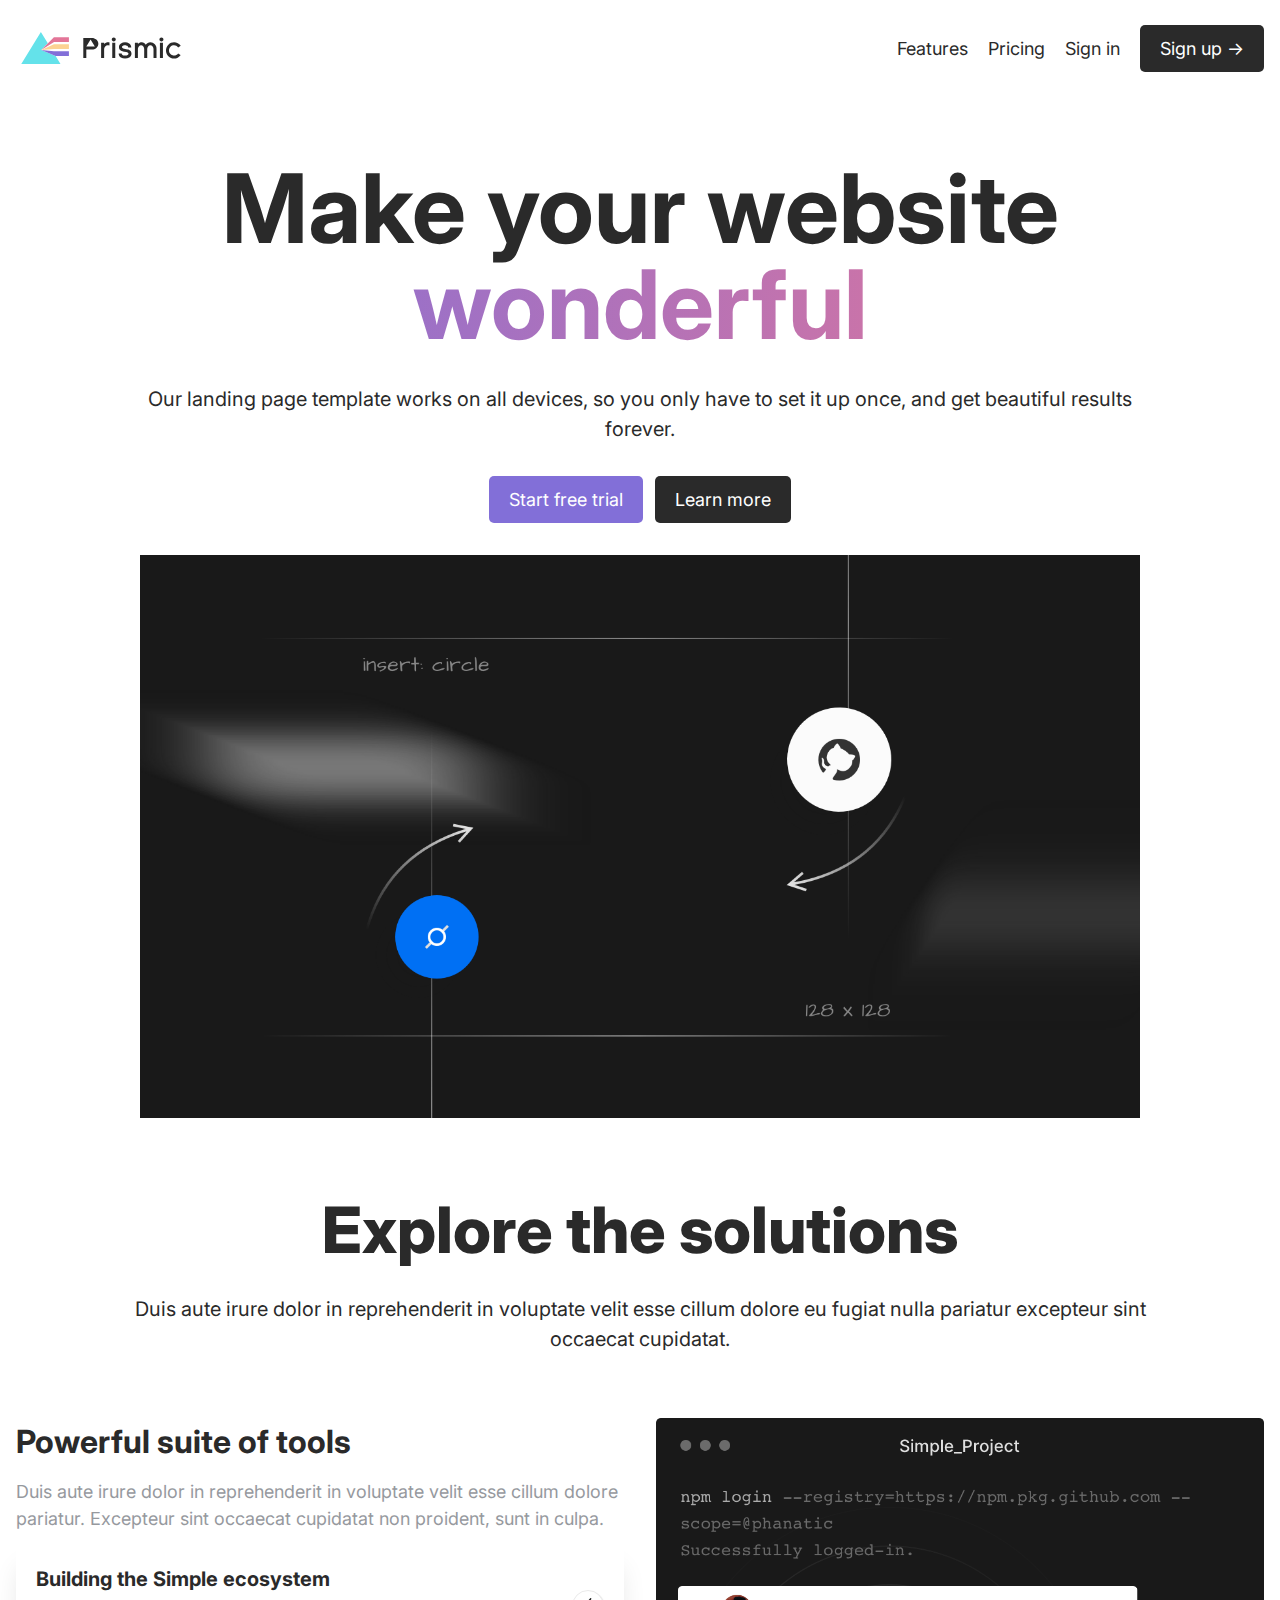
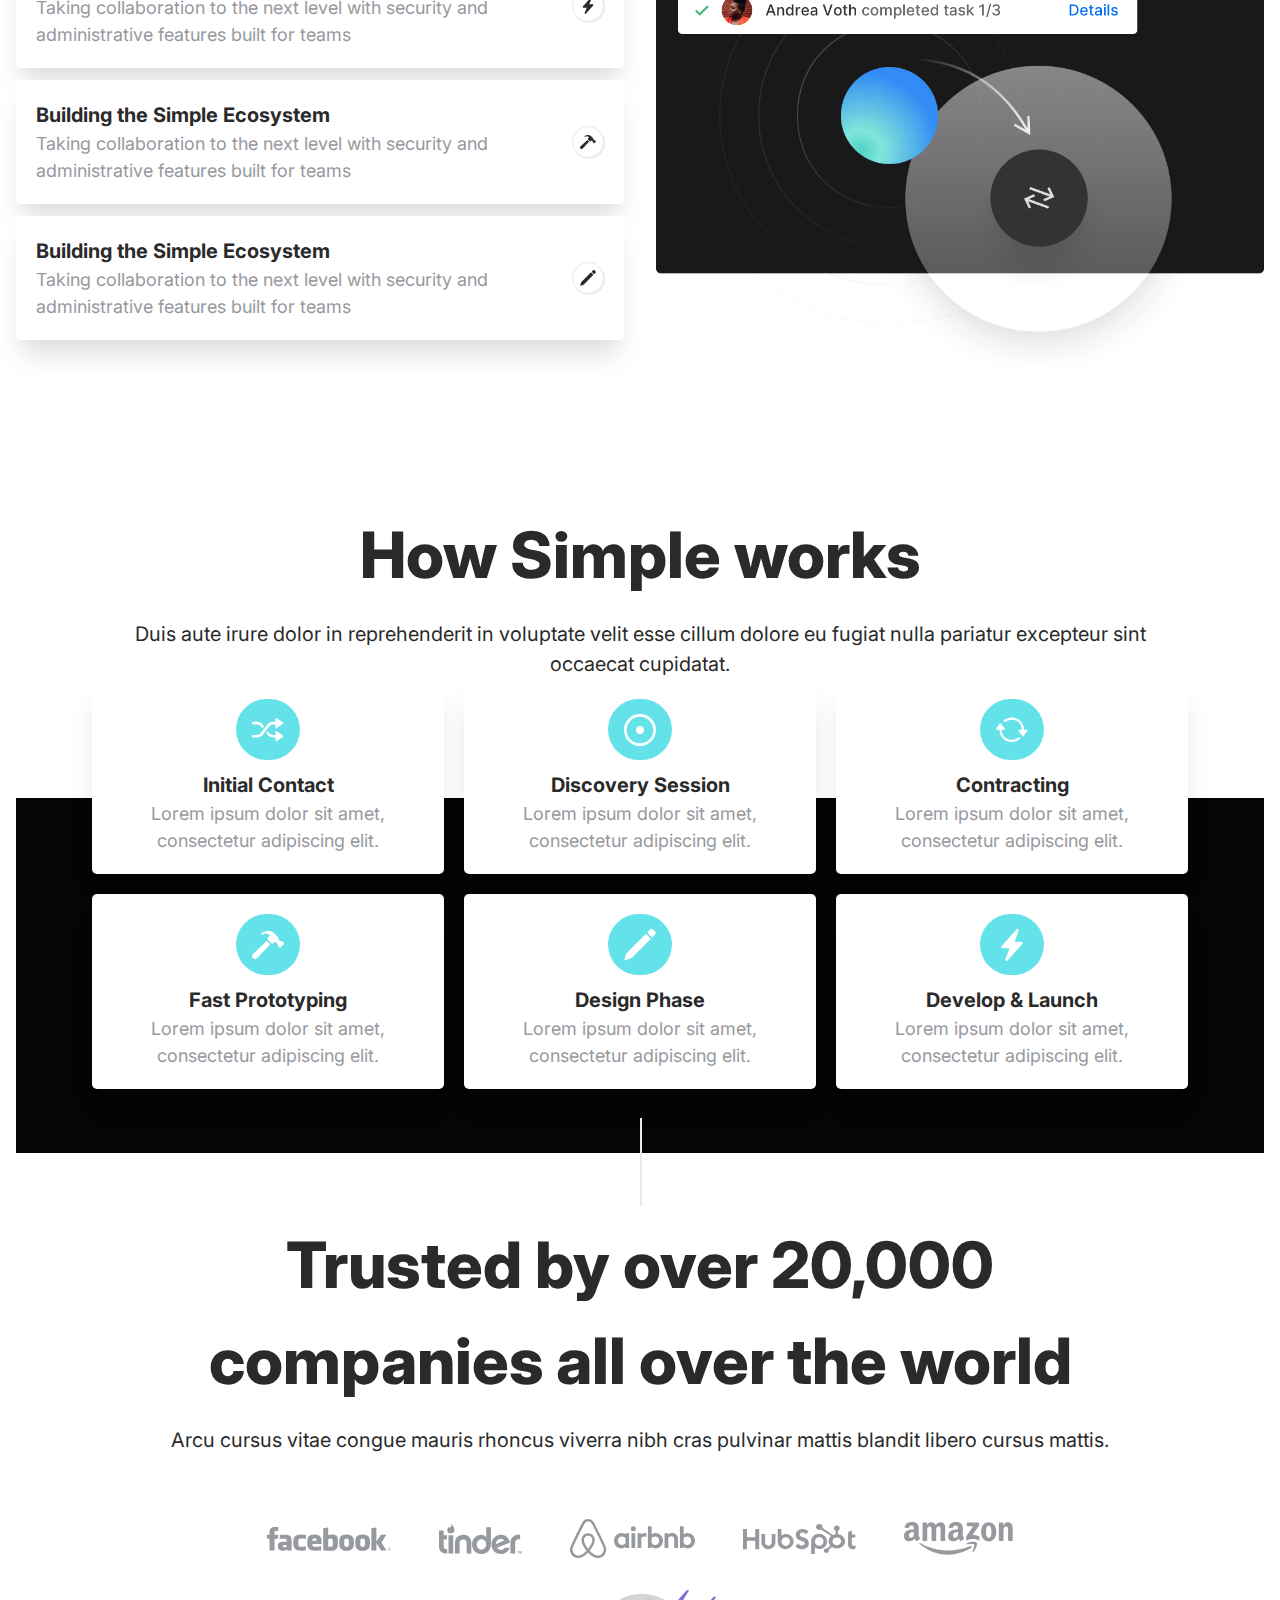
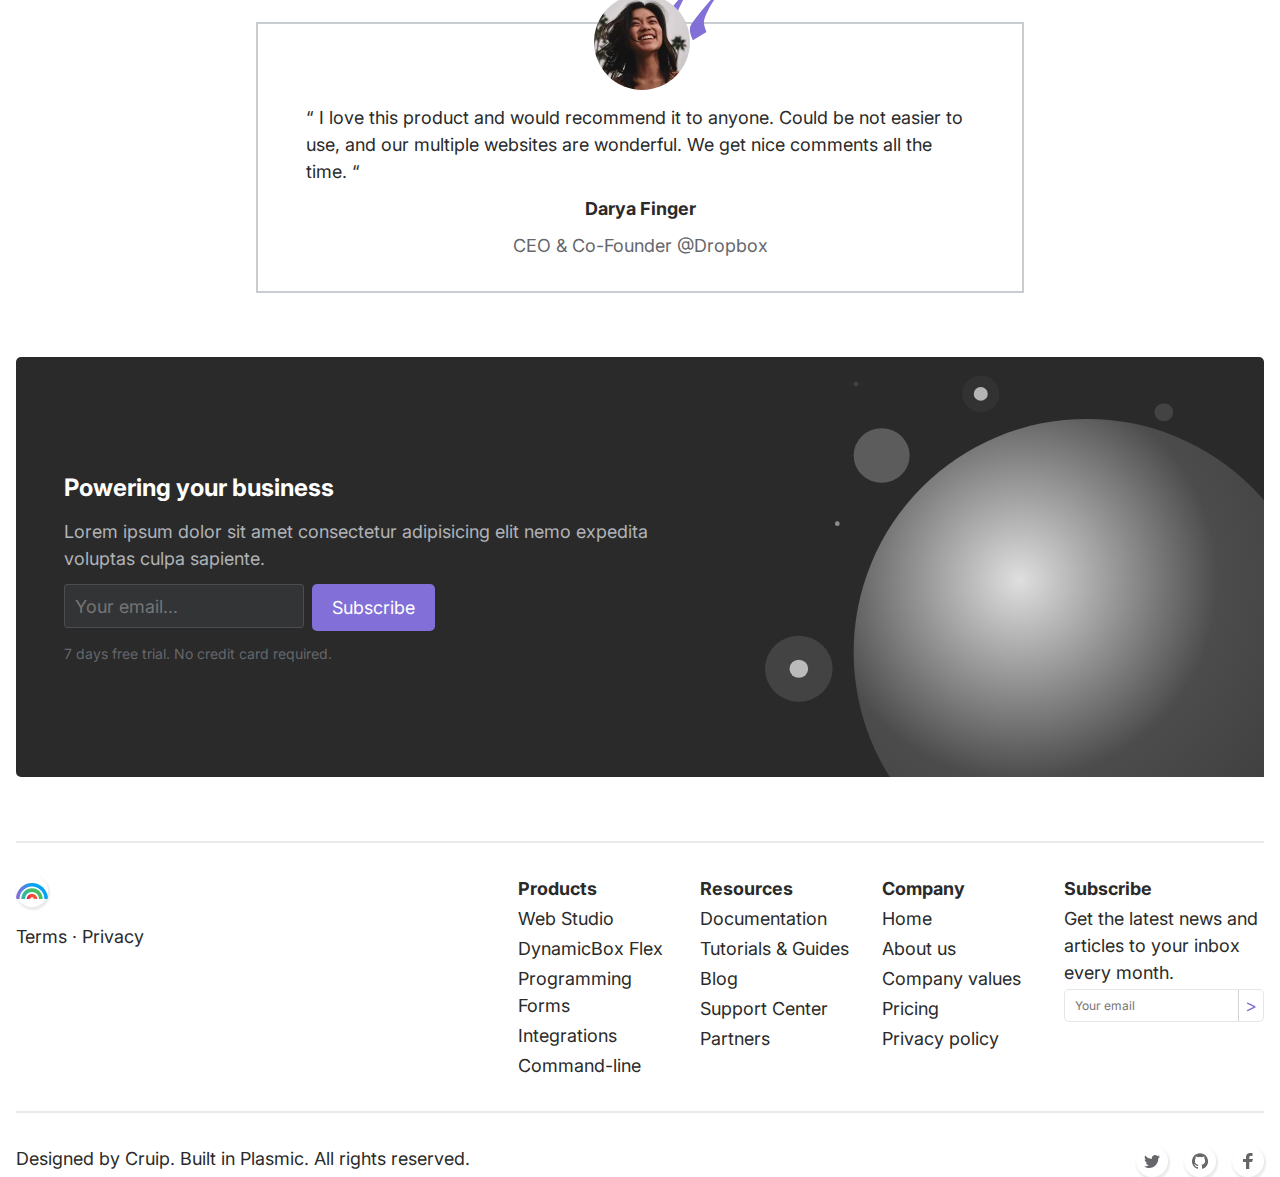
<file: index.html>
<!DOCTYPE html>
<html>

<head>
  <meta charSet="utf-8" />
  <meta http-equiv="x-ua-compatible" content="ie=edge" />
  <meta name="viewport" content="width=device-width, initial-scale=1, shrink-to-fit=no" />
  <style data-href="/styles.573c77e40ef574f00f56.css" id="gatsby-global-css">
    @import url(https://fonts.googleapis.com/css2?family=Inter%3Aital%2Cwght%400%2C400%3B0%2C700%3B0%2C800&display=swap);

    .__wab_flex-container {
      display: flex;
      flex: 1 1;
      align-self: stretch;
      pointer-events: none
    }

    .__wab_flex-container>* {
      pointer-events: auto
    }

    .__wab_slot {
      display: contents
    }

    .__wab_slot-string-wrapper {
      position: relative
    }

    .__wab_passthrough {
      display: contents
    }

    .plasmic__default_style-module--all--1UbrG {
      display: block;
      white-space: inherit;
      grid-row: auto;
      grid-column: auto;
      position: relative;
      background-size: 100% 100%;
      background-repeat: no-repeat;
      box-shadow: none;
      box-sizing: border-box;
      -webkit-text-decoration-line: none;
      text-decoration-line: none;
      transition-property: all;
      transition-timing-function: ease;
      transition-delay: 0s;
      transition-duration: 0s;
      margin: 0;
      border-width: 0
    }

    .plasmic__default_style-module--img--3BDX8 {
      display: inline-block
    }

    .plasmic__default_style-module--input--1PVjg {
      background: #fff
    }

    .plasmic__default_style-module--input--1PVjg,
    .plasmic__default_style-module--textarea--1cz8Q {
      padding: 2px
    }

    .plasmic__default_style-module--button--3_B5-,
    .plasmic__default_style-module--input--1PVjg,
    .plasmic__default_style-module--textarea--1cz8Q {
      font-family: inherit;
      line-height: inherit;
      font-size: inherit;
      font-style: inherit;
      font-weight: inherit;
      color: inherit;
      text-transform: inherit;
      border: 1px solid #d3d3d3
    }

    .plasmic__default_style-module--button--3_B5- {
      padding: 2px 6px;
      background: none
    }

    .plasmic__default_style-module--code--1LHH8,
    .plasmic__default_style-module--pre--2aVdG {
      font-family: inherit;
      line-height: inherit
    }

    .plasmic__default_style-module--h1--2h2tI,
    .plasmic__default_style-module--h2--112cp,
    .plasmic__default_style-module--h3---Fie0,
    .plasmic__default_style-module--h4--1yYvn,
    .plasmic__default_style-module--h5--12U7O,
    .plasmic__default_style-module--h6--27iIr {
      font-size: inherit;
      font-weight: inherit
    }

    .plasmic__default_style-module--address--2aj4K {
      font-style: inherit
    }

    .plasmic__default_style-module--ol--3i5It,
    .plasmic__default_style-module--ul--3kAOj {
      list-style-type: none;
      padding: 0
    }

    .plasmic__default_style-module--select--1O5j4 {
      padding: 2px 6px
    }

    .plasmic__default_style-module--li--6LkRE {
      list-style-type: none
    }

    .plasmic__default_style-module--plasmic_default__component_wrapper--3eZ8u {
      display: grid
    }

    .plasmic__default_style-module--__wab_text--2GF2O {
      display: inline-block
    }

    .plasmic__default_style-module--plasmic_page_wrapper--vaaM6 {
      display: flex;
      width: 100%;
      min-height: 100vh;
      align-items: stretch;
      align-self: start
    }

    .plasmic__default_style-module--plasmic_page_wrapper--vaaM6>* {
      height: auto !important
    }

    .plasmic_simple_light_landing_page-module--root_reset--3uN75 {
      font-family: Inter;
      font-size: 18px;
      font-weight: 400;
      font-style: normal;
      color: #2A2A2A;
      text-align: left;
      text-transform: none;
      line-height: 1.5;
      letter-spacing: normal;
      white-space: pre-wrap
    }

    .PlasmicAvatar-module--root--1-7YO {
      display: flex;
      width: auto;
      height: 96px;
      position: relative;
      overflow: hidden;
      border-radius: 48px
    }

    .PlasmicAvatar-module--img___0I5Q--1jr2O {
      position: relative;
      -o-object-fit: cover;
      object-fit: cover;
      width: 100%;
      height: 100%;
      min-width: 0;
      min-height: 0
    }

    .PlasmicLinkButton-module--root--ucDMT {
      display: inline-flex;
      width: auto;
      height: auto;
      position: relative;
      border-radius: 5px;
      padding: 10px 20px
    }

    .PlasmicLinkButton-module--root__type_solidBlue--YrzsS {
      background: #826FD8
    }

    .PlasmicLinkButton-module--root__type_solidBlack--3zm5A {
      background: #2A2A2A
    }

    .PlasmicLinkButton-module--root__type_outlineBlue--PqhIT {
      border: 1px solid #826FD8
    }

    .PlasmicLinkButton-module--root__type_small--eoaar {
      padding: 0
    }

    .PlasmicLinkButton-module--root__type_solidBlue--YrzsS:hover {
      background: #64E2EA
    }

    .PlasmicLinkButton-module--root__type_solidBlack--3zm5A:hover {
      background: #323436
    }

    .PlasmicLinkButton-module--slotText__type_solidBlack--3Y3mk,
    .PlasmicLinkButton-module--slotText__type_solidBlue--2ntsh {
      color: #fff
    }

    .PlasmicLinkButton-module--slotText__type_outlineBlue--3SQ16 {
      color: #826FD8
    }

    .PlasmicHeader-module--root--34PC_ {
      display: flex;
      width: 100%;
      height: auto;
      position: relative;
      justify-content: space-between;
      min-width: 0
    }

    .PlasmicHeader-module--avatar--NiwI1.__wab_instance {
      position: relative;
      flex-shrink: 0
    }

    .PlasmicHeader-module--svg--3aru2 {
      position: relative;
      -o-object-fit: cover;
      object-fit: cover;
      width: 170px;
      height: auto;
      min-height: 0
    }

    .PlasmicHeader-module--box--2m-DS {
      display: inline-flex;
      position: relative;
      flex-direction: row;
      width: auto
    }

    .PlasmicHeader-module--box--2m-DS>.__wab_flex-container {
      flex-direction: row;
      align-items: center;
      justify-content: flex-start;
      margin-left: -20px;
      width: calc(100% + 20px)
    }

    .PlasmicHeader-module--box--2m-DS>.__wab_flex-container>*,
    .PlasmicHeader-module--box--2m-DS>.__wab_flex-container>.__wab_slot>* {
      margin-left: 20px
    }

    @media (min-width:0px) and (max-width:768px) {
      .PlasmicHeader-module--box--2m-DS>.__wab_flex-container {
        margin-left: -16px;
        width: calc(100% + 16px);
        margin-top: 0;
        height: 100%
      }
    }

    @media (min-width:0px) and (max-width:768px) {

      .PlasmicHeader-module--box--2m-DS>.__wab_flex-container>*,
      .PlasmicHeader-module--box--2m-DS>.__wab_flex-container>.__wab_slot>* {
        margin-left: 16px;
        margin-top: 0
      }
    }

    .PlasmicHeader-module--linkButton__bnpEz--31bYX.__wab_instance,
    .PlasmicHeader-module--linkButton__pi53R--1K73I.__wab_instance,
    .PlasmicHeader-module--linkButton__tbwn2--3QjMi.__wab_instance,
    .PlasmicHeader-module--linkButton__x9K91--15QW5.__wab_instance {
      position: relative
    }

    .PlasmicTopSection-module--root--2B2t- {
      height: 100%;
      min-height: 0
    }

    .PlasmicTopSection-module--box__b6Y0K--2Vcly,
    .PlasmicTopSection-module--root--2B2t- {
      display: flex;
      width: 100%;
      position: relative;
      flex-direction: column;
      min-width: 0
    }

    .PlasmicTopSection-module--box__b6Y0K--2Vcly>.__wab_flex-container {
      flex-direction: column;
      align-items: center;
      justify-content: flex-start;
      margin-top: -32px;
      height: calc(100% + 32px)
    }

    .PlasmicTopSection-module--box__b6Y0K--2Vcly>.__wab_flex-container>*,
    .PlasmicTopSection-module--box__b6Y0K--2Vcly>.__wab_flex-container>.__wab_slot>* {
      margin-top: 32px
    }

    .PlasmicTopSection-module--box__iXlZa--3B1Hn {
      display: flex;
      position: relative;
      flex-direction: column;
      width: 100%;
      max-width: 1000px;
      min-width: 0
    }

    .PlasmicTopSection-module--box__iXlZa--3B1Hn>.__wab_flex-container {
      flex-direction: column;
      align-items: stretch;
      justify-content: flex-start;
      margin-top: -32px;
      height: calc(100% + 32px)
    }

    .PlasmicTopSection-module--box__iXlZa--3B1Hn>.__wab_flex-container>*,
    .PlasmicTopSection-module--box__iXlZa--3B1Hn>.__wab_flex-container>.__wab_slot>* {
      margin-top: 32px
    }

    .PlasmicTopSection-module--box__wnTe0--2Mf7M {
      display: flex;
      position: relative;
      flex-direction: column;
      align-items: stretch;
      justify-content: flex-start
    }

    .PlasmicTopSection-module--box__txZtJ--1DGy4 {
      font-size: 96px;
      font-weight: 700;
      text-align: center;
      line-height: 1
    }

    @media (min-width:0px) and (max-width:768px) {
      .PlasmicTopSection-module--box__txZtJ--1DGy4 {
        font-size: 48px
      }
    }

    .PlasmicTopSection-module--box___6Adyu--2KmBA {
      font-size: 96px;
      font-weight: 700;
      text-align: center;
      line-height: 1;
      color: rgba(51, 140, 245, 0);
      background: linear-gradient(90deg, #826FD8, #E37598) 0 0/100% 100%;
      background-clip: text;
      -webkit-background-clip: text
    }

    @media (min-width:0px) and (max-width:768px) {
      .PlasmicTopSection-module--box___6Adyu--2KmBA {
        font-size: 48px
      }
    }

    .PlasmicTopSection-module--box__pnmbw--YXSdi {
      position: relative;
      font-size: 20px;
      text-align: center
    }

    @media (min-width:0px) and (max-width:768px) {
      .PlasmicTopSection-module--box__pnmbw--YXSdi {
        font-size: 24px
      }
    }

    .PlasmicTopSection-module--box__yqsoF--1JCil {
      display: flex;
      position: relative;
      flex-direction: row
    }

    .PlasmicTopSection-module--box__yqsoF--1JCil>.__wab_flex-container {
      flex-direction: row;
      align-items: stretch;
      justify-content: flex-start;
      margin-left: -12px;
      width: calc(100% + 12px)
    }

    .PlasmicTopSection-module--box__yqsoF--1JCil>.__wab_flex-container>*,
    .PlasmicTopSection-module--box__yqsoF--1JCil>.__wab_flex-container>.__wab_slot>* {
      margin-left: 12px
    }

    .PlasmicTopSection-module--linkButton___3LFjd--3fZ_9.__wab_instance,
    .PlasmicTopSection-module--linkButton__hf190--1dNxM.__wab_instance {
      position: relative
    }

    .PlasmicTopSection-module--box__pd2Mc--8a0Ii {
      display: flex;
      position: relative;
      flex-direction: column;
      align-items: center;
      justify-content: flex-start;
      width: 100%;
      max-width: 1000px;
      min-width: 0
    }

    .PlasmicTopSection-module--img--TX3Qd {
      position: relative;
      -o-object-fit: cover;
      object-fit: cover;
      width: 100%;
      height: 100%;
      min-width: 0;
      min-height: 0
    }

    .PlasmicSection-module--root--3ky1P {
      display: flex;
      width: 100%;
      height: auto;
      position: relative;
      flex-direction: column;
      max-width: 1024px;
      min-width: 0
    }

    .PlasmicSection-module--root--3ky1P>.__wab_flex-container {
      flex-direction: column;
      justify-content: center;
      align-items: center;
      margin-top: -16px;
      height: calc(100% + 16px)
    }

    .PlasmicSection-module--root--3ky1P>.__wab_flex-container>*,
    .PlasmicSection-module--root--3ky1P>.__wab_flex-container>.__wab_slot>* {
      margin-top: 16px
    }

    .PlasmicSection-module--slotTitle--2fSGK {
      font-size: 64px;
      font-weight: 800;
      text-align: center
    }

    @media (min-width:0px) and (max-width:768px) {
      .PlasmicSection-module--slotTitle--2fSGK {
        font-size: 48px
      }
    }

    .PlasmicSection-module--slotSubtitle--1sZoE {
      font-size: 20px;
      text-align: center
    }

    @media (min-width:0px) and (max-width:768px) {
      .PlasmicSection-module--slotSubtitle--1sZoE {
        font-size: 24px
      }
    }

    .PlasmicFeatureCard-module--root--2o9Zx {
      display: flex;
      width: 352px;
      height: 195px;
      position: relative;
      flex-direction: column;
      box-shadow: 0 20px 25px -5px rgba(0, 0, 0, .12), 0 10px 10px -5px rgba(0, 0, 0, .02);
      border-radius: 5px;
      padding: 20px;
      background: #fff
    }

    .PlasmicFeatureCard-module--root--2o9Zx>.__wab_flex-container {
      flex-direction: column;
      justify-content: center;
      align-items: center;
      margin-top: -10px;
      height: calc(100% + 10px)
    }

    .PlasmicFeatureCard-module--root--2o9Zx>.__wab_flex-container>*,
    .PlasmicFeatureCard-module--root--2o9Zx>.__wab_flex-container>.__wab_slot>* {
      margin-top: 10px
    }

    .PlasmicFeatureCard-module--root__long--1alJX {
      height: auto;
      width: 100%;
      display: flex;
      flex-direction: row;
      min-width: 0
    }

    .PlasmicFeatureCard-module--root__long--1alJX>.__wab_flex-container {
      flex-direction: row;
      justify-content: space-between;
      margin-left: -10px;
      width: calc(100% + 10px);
      margin-top: 0;
      height: 100%
    }

    .PlasmicFeatureCard-module--root__long--1alJX>.__wab_flex-container>*,
    .PlasmicFeatureCard-module--root__long--1alJX>.__wab_flex-container>.__wab_slot>* {
      margin-left: 10px;
      margin-top: 0
    }

    .PlasmicFeatureCard-module--box__l0Xvq--1wtR8 {
      display: flex;
      position: relative;
      flex-direction: row;
      align-items: center;
      justify-content: center;
      overflow: hidden;
      border-radius: 32px
    }

    .PlasmicFeatureCard-module--box__wlty9--2AlEn {
      display: flex;
      position: relative;
      flex-direction: row;
      align-items: center;
      justify-content: center;
      width: 64px;
      height: 64px;
      flex-shrink: 0;
      background: #64E2EA
    }

    .PlasmicFeatureCard-module--svg__antst--1Xy6K {
      position: relative;
      -o-object-fit: cover;
      object-fit: cover;
      width: 48px;
      height: 48px;
      flex-shrink: 0
    }

    .PlasmicFeatureCard-module--box__sMePy--E2ZS8 {
      display: flex;
      position: relative;
      flex-direction: column;
      align-items: stretch;
      justify-content: flex-start
    }

    .PlasmicFeatureCard-module--box__long__sMePYqqAI--2usnw {
      align-items: flex-start
    }

    .PlasmicFeatureCard-module--slotTitle--f-M6A {
      font-size: 20px;
      font-weight: 700;
      text-align: center
    }

    .PlasmicFeatureCard-module--slotDescription--ek_se {
      color: #96999e;
      text-align: center
    }

    .PlasmicFeatureCard-module--slotDescription__long--1CZ_e {
      text-align: left
    }

    .PlasmicFeatureCard-module--box___94UV--3PXhU {
      display: flex;
      position: relative;
      flex-direction: column;
      align-items: stretch;
      justify-content: flex-start
    }

    .PlasmicFeatureCard-module--box__long___94UVqqAI--2jpD- {
      width: 32px;
      height: 32px;
      overflow: hidden;
      justify-content: center;
      align-items: center;
      box-shadow: 1px 1px 1px 0 #eaeaea;
      flex-shrink: 0;
      border-radius: 16px;
      background: #fff;
      border: 1px solid #eaeaea
    }

    .PlasmicFeatureCard-module--svg__jO6Fg--3dtB4 {
      width: 16px;
      height: 16px;
      position: relative;
      -o-object-fit: cover;
      object-fit: cover;
      flex-shrink: 0
    }

    .PlasmicTestimonial-module--root--1OvVg {
      display: flex;
      position: relative;
      flex-direction: column;
      align-items: stretch;
      justify-content: flex-start
    }

    .PlasmicTestimonial-module--avatar--2sG2n.__wab_instance {
      position: absolute;
      left: 44.01%;
      top: -28px;
      z-index: 2;
      flex-shrink: 0
    }

    .PlasmicTestimonial-module--img--1b-5E {
      position: relative;
      -o-object-fit: cover;
      object-fit: cover;
      width: 100%;
      height: 100%;
      min-width: 0;
      min-height: 0
    }

    .PlasmicTestimonial-module--svg--2k7rd {
      position: absolute;
      -o-object-fit: cover;
      object-fit: cover;
      width: 64px;
      height: 64px;
      left: 52%;
      top: -40px;
      color: #826FD8;
      z-index: 1;
      flex-shrink: 0
    }

    .PlasmicTestimonial-module--box__cibCn--3vAcp {
      display: flex;
      width: 100%;
      height: auto;
      max-width: 768px;
      flex-direction: column;
      min-width: 0;
      padding: 80px 48px 32px;
      border: 2px solid #c9ccd1
    }

    .PlasmicTestimonial-module--box__cibCn--3vAcp>.__wab_flex-container {
      flex-direction: column;
      align-items: center;
      justify-content: center;
      margin-top: -10px;
      height: calc(100% + 10px)
    }

    .PlasmicTestimonial-module--box__cibCn--3vAcp>.__wab_flex-container>*,
    .PlasmicTestimonial-module--box__cibCn--3vAcp>.__wab_flex-container>.__wab_slot>* {
      margin-top: 10px
    }

    .PlasmicTestimonial-module--box___0Qbd--1CiMv {
      position: relative
    }

    .PlasmicTestimonial-module--box___7TdVw--2mhhO {
      position: relative;
      font-weight: 700
    }

    .PlasmicTestimonial-module--box___7AVlp--3ZG2Q {
      position: relative;
      color: #65676b
    }

    .PlasmicHomeCta-module--root--2Am2m {
      display: flex;
      width: 100%;
      height: auto;
      position: relative;
      justify-content: space-between;
      max-height: 420px;
      min-width: 0;
      border-radius: 5px;
      background: #2A2A2A
    }

    @media (min-width:0px) and (max-width:768px) {
      .PlasmicHomeCta-module--root--2Am2m {
        width: 100%;
        height: 100%;
        min-width: 0;
        min-height: 0
      }
    }

    .PlasmicHomeCta-module--box___3SC82--U4j-s {
      display: flex;
      position: relative;
      flex-direction: column;
      width: 60%;
      padding: 32px 48px
    }

    .PlasmicHomeCta-module--box___3SC82--U4j-s>.__wab_flex-container {
      flex-direction: column;
      align-items: stretch;
      justify-content: center;
      margin-top: -12px;
      height: calc(100% + 12px)
    }

    .PlasmicHomeCta-module--box___3SC82--U4j-s>.__wab_flex-container>*,
    .PlasmicHomeCta-module--box___3SC82--U4j-s>.__wab_flex-container>.__wab_slot>* {
      margin-top: 12px
    }

    @media (min-width:0px) and (max-width:768px) {
      .PlasmicHomeCta-module--box___3SC82--U4j-s {
        width: 100%;
        min-width: 0
      }
    }

    .PlasmicHomeCta-module--box__dbtDm--1zw7E {
      position: relative;
      color: #fff;
      font-size: 24px;
      font-weight: 700
    }

    .PlasmicHomeCta-module--box__zV9X--3ric- {
      position: relative;
      color: #b0b3b8
    }

    .PlasmicHomeCta-module--box__tCGa--jwL_3 {
      display: flex;
      position: relative;
      flex-direction: row
    }

    .PlasmicHomeCta-module--box__tCGa--jwL_3>.__wab_flex-container {
      flex-direction: row;
      align-items: stretch;
      justify-content: flex-start;
      margin-left: -8px;
      width: calc(100% + 8px)
    }

    .PlasmicHomeCta-module--box__tCGa--jwL_3>.__wab_flex-container>*,
    .PlasmicHomeCta-module--box__tCGa--jwL_3>.__wab_flex-container>.__wab_slot>* {
      margin-left: 8px
    }

    @media (min-width:0px) and (max-width:768px) {
      .PlasmicHomeCta-module--box__tCGa--jwL_3 {
        display: flex;
        flex-direction: column
      }
    }

    @media (min-width:0px) and (max-width:768px) {
      .PlasmicHomeCta-module--box__tCGa--jwL_3>.__wab_flex-container {
        flex-direction: column;
        align-items: flex-start;
        margin-left: 0;
        width: 100%;
        margin-top: -8px;
        height: calc(100% + 8px)
      }
    }

    @media (min-width:0px) and (max-width:768px) {

      .PlasmicHomeCta-module--box__tCGa--jwL_3>.__wab_flex-container>*,
      .PlasmicHomeCta-module--box__tCGa--jwL_3>.__wab_flex-container>.__wab_slot>* {
        margin-left: 0;
        margin-top: 8px
      }
    }

    .PlasmicHomeCta-module--textbox--1pm9S {
      position: relative;
      width: 240px;
      color: #fff;
      padding-left: 10px;
      padding-right: 10px;
      height: 44px;
      flex-shrink: 0;
      border-radius: 3px;
      background: #323436;
      border: 1px solid #4a4c4f
    }

    @media (min-width:0px) and (max-width:768px) {
      .PlasmicHomeCta-module--textbox--1pm9S {
        width: 100%;
        min-width: 0
      }
    }

    .PlasmicHomeCta-module--linkButton--2rfYO.__wab_instance {
      position: relative
    }

    .PlasmicHomeCta-module--box__jjM38--27RTh {
      position: relative;
      color: #65676b;
      font-size: 14px
    }

    .PlasmicHomeCta-module--box__gh4H--1R1Fy {
      display: flex;
      position: relative;
      flex-direction: column;
      align-items: stretch;
      justify-content: flex-start;
      width: 40%
    }

    .PlasmicHomeCta-module--svg--1sl35 {
      position: relative;
      -o-object-fit: cover;
      object-fit: cover;
      width: 100%;
      height: 100%;
      min-width: 0;
      min-height: 0
    }

    .PlasmicIconLink-module--root--3T5Ij {
      display: flex;
      width: 32px;
      height: 32px;
      position: relative
    }

    .PlasmicIconLink-module--box--2SKDj {
      display: flex;
      position: relative;
      flex-direction: row;
      align-items: center;
      justify-content: center;
      width: 100%;
      height: 100%;
      box-shadow: 1px 2px 2px 1px #eaeaea;
      min-width: 0;
      min-height: 0;
      border-radius: 16px;
      background: #fff
    }

    .PlasmicIconLink-module--slotIcon--2Ihmq {
      color: #2A2A2A
    }

    .PlasmicIconLink-module--svg__oNWpp--3pqr5 {
      position: relative;
      -o-object-fit: cover;
      object-fit: cover;
      color: #65676b;
      width: 32px;
      height: 32px;
      flex-shrink: 0
    }

    .PlasmicFooter-module--root--2Nkxw {
      display: flex;
      width: 100%;
      height: auto;
      position: relative;
      flex-direction: column;
      min-width: 0
    }

    .PlasmicFooter-module--root--2Nkxw>.__wab_flex-container {
      flex-direction: column;
      margin-top: -32px;
      height: calc(100% + 32px)
    }

    .PlasmicFooter-module--root--2Nkxw>.__wab_flex-container>*,
    .PlasmicFooter-module--root--2Nkxw>.__wab_flex-container>.__wab_slot>* {
      margin-top: 32px
    }

    .PlasmicFooter-module--box__tyCn3--1_jSn {
      display: block;
      position: relative;
      width: 100%;
      height: 1px;
      min-width: 0;
      flex-shrink: 0;
      border: 1px solid #eaeaea
    }

    .PlasmicFooter-module--box__lrRwv--hrHtO {
      display: flex;
      position: relative;
      flex-direction: row;
      left: auto;
      top: auto;
      width: 100%;
      height: auto;
      min-width: 0
    }

    .PlasmicFooter-module--box__lrRwv--hrHtO>.__wab_flex-container {
      flex-direction: row;
      align-items: stretch;
      justify-content: space-between;
      margin-left: -20px;
      width: calc(100% + 20px)
    }

    .PlasmicFooter-module--box__lrRwv--hrHtO>.__wab_flex-container>*,
    .PlasmicFooter-module--box__lrRwv--hrHtO>.__wab_flex-container>.__wab_slot>* {
      margin-left: 20px
    }

    @media (min-width:0px) and (max-width:768px) {
      .PlasmicFooter-module--box__lrRwv--hrHtO {
        display: flex;
        flex-direction: column
      }
    }

    @media (min-width:0px) and (max-width:768px) {
      .PlasmicFooter-module--box__lrRwv--hrHtO>.__wab_flex-container {
        flex-direction: column;
        margin-left: 0;
        width: 100%;
        margin-top: -32px;
        height: calc(100% + 32px)
      }
    }

    @media (min-width:0px) and (max-width:768px) {

      .PlasmicFooter-module--box__lrRwv--hrHtO>.__wab_flex-container>*,
      .PlasmicFooter-module--box__lrRwv--hrHtO>.__wab_flex-container>.__wab_slot>* {
        margin-left: 0;
        margin-top: 32px
      }
    }

    .PlasmicFooter-module--box__tAclb--1qqM9 {
      display: flex;
      position: relative;
      flex-direction: column;
      width: 128px;
      flex-shrink: 0
    }

    .PlasmicFooter-module--box__tAclb--1qqM9>.__wab_flex-container {
      flex-direction: column;
      align-items: stretch;
      justify-content: flex-start;
      margin-top: -16px;
      height: calc(100% + 16px)
    }

    .PlasmicFooter-module--box__tAclb--1qqM9>.__wab_flex-container>*,
    .PlasmicFooter-module--box__tAclb--1qqM9>.__wab_flex-container>.__wab_slot>* {
      margin-top: 16px
    }

    .PlasmicFooter-module--iconLink__zQt1--1aJAv.__wab_instance {
      position: relative;
      flex-shrink: 0
    }

    .PlasmicFooter-module--svg__ijR1--3wZqM {
      position: relative;
      -o-object-fit: cover;
      object-fit: cover;
      color: #65676b;
      width: 32px;
      height: 32px
    }

    .PlasmicFooter-module--box__wnTa9--2QEAZ {
      display: flex;
      position: relative;
      flex-direction: row;
      align-items: stretch;
      justify-content: flex-start
    }

    .PlasmicFooter-module--link__vsVyw--2psCr {
      color: #2A2A2A
    }

    .PlasmicFooter-module--root--2Nkxw .PlasmicFooter-module--link__vsVyw--2psCr:hover {
      -webkit-text-decoration-line: underline;
      text-decoration-line: underline;
      color: #050505
    }

    .PlasmicFooter-module--box__apdX4--32yTE {
      position: relative
    }

    .PlasmicFooter-module--link___5KiK5--3BGVd {
      position: relative;
      color: #2A2A2A
    }

    .PlasmicFooter-module--root--2Nkxw .PlasmicFooter-module--link___5KiK5--3BGVd:hover {
      -webkit-text-decoration-line: underline;
      text-decoration-line: underline;
      color: #050505
    }

    .PlasmicFooter-module--box___7RPas--3De0b {
      display: flex;
      position: relative;
      flex-direction: row
    }

    .PlasmicFooter-module--box___7RPas--3De0b>.__wab_flex-container {
      flex-direction: row;
      align-items: stretch;
      justify-content: flex-end;
      margin-left: -32px;
      width: calc(100% + 32px)
    }

    .PlasmicFooter-module--box___7RPas--3De0b>.__wab_flex-container>*,
    .PlasmicFooter-module--box___7RPas--3De0b>.__wab_flex-container>.__wab_slot>* {
      margin-left: 32px
    }

    @media (min-width:0px) and (max-width:768px) {
      .PlasmicFooter-module--box___7RPas--3De0b {
        display: flex;
        flex-direction: column
      }
    }

    @media (min-width:0px) and (max-width:768px) {
      .PlasmicFooter-module--box___7RPas--3De0b>.__wab_flex-container {
        flex-direction: column;
        margin-left: 0;
        width: 100%;
        margin-top: -32px;
        height: calc(100% + 32px)
      }
    }

    @media (min-width:0px) and (max-width:768px) {

      .PlasmicFooter-module--box___7RPas--3De0b>.__wab_flex-container>*,
      .PlasmicFooter-module--box___7RPas--3De0b>.__wab_flex-container>.__wab_slot>* {
        margin-left: 0;
        margin-top: 32px
      }
    }

    .PlasmicFooter-module--box__ulGhq--1e_aN {
      display: flex;
      position: relative;
      flex-direction: column;
      width: 150px;
      flex-shrink: 0
    }

    .PlasmicFooter-module--box__ulGhq--1e_aN>.__wab_flex-container {
      flex-direction: column;
      align-items: stretch;
      justify-content: flex-start;
      margin-top: -3px;
      height: calc(100% + 3px)
    }

    .PlasmicFooter-module--box__ulGhq--1e_aN>.__wab_flex-container>*,
    .PlasmicFooter-module--box__ulGhq--1e_aN>.__wab_flex-container>.__wab_slot>* {
      margin-top: 3px
    }

    .PlasmicFooter-module--box__bdQzo--2Z0bR {
      position: relative;
      font-weight: 700
    }

    .PlasmicFooter-module--link__hKboq--3z_kl {
      position: relative;
      color: #2A2A2A
    }

    .PlasmicFooter-module--root--2Nkxw .PlasmicFooter-module--link__hKboq--3z_kl:hover {
      color: #050505
    }

    .PlasmicFooter-module--link__ndovs--2OuH7 {
      position: relative;
      color: #2A2A2A
    }

    .PlasmicFooter-module--root--2Nkxw .PlasmicFooter-module--link__ndovs--2OuH7:hover {
      color: #050505
    }

    .PlasmicFooter-module--link__blVk--4KWLR {
      position: relative;
      color: #2A2A2A
    }

    .PlasmicFooter-module--root--2Nkxw .PlasmicFooter-module--link__blVk--4KWLR:hover {
      color: #050505
    }

    .PlasmicFooter-module--link___7QOdl--2xYbE {
      position: relative;
      color: #2A2A2A
    }

    .PlasmicFooter-module--root--2Nkxw .PlasmicFooter-module--link___7QOdl--2xYbE:hover {
      color: #050505
    }

    .PlasmicFooter-module--link__ryN92--2N5az {
      position: relative;
      color: #2A2A2A
    }

    .PlasmicFooter-module--root--2Nkxw .PlasmicFooter-module--link__ryN92--2N5az:hover {
      color: #050505
    }

    .PlasmicFooter-module--box__cCMiK---2bs- {
      display: flex;
      position: relative;
      flex-direction: column;
      width: 150px;
      flex-shrink: 0
    }

    .PlasmicFooter-module--box__cCMiK---2bs->.__wab_flex-container {
      flex-direction: column;
      align-items: stretch;
      justify-content: flex-start;
      margin-top: -3px;
      height: calc(100% + 3px)
    }

    .PlasmicFooter-module--box__cCMiK---2bs->.__wab_flex-container>*,
    .PlasmicFooter-module--box__cCMiK---2bs->.__wab_flex-container>.__wab_slot>* {
      margin-top: 3px
    }

    .PlasmicFooter-module--box__eCyBq--Snwvd {
      position: relative;
      font-weight: 700
    }

    .PlasmicFooter-module--link__vtjy9--1wwr8 {
      position: relative;
      color: #2A2A2A
    }

    .PlasmicFooter-module--root--2Nkxw .PlasmicFooter-module--link__vtjy9--1wwr8:hover {
      color: #050505
    }

    .PlasmicFooter-module--link__xmMhH--HNJYs {
      position: relative;
      color: #2A2A2A
    }

    .PlasmicFooter-module--root--2Nkxw .PlasmicFooter-module--link__xmMhH--HNJYs:hover {
      color: #050505
    }

    .PlasmicFooter-module--link__muXi--sbjpt {
      position: relative;
      color: #2A2A2A
    }

    .PlasmicFooter-module--root--2Nkxw .PlasmicFooter-module--link__muXi--sbjpt:hover {
      color: #050505
    }

    .PlasmicFooter-module--link__zx72Q--2zZ7W {
      position: relative;
      color: #2A2A2A
    }

    .PlasmicFooter-module--root--2Nkxw .PlasmicFooter-module--link__zx72Q--2zZ7W:hover {
      color: #050505
    }

    .PlasmicFooter-module--link__ga51D--3Z2Nm {
      position: relative;
      color: #2A2A2A
    }

    .PlasmicFooter-module--root--2Nkxw .PlasmicFooter-module--link__ga51D--3Z2Nm:hover {
      color: #050505
    }

    .PlasmicFooter-module--box___686Ym--3kSIo {
      display: flex;
      flex-direction: column;
      width: 150px;
      flex-shrink: 0
    }

    .PlasmicFooter-module--box___686Ym--3kSIo>.__wab_flex-container {
      flex-direction: column;
      align-items: stretch;
      justify-content: flex-start;
      margin-top: -3px;
      height: calc(100% + 3px)
    }

    .PlasmicFooter-module--box___686Ym--3kSIo>.__wab_flex-container>*,
    .PlasmicFooter-module--box___686Ym--3kSIo>.__wab_flex-container>.__wab_slot>* {
      margin-top: 3px
    }

    .PlasmicFooter-module--box__mIDoU--25Z73 {
      position: relative;
      font-weight: 700
    }

    .PlasmicFooter-module--link__bmdzi--1wPKy {
      position: relative;
      color: #2A2A2A
    }

    .PlasmicFooter-module--root--2Nkxw .PlasmicFooter-module--link__bmdzi--1wPKy:hover {
      color: #050505
    }

    .PlasmicFooter-module--link___2NOvJ--RoaF0 {
      position: relative;
      color: #2A2A2A
    }

    .PlasmicFooter-module--root--2Nkxw .PlasmicFooter-module--link___2NOvJ--RoaF0:hover {
      color: #050505
    }

    .PlasmicFooter-module--link__o7P4K--2AHr2 {
      position: relative;
      color: #2A2A2A
    }

    .PlasmicFooter-module--root--2Nkxw .PlasmicFooter-module--link__o7P4K--2AHr2:hover {
      color: #050505
    }

    .PlasmicFooter-module--link__js5Zr--2uMT1 {
      position: relative;
      color: #2A2A2A
    }

    .PlasmicFooter-module--root--2Nkxw .PlasmicFooter-module--link__js5Zr--2uMT1:hover {
      color: #050505
    }

    .PlasmicFooter-module--link__kbOc4--3Q6AX {
      position: relative;
      color: #2A2A2A
    }

    .PlasmicFooter-module--root--2Nkxw .PlasmicFooter-module--link__kbOc4--3Q6AX:hover {
      color: #050505
    }

    .PlasmicFooter-module--box__l9VuR--2gfyH {
      display: flex;
      position: relative;
      flex-direction: column;
      width: 200px;
      flex-shrink: 0
    }

    .PlasmicFooter-module--box__l9VuR--2gfyH>.__wab_flex-container {
      flex-direction: column;
      align-items: stretch;
      justify-content: flex-start;
      margin-top: -3px;
      height: calc(100% + 3px)
    }

    .PlasmicFooter-module--box__l9VuR--2gfyH>.__wab_flex-container>*,
    .PlasmicFooter-module--box__l9VuR--2gfyH>.__wab_flex-container>.__wab_slot>* {
      margin-top: 3px
    }

    .PlasmicFooter-module--box__dDb8W--1b8K_ {
      position: relative;
      font-weight: 700
    }

    .PlasmicFooter-module--box__o0XiN--3bhy9 {
      position: relative
    }

    .PlasmicFooter-module--box___5Hl8B--3aiok {
      display: flex;
      position: relative;
      flex-direction: row;
      align-items: center;
      justify-content: center;
      width: 100%;
      min-width: 0;
      border-radius: 5px;
      border: 1px solid #e4e6eb
    }

    .PlasmicFooter-module--textbox--2iVbX {
      position: relative;
      width: 100%;
      padding-left: 10px;
      padding-right: 10px;
      font-size: 12px;
      min-width: 0;
      border-width: 0
    }

    .PlasmicFooter-module--button--Lj5uW {
      position: relative;
      color: #826FD8;
      border-width: 0 0 0 1px;
      border-left-style: solid
    }

    .PlasmicFooter-module--box__wmMh--3PZFn {
      display: block;
      position: relative;
      width: 100%;
      height: 1px;
      min-width: 0;
      flex-shrink: 0;
      border: 1px solid #eaeaea
    }

    .PlasmicFooter-module--box__zfrj5--3kMwv {
      display: flex;
      position: relative;
      flex-direction: row;
      align-items: stretch;
      justify-content: space-between;
      left: auto;
      top: auto;
      width: 100%;
      height: auto;
      min-width: 0
    }

    @media (min-width:0px) and (max-width:768px) {
      .PlasmicFooter-module--box__zfrj5--3kMwv {
        display: flex;
        flex-direction: column
      }
    }

    @media (min-width:0px) and (max-width:768px) {
      .PlasmicFooter-module--box__zfrj5--3kMwv>.__wab_flex-container {
        flex-direction: column;
        margin-left: 0;
        width: 100%;
        margin-top: -8px;
        height: calc(100% + 8px)
      }
    }

    @media (min-width:0px) and (max-width:768px) {

      .PlasmicFooter-module--box__zfrj5--3kMwv>.__wab_flex-container>*,
      .PlasmicFooter-module--box__zfrj5--3kMwv>.__wab_flex-container>.__wab_slot>* {
        margin-left: 0;
        margin-top: 8px
      }
    }

    .PlasmicFooter-module--box__pjtOt--15a-B {
      display: flex;
      position: relative;
      flex-direction: row;
      align-items: stretch;
      justify-content: flex-start
    }

    .PlasmicFooter-module--link__qUiu5--T3pHG {
      position: relative;
      color: #2A2A2A;
      height: auto
    }

    .PlasmicFooter-module--root--2Nkxw .PlasmicFooter-module--link__qUiu5--T3pHG:hover {
      -webkit-text-decoration-line: underline;
      text-decoration-line: underline
    }

    .PlasmicFooter-module--link__bHyNw--2vupB {
      position: relative;
      color: #2A2A2A
    }

    .PlasmicFooter-module--root--2Nkxw .PlasmicFooter-module--link__bHyNw--2vupB:hover {
      -webkit-text-decoration-line: underline;
      text-decoration-line: underline
    }

    .PlasmicFooter-module--box__xg5Kv--2YUSI {
      position: relative;
      height: auto;
      width: auto;
      display: inline-block
    }

    .PlasmicFooter-module--box__pbvQo--2Fy3f {
      display: flex;
      position: relative;
      flex-direction: row
    }

    .PlasmicFooter-module--box__pbvQo--2Fy3f>.__wab_flex-container {
      flex-direction: row;
      align-items: stretch;
      justify-content: flex-start;
      margin-left: -16px;
      width: calc(100% + 16px)
    }

    .PlasmicFooter-module--box__pbvQo--2Fy3f>.__wab_flex-container>*,
    .PlasmicFooter-module--box__pbvQo--2Fy3f>.__wab_flex-container>.__wab_slot>* {
      margin-left: 16px
    }

    .PlasmicFooter-module--iconLink___6I6TS--2TWV3.__wab_instance {
      position: relative;
      flex-shrink: 0
    }

    .PlasmicFooter-module--svg__syqZz--3hMRr {
      position: relative;
      -o-object-fit: cover;
      object-fit: cover;
      color: #65676b;
      width: 32px;
      height: 32px
    }

    .PlasmicFooter-module--root--2Nkxw .PlasmicFooter-module--svg__syqZz--3hMRr:hover {
      color: #2A2A2A
    }

    .PlasmicFooter-module--iconLink__eidqr--1_t30.__wab_instance {
      position: relative;
      flex-shrink: 0
    }

    .PlasmicFooter-module--svg___8Nq65--1pWUm {
      position: relative;
      -o-object-fit: cover;
      object-fit: cover;
      color: #65676b;
      width: 32px;
      height: 32px
    }

    .PlasmicFooter-module--root--2Nkxw .PlasmicFooter-module--svg___8Nq65--1pWUm:hover {
      color: #2A2A2A
    }

    .PlasmicFooter-module--iconLink___1EYoE--3GtUd.__wab_instance {
      position: relative;
      flex-shrink: 0
    }

    .PlasmicFooter-module--svg__zRwxK--1KlDz {
      position: relative;
      -o-object-fit: cover;
      object-fit: cover;
      color: #65676b;
      width: 32px;
      height: 32px
    }

    .PlasmicFooter-module--root--2Nkxw .PlasmicFooter-module--svg__zRwxK--1KlDz:hover {
      color: #2A2A2A
    }

    .PlasmicHome-module--root--431od {
      display: flex;
      position: relative;
      flex-direction: column;
      align-items: center;
      justify-content: flex-start;
      width: 100%;
      height: 100%;
      padding-right: 16px;
      padding-left: 16px;
      min-width: 0;
      min-height: 0
    }

    @media (min-width:0px) and (max-width:768px) {
      .PlasmicHome-module--root--431od {
        width: 100%;
        height: 100%;
        min-width: 0;
        min-height: 0
      }
    }

    .PlasmicHome-module--box__ukiGp--1Rh-Y {
      display: flex;
      width: 100%;
      height: auto;
      flex-direction: column;
      max-width: 1600px;
      min-width: 0
    }

    .PlasmicHome-module--box__ukiGp--1Rh-Y>.__wab_flex-container {
      flex-direction: column;
      justify-content: flex-start;
      align-items: center;
      margin-top: -64px;
      height: calc(100% + 64px)
    }

    .PlasmicHome-module--box__ukiGp--1Rh-Y>.__wab_flex-container>*,
    .PlasmicHome-module--box__ukiGp--1Rh-Y>.__wab_flex-container>.__wab_slot>* {
      margin-top: 64px
    }

    .PlasmicHome-module--header--39kFl.__wab_instance,
    .PlasmicHome-module--section__p8PCm--2z3Sw.__wab_instance,
    .PlasmicHome-module--topSection--24kBr.__wab_instance {
      position: relative
    }

    .PlasmicHome-module--box__y7V4Q--2d_fW {
      display: flex;
      position: relative;
      flex-direction: row;
      width: 100%;
      min-width: 0
    }

    .PlasmicHome-module--box__y7V4Q--2d_fW>.__wab_flex-container {
      flex-direction: row;
      align-items: stretch;
      justify-content: flex-start;
      margin-left: -32px;
      width: calc(100% + 32px)
    }

    .PlasmicHome-module--box__y7V4Q--2d_fW>.__wab_flex-container>*,
    .PlasmicHome-module--box__y7V4Q--2d_fW>.__wab_flex-container>.__wab_slot>* {
      margin-left: 32px
    }

    @media (min-width:0px) and (max-width:768px) {
      .PlasmicHome-module--box__y7V4Q--2d_fW {
        display: flex;
        flex-direction: column
      }
    }

    @media (min-width:0px) and (max-width:768px) {
      .PlasmicHome-module--box__y7V4Q--2d_fW>.__wab_flex-container {
        flex-direction: column;
        justify-content: flex-start;
        align-items: center;
        margin-left: 0;
        width: 100%;
        margin-top: -12px;
        height: calc(100% + 12px)
      }
    }

    @media (min-width:0px) and (max-width:768px) {

      .PlasmicHome-module--box__y7V4Q--2d_fW>.__wab_flex-container>*,
      .PlasmicHome-module--box__y7V4Q--2d_fW>.__wab_flex-container>.__wab_slot>* {
        margin-left: 0;
        margin-top: 12px
      }
    }

    .PlasmicHome-module--box__lPj39--1L204 {
      display: flex;
      position: relative;
      flex-direction: column;
      width: 50%
    }

    .PlasmicHome-module--box__lPj39--1L204>.__wab_flex-container {
      flex-direction: column;
      align-items: stretch;
      justify-content: flex-start;
      margin-top: -12px;
      height: calc(100% + 12px)
    }

    .PlasmicHome-module--box__lPj39--1L204>.__wab_flex-container>*,
    .PlasmicHome-module--box__lPj39--1L204>.__wab_flex-container>.__wab_slot>* {
      margin-top: 12px
    }

    @media (min-width:0px) and (max-width:768px) {
      .PlasmicHome-module--box__lPj39--1L204 {
        width: 100%;
        min-width: 0
      }
    }

    .PlasmicHome-module--box__ipE0V--2jheI {
      position: relative;
      font-size: 32px;
      font-weight: 700
    }

    .PlasmicHome-module--box___7JFwR--Fl7-k {
      position: relative;
      color: #96999e
    }

    .PlasmicHome-module--featureCard__eMdtd--2_Kkp.__wab_instance {
      position: relative
    }

    .PlasmicHome-module--svg__dzcc6--G6cff {
      position: relative;
      -o-object-fit: cover;
      object-fit: cover;
      width: 48px;
      height: 48px
    }

    .PlasmicHome-module--svg__m5C2O--OG2Ju {
      width: 16px;
      height: 16px;
      position: relative;
      -o-object-fit: cover;
      object-fit: cover
    }

    .PlasmicHome-module--featureCard___6He7K--2NgVZ.__wab_instance {
      position: relative
    }

    .PlasmicHome-module--svg__zkDQt--1lEdB {
      position: relative;
      -o-object-fit: cover;
      object-fit: cover;
      width: 48px;
      height: 48px
    }

    .PlasmicHome-module--svg__b6IJ1--Bzg-C {
      width: 16px;
      height: 16px;
      position: relative;
      -o-object-fit: cover;
      object-fit: cover
    }

    .PlasmicHome-module--featureCard__csKpd--24MUB.__wab_instance {
      position: relative
    }

    .PlasmicHome-module--svg__muO0L--3nvc8 {
      position: relative;
      -o-object-fit: cover;
      object-fit: cover;
      width: 48px;
      height: 48px
    }

    .PlasmicHome-module--svg__eRCz--1OLo0 {
      width: 16px;
      height: 16px;
      position: relative;
      -o-object-fit: cover;
      object-fit: cover
    }

    .PlasmicHome-module--box__lbJ5P--erbQA {
      display: flex;
      position: relative;
      flex-direction: column;
      align-items: stretch;
      justify-content: flex-start;
      width: 50%
    }

    @media (min-width:0px) and (max-width:768px) {
      .PlasmicHome-module--box__lbJ5P--erbQA {
        width: 100%;
        min-width: 0
      }
    }

    .PlasmicHome-module--img__i3M1X--3xvxQ {
      position: relative;
      -o-object-fit: cover;
      object-fit: cover;
      width: 100%;
      min-width: 0
    }

    .PlasmicHome-module--img__biPm--1zMwk {
      position: absolute;
      -o-object-fit: cover;
      object-fit: cover;
      left: 0;
      top: 30%;
      width: 90%
    }

    .PlasmicHome-module--box__qrK8--qbShO {
      display: flex;
      position: relative;
      flex-direction: column;
      align-items: center;
      justify-content: flex-start;
      width: 100%;
      min-width: 0;
      padding: 64px
    }

    .PlasmicHome-module--box__rVpop--1owJn {
      display: block;
      position: absolute;
      flex-direction: column;
      align-items: stretch;
      justify-content: flex-start;
      left: 0;
      top: 50%;
      height: 50%;
      width: 100%;
      background: #050505
    }

    .PlasmicHome-module--section__ayRr--3f5ya.__wab_instance {
      position: relative
    }

    .PlasmicHome-module--box__jLg0B--37rxH {
      display: flex;
      flex-direction: row;
      width: 100%;
      min-width: 0
    }

    .PlasmicHome-module--box__jLg0B--37rxH>.__wab_flex-container {
      flex-direction: row;
      align-items: center;
      justify-content: center;
      flex-wrap: wrap;
      margin-left: -20px;
      width: calc(100% + 20px);
      margin-top: -20px;
      height: calc(100% + 20px)
    }

    .PlasmicHome-module--box__jLg0B--37rxH>.__wab_flex-container>*,
    .PlasmicHome-module--box__jLg0B--37rxH>.__wab_flex-container>.__wab_slot>* {
      margin-left: 20px;
      margin-top: 20px
    }

    .PlasmicHome-module--featureCard___6QLzx--31QQf.__wab_instance {
      position: relative;
      flex-shrink: 0
    }

    .PlasmicHome-module--svg__pOMzp--1MtMw {
      position: relative;
      -o-object-fit: cover;
      object-fit: cover;
      width: 32px;
      height: 32px;
      color: #fff
    }

    .PlasmicHome-module--svg__erKz9--3qoAT {
      width: 16px;
      height: 16px;
      position: relative;
      -o-object-fit: cover;
      object-fit: cover
    }

    .PlasmicHome-module--featureCard__a8Td1--isrAI.__wab_instance {
      position: relative;
      flex-shrink: 0
    }

    .PlasmicHome-module--svg__zAd7--2iDeZ {
      position: relative;
      -o-object-fit: cover;
      object-fit: cover;
      width: 32px;
      height: 32px;
      color: #fff
    }

    .PlasmicHome-module--svg__eBgeS--2IZVz {
      width: 16px;
      height: 16px;
      position: relative;
      -o-object-fit: cover;
      object-fit: cover
    }

    .PlasmicHome-module--featureCard__exd2P--3kqnZ.__wab_instance {
      position: relative;
      flex-shrink: 0
    }

    .PlasmicHome-module--svg__qqp7Z--1JvaD {
      position: relative;
      -o-object-fit: cover;
      object-fit: cover;
      width: 32px;
      height: 32px;
      color: #fff
    }

    .PlasmicHome-module--svg__yzKxn--1R8_I {
      width: 16px;
      height: 16px;
      position: relative;
      -o-object-fit: cover;
      object-fit: cover
    }

    .PlasmicHome-module--featureCard__kjeqK--1VDHF.__wab_instance {
      position: relative;
      flex-shrink: 0
    }

    .PlasmicHome-module--svg___2XlXe--1Hkc8 {
      position: relative;
      -o-object-fit: cover;
      object-fit: cover;
      width: 32px;
      height: 32px;
      color: #fff
    }

    .PlasmicHome-module--svg__itcmj--1Z-Wn {
      width: 16px;
      height: 16px;
      position: relative;
      -o-object-fit: cover;
      object-fit: cover
    }

    .PlasmicHome-module--featureCard__hz49X--3tf9m.__wab_instance {
      position: relative;
      flex-shrink: 0
    }

    .PlasmicHome-module--svg__x3RAh--gH258 {
      position: relative;
      -o-object-fit: cover;
      object-fit: cover;
      width: 32px;
      height: 32px;
      color: #fff
    }

    .PlasmicHome-module--svg__qwJv--37Oup {
      width: 16px;
      height: 16px;
      position: relative;
      -o-object-fit: cover;
      object-fit: cover
    }

    .PlasmicHome-module--featureCard__m7Qkd--uMmkH.__wab_instance {
      position: relative;
      flex-shrink: 0
    }

    .PlasmicHome-module--svg__hEsUf--39dl_ {
      position: relative;
      -o-object-fit: cover;
      object-fit: cover;
      width: 32px;
      height: 32px;
      color: #fff
    }

    .PlasmicHome-module--svg__aUiYn--2AGbX {
      width: 16px;
      height: 16px;
      position: relative;
      -o-object-fit: cover;
      object-fit: cover
    }

    .PlasmicHome-module--box__lt21Y--28bIR {
      display: block;
      position: absolute;
      left: 50%;
      top: 95%;
      width: 2px;
      height: 88px;
      flex-shrink: 0;
      border: 1px solid #eaeaea
    }

    .PlasmicHome-module--section__y6Xvm--3Y9gx.__wab_instance {
      position: relative
    }

    .PlasmicHome-module--box__fcvfr--2jNUb {
      display: flex;
      position: relative;
      flex-direction: row
    }

    .PlasmicHome-module--box__fcvfr--2jNUb>.__wab_flex-container {
      flex-direction: row;
      align-items: center;
      justify-content: center;
      flex-wrap: wrap;
      margin-left: -48px;
      width: calc(100% + 48px);
      margin-top: -24px;
      height: calc(100% + 24px)
    }

    .PlasmicHome-module--box__fcvfr--2jNUb>.__wab_flex-container>*,
    .PlasmicHome-module--box__fcvfr--2jNUb>.__wab_flex-container>.__wab_slot>* {
      margin-left: 48px;
      margin-top: 24px
    }

    .PlasmicHome-module--svg__wrDfe--E9n31 {
      width: 124px;
      height: 24px
    }

    .PlasmicHome-module--svg__vrzRa--1l0jT,
    .PlasmicHome-module--svg__wrDfe--E9n31 {
      position: relative;
      -o-object-fit: cover;
      object-fit: cover;
      color: #96999e;
      flex-shrink: 0
    }

    .PlasmicHome-module--svg__vrzRa--1l0jT {
      width: 83px;
      height: 30px
    }

    .PlasmicHome-module--svg___1HCh8--bYqaT {
      width: 125px;
      height: 39px
    }

    .PlasmicHome-module--svg___1HCh8--bYqaT,
    .PlasmicHome-module--svg___5U00P--GU2s2 {
      position: relative;
      -o-object-fit: cover;
      object-fit: cover;
      color: #96999e;
      flex-shrink: 0
    }

    .PlasmicHome-module--svg___5U00P--GU2s2 {
      width: 113px;
      height: 30px
    }

    .PlasmicHome-module--svg___7FvWw--35uPP {
      position: relative;
      -o-object-fit: cover;
      object-fit: cover;
      width: 109px;
      height: 33px;
      color: #96999e;
      flex-shrink: 0
    }

    .PlasmicHome-module--footer--Wy6dG.__wab_instance,
    .PlasmicHome-module--homeCta--oE5XR.__wab_instance,
    .PlasmicHome-module--testimonial--B_3W3.__wab_instance {
      position: relative
    }

    .PlasmicBaseCard-module--root--2EOvX {
      display: flex;
      width: 100%;
      height: auto;
      position: relative;
      flex-direction: column;
      box-shadow: 0 20px 25px -5px rgba(0, 0, 0, .12), 0 10px 10px -5px rgba(0, 0, 0, .02);
      min-width: 0;
      border-radius: 5px;
      padding: 20px;
      background: #fff
    }

    .PlasmicBaseCard-module--root--2EOvX>.__wab_flex-container {
      flex-direction: column;
      justify-content: center;
      align-items: stretch;
      margin-top: -10px;
      height: calc(100% + 10px)
    }

    .PlasmicBaseCard-module--root--2EOvX>.__wab_flex-container>*,
    .PlasmicBaseCard-module--root--2EOvX>.__wab_flex-container>.__wab_slot>* {
      margin-top: 10px
    }

    .PlasmicBaseCard-module--root__long--Fw-98 {
      height: auto;
      width: 100%;
      display: flex;
      flex-direction: row;
      min-width: 0
    }

    .PlasmicBaseCard-module--root__long--Fw-98>.__wab_flex-container {
      flex-direction: row;
      justify-content: space-between;
      margin-left: -10px;
      width: calc(100% + 10px);
      margin-top: 0;
      height: 100%
    }

    .PlasmicBaseCard-module--root__long--Fw-98>.__wab_flex-container>*,
    .PlasmicBaseCard-module--root__long--Fw-98>.__wab_flex-container>.__wab_slot>* {
      margin-left: 10px;
      margin-top: 0
    }

    .PlasmicBaseCard-module--box___0Zn9---D6t8 {
      display: flex;
      position: relative;
      flex-direction: column;
      align-items: stretch;
      justify-content: flex-start
    }

    .PlasmicBaseCard-module--box__long___0Zn9A7BZl--B4Etf {
      align-items: flex-start
    }

    .PlasmicBaseCard-module--slotChildren--3enGX {
      text-align: center
    }

    .PlasmicBaseCard-module--slotChildren__long--15iH9 {
      text-align: left
    }

    .PlasmicBaseCard-module--box__dm4SF--2Zk6z {
      display: flex;
      position: relative;
      flex-direction: column;
      align-items: stretch;
      justify-content: flex-start
    }

    .PlasmicBaseCard-module--box__long__dm4SFa7BZl--3TSSd {
      width: 32px;
      height: 32px;
      overflow: hidden;
      justify-content: center;
      align-items: center;
      box-shadow: 1px 1px 1px 0 #eaeaea;
      flex-shrink: 0;
      border-radius: 16px;
      background: #fff;
      border: 1px solid #eaeaea
    }

    .PlasmicBaseCard-module--svg__gVoZs--2zjJZ {
      width: 16px;
      height: 16px;
      position: relative;
      -o-object-fit: cover;
      object-fit: cover;
      flex-shrink: 0
    }

    .PlasmicBullet-module--root--1efFC {
      display: flex;
      flex-direction: row;
      position: relative
    }

    .PlasmicBullet-module--root--1efFC>.__wab_flex-container {
      flex-direction: row;
      align-items: center;
      justify-content: flex-start;
      margin-left: -8px;
      width: calc(100% + 8px)
    }

    .PlasmicBullet-module--root--1efFC>.__wab_flex-container>*,
    .PlasmicBullet-module--root--1efFC>.__wab_flex-container>.__wab_slot>* {
      margin-left: 8px
    }

    .PlasmicBullet-module--svg--3vvpR {
      -o-object-fit: cover;
      object-fit: cover;
      width: 19px;
      height: 19px;
      color: #32ab4f;
      flex-shrink: 0
    }

    .PlasmicPlan-module--root--1Vhcn.__wab_instance {
      position: relative
    }

    .PlasmicPlan-module--box__f4Eyv--1NcCA {
      display: flex;
      position: relative;
      flex-direction: column;
      align-items: stretch;
      justify-content: flex-start
    }

    .PlasmicPlan-module--box__czn4P--SRgKB {
      display: flex;
      flex-direction: column
    }

    .PlasmicPlan-module--box__czn4P--SRgKB>.__wab_flex-container {
      flex-direction: column;
      justify-content: center;
      margin-top: -8px;
      height: calc(100% + 8px)
    }

    .PlasmicPlan-module--box__czn4P--SRgKB>.__wab_flex-container>*,
    .PlasmicPlan-module--box__czn4P--SRgKB>.__wab_flex-container>.__wab_slot>* {
      margin-top: 8px
    }

    .PlasmicPlan-module--slotName--3Vdmj {
      font-size: 20px;
      font-weight: 700;
      text-align: center
    }

    .PlasmicPlan-module--box___5UbOq--wpf62 {
      font-size: 48px
    }

    .PlasmicPlan-module--box__ur5NT--1uoBd {
      display: flex;
      flex-direction: column;
      position: relative
    }

    .PlasmicPlan-module--box__ur5NT--1uoBd>.__wab_flex-container {
      flex-direction: column;
      align-items: stretch;
      justify-content: flex-start;
      margin-top: -8px;
      height: calc(100% + 8px)
    }

    .PlasmicPlan-module--box__ur5NT--1uoBd>.__wab_flex-container>*,
    .PlasmicPlan-module--box__ur5NT--1uoBd>.__wab_flex-container>.__wab_slot>* {
      margin-top: 8px
    }

    .PlasmicPlan-module--bullet__gJ6Yv--2sVEg.__wab_instance,
    .PlasmicPlan-module--bullet__hY3OE--1eJKG.__wab_instance,
    .PlasmicPlan-module--bullet__t3BeX--3nejo.__wab_instance {
      position: relative
    }

    .PlasmicPlan-module--box__poCpy--2LFoF {
      display: flex;
      position: relative;
      flex-direction: column;
      align-items: center;
      justify-content: flex-start;
      margin-top: 21px !important
    }

    .PlasmicPlan-module--svg__hms2J--3RGuR {
      width: 16px;
      height: 16px;
      position: relative;
      -o-object-fit: cover;
      object-fit: cover
    }

    .PlasmicFaq-module--root--3ibvH.__wab_instance {
      position: relative
    }

    .PlasmicFaq-module--box__mtZub--3G9zj {
      display: flex;
      position: relative;
      flex-direction: column
    }

    .PlasmicFaq-module--box__mtZub--3G9zj>.__wab_flex-container {
      flex-direction: column;
      align-items: flex-start;
      justify-content: flex-start;
      margin-top: -8px;
      height: calc(100% + 8px)
    }

    .PlasmicFaq-module--box__mtZub--3G9zj>.__wab_flex-container>*,
    .PlasmicFaq-module--box__mtZub--3G9zj>.__wab_flex-container>.__wab_slot>* {
      margin-top: 8px
    }

    .PlasmicFaq-module--box__gP8YH--27iS1 {
      display: flex;
      flex-direction: row
    }

    .PlasmicFaq-module--box__x5KyJ--1BcWT {
      display: flex;
      position: relative
    }

    .PlasmicFaq-module--slotChildren--20UUK {
      font-size: 20px;
      font-weight: 700;
      text-align: left
    }

    .PlasmicFaq-module--slotSlot--DfjZp {
      text-align: left
    }

    .PlasmicFaq-module--svg___479Hh--2rXTy {
      width: 16px;
      height: 16px;
      position: relative;
      -o-object-fit: cover;
      object-fit: cover
    }

    .PlasmicPricing-module--root--Kf0oH {
      display: flex;
      position: relative;
      flex-direction: column;
      align-items: center;
      justify-content: flex-start;
      width: 100%;
      height: 100%;
      padding-right: 16px;
      padding-left: 16px;
      min-width: 0;
      min-height: 0
    }

    @media (min-width:0px) and (max-width:768px) {
      .PlasmicPricing-module--root--Kf0oH {
        width: 100%;
        height: 100%;
        min-width: 0;
        min-height: 0
      }
    }

    .PlasmicPricing-module--box__cyyhy--2TPFd {
      display: flex;
      width: 100%;
      height: auto;
      flex-direction: column;
      max-width: 1600px;
      min-width: 0
    }

    .PlasmicPricing-module--box__cyyhy--2TPFd>.__wab_flex-container {
      flex-direction: column;
      justify-content: flex-start;
      align-items: center;
      margin-top: -64px;
      height: calc(100% + 64px)
    }

    .PlasmicPricing-module--box__cyyhy--2TPFd>.__wab_flex-container>*,
    .PlasmicPricing-module--box__cyyhy--2TPFd>.__wab_flex-container>.__wab_slot>* {
      margin-top: 64px
    }

    .PlasmicPricing-module--header--3rvc5.__wab_instance,
    .PlasmicPricing-module--section__dcWe4--dXIz0.__wab_instance {
      position: relative
    }

    .PlasmicPricing-module--box__hwl2W--3yrvj {
      display: flex;
      position: relative;
      flex-direction: row
    }

    .PlasmicPricing-module--box__hwl2W--3yrvj>.__wab_flex-container {
      flex-direction: row;
      align-items: flex-start;
      justify-content: flex-start;
      margin-left: -16px;
      width: calc(100% + 16px)
    }

    .PlasmicPricing-module--box__hwl2W--3yrvj>.__wab_flex-container>*,
    .PlasmicPricing-module--box__hwl2W--3yrvj>.__wab_flex-container>.__wab_slot>* {
      margin-left: 16px
    }

    @media (min-width:0px) and (max-width:768px) {
      .PlasmicPricing-module--box__hwl2W--3yrvj {
        display: flex;
        flex-direction: column
      }
    }

    @media (min-width:0px) and (max-width:768px) {
      .PlasmicPricing-module--box__hwl2W--3yrvj>.__wab_flex-container {
        flex-direction: column;
        margin-left: 0;
        width: 100%;
        margin-top: -20px;
        height: calc(100% + 20px)
      }
    }

    @media (min-width:0px) and (max-width:768px) {

      .PlasmicPricing-module--box__hwl2W--3yrvj>.__wab_flex-container>*,
      .PlasmicPricing-module--box__hwl2W--3yrvj>.__wab_flex-container>.__wab_slot>* {
        margin-left: 0;
        margin-top: 20px
      }
    }

    .PlasmicPricing-module--plan__stK2--3hQ-I.__wab_instance.__wab_instance {
      position: relative
    }

    .PlasmicPricing-module--box__zkYp8--2KDTY {
      font-size: 48px
    }

    .PlasmicPricing-module--box__xQcgv--1rtcq {
      display: flex;
      flex-direction: column;
      position: relative
    }

    .PlasmicPricing-module--box__xQcgv--1rtcq>.__wab_flex-container {
      flex-direction: column;
      align-items: stretch;
      justify-content: flex-start;
      margin-top: -8px;
      height: calc(100% + 8px)
    }

    .PlasmicPricing-module--box__xQcgv--1rtcq>.__wab_flex-container>*,
    .PlasmicPricing-module--box__xQcgv--1rtcq>.__wab_flex-container>.__wab_slot>* {
      margin-top: 8px
    }

    .PlasmicPricing-module--bullet__cFkWa--1VBiF.__wab_instance,
    .PlasmicPricing-module--bullet__tiiA--wLwBX.__wab_instance,
    .PlasmicPricing-module--bullet__zY8Ll--Gl_4E.__wab_instance,
    .PlasmicPricing-module--plan__gVyFc--3bg24.__wab_instance.__wab_instance {
      position: relative
    }

    .PlasmicPricing-module--box___0RV21--1TOpe {
      font-size: 48px
    }

    .PlasmicPricing-module--box__bOrvc--187nE {
      display: flex;
      flex-direction: column;
      position: relative
    }

    .PlasmicPricing-module--box__bOrvc--187nE>.__wab_flex-container {
      flex-direction: column;
      align-items: stretch;
      justify-content: flex-start;
      margin-top: -8px;
      height: calc(100% + 8px)
    }

    .PlasmicPricing-module--box__bOrvc--187nE>.__wab_flex-container>*,
    .PlasmicPricing-module--box__bOrvc--187nE>.__wab_flex-container>.__wab_slot>* {
      margin-top: 8px
    }

    .PlasmicPricing-module--bullet__faXqH--rBoIT.__wab_instance,
    .PlasmicPricing-module--bullet__hsfya--3MOAS.__wab_instance,
    .PlasmicPricing-module--bullet__i0K6O--3cv7s.__wab_instance,
    .PlasmicPricing-module--bullet__ufLu2--2Tj7T.__wab_instance,
    .PlasmicPricing-module--plan__kdmDe--1hBy-.__wab_instance.__wab_instance {
      position: relative
    }

    .PlasmicPricing-module--box__ejzWu--2jJzU {
      font-size: 48px
    }

    .PlasmicPricing-module--box__fmuB--1hWl5 {
      display: flex;
      flex-direction: column;
      position: relative
    }

    .PlasmicPricing-module--box__fmuB--1hWl5>.__wab_flex-container {
      flex-direction: column;
      align-items: stretch;
      justify-content: flex-start;
      margin-top: -8px;
      height: calc(100% + 8px)
    }

    .PlasmicPricing-module--box__fmuB--1hWl5>.__wab_flex-container>*,
    .PlasmicPricing-module--box__fmuB--1hWl5>.__wab_flex-container>.__wab_slot>* {
      margin-top: 8px
    }

    .PlasmicPricing-module--bullet__lz9P--1aLex.__wab_instance,
    .PlasmicPricing-module--bullet__qqYoD--2t-56.__wab_instance,
    .PlasmicPricing-module--bullet__xVsdg--2tABZ.__wab_instance,
    .PlasmicPricing-module--faq__dBNsM--hRL9c.__wab_instance.__wab_instance,
    .PlasmicPricing-module--faq__dVtAp--1LPdH.__wab_instance.__wab_instance,
    .PlasmicPricing-module--faq__z9Bcj--3XL-v.__wab_instance.__wab_instance,
    .PlasmicPricing-module--footer--zhosD.__wab_instance,
    .PlasmicPricing-module--section__xQh15--3iiJx.__wab_instance {
      position: relative
    }

    .PlasmicFeatures-module--root--2CVwz {
      display: flex;
      position: relative;
      flex-direction: column;
      align-items: center;
      justify-content: flex-start;
      width: 100%;
      height: 100%;
      padding-right: 16px;
      padding-left: 16px;
      min-width: 0;
      min-height: 0
    }

    @media (min-width:0px) and (max-width:768px) {
      .PlasmicFeatures-module--root--2CVwz {
        width: 100%;
        height: 100%;
        min-width: 0;
        min-height: 0
      }
    }

    .PlasmicFeatures-module--box___8Sojj--1Cz-l {
      display: flex;
      width: 100%;
      height: auto;
      flex-direction: column;
      max-width: 1600px;
      min-width: 0
    }

    .PlasmicFeatures-module--box___8Sojj--1Cz-l>.__wab_flex-container {
      flex-direction: column;
      justify-content: flex-start;
      align-items: center;
      margin-top: -64px;
      height: calc(100% + 64px)
    }

    .PlasmicFeatures-module--box___8Sojj--1Cz-l>.__wab_flex-container>*,
    .PlasmicFeatures-module--box___8Sojj--1Cz-l>.__wab_flex-container>.__wab_slot>* {
      margin-top: 64px
    }

    .PlasmicFeatures-module--header--aLgU4.__wab_instance,
    .PlasmicFeatures-module--section--YTT7P.__wab_instance {
      position: relative
    }

    .PlasmicFeatures-module--box__q7LTb--1sjgX {
      display: flex;
      position: relative;
      flex-direction: row;
      width: 100%;
      min-width: 0
    }

    .PlasmicFeatures-module--box__q7LTb--1sjgX>.__wab_flex-container {
      flex-direction: row;
      align-items: stretch;
      justify-content: flex-start;
      margin-left: -32px;
      width: calc(100% + 32px)
    }

    .PlasmicFeatures-module--box__q7LTb--1sjgX>.__wab_flex-container>*,
    .PlasmicFeatures-module--box__q7LTb--1sjgX>.__wab_flex-container>.__wab_slot>* {
      margin-left: 32px
    }

    @media (min-width:0px) and (max-width:768px) {
      .PlasmicFeatures-module--box__q7LTb--1sjgX {
        display: flex;
        flex-direction: column
      }
    }

    @media (min-width:0px) and (max-width:768px) {
      .PlasmicFeatures-module--box__q7LTb--1sjgX>.__wab_flex-container {
        flex-direction: column;
        margin-left: 0;
        width: 100%
      }
    }

    @media (min-width:0px) and (max-width:768px) {

      .PlasmicFeatures-module--box__q7LTb--1sjgX>.__wab_flex-container>*,
      .PlasmicFeatures-module--box__q7LTb--1sjgX>.__wab_flex-container>.__wab_slot>* {
        margin-left: 0
      }
    }

    .PlasmicFeatures-module--box___1L3Jj--3UFXs {
      display: flex;
      position: relative;
      flex-direction: column;
      width: 50%
    }

    .PlasmicFeatures-module--box___1L3Jj--3UFXs>.__wab_flex-container {
      flex-direction: column;
      align-items: stretch;
      justify-content: flex-start;
      margin-top: -12px;
      height: calc(100% + 12px)
    }

    .PlasmicFeatures-module--box___1L3Jj--3UFXs>.__wab_flex-container>*,
    .PlasmicFeatures-module--box___1L3Jj--3UFXs>.__wab_flex-container>.__wab_slot>* {
      margin-top: 12px
    }

    @media (min-width:0px) and (max-width:768px) {
      .PlasmicFeatures-module--box___1L3Jj--3UFXs {
        width: 100%;
        min-width: 0
      }
    }

    .PlasmicFeatures-module--box___8G9O6--203fH {
      position: relative;
      font-size: 32px;
      font-weight: 700;
      text-align: left
    }

    .PlasmicFeatures-module--box__iumjS--2z-sk {
      position: relative;
      text-align: left
    }

    .PlasmicFeatures-module--bullet__aAhqY--3nBa8.__wab_instance,
    .PlasmicFeatures-module--bullet__pyw1O--32eBP.__wab_instance,
    .PlasmicFeatures-module--bullet__rda90--2fidE.__wab_instance {
      position: relative
    }

    .PlasmicFeatures-module--box__lDKee--1Is8k {
      position: relative;
      text-align: left
    }

    .PlasmicFeatures-module--box__k9KUq--Wz2_G {
      display: flex;
      position: relative;
      flex-direction: row
    }

    .PlasmicFeatures-module--box__k9KUq--Wz2_G>.__wab_flex-container {
      flex-direction: row;
      align-items: stretch;
      justify-content: flex-start;
      margin-left: -20px;
      width: calc(100% + 20px)
    }

    .PlasmicFeatures-module--box__k9KUq--Wz2_G>.__wab_flex-container>*,
    .PlasmicFeatures-module--box__k9KUq--Wz2_G>.__wab_flex-container>.__wab_slot>* {
      margin-left: 20px
    }

    .PlasmicFeatures-module--box__kxMjc--21-J1 {
      display: flex;
      position: relative;
      flex-direction: column;
      align-items: stretch;
      justify-content: flex-start;
      width: 50%
    }

    @media (min-width:0px) and (max-width:768px) {
      .PlasmicFeatures-module--box__kxMjc--21-J1 {
        width: 100%;
        min-width: 0
      }
    }

    .PlasmicFeatures-module--img__xzeCu--R74Jr {
      position: relative;
      -o-object-fit: cover;
      object-fit: cover;
      width: 100%;
      min-width: 0
    }

    .PlasmicFeatures-module--img__lFTpL--2n1G8 {
      position: absolute;
      -o-object-fit: cover;
      object-fit: cover;
      left: 0;
      top: 30%;
      width: 90%
    }

    .PlasmicFeatures-module--footer--3Mue7.__wab_instance,
    .PlasmicFeatures-module--homeCta--_VZ3o.__wab_instance {
      position: relative
    }
  </style>
  <meta name="generator" content="Gatsby 3.4.1" />
  <title data-react-helmet="true"></title>
  <style>
    .gatsby-image-wrapper {
      position: relative;
      overflow: hidden
    }

    .gatsby-image-wrapper img {
      bottom: 0;
      height: 100%;
      left: 0;
      margin: 0;
      max-width: none;
      padding: 0;
      position: absolute;
      right: 0;
      top: 0;
      width: 100%;
      object-fit: cover
    }

    .gatsby-image-wrapper [data-main-image] {
      opacity: 0;
      transform: translateZ(0);
      transition: opacity .25s linear;
      will-change: opacity
    }

    .gatsby-image-wrapper-constrained {
      display: inline-block
    }
  </style><noscript>
    <style>
      .gatsby-image-wrapper noscript [data-main-image] {
        opacity: 1 !important
      }

      .gatsby-image-wrapper [data-placeholder-image] {
        opacity: 0 !important
      }
    </style>
  </noscript>
  <script
    type="module">const e = "undefined" != typeof HTMLImageElement && "loading" in HTMLImageElement.prototype; e && document.body.addEventListener("load", (function (e) { if (void 0 === e.target.dataset.mainImage) return; if (void 0 === e.target.dataset.gatsbyImageSsr) return; const t = e.target; let a = null, n = t; for (; null === a && n;)void 0 !== n.parentNode.dataset.gatsbyImageWrapper && (a = n.parentNode), n = n.parentNode; const o = a.querySelector("[data-placeholder-image]"), r = new Image; r.src = t.currentSrc, r.decode().catch((() => { })).then((() => { t.style.opacity = 1, o && (o.style.opacity = 0, o.style.transition = "opacity 500ms linear") })) }), !0);</script>
  <link rel="icon" href="/favicon-32x32.png?v=4a9773549091c227cd2eb82ccd9c5e3a" type="image/png" />
  <link rel="manifest" href="/manifest.webmanifest" crossorigin="anonymous" />
  <meta name="theme-color" content="#663399" />
  <link rel="apple-touch-icon" sizes="48x48" href="/icons/icon-48x48.png?v=4a9773549091c227cd2eb82ccd9c5e3a" />
  <link rel="apple-touch-icon" sizes="72x72" href="/icons/icon-72x72.png?v=4a9773549091c227cd2eb82ccd9c5e3a" />
  <link rel="apple-touch-icon" sizes="96x96" href="/icons/icon-96x96.png?v=4a9773549091c227cd2eb82ccd9c5e3a" />
  <link rel="apple-touch-icon" sizes="144x144" href="/icons/icon-144x144.png?v=4a9773549091c227cd2eb82ccd9c5e3a" />
  <link rel="apple-touch-icon" sizes="192x192" href="/icons/icon-192x192.png?v=4a9773549091c227cd2eb82ccd9c5e3a" />
  <link rel="apple-touch-icon" sizes="256x256" href="/icons/icon-256x256.png?v=4a9773549091c227cd2eb82ccd9c5e3a" />
  <link rel="apple-touch-icon" sizes="384x384" href="/icons/icon-384x384.png?v=4a9773549091c227cd2eb82ccd9c5e3a" />
  <link rel="apple-touch-icon" sizes="512x512" href="/icons/icon-512x512.png?v=4a9773549091c227cd2eb82ccd9c5e3a" />
  <link as="script" rel="preload" href="/webpack-runtime-a5826c219dabe6d054ee.js" />
  <link as="script" rel="preload" href="/framework-e886f61ee3e03a6355e5.js" />
  <link as="script" rel="preload" href="/app-fab0f26e24242774d945.js" />
  <link as="script" rel="preload" href="/commons-fceff94171ca1725aaed.js" />
  <link as="script" rel="preload"
    href="/component---cache-plasmic-components-pages-index-jsx-f3aed7ada621159080d4.js" />
  <link as="fetch" rel="preload" href="/page-data/index/page-data.json" crossorigin="anonymous" />
  <link as="fetch" rel="preload" href="/page-data/app-data.json" crossorigin="anonymous" />
</head>

<body>
  <div id="___gatsby">
    <div style="outline:none" tabindex="-1" id="gatsby-focus-wrapper">
      <style>
        body {
          margin: 0;
        }
      </style>
      <div class="plasmic__default_style-module--plasmic_page_wrapper--vaaM6">
        <div
          class="plasmic__default_style-module--all--1UbrG plasmic_simple_light_landing_page-module--root_reset--3uN75 PlasmicHome-module--root--431od">
          <div class="plasmic__default_style-module--all--1UbrG PlasmicHome-module--box__ukiGp--1Rh-Y">
            <div class="__wab_flex-container">
              <div
                class="plasmic__default_style-module--all--1UbrG plasmic_simple_light_landing_page-module--root_reset--3uN75 PlasmicHeader-module--root--34PC_ __wab_instance PlasmicHome-module--header--39kFl">
                <div
                  class="plasmic__default_style-module--all--1UbrG plasmic_simple_light_landing_page-module--root_reset--3uN75 PlasmicAvatar-module--root--1-7YO __wab_instance PlasmicHeader-module--avatar--NiwI1">
                  <svg xmlns="http://www.w3.org/2000/svg" viewBox="0 0 5051 1182" fill-rule="evenodd"
                    clip-rule="evenodd" stroke-linejoin="round" stroke-miterlimit="2" height="1em" width="1em"
                    class="plasmic-default__svg plasmic__default_style-module--all--1UbrG PlasmicHeader-module--svg--3aru2"
                    role="img">
                    <path fill="none" d="M0 0h5050.384v1181.1H0z"></path>
                    <path
                      d="M2446.285 463.247c0-49.372-19.691-91.253-59.079-125.649-37.722-31.064-81.547-46.601-131.474-46.601H1999.44v599.959h89.865V635.498h166.426c49.927 0 94.03-15.815 132.307-47.434 38.833-33.285 58.246-74.89 58.246-124.817zm-103.737 82.38h-253.242l126.621-205.196 126.621 205.196z"
                      fill="#2a2a2a"></path>
                    <path
                      d="M2777.465 511.504v-86.54c-7.489-.832-14.978-1.664-20.802-2.496-5.825-.832-11.65-.832-15.81-.832-48.263 0-89.037 16.642-122.322 50.759v-35.781h-89.868v454.335h89.868V619.68c0-29.956 10.818-55.751 31.62-76.554 20.804-20.803 45.767-30.788 76.555-30.788 12.482 0 25.796 2.496 39.11 6.656l11.65-7.489zm172.249 379.446V436.613h-89.869v454.335h89.869zm14.978-555.022c0-16.642-5.825-30.788-17.475-42.438-11.65-11.65-25.795-17.474-42.438-17.474-16.642 0-30.788 5.824-42.438 17.474-11.65 11.65-17.474 25.796-17.474 42.438 0 16.642 5.825 30.788 17.474 42.438 11.65 11.65 25.796 17.474 42.438 17.474 16.643 0 30.789-5.825 42.438-17.474 11.65-11.65 17.475-25.796 17.475-42.438zm466.816 426.043c0-57.416-26.627-97.357-79.05-118.16h.831c-4.16-2.496-50.759-12.482-138.963-29.124-44.102-9.153-66.57-25.796-66.57-49.927 0-17.475 10.818-31.62 31.62-40.774 17.475-7.489 37.446-11.65 61.578-11.65 12.481 0 24.131.833 34.116 2.497 9.986 2.496 19.14 4.993 28.292 9.153 20.803 9.153 30.789 25.796 30.789 49.927h90.7c0-50.759-20.803-89.868-62.408-117.328-34.95-23.3-75.723-34.95-121.49-34.95-45.766 0-86.54 11.65-121.488 34.95-40.774 26.627-61.577 62.408-61.577 108.175 0 58.248 26.628 98.19 79.051 118.992 4.16 1.665 18.307 4.993 40.774 9.154 22.467 4.992 54.92 11.65 97.357 19.97 44.103 9.154 66.57 25.796 66.57 49.095 0 35.781-33.285 53.256-100.686 53.256-13.314 0-24.964-.832-35.781-3.329-10.818-1.664-20.803-4.16-29.957-7.489-23.299-9.153-34.949-25.795-34.949-51.59H3050.4c0 52.422 21.635 91.532 65.737 118.992 36.613 22.467 78.219 33.284 124.818 33.284 45.766 0 88.204-10.817 125.65-33.284 43.27-27.46 64.904-64.073 64.904-109.84zm743.916 128.979V619.68c0-54.088-16.643-99.854-50.76-137.3-36.613-40.773-80.715-60.744-132.306-60.744-59.08 0-104.015 24.963-135.635 74.058-26.628-49.095-66.57-74.058-119.825-74.058-46.598 0-84.876 15.81-114.832 48.263v-33.285h-89.869v454.335h89.87V619.68c0-29.124 9.152-54.087 26.627-74.89 18.306-21.635 40.774-32.452 66.57-32.452 26.627 0 49.094 10.817 68.233 33.284 16.642 19.971 24.963 44.934 24.963 74.059v271.27h90.701V619.68c0-29.125 8.321-54.088 25.796-74.89 18.306-21.636 40.773-32.453 67.401-32.453 25.796 0 48.263 10.817 67.401 33.284 17.475 20.803 25.796 44.934 25.796 74.059v271.27h89.869zm190.553 0V436.613h-89.869v454.335h89.869zm14.978-555.022c0-16.642-5.825-30.788-17.475-42.438-11.65-11.65-25.795-17.474-42.437-17.474-16.643 0-30.789 5.824-42.438 17.474-11.65 11.65-17.475 25.796-17.475 42.438 0 16.642 5.825 30.788 17.475 42.438 11.65 11.65 25.795 17.474 42.438 17.474 16.642 0 30.788-5.825 42.437-17.474 11.65-11.65 17.475-25.796 17.475-42.438zm505.923 461.824l-68.233-44.102c-34.117 40.774-74.89 61.577-121.49 61.577-42.437 0-78.218-14.978-107.342-44.102-29.124-29.124-44.103-64.905-44.103-107.343s14.979-78.22 44.103-107.343c29.124-29.124 64.905-44.102 107.343-44.102 47.43 0 87.372 19.97 121.489 60.744l75.722-49.095c-24.131-32.452-54.087-57.416-88.204-75.722-34.949-17.475-71.562-26.628-109.007-26.628-65.737 0-122.321 24.131-169.752 71.562-47.43 47.43-71.562 104.847-71.562 170.584 0 65.737 24.131 122.32 71.562 169.751 47.43 47.431 104.015 71.562 169.752 71.562 37.445 0 73.226-8.32 107.343-25.795 34.117-16.643 62.409-39.942 84.876-69.898l-2.497-11.65z"
                      fill="#2a2a2a" fill-rule="nonzero"></path>
                    <path
                      d="M1177.478 828.55l144.666 234.441H156.021l583.064-944.88 206.257 334.256-194.96 194.964 427.096 181.218z"
                      fill="#64e2ea"></path>
                    <path d="M750.382 647.33l375.892-375.895h445.954v141.466h-441.91l-379.936 234.43z" fill="#e37598">
                    </path>
                    <path d="M750.382 647.33zm0 0l375.892-168.07h445.954v141.465h-441.91l-379.936 26.606z"
                      fill="#fcd293"></path>
                    <path d="M1177.478 828.55L750.382 647.33l375.892 39.753h445.954V828.55h-394.75z" fill="#826fd8">
                    </path>
                  </svg>
                </div>
                <div class="plasmic__default_style-module--all--1UbrG PlasmicHeader-module--box--2m-DS">
                  <div class="__wab_flex-container"><a
                      class="plasmic__default_style-module--all--1UbrG plasmic_simple_light_landing_page-module--root_reset--3uN75 PlasmicLinkButton-module--root--ucDMT PlasmicLinkButton-module--root__type_small--eoaar __wab_instance PlasmicHeader-module--linkButton__tbwn2--3QjMi"
                      href="/features">
                      <div class="__wab_slot-string-wrapper">Features</div>
                    </a><a
                      class="plasmic__default_style-module--all--1UbrG plasmic_simple_light_landing_page-module--root_reset--3uN75 PlasmicLinkButton-module--root--ucDMT PlasmicLinkButton-module--root__type_small--eoaar __wab_instance PlasmicHeader-module--linkButton__bnpEz--31bYX"
                      href="/pricing">
                      <div class="__wab_slot-string-wrapper">Pricing</div>
                    </a><a
                      class="plasmic__default_style-module--all--1UbrG plasmic_simple_light_landing_page-module--root_reset--3uN75 PlasmicLinkButton-module--root--ucDMT PlasmicLinkButton-module--root__type_small--eoaar __wab_instance PlasmicHeader-module--linkButton__x9K91--15QW5"
                      href="#">
                      <div class="__wab_slot-string-wrapper">Sign in</div>
                    </a><a
                      class="plasmic__default_style-module--all--1UbrG plasmic_simple_light_landing_page-module--root_reset--3uN75 PlasmicLinkButton-module--root--ucDMT PlasmicLinkButton-module--root__type_solidBlack--3zm5A __wab_instance PlasmicHeader-module--linkButton__pi53R--1K73I"
                      href="#">
                      <div class="__wab_slot PlasmicLinkButton-module--slotText__type_solidBlack--3Y3mk">
                        <div class="__wab_slot-string-wrapper">Sign up -&gt;</div>
                      </div>
                    </a></div>
                </div>
              </div>
              <div
                class="plasmic__default_style-module--all--1UbrG plasmic_simple_light_landing_page-module--root_reset--3uN75 PlasmicTopSection-module--root--2B2t- __wab_instance PlasmicHome-module--topSection--24kBr">
                <div class="plasmic__default_style-module--all--1UbrG PlasmicTopSection-module--box__b6Y0K--2Vcly">
                  <div class="__wab_flex-container">
                    <div class="plasmic__default_style-module--all--1UbrG PlasmicTopSection-module--box__iXlZa--3B1Hn">
                      <div class="__wab_flex-container">
                        <div
                          class="plasmic__default_style-module--all--1UbrG PlasmicTopSection-module--box__wnTe0--2Mf7M">
                          <div
                            class="plasmic__default_style-module--all--1UbrG plasmic__default_style-module--__wab_text--2GF2O PlasmicTopSection-module--box__txZtJ--1DGy4">
                            Make your website</div>
                          <div
                            class="plasmic__default_style-module--all--1UbrG plasmic__default_style-module--__wab_text--2GF2O PlasmicTopSection-module--box___6Adyu--2KmBA">
                            wonderful</div>
                        </div>
                        <div
                          class="plasmic__default_style-module--all--1UbrG plasmic__default_style-module--__wab_text--2GF2O PlasmicTopSection-module--box__pnmbw--YXSdi">
                          Our landing page template works on all devices, so you only have to set it up once, and get
                          beautiful results forever.</div>
                      </div>
                    </div>
                    <div class="plasmic__default_style-module--all--1UbrG PlasmicTopSection-module--box__yqsoF--1JCil">
                      <div class="__wab_flex-container"><a
                          class="plasmic__default_style-module--all--1UbrG plasmic_simple_light_landing_page-module--root_reset--3uN75 PlasmicLinkButton-module--root--ucDMT PlasmicLinkButton-module--root__type_solidBlue--YrzsS __wab_instance PlasmicTopSection-module--linkButton__hf190--1dNxM"
                          href="#">
                          <div class="__wab_slot PlasmicLinkButton-module--slotText__type_solidBlue--2ntsh">
                            <div class="__wab_slot-string-wrapper">Start free trial</div>
                          </div>
                        </a><a
                          class="plasmic__default_style-module--all--1UbrG plasmic_simple_light_landing_page-module--root_reset--3uN75 PlasmicLinkButton-module--root--ucDMT PlasmicLinkButton-module--root__type_solidBlack--3zm5A __wab_instance PlasmicTopSection-module--linkButton___3LFjd--3fZ_9"
                          href="#">
                          <div class="__wab_slot PlasmicLinkButton-module--slotText__type_solidBlack--3Y3mk">
                            <div class="__wab_slot-string-wrapper">Learn more</div>
                          </div>
                        </a></div>
                    </div>
                    <div class="plasmic__default_style-module--all--1UbrG PlasmicTopSection-module--box__pd2Mc--8a0Ii">
                      <img alt=""
                        class="plasmic__default_style-module--img--3BDX8 plasmic__default_style-module--all--1UbrG PlasmicTopSection-module--img--TX3Qd"
                        role="img" src="/static/heroImage-cf7f7105bc0f885f167ed7a39434691a.png" />
                    </div>
                  </div>
                </div>
              </div>
              <div
                class="plasmic__default_style-module--all--1UbrG plasmic_simple_light_landing_page-module--root_reset--3uN75 PlasmicSection-module--root--3ky1P __wab_instance PlasmicHome-module--section__p8PCm--2z3Sw">
                <div class="__wab_flex-container">
                  <div class="__wab_slot PlasmicSection-module--slotTitle--2fSGK">
                    <div class="__wab_slot-string-wrapper">Explore the solutions</div>
                  </div>
                  <div class="__wab_slot PlasmicSection-module--slotSubtitle--1sZoE">
                    <div class="__wab_slot-string-wrapper">Duis aute irure dolor in reprehenderit in voluptate velit
                      esse cillum dolore eu fugiat nulla pariatur excepteur sint occaecat cupidatat.</div>
                  </div>
                </div>
              </div>
              <div class="plasmic__default_style-module--all--1UbrG PlasmicHome-module--box__y7V4Q--2d_fW">
                <div class="__wab_flex-container">
                  <div class="plasmic__default_style-module--all--1UbrG PlasmicHome-module--box__lPj39--1L204">
                    <div class="__wab_flex-container">
                      <div
                        class="plasmic__default_style-module--all--1UbrG plasmic__default_style-module--__wab_text--2GF2O PlasmicHome-module--box__ipE0V--2jheI">
                        Powerful suite of tools</div>
                      <div
                        class="plasmic__default_style-module--all--1UbrG plasmic__default_style-module--__wab_text--2GF2O PlasmicHome-module--box___7JFwR--Fl7-k">
                        Duis aute irure dolor in reprehenderit in voluptate velit esse cillum dolore pariatur. Excepteur
                        sint occaecat cupidatat non proident, sunt in culpa.</div>
                      <div
                        class="plasmic__default_style-module--all--1UbrG plasmic_simple_light_landing_page-module--root_reset--3uN75 PlasmicFeatureCard-module--root--2o9Zx PlasmicFeatureCard-module--root__long--1alJX __wab_instance PlasmicHome-module--featureCard__eMdtd--2_Kkp">
                        <div class="__wab_flex-container">
                          <div
                            class="plasmic__default_style-module--all--1UbrG PlasmicFeatureCard-module--box__sMePy--E2ZS8 PlasmicFeatureCard-module--box__long__sMePYqqAI--2usnw">
                            <div class="__wab_slot PlasmicFeatureCard-module--slotTitle--f-M6A undefined">
                              <div class="__wab_slot-string-wrapper">Building the Simple ecosystem</div>
                            </div>
                            <div
                              class="__wab_slot PlasmicFeatureCard-module--slotDescription--ek_se PlasmicFeatureCard-module--slotDescription__long--1CZ_e">
                              <div class="__wab_slot-string-wrapper">Taking collaboration to the next level with
                                security and administrative features built for teams</div>
                            </div>
                          </div>
                          <div
                            class="plasmic__default_style-module--all--1UbrG PlasmicFeatureCard-module--box___94UV--3PXhU PlasmicFeatureCard-module--box__long___94UVqqAI--2jpD-">
                            <svg xmlns="http://www.w3.org/2000/svg" fill="none" viewBox="0 0 32 48" height="1em"
                              width="1em" style="fill:currentcolor"
                              class="plasmic-default__svg plasmic__default_style-module--all--1UbrG PlasmicHome-module--svg__m5C2O--OG2Ju"
                              role="img">
                              <path fill-rule="evenodd" clip-rule="evenodd"
                                d="M31.816 20.175a1.999 1.999 0 01-.32 2.145l-21.984 25a1.999 1.999 0 01-3.376-2.012l6.004-16.309H2.016a2 2 0 01-1.5-3.32L22.5.678a1.999 1.999 0 013.375 2.012l-6.004 16.308h10.125c.785 0 1.498.46 1.82 1.176z"
                                fill="currentColor"></path>
                            </svg>
                          </div>
                        </div>
                      </div>
                      <div
                        class="plasmic__default_style-module--all--1UbrG plasmic_simple_light_landing_page-module--root_reset--3uN75 PlasmicFeatureCard-module--root--2o9Zx PlasmicFeatureCard-module--root__long--1alJX __wab_instance PlasmicHome-module--featureCard___6He7K--2NgVZ">
                        <div class="__wab_flex-container">
                          <div
                            class="plasmic__default_style-module--all--1UbrG PlasmicFeatureCard-module--box__sMePy--E2ZS8 PlasmicFeatureCard-module--box__long__sMePYqqAI--2usnw">
                            <div class="__wab_slot PlasmicFeatureCard-module--slotTitle--f-M6A undefined">
                              <div class="__wab_slot-string-wrapper">Building the Simple Ecosystem</div>
                            </div>
                            <div
                              class="__wab_slot PlasmicFeatureCard-module--slotDescription--ek_se PlasmicFeatureCard-module--slotDescription__long--1CZ_e">
                              <div class="__wab_slot-string-wrapper">Taking collaboration to the next level with
                                security and administrative features built for teams</div>
                            </div>
                          </div>
                          <div
                            class="plasmic__default_style-module--all--1UbrG PlasmicFeatureCard-module--box___94UV--3PXhU PlasmicFeatureCard-module--box__long___94UVqqAI--2jpD-">
                            <svg xmlns="http://www.w3.org/2000/svg" fill="none" viewBox="0 0 50 44" height="1em"
                              width="1em" style="fill:currentcolor"
                              class="plasmic-default__svg plasmic__default_style-module--all--1UbrG PlasmicHome-module--svg__b6IJ1--Bzg-C"
                              role="img">
                              <path fill-rule="evenodd" clip-rule="evenodd"
                                d="M49.538 20.723l-4.855 4.852a1.5 1.5 0 01-2.121 0l-2.014-2.012a1.44 1.44 0 01-.365-1.258 4.03 4.03 0 00-1.472-3.405c-1.563-1.563-3.206-1.94-3.987-1.159l-1.695 1.695a2 2 0 01-2.828 0l-5.656-5.653a1.999 1.999 0 010-2.827l2.984-2.983a.974.974 0 00-.004-1.369c-3.856-3.949-8.356-2.754-11.735-.738a1.01 1.01 0 01-1.157-.156l-.436-.435a.76.76 0 01.012-1.076l.005-.005C19.06-.65 29.33-1.595 33.924 2.995l7.098 7.095c.316.337.452.805.365 1.258a4.03 4.03 0 001.472 3.405 4.034 4.034 0 003.407 1.472 1.44 1.44 0 011.259.365l2.013 2.012c.586.585.586 1.534.001 2.12zm-25.344-4.28l3.367 3.365c.587.587.597 1.535.024 2.135L7.694 42.728a4.073 4.073 0 01-5.822.064L1.2 42.12a4.068 4.068 0 01.064-5.819l20.795-19.88a1.528 1.528 0 012.136.023z"
                                fill="currentColor"></path>
                            </svg>
                          </div>
                        </div>
                      </div>
                      <div
                        class="plasmic__default_style-module--all--1UbrG plasmic_simple_light_landing_page-module--root_reset--3uN75 PlasmicFeatureCard-module--root--2o9Zx PlasmicFeatureCard-module--root__long--1alJX __wab_instance PlasmicHome-module--featureCard__csKpd--24MUB">
                        <div class="__wab_flex-container">
                          <div
                            class="plasmic__default_style-module--all--1UbrG PlasmicFeatureCard-module--box__sMePy--E2ZS8 PlasmicFeatureCard-module--box__long__sMePYqqAI--2usnw">
                            <div class="__wab_slot PlasmicFeatureCard-module--slotTitle--f-M6A undefined">
                              <div class="__wab_slot-string-wrapper">Building the Simple Ecosystem</div>
                            </div>
                            <div
                              class="__wab_slot PlasmicFeatureCard-module--slotDescription--ek_se PlasmicFeatureCard-module--slotDescription__long--1CZ_e">
                              <div class="__wab_slot-string-wrapper">Taking collaboration to the next level with
                                security and administrative features built for teams</div>
                            </div>
                          </div>
                          <div
                            class="plasmic__default_style-module--all--1UbrG PlasmicFeatureCard-module--box___94UV--3PXhU PlasmicFeatureCard-module--box__long___94UVqqAI--2jpD-">
                            <svg xmlns="http://www.w3.org/2000/svg" fill="none" viewBox="0 0 44 45" height="1em"
                              width="1em" style="fill:currentcolor"
                              class="plasmic-default__svg plasmic__default_style-module--all--1UbrG PlasmicHome-module--svg__eRCz--1OLo0"
                              role="img">
                              <path fill-rule="evenodd" clip-rule="evenodd"
                                d="M.053 43.064l2.017-6.739a8.003 8.003 0 012.003-3.358L29.721 7.28a.998.998 0 011.41-.001l.002.001 5.579 5.588a1 1 0 010 1.414L11.065 39.968a7.993 7.993 0 01-3.357 2.009l-6.723 2.02a.75.75 0 01-.932-.933zM40.366.875l2.746 2.75a2.993 2.993 0 010 4.228l-3.347 3.35a.994.994 0 01-1.406.002l-.001-.001-5.56-5.569a.998.998 0 010-1.41l3.346-3.35a2.982 2.982 0 014.222 0z"
                                fill="currentColor"></path>
                            </svg>
                          </div>
                        </div>
                      </div>
                    </div>
                  </div>
                  <div class="plasmic__default_style-module--all--1UbrG PlasmicHome-module--box__lbJ5P--erbQA"><img
                      alt=""
                      class="plasmic__default_style-module--img--3BDX8 plasmic__default_style-module--all--1UbrG PlasmicHome-module--img__i3M1X--3xvxQ"
                      role="img" src="/static/simpleProject-69c5091d6233e25e8ef6cb029da8bb65.png" /><img alt=""
                      class="plasmic__default_style-module--img--3BDX8 plasmic__default_style-module--all--1UbrG PlasmicHome-module--img__biPm--1zMwk"
                      role="img"
                      src="[data-uri]" />
                  </div>
                </div>
              </div>
              <div class="plasmic__default_style-module--all--1UbrG PlasmicHome-module--box__qrK8--qbShO">
                <div class="plasmic__default_style-module--all--1UbrG PlasmicHome-module--box__rVpop--1owJn"></div>
                <div
                  class="plasmic__default_style-module--all--1UbrG plasmic_simple_light_landing_page-module--root_reset--3uN75 PlasmicSection-module--root--3ky1P __wab_instance PlasmicHome-module--section__ayRr--3f5ya">
                  <div class="__wab_flex-container">
                    <div class="__wab_slot PlasmicSection-module--slotTitle--2fSGK">
                      <div class="__wab_slot-string-wrapper">How Simple works</div>
                    </div>
                    <div class="__wab_slot PlasmicSection-module--slotSubtitle--1sZoE">
                      <div class="__wab_slot-string-wrapper">Duis aute irure dolor in reprehenderit in voluptate velit
                        esse cillum dolore eu fugiat nulla pariatur excepteur sint occaecat cupidatat.</div>
                    </div>
                  </div>
                </div>
                <div class="plasmic__default_style-module--all--1UbrG PlasmicHome-module--box__jLg0B--37rxH">
                  <div class="__wab_flex-container">
                    <div
                      class="plasmic__default_style-module--all--1UbrG plasmic_simple_light_landing_page-module--root_reset--3uN75 PlasmicFeatureCard-module--root--2o9Zx __wab_instance PlasmicHome-module--featureCard___6QLzx--31QQf">
                      <div class="__wab_flex-container">
                        <div
                          class="plasmic__default_style-module--all--1UbrG PlasmicFeatureCard-module--box__l0Xvq--1wtR8">
                          <div
                            class="plasmic__default_style-module--all--1UbrG PlasmicFeatureCard-module--box__wlty9--2AlEn">
                            <svg xmlns="http://www.w3.org/2000/svg" fill="none" viewBox="0 0 49 37" height="1em"
                              width="1em" style="fill:currentcolor"
                              class="plasmic-default__svg plasmic__default_style-module--all--1UbrG PlasmicHome-module--svg__pOMzp--1MtMw"
                              role="img">
                              <path fill-rule="evenodd" clip-rule="evenodd"
                                d="M37.628 35.822a1.024 1.024 0 01-1.618-.82v-4.98h-4.163a9.985 9.985 0 01-7.798-3.754l-1.595-2.003a2.01 2.01 0 010-2.51 1.993 1.993 0 013.114 0l1.6 2.009a6.005 6.005 0 004.69 2.257h4.152v-4.996a1.024 1.024 0 011.618-.819l9.948 6.989a.997.997 0 010 1.638l-9.948 6.989zm0-20a1.024 1.024 0 01-1.618-.82V10.02h-4.152a5.972 5.972 0 00-4.686 2.252L15.977 26.268a9.952 9.952 0 01-7.809 3.753H2.014a2 2 0 110-4h6.154a5.97 5.97 0 004.686-2.251L24.049 9.773a9.95 9.95 0 017.809-3.754h4.152V1.025a1.024 1.024 0 011.618-.819l9.948 6.989a.997.997 0 010 1.638l-9.948 6.989zM15.984 9.78l1.59 1.995a2 2 0 01-3.116 2.51l-1.604-2.015a5.99 5.99 0 00-4.678-2.251h-6.06A2.072 2.072 0 01.041 8.354 2.002 2.002 0 012.014 6.02h6.154a10.01 10.01 0 017.816 3.762z"
                                fill="currentColor"></path>
                            </svg>
                          </div>
                        </div>
                        <div
                          class="plasmic__default_style-module--all--1UbrG PlasmicFeatureCard-module--box__sMePy--E2ZS8">
                          <div class="__wab_slot PlasmicFeatureCard-module--slotTitle--f-M6A">
                            <div class="__wab_slot-string-wrapper">Initial Contact</div>
                          </div>
                          <div class="__wab_slot PlasmicFeatureCard-module--slotDescription--ek_se">
                            <div class="__wab_slot-string-wrapper">Lorem ipsum dolor sit amet, consectetur adipiscing
                              elit.</div>
                          </div>
                        </div>
                      </div>
                    </div>
                    <div
                      class="plasmic__default_style-module--all--1UbrG plasmic_simple_light_landing_page-module--root_reset--3uN75 PlasmicFeatureCard-module--root--2o9Zx __wab_instance PlasmicHome-module--featureCard__a8Td1--isrAI">
                      <div class="__wab_flex-container">
                        <div
                          class="plasmic__default_style-module--all--1UbrG PlasmicFeatureCard-module--box__l0Xvq--1wtR8">
                          <div
                            class="plasmic__default_style-module--all--1UbrG PlasmicFeatureCard-module--box__wlty9--2AlEn">
                            <svg xmlns="http://www.w3.org/2000/svg" fill="none" viewBox="0 0 48 48" height="1em"
                              width="1em" style="fill:currentcolor"
                              class="plasmic-default__svg plasmic__default_style-module--all--1UbrG PlasmicHome-module--svg__zAd7--2iDeZ"
                              role="img">
                              <path d="M24 30a6 6 0 100-12 6 6 0 000 12z" fill="currentColor"></path>
                              <path fill-rule="evenodd" clip-rule="evenodd"
                                d="M48 24c0 13.255-10.745 24-24 24S0 37.255 0 24 10.745 0 24 0s24 10.745 24 24zm-4 0c0 11.046-8.954 20-20 20S4 35.046 4 24 12.954 4 24 4s20 8.954 20 20z"
                                fill="currentColor"></path>
                            </svg>
                          </div>
                        </div>
                        <div
                          class="plasmic__default_style-module--all--1UbrG PlasmicFeatureCard-module--box__sMePy--E2ZS8">
                          <div class="__wab_slot PlasmicFeatureCard-module--slotTitle--f-M6A">
                            <div class="__wab_slot-string-wrapper">Discovery Session</div>
                          </div>
                          <div class="__wab_slot PlasmicFeatureCard-module--slotDescription--ek_se">
                            <div class="__wab_slot-string-wrapper">Lorem ipsum dolor sit amet, consectetur adipiscing
                              elit.</div>
                          </div>
                        </div>
                      </div>
                    </div>
                    <div
                      class="plasmic__default_style-module--all--1UbrG plasmic_simple_light_landing_page-module--root_reset--3uN75 PlasmicFeatureCard-module--root--2o9Zx __wab_instance PlasmicHome-module--featureCard__exd2P--3kqnZ">
                      <div class="__wab_flex-container">
                        <div
                          class="plasmic__default_style-module--all--1UbrG PlasmicFeatureCard-module--box__l0Xvq--1wtR8">
                          <div
                            class="plasmic__default_style-module--all--1UbrG PlasmicFeatureCard-module--box__wlty9--2AlEn">
                            <svg xmlns="http://www.w3.org/2000/svg" fill="none" viewBox="0 0 57 45" height="1em"
                              width="1em" style="fill:currentcolor"
                              class="plasmic-default__svg plasmic__default_style-module--all--1UbrG PlasmicHome-module--svg__qqp7Z--1JvaD"
                              role="img">
                              <path fill-rule="evenodd" clip-rule="evenodd"
                                d="M48.836 33.607a.995.995 0 01-1.638 0l-6.989-9.974a1.027 1.027 0 01.82-1.623h4.983c-.007-9.942-8.072-17.996-18.015-17.989a18.002 18.002 0 00-11.35 4.04 2 2 0 11-2.59-3.05c9.397-7.706 23.26-6.335 30.966 3.061a22.003 22.003 0 014.99 13.938h4.993a1.027 1.027 0 01.819 1.623l-6.989 9.974zM8.823 10.435l6.989 9.974a1.027 1.027 0 01-.819 1.623H10.01c.007 9.942 8.072 17.996 18.014 17.99a18.001 18.001 0 0011.351-4.04 2 2 0 112.59 3.05c-9.397 7.706-23.26 6.335-30.966-3.061A22.002 22.002 0 016.01 22.032H1.015a1.027 1.027 0 01-.819-1.622l6.99-9.974a.995.995 0 011.637 0z"
                                fill="currentColor"></path>
                            </svg>
                          </div>
                        </div>
                        <div
                          class="plasmic__default_style-module--all--1UbrG PlasmicFeatureCard-module--box__sMePy--E2ZS8">
                          <div class="__wab_slot PlasmicFeatureCard-module--slotTitle--f-M6A">
                            <div class="__wab_slot-string-wrapper">Contracting</div>
                          </div>
                          <div class="__wab_slot PlasmicFeatureCard-module--slotDescription--ek_se">
                            <div class="__wab_slot-string-wrapper">Lorem ipsum dolor sit amet, consectetur adipiscing
                              elit.</div>
                          </div>
                        </div>
                      </div>
                    </div>
                    <div
                      class="plasmic__default_style-module--all--1UbrG plasmic_simple_light_landing_page-module--root_reset--3uN75 PlasmicFeatureCard-module--root--2o9Zx __wab_instance PlasmicHome-module--featureCard__kjeqK--1VDHF">
                      <div class="__wab_flex-container">
                        <div
                          class="plasmic__default_style-module--all--1UbrG PlasmicFeatureCard-module--box__l0Xvq--1wtR8">
                          <div
                            class="plasmic__default_style-module--all--1UbrG PlasmicFeatureCard-module--box__wlty9--2AlEn">
                            <svg xmlns="http://www.w3.org/2000/svg" fill="none" viewBox="0 0 50 44" height="1em"
                              width="1em" style="fill:currentcolor"
                              class="plasmic-default__svg plasmic__default_style-module--all--1UbrG PlasmicHome-module--svg___2XlXe--1Hkc8"
                              role="img">
                              <path fill-rule="evenodd" clip-rule="evenodd"
                                d="M49.538 20.723l-4.855 4.852a1.5 1.5 0 01-2.121 0l-2.014-2.012a1.44 1.44 0 01-.365-1.258 4.03 4.03 0 00-1.472-3.405c-1.563-1.563-3.206-1.94-3.987-1.159l-1.695 1.695a2 2 0 01-2.828 0l-5.656-5.653a1.999 1.999 0 010-2.827l2.984-2.983a.974.974 0 00-.004-1.369c-3.856-3.949-8.356-2.754-11.735-.738a1.01 1.01 0 01-1.157-.156l-.436-.435a.76.76 0 01.012-1.076l.005-.005C19.06-.65 29.33-1.595 33.924 2.995l7.098 7.095c.316.337.452.805.365 1.258a4.03 4.03 0 001.472 3.405 4.034 4.034 0 003.407 1.472 1.44 1.44 0 011.259.365l2.013 2.012c.586.585.586 1.534.001 2.12zm-25.344-4.28l3.367 3.365c.587.587.597 1.535.024 2.135L7.694 42.728a4.073 4.073 0 01-5.822.064L1.2 42.12a4.068 4.068 0 01.064-5.819l20.795-19.88a1.528 1.528 0 012.136.023z"
                                fill="currentColor"></path>
                            </svg>
                          </div>
                        </div>
                        <div
                          class="plasmic__default_style-module--all--1UbrG PlasmicFeatureCard-module--box__sMePy--E2ZS8">
                          <div class="__wab_slot PlasmicFeatureCard-module--slotTitle--f-M6A">
                            <div class="__wab_slot-string-wrapper">Fast Prototyping</div>
                          </div>
                          <div class="__wab_slot PlasmicFeatureCard-module--slotDescription--ek_se">
                            <div class="__wab_slot-string-wrapper">Lorem ipsum dolor sit amet, consectetur adipiscing
                              elit.</div>
                          </div>
                        </div>
                      </div>
                    </div>
                    <div
                      class="plasmic__default_style-module--all--1UbrG plasmic_simple_light_landing_page-module--root_reset--3uN75 PlasmicFeatureCard-module--root--2o9Zx __wab_instance PlasmicHome-module--featureCard__hz49X--3tf9m">
                      <div class="__wab_flex-container">
                        <div
                          class="plasmic__default_style-module--all--1UbrG PlasmicFeatureCard-module--box__l0Xvq--1wtR8">
                          <div
                            class="plasmic__default_style-module--all--1UbrG PlasmicFeatureCard-module--box__wlty9--2AlEn">
                            <svg xmlns="http://www.w3.org/2000/svg" fill="none" viewBox="0 0 44 45" height="1em"
                              width="1em" style="fill:currentcolor"
                              class="plasmic-default__svg plasmic__default_style-module--all--1UbrG PlasmicHome-module--svg__x3RAh--gH258"
                              role="img">
                              <path fill-rule="evenodd" clip-rule="evenodd"
                                d="M.053 43.064l2.017-6.739a8.003 8.003 0 012.003-3.358L29.721 7.28a.998.998 0 011.41-.001l.002.001 5.579 5.588a1 1 0 010 1.414L11.065 39.968a7.993 7.993 0 01-3.357 2.009l-6.723 2.02a.75.75 0 01-.932-.933zM40.366.875l2.746 2.75a2.993 2.993 0 010 4.228l-3.347 3.35a.994.994 0 01-1.406.002l-.001-.001-5.56-5.569a.998.998 0 010-1.41l3.346-3.35a2.982 2.982 0 014.222 0z"
                                fill="currentColor"></path>
                            </svg>
                          </div>
                        </div>
                        <div
                          class="plasmic__default_style-module--all--1UbrG PlasmicFeatureCard-module--box__sMePy--E2ZS8">
                          <div class="__wab_slot PlasmicFeatureCard-module--slotTitle--f-M6A">
                            <div class="__wab_slot-string-wrapper">Design Phase</div>
                          </div>
                          <div class="__wab_slot PlasmicFeatureCard-module--slotDescription--ek_se">
                            <div class="__wab_slot-string-wrapper">Lorem ipsum dolor sit amet, consectetur adipiscing
                              elit.</div>
                          </div>
                        </div>
                      </div>
                    </div>
                    <div
                      class="plasmic__default_style-module--all--1UbrG plasmic_simple_light_landing_page-module--root_reset--3uN75 PlasmicFeatureCard-module--root--2o9Zx __wab_instance PlasmicHome-module--featureCard__m7Qkd--uMmkH">
                      <div class="__wab_flex-container">
                        <div
                          class="plasmic__default_style-module--all--1UbrG PlasmicFeatureCard-module--box__l0Xvq--1wtR8">
                          <div
                            class="plasmic__default_style-module--all--1UbrG PlasmicFeatureCard-module--box__wlty9--2AlEn">
                            <svg xmlns="http://www.w3.org/2000/svg" fill="none" viewBox="0 0 32 48" height="1em"
                              width="1em" style="fill:currentcolor"
                              class="plasmic-default__svg plasmic__default_style-module--all--1UbrG PlasmicHome-module--svg__hEsUf--39dl_"
                              role="img">
                              <path fill-rule="evenodd" clip-rule="evenodd"
                                d="M31.816 20.175a1.999 1.999 0 01-.32 2.145l-21.984 25a1.999 1.999 0 01-3.376-2.012l6.004-16.309H2.016a2 2 0 01-1.5-3.32L22.5.678a1.999 1.999 0 013.375 2.012l-6.004 16.308h10.125c.785 0 1.498.46 1.82 1.176z"
                                fill="currentColor"></path>
                            </svg>
                          </div>
                        </div>
                        <div
                          class="plasmic__default_style-module--all--1UbrG PlasmicFeatureCard-module--box__sMePy--E2ZS8">
                          <div class="__wab_slot PlasmicFeatureCard-module--slotTitle--f-M6A">
                            <div class="__wab_slot-string-wrapper">Develop &amp; Launch</div>
                          </div>
                          <div class="__wab_slot PlasmicFeatureCard-module--slotDescription--ek_se">
                            <div class="__wab_slot-string-wrapper">Lorem ipsum dolor sit amet, consectetur adipiscing
                              elit.</div>
                          </div>
                        </div>
                      </div>
                    </div>
                  </div>
                </div>
                <div class="plasmic__default_style-module--all--1UbrG PlasmicHome-module--box__lt21Y--28bIR"></div>
              </div>
              <div
                class="plasmic__default_style-module--all--1UbrG plasmic_simple_light_landing_page-module--root_reset--3uN75 PlasmicSection-module--root--3ky1P __wab_instance PlasmicHome-module--section__y6Xvm--3Y9gx">
                <div class="__wab_flex-container">
                  <div class="__wab_slot PlasmicSection-module--slotTitle--2fSGK">
                    <div class="__wab_slot-string-wrapper">Trusted by over 20,000 companies all over the world</div>
                  </div>
                  <div class="__wab_slot PlasmicSection-module--slotSubtitle--1sZoE">
                    <div class="__wab_slot-string-wrapper">Arcu cursus vitae congue mauris rhoncus viverra nibh cras
                      pulvinar mattis blandit libero cursus mattis.</div>
                  </div>
                </div>
              </div>
              <div class="plasmic__default_style-module--all--1UbrG PlasmicHome-module--box__fcvfr--2jNUb">
                <div class="__wab_flex-container"><svg xmlns="http://www.w3.org/2000/svg"
                    class="plasmic-default__svg plasmic__default_style-module--all--1UbrG PlasmicHome-module--svg__wrDfe--E9n31 max-w-full fill-current text-gray-400"
                    viewBox="0 0 124 24" height="1em" width="1em" style="fill:currentcolor" role="img">
                    <path
                      d="M63.734 11.56c-1.022 0-1.76.325-2.506.657v7.506c.715.066 1.125.066 1.804.066 2.454 0 2.79-1.091 2.79-2.615v-3.585c0-1.125-.384-2.03-2.088-2.03zm-16.295-.41c-1.702 0-2.09.908-2.09 2.032v.632h4.179v-.632c0-1.124-.389-2.032-2.089-2.032zm-31.566 7.813c0 .89.432 1.351 1.386 1.351 1.023 0 1.628-.324 2.375-.656v-1.781h-2.236c-1.06 0-1.525.191-1.525 1.086zm63.711-7.403c-1.705 0-2.296.904-2.296 2.03v4.106c0 1.128.591 2.035 2.296 2.035 1.7 0 2.296-.907 2.296-2.035V13.59c0-1.125-.596-2.03-2.296-2.03zM7.517 23.568H2.505V11.783H0v-4.06h2.505v-2.44C2.505 1.97 3.92 0 7.936 0h3.346v4.062H9.19c-1.565 0-1.668.568-1.668 1.627l-.006 2.033h3.787l-.442 4.06H7.517v11.786zm17.13.03H20.47l-.18-1.026a9.802 9.802 0 01-4.733 1.193c-3.064 0-4.695-1.988-4.695-4.738 0-3.243 1.903-4.401 5.307-4.401h3.465v-.701c0-1.656-.195-2.142-2.817-2.142h-4.286l.419-4.06h4.685c5.751 0 7.013 1.764 7.013 6.235v9.64zm14.207-11.517c-2.6-.433-3.347-.528-4.597-.528-2.247 0-2.926.481-2.926 2.334v3.506c0 1.854.679 2.337 2.926 2.337 1.25 0 1.997-.096 4.597-.531v3.961c-2.277.496-3.76.626-5.015.626-5.381 0-7.52-2.749-7.52-6.72v-2.845c0-3.974 2.139-6.728 7.52-6.728 1.254 0 2.738.13 5.015.629v3.959zm15.686 4.985h-9.192v.327c0 1.854.68 2.337 2.925 2.337 2.02 0 3.252-.096 5.847-.531v3.961c-2.503.496-3.807.626-6.262.626-5.382 0-7.522-2.749-7.522-6.72v-3.253c0-3.474 1.588-6.32 7.103-6.32s7.1 2.813 7.1 6.32v3.253zm16.294.075c0 3.838-1.13 6.638-7.971 6.638-2.47 0-3.92-.21-6.647-.618V1.22l5.01-.812v7.675c1.084-.391 2.485-.59 3.76-.59 5.012 0 5.847 2.183 5.847 5.69v3.958zm16.062.084c0 3.31-1.407 6.522-7.295 6.522-5.891 0-7.325-3.211-7.325-6.522v-3.197c0-3.313 1.434-6.525 7.325-6.525 5.888 0 7.295 3.212 7.295 6.525v3.197zm16.052 0c0 3.31-1.41 6.522-7.296 6.522-5.89 0-7.325-3.211-7.325-6.522v-3.197c0-3.313 1.434-6.525 7.325-6.525 5.887 0 7.296 3.212 7.296 6.525v3.197zm16.473 6.343h-5.432l-4.593-7.449v7.45h-5.013V1.218l5.013-.812v14.388l4.593-7.073h5.432l-5.015 7.718 5.015 8.128zM95.635 11.56c-1.703 0-2.293.904-2.293 2.03v4.106c0 1.128.59 2.035 2.293 2.035 1.7 0 2.301-.907 2.301-2.035V13.59c0-1.125-.601-2.03-2.301-2.03zm26.646 9.228c.844 0 1.517.669 1.517 1.504 0 .848-.673 1.509-1.523 1.509a1.511 1.511 0 01-1.531-1.51c0-.834.685-1.503 1.531-1.503h.006zm-.006.234c-.68 0-1.236.569-1.236 1.27 0 .714.557 1.275 1.242 1.275.687.007 1.235-.561 1.235-1.268 0-.708-.548-1.277-1.235-1.277h-.006zm-.288 2.145h-.275v-1.678c.144-.02.282-.039.488-.039.261 0 .432.054.537.127.101.074.156.187.156.346 0 .222-.15.355-.335.409v.013c.15.027.253.16.288.406.04.261.082.36.109.415h-.289c-.04-.054-.082-.207-.116-.428-.04-.214-.152-.294-.372-.294h-.19v.723h-.001zm0-.929h.2c.225 0 .417-.08.417-.288 0-.147-.109-.293-.418-.293-.09 0-.152.006-.2.013v.568z">
                    </path>
                  </svg><svg xmlns="http://www.w3.org/2000/svg"
                    class="plasmic-default__svg plasmic__default_style-module--all--1UbrG PlasmicHome-module--svg__vrzRa--1l0jT max-w-full fill-current text-gray-400"
                    viewBox="0 0 83 30" height="1em" width="1em" style="fill:currentcolor" role="img">
                    <path
                      d="M12.186 0c.2.093.326.285.486.437.26.225.452.523.705.755.312.298.512.675.771 1.013.452.682.851 1.41 1.057 2.205.213.542.246 1.132.233 1.714.013.53-.133 1.053-.372 1.53-.413.721-1.157 1.205-1.935 1.463-.971.232-2.042.272-2.98-.139-.338-.185-.724-.311-.997-.603-.631-.516-.997-1.357-.877-2.171.186-1.45 1.057-2.695 1.988-3.767.086.158.013.344.073.51.08.35.206.721.472.973.326-.298.672-.596.95-.94.254-.371.46-.782.546-1.219.02-.556.073-1.139-.14-1.668l.02-.093zM.005 6.614c1.556.014 3.118-.013 4.674.014 0 1.542.014 3.085-.006 4.628 1.104.02 2.207.006 3.318.006.013.12.02.239.02.358-.014 1.271.006 2.536-.014 3.807-1.11.013-2.214 0-3.324.006.02 2.285-.007 4.562.013 6.846.04.2.067.398.06.603-.02.185.093.338.133.51.086.397.306.755.558 1.066.373.37.851.629 1.363.741.466.073.931.113 1.404.08.026.08.04.159.04.245a319.227 319.227 0 000 3.568c0 .166-.034.331-.06.49-.672 0-1.344.047-2.015 0-.4-.086-.825-.046-1.21-.218-1.07-.252-2.095-.781-2.86-1.583C.977 26.702.372 25.18.126 23.67c-.067-.166-.027-.358-.054-.536-.093-.365-.053-.749-.066-1.12a5974.61 5974.61 0 010-15.4zm22.714 4.29c.279-.072.578-.02.857-.079.586-.073 1.164.02 1.743.04.405-.007.797.113 1.196.192 1.483.358 2.886 1.145 3.904 2.297.18.298.452.517.624.821.433.682.719 1.444.965 2.212.153.563.232 1.145.306 1.721.033 1.278.013 2.563.02 3.84-.007 2.55.006 5.099-.007 7.648-1.556-.02-3.105-.007-4.655-.014a.365.365 0 01-.06-.046c-.006-3.569 0-7.137 0-10.7.007-.436-.073-.86-.166-1.277a4.106 4.106 0 00-.671-1.172c-.173-.205-.412-.338-.605-.517-.3-.198-.652-.29-.991-.384-.18-.013-.36 0-.525-.06-.712-.046-1.437.014-2.102.286-.485.231-.937.549-1.256.993-.526.622-.698 1.47-.685 2.264 0 3.536.007 7.078 0 10.613-1.57.014-3.139-.006-4.708.014-.026-3.41 0-6.827-.013-10.236.007-.437-.007-.874.027-1.311.086-.219.026-.457.093-.67.12-.807.425-1.575.764-2.31.333-.642.732-1.258 1.25-1.768.406-.41.825-.84 1.337-1.125.99-.689 2.16-1.106 3.358-1.271zm55.72-.039c.579-.013 1.15-.126 1.73-.033.312.04.63.033.943.046.06.576.014 1.159.027 1.735v2.317c0 .146.02.298-.04.437-.153-.112-.359-.073-.532-.119-.705-.06-1.43-.026-2.094.238a3.333 3.333 0 00-1.869 1.596c-.113.14-.113.338-.24.47-.205.742-.219 1.516-.205 2.278-.007 3.257.02 6.508-.014 9.766-1.55-.02-3.105 0-4.66-.014-.014-.013-.034-.04-.047-.053V18.903c-.02-.444.08-.874.073-1.311.106-.212.08-.457.146-.675.332-1.676 1.217-3.258 2.56-4.337.26-.291.632-.43.938-.662.99-.603 2.14-.894 3.284-1.053zm-68.919.39c1.57.027 3.138-.006 4.708.014 0 6.058-.007 12.11 0 18.161 0 .06 0 .179-.093.159H9.533c-.04-1-.006-2.006-.02-3.006.007-5.105 0-10.216.007-15.327zm49.238 12.29c.399-.153.784-.352 1.19-.49.585-.226 1.157-.497 1.742-.722 1.21-.557 2.46-1.02 3.684-1.543.292-.16.625-.232.91-.404.326-.126.652-.238.971-.384.28-.166.599-.232.885-.377.379-.153.744-.325 1.13-.464.392-.218.831-.324 1.223-.536.107-.073.28-.053.346-.179-.113-.159-.053-.358-.113-.53-.086-.31-.173-.615-.246-.92a8.648 8.648 0 00-1.316-2.569c-.712-1.026-1.69-1.854-2.773-2.463-.712-.43-1.51-.675-2.307-.887-.492-.06-.965-.232-1.463-.225-.452-.06-.918-.086-1.363-.007-.792.013-1.55.205-2.3.424-1.31.457-2.554 1.152-3.558 2.112-.3.278-.546.603-.831.887-.446.57-.852 1.172-1.157 1.821-.433.973-.845 1.993-.891 3.072-.147.517-.1 1.06-.107 1.59-.013.337.04.668.107.992-.02.344.113.662.16.993.112.702.425 1.351.71 2 .785 1.602 2.022 2.993 3.571 3.9 1.018.622 2.148 1.066 3.332 1.231.964.152 1.954.179 2.925.053.333.027.652-.12.984-.139 1.417-.331 2.806-.927 3.877-1.927.319-.251.618-.55.87-.867.426-.43.732-.953 1.038-1.47a8.94 8.94 0 00.705-1.735c-.093-.04-.2-.026-.292-.026-1.556.007-3.106-.007-4.662 0-.146 0-.146.199-.239.278-.266.384-.605.708-.964 1.013-.519.37-1.13.57-1.736.748-.16.02-.312.013-.458.073-.373.027-.752.013-1.13.007a9.945 9.945 0 01-1.244-.305c-.625-.318-1.237-.682-1.709-1.198-.12-.146-.312-.258-.352-.45.106-.047.206-.12.325-.14.193-.033.34-.185.526-.238zm-1.915-3.351c-.093-.232-.007-.503-.02-.748.106-.338.14-.695.266-1.033.319-.748.711-1.483 1.283-2.073.266-.218.492-.483.798-.648.226-.12.445-.252.678-.358.432-.126.851-.324 1.303-.324.413-.1.838-.047 1.257-.04 1.097.152 2.201.622 2.912 1.49.074.172-.172.185-.272.251-.432.239-.918.358-1.35.603-.193.033-.36.152-.545.212-1.377.596-2.78 1.119-4.143 1.741a33.27 33.27 0 00-2.167.927zm-4.954-17.03c-1.456-.012-2.912 0-4.369-.006-.106.013-.232-.033-.319.047.014 3.111 0 6.23.007 9.342-.007.112.02.225-.027.33-.133-.02-.2-.145-.299-.218-.671-.576-1.423-1.066-2.26-1.35-.566-.219-1.158-.331-1.756-.437-.678-.014-1.363-.034-2.048.006-.073.02-.14.04-.213.047-1.522.211-2.945.92-4.116 1.893-.651.61-1.303 1.245-1.762 2.013-.538.761-.884 1.635-1.216 2.496-.153.543-.306 1.08-.373 1.635-.126.854-.073 1.728-.06 2.59.034.224.107.436.113.661a9.18 9.18 0 00.625 2.126c.246.655.645 1.251 1.011 1.847.26.33.512.675.824.966.466.457.925.954 1.51 1.272.691.523 1.51.834 2.307 1.139.293.052.565.218.864.225.253.02.486.139.739.125.133-.013.252.08.392.067.645.02 1.296.02 1.941 0 .107 0 .213-.047.326-.053.446.006.858-.166 1.29-.226.565-.205 1.17-.337 1.696-.642.778-.357 1.482-.86 2.114-1.43a8.187 8.187 0 001.922-2.49c.206-.416.439-.82.572-1.27.252-.623.365-1.285.452-1.94.146-.577.1-1.179.113-1.775V3.164zm-4.728 17.93c-.04.702-.305 1.37-.618 2-.525.986-1.41 1.741-2.414 2.218-.153.08-.352.073-.458.218-.187 0-.373.007-.552.073-.572.014-1.164.066-1.723-.092-.239-.113-.505-.16-.744-.285-.3-.166-.639-.278-.885-.53-.465-.324-.824-.768-1.15-1.225-.26-.443-.519-.9-.638-1.403-.133-.265-.12-.563-.193-.841-.02-.709-.06-1.437.106-2.126.074-.218.12-.45.2-.668.193-.351.312-.742.565-1.06.133-.278.366-.483.552-.721.499-.57 1.184-.934 1.875-1.219.26-.059.512-.191.785-.191.552-.14 1.123-.027 1.669.072.718.259 1.43.616 1.988 1.146.206.192.359.43.565.622a5.625 5.625 0 011.07 4.012zM78.4 27.265h1.743a4.38 4.38 0 010 .397c-.2.027-.4-.006-.592.02-.027.596 0 1.185-.013 1.781a4.773 4.773 0 00-.532-.006c-.02-.47-.014-.947-.007-1.417 0-.126.027-.272-.087-.358-.172-.026-.345.007-.518-.02a2.625 2.625 0 01.006-.397zm2.062.007c.246-.007.492-.02.738.013-.013.192.146.324.193.503.066.225.166.437.232.662.054.1.147.186.113.311.133-.516.34-1.006.546-1.49a8.47 8.47 0 01.711 0c.013.709 0 1.43 0 2.14a2.97 2.97 0 01-.485 0c.006-.497 0-.994.013-1.484-.06.053-.12.1-.166.166-.087.45-.32.86-.432 1.31-.133.02-.26.02-.393.007-.04-.251-.22-.457-.22-.715-.179-.218-.185-.53-.325-.774-.093.178-.02.39-.04.582-.026.311.033.63-.026.94-.16 0-.34.053-.466-.06.02-.701 0-1.403.007-2.111z">
                    </path>
                  </svg><svg xmlns="http://www.w3.org/2000/svg"
                    class="plasmic-default__svg plasmic__default_style-module--all--1UbrG PlasmicHome-module--svg___1HCh8--bYqaT max-w-full fill-current text-gray-400"
                    viewBox="0 0 125 39" height="1em" width="1em" style="fill:currentcolor" role="img">
                    <path
                      d="M65.879 9.8a2.533 2.533 0 01-2.539 2.537 2.532 2.532 0 01-2.538-2.538 2.508 2.508 0 012.538-2.537c1.446.039 2.539 1.171 2.539 2.537zm-10.466 5.114v.624s-1.21-1.562-3.787-1.562c-4.256 0-7.576 3.24-7.576 7.73 0 4.45 3.28 7.73 7.576 7.73 2.616 0 3.787-1.601 3.787-1.601v.663c0 .313.235.546.547.546h3.163V14.365H55.96a.561.561 0 00-.547.549zm0 9.407c-.585.86-1.757 1.601-3.162 1.601-2.5 0-4.413-1.561-4.413-4.216 0-2.655 1.914-4.216 4.413-4.216 1.367 0 2.616.78 3.162 1.6v5.231zm6.053-9.954h3.749v14.678h-3.749V14.367zm55.998-.391c-2.578 0-3.788 1.562-3.788 1.562V7.301h-3.749v21.744h3.163a.558.558 0 00.547-.546v-.664s1.21 1.6 3.787 1.6c4.257 0 7.576-3.277 7.576-7.728 0-4.45-3.319-7.731-7.536-7.731zm-.625 11.907c-1.445 0-2.577-.741-3.163-1.6V19.05c.586-.78 1.835-1.6 3.163-1.6 2.499 0 4.412 1.561 4.412 4.216 0 2.654-1.913 4.216-4.412 4.216zm-8.864-5.543v8.744h-3.75V20.77c0-2.42-.78-3.396-2.888-3.396-1.132 0-2.304.585-3.047 1.445v10.228h-3.748v-14.68h2.967c.313 0 .547.274.547.548v.624c1.094-1.132 2.538-1.562 3.983-1.562 1.64 0 3.007.47 4.1 1.406 1.328 1.093 1.836 2.498 1.836 4.958zm-22.533-6.364c-2.576 0-3.787 1.562-3.787 1.562V7.301h-3.749v21.744h3.163a.559.559 0 00.547-.546v-.664s1.21 1.6 3.787 1.6c4.257 0 7.576-3.277 7.576-7.728.04-4.451-3.28-7.731-7.537-7.731zm-.625 11.907c-1.444 0-2.576-.741-3.162-1.6V19.05c.586-.78 1.835-1.6 3.162-1.6 2.5 0 4.413 1.561 4.413 4.216 0 2.654-1.913 4.216-4.413 4.216zM74.665 13.976c1.132 0 1.718.196 1.718.196v3.474s-3.124-1.055-5.076 1.171v10.267h-3.75V14.367h3.164c.312 0 .546.273.546.546v.625c.704-.82 2.227-1.562 3.398-1.562zM35.733 27.718c-.195-.468-.39-.976-.586-1.406-.313-.702-.625-1.366-.898-1.99l-.039-.04a406.921 406.921 0 00-8.63-17.644l-.117-.235c-.32-.608-.633-1.22-.937-1.835-.39-.703-.78-1.444-1.406-2.147C21.87.859 20.074 0 18.161 0c-1.953 0-3.71.86-4.998 2.342-.586.703-1.016 1.444-1.406 2.148a84.724 84.724 0 01-.936 1.835l-.118.234c-3.007 5.856-5.935 11.79-8.63 17.645l-.04.078c-.272.625-.585 1.289-.898 1.99-.195.43-.39.899-.585 1.406-.508 1.444-.664 2.81-.468 4.217a8.297 8.297 0 005.076 6.48c1.016.43 2.07.625 3.163.625.313 0 .703-.039 1.016-.078 1.288-.156 2.616-.585 3.905-1.327 1.6-.898 3.124-2.186 4.842-4.06 1.718 1.874 3.28 3.162 4.842 4.06 1.29.742 2.616 1.17 3.905 1.327.312.04.703.078 1.016.078 1.093 0 2.186-.195 3.162-.625 2.734-1.094 4.647-3.591 5.077-6.48.31-1.366.154-2.732-.353-4.177zm-17.611 2.03c-2.11-2.655-3.476-5.153-3.944-7.26-.195-.899-.235-1.68-.117-2.382a3.78 3.78 0 01.625-1.64c.742-1.054 1.991-1.718 3.436-1.718 1.445 0 2.734.625 3.437 1.718.312.468.547 1.015.625 1.64.117.703.078 1.522-.117 2.381-.47 2.069-1.837 4.568-3.945 7.26zm15.58 1.835a5.802 5.802 0 01-3.553 4.568c-.937.39-1.953.507-2.968.39-.976-.118-1.953-.43-2.967-1.015-1.406-.782-2.812-1.991-4.452-3.787 2.577-3.162 4.139-6.051 4.725-8.627a9.765 9.765 0 00.195-3.32 6.329 6.329 0 00-1.054-2.654c-1.212-1.757-3.242-2.771-5.507-2.771-2.264 0-4.295 1.054-5.505 2.771a6.335 6.335 0 00-1.055 2.655 8.107 8.107 0 00.195 3.319c.586 2.576 2.187 5.504 4.725 8.666-1.601 1.796-3.046 3.006-4.452 3.787-1.015.586-1.991.898-2.967 1.015a6.25 6.25 0 01-2.968-.39 5.802 5.802 0 01-3.553-4.568 6.457 6.457 0 01.351-3.045c.117-.39.313-.78.508-1.25.273-.624.585-1.288.898-1.951l.04-.078a425.627 425.627 0 018.59-17.528l.117-.235c.313-.585.625-1.21.937-1.795.313-.625.664-1.211 1.094-1.719.82-.936 1.913-1.444 3.124-1.444 1.21 0 2.304.508 3.124 1.444.43.51.78 1.095 1.093 1.719.313.585.626 1.21.937 1.795l.118.235a516.841 516.841 0 018.552 17.567v.039c.312.626.586 1.328.898 1.953.195.468.39.858.508 1.248.311 1.014.428 1.991.272 3.006z">
                    </path>
                  </svg><svg xmlns="http://www.w3.org/2000/svg"
                    class="plasmic-default__svg plasmic__default_style-module--all--1UbrG PlasmicHome-module--svg___5U00P--GU2s2 max-w-full fill-current text-gray-400"
                    viewBox="0 0 113 30" height="1em" width="1em" style="fill:currentcolor" role="img">
                    <path
                      d="M0 5h3.94v8.21h8.31V5h3.946v20.153H12.25V16.77H3.94v8.383H0V5zm28.678 13.589V9.912h3.736v8.677c0 3.62-3.14 6.564-7 6.564s-7-2.945-7-6.564V9.912h3.736v8.677c0 1.687 1.465 3.06 3.264 3.06 1.799 0 3.264-1.373 3.264-3.06zm14.167-8.575c4.185 0 7.784 3.28 7.784 7.57 0 4.344-3.903 7.569-8.357 7.569-4.006 0-7.573-3.168-7.573-7.794V5h3.75v6.669c1.249-1.15 2.542-1.655 4.396-1.655zm.093 11.886c2.152 0 4.096-1.99 4.096-4.317s-1.944-4.317-4.096-4.317c-2.54 0-4.483 1.99-4.483 4.317s1.943 4.317 4.483 4.317zm13.987-11c0 3.28 8.938.924 8.938 8.493 0 3.505-3.108 5.748-6.964 5.748-2.571 0-4.723-1.01-6.458-3l2.72-2.635c1.017 1.065 1.735 2.074 3.948 2.074 1.404 0 2.629-1.038 2.629-2.214 0-3.814-8.938-1.654-8.938-8.466 0-3.673 2.93-5.888 6.995-5.888 2.033 0 4.513 1.065 5.738 2.607l-2.45 2.691c-.956-.953-2.42-1.738-3.527-1.738-1.375 0-2.63.56-2.63 2.328zm18.808-1.084c4.453 0 8.357 3.224 8.357 7.57 0 4.289-3.6 7.569-7.785 7.569-1.854 0-3.147-.506-4.397-1.655V30H68.16V17.61c0-4.627 3.566-7.794 7.573-7.794zm.666 11.887c2.152 0 4.095-1.992 4.095-4.318 0-2.327-1.943-4.317-4.095-4.317-2.54 0-4.483 1.99-4.483 4.317 0 2.326 1.943 4.318 4.483 4.318zm35.285.197c.42 0 .898-.028 1.316-.055l-.927 3.196c-.359.083-1.017.112-1.496.112-3.197 0-5.527-1.599-5.527-4.767V7.995l3.795-1.598v4.066h3.437v3.083h-3.437v6.083c0 1.374.628 2.271 2.839 2.271zm-10.72-8.125c.702 1.097 1.036 2.295 1.036 3.593v.066c0 1.319-.415 2.518-1.17 3.604-.75 1.082-1.742 1.93-3.01 2.55a8.651 8.651 0 01-3.843.874h-.225a9.211 9.211 0 01-3.367-.637 8.644 8.644 0 01-1.439-.708l-3.238 2.913c.077.219.117.45.117.685a2.162 2.162 0 01-.743 1.615 2.674 2.674 0 01-1.797.67 2.672 2.672 0 01-1.796-.67c-.48-.431-.744-1.004-.744-1.615a2.16 2.16 0 01.743-1.615c.698-.631 1.741-.837 2.668-.527l3.133-2.824a6.582 6.582 0 01-1.223-1.91 6.758 6.758 0 01-.516-2.558v-.269c0-1.286.46-2.466 1.214-3.538a7.382 7.382 0 011.335-1.407L78.66 5.95l-.687-.469a3.53 3.53 0 01-1.686.431C74.47 5.912 73 4.588 73 2.956 73 1.323 74.47 0 76.285 0c1.816 0 3.286 1.323 3.286 2.956 0 .272-.06.53-.137.78 3.255 2.222 8.82 6.025 10.517 7.184a9.297 9.297 0 012.618-.738V6.669c-1.097-.42-1.738-1.346-1.738-2.428 0-1.474 1.337-2.668 2.976-2.668 1.637 0 2.952 1.194 2.952 2.668 0 1.082-.68 2.009-1.778 2.428v3.511a8.595 8.595 0 013.009.937c1.256.667 2.26 1.553 2.974 2.658zm-3.956 6.11c.765-.756 1.148-1.59 1.148-2.49 0-.136-.006-.277-.018-.415a3.896 3.896 0 00-.717-1.837 4.181 4.181 0 00-1.598-1.307c-.64-.295-1.318-.422-2.034-.422h-.074c-.79 0-1.5.193-2.163.587a4.23 4.23 0 00-1.562 1.537c-.352.586-.492 1.208-.492 1.863v.202c0 .666.246 1.295.698 1.87.438.587.974 1.05 1.678 1.375.624.295 1.262.457 1.915.457h.188c1.142 0 2.152-.541 3.031-1.42z">
                    </path>
                  </svg><svg xmlns="http://www.w3.org/2000/svg"
                    class="plasmic-default__svg plasmic__default_style-module--all--1UbrG PlasmicHome-module--svg___7FvWw--35uPP max-w-full fill-current text-gray-400"
                    viewBox="0 0 109 33" height="1em" width="1em" style="fill:currentcolor" role="img">
                    <path
                      d="M67.43 25.591c-6.293 4.653-15.447 7.132-23.342 7.132-11.06 0-20.976-4.08-28.527-10.87-.572-.533-.077-1.258.648-.839 8.124 4.73 18.154 7.552 28.528 7.552 6.98 0 14.683-1.45 21.777-4.462 1.068-.42 1.945.724.915 1.487zm2.631-3.013c-.8-1.03-5.34-.496-7.36-.229-.611.077-.725-.457-.153-.839 3.623-2.555 9.534-1.792 10.22-.953.687.839-.19 6.789-3.584 9.61-.534.42-1.03.192-.801-.38.763-1.908 2.479-6.14 1.678-7.209zM62.815 3.585V1.106c0-.381.267-.61.61-.61h11.06c.343 0 .648.267.648.61v2.098c0 .343-.305.8-.839 1.563l-5.72 8.162c2.135-.038 4.386.267 6.293 1.335.419.229.533.61.572.953v2.632c0 .381-.382.8-.801.572-3.395-1.792-7.933-1.983-11.67.038-.382.19-.802-.19-.802-.572V15.37c0-.381 0-1.068.42-1.678l6.636-9.497h-5.759c-.343 0-.648-.267-.648-.61zm-40.313 15.37h-3.356c-.305-.038-.572-.267-.61-.572V1.144c0-.343.305-.61.648-.61h3.127c.343 0 .572.267.61.572v2.25h.077c.8-2.174 2.364-3.203 4.424-3.203 2.097 0 3.432 1.03 4.348 3.203.8-2.174 2.67-3.203 4.653-3.203 1.41 0 2.936.572 3.89 1.906 1.068 1.45.839 3.547.839 5.416v10.908c0 .343-.305.61-.649.61h-3.318c-.343-.038-.61-.305-.61-.61V9.23c0-.725.076-2.556-.076-3.242-.267-1.144-.992-1.488-1.983-1.488-.801 0-1.678.534-2.022 1.412-.343.877-.305 2.326-.305 3.318v9.153c0 .343-.305.61-.648.61h-3.356c-.344-.038-.61-.305-.61-.61V9.23c0-1.907.304-4.768-2.06-4.768-2.403 0-2.327 2.746-2.327 4.768v9.153c-.038.305-.305.572-.686.572zM84.668.153c4.996 0 7.704 4.271 7.704 9.725 0 5.263-2.975 9.458-7.704 9.458-4.882 0-7.551-4.271-7.551-9.61-.038-5.378 2.67-9.573 7.551-9.573zm0 3.546c-2.479 0-2.631 3.395-2.631 5.492 0 2.098-.039 6.598 2.593 6.598 2.593 0 2.746-3.623 2.746-5.835 0-1.449-.076-3.203-.496-4.576-.381-1.22-1.144-1.679-2.212-1.679zm14.15 15.256H95.46c-.343-.038-.61-.305-.61-.61V1.068a.66.66 0 01.65-.572h3.127c.305 0 .534.229.61.496v2.631h.077c.953-2.364 2.25-3.47 4.576-3.47 1.488 0 2.975.533 3.928 2.02.878 1.374.878 3.7.878 5.378v10.87c-.038.305-.305.534-.649.534h-3.356c-.305-.038-.572-.267-.61-.534V9.04c0-1.907.229-4.653-2.098-4.653-.8 0-1.563.534-1.945 1.373-.458 1.068-.534 2.098-.534 3.28v9.306a.698.698 0 01-.686.61zm-41.42-.038a.69.69 0 01-.8.076c-1.106-.915-1.335-1.373-1.945-2.25-1.83 1.869-3.166 2.44-5.53 2.44-2.822 0-5.035-1.754-5.035-5.224 0-2.746 1.488-4.577 3.586-5.492 1.83-.801 4.385-.954 6.33-1.182v-.42c0-.8.077-1.754-.419-2.44-.42-.611-1.182-.878-1.869-.878-1.296 0-2.44.648-2.708 2.021-.076.305-.267.61-.572.61l-3.241-.343c-.267-.076-.573-.267-.496-.686C45.46 1.182 49.009 0 52.212 0c1.64 0 3.776.42 5.073 1.678 1.64 1.526 1.487 3.585 1.487 5.797V12.7c0 1.564.648 2.25 1.259 3.128.228.305.266.686 0 .877-.725.572-1.946 1.64-2.632 2.212zm-44.088 0a.69.69 0 01-.8.076c-1.106-.915-1.335-1.373-1.946-2.25-1.83 1.869-3.165 2.44-5.53 2.44C2.212 19.184 0 17.43 0 13.96c0-2.746 1.487-4.577 3.585-5.492 1.83-.801 4.386-.954 6.331-1.182v-.42c0-.8.076-1.754-.42-2.44-.419-.611-1.182-.878-1.868-.878-1.297 0-2.441.648-2.708 2.021-.076.305-.267.61-.572.61l-3.242-.343C.839 5.76.534 5.568.61 5.15 1.373 1.182 4.92 0 8.124 0c1.64 0 3.775.42 5.072 1.678 1.64 1.526 1.487 3.585 1.487 5.797V12.7c0 1.564.649 2.25 1.259 3.128.229.305.267.686 0 .877-.725.572-1.945 1.64-2.632 2.212zm40.695-8.2v-.725c-2.441 0-4.997.534-4.997 3.395 0 1.449.763 2.44 2.06 2.44.953 0 1.792-.571 2.326-1.525.649-1.182.61-2.288.61-3.585zm-44.05 0v-.725c-2.442 0-4.997.534-4.997 3.395 0 1.449.763 2.44 2.06 2.44.953 0 1.792-.571 2.326-1.525.648-1.182.61-2.288.61-3.585z">
                    </path>
                  </svg></div>
              </div>
              <div
                class="plasmic__default_style-module--all--1UbrG plasmic_simple_light_landing_page-module--root_reset--3uN75 PlasmicTestimonial-module--root--1OvVg __wab_instance PlasmicHome-module--testimonial--B_3W3">
                <div
                  class="plasmic__default_style-module--all--1UbrG plasmic_simple_light_landing_page-module--root_reset--3uN75 PlasmicAvatar-module--root--1-7YO __wab_instance PlasmicTestimonial-module--avatar--2sG2n">
                  <img alt=""
                    class="plasmic__default_style-module--img--3BDX8 plasmic__default_style-module--all--1UbrG PlasmicTestimonial-module--img--1b-5E"
                    role="img" src="/static/profilepic-34282ccf9255b68e4f9082a8467cd9ca.png" />
                </div><svg xmlns="http://www.w3.org/2000/svg"
                  class="plasmic-default__svg plasmic__default_style-module--all--1UbrG PlasmicTestimonial-module--svg--2k7rd absolute top-0 right-0 -mt-3 -mr-8 w-16 h-16 fill-current text-blue-500"
                  viewBox="0 0 64 64" aria-hidden="true" height="1em" width="1em" style="fill:currentcolor" role="img">
                  <path
                    d="M37.89 58.338c-2.648-5.63-3.572-10.045-2.774-13.249.8-3.203 8.711-13.383 23.737-30.538l2.135.532c-6.552 10.033-10.532 17.87-11.939 23.515-.583 2.34.22 6.158 2.41 11.457l-13.57 8.283zm-26.963-6.56c-2.648-5.63-3.572-10.046-2.773-13.25.799-3.203 8.71-13.382 23.736-30.538l2.136.533c-6.552 10.032-10.532 17.87-11.94 23.515-.583 2.339.22 6.158 2.41 11.456l-13.57 8.283z">
                  </path>
                </svg>
                <div class="plasmic__default_style-module--all--1UbrG PlasmicTestimonial-module--box__cibCn--3vAcp">
                  <div class="__wab_flex-container">
                    <div
                      class="plasmic__default_style-module--all--1UbrG plasmic__default_style-module--__wab_text--2GF2O PlasmicTestimonial-module--box___0Qbd--1CiMv">
                      “ I love this product and would recommend it to anyone. Could be not easier to use, and our
                      multiple websites are wonderful. We get nice comments all the time. “</div>
                    <div
                      class="plasmic__default_style-module--all--1UbrG plasmic__default_style-module--__wab_text--2GF2O PlasmicTestimonial-module--box___7TdVw--2mhhO">
                      Darya Finger</div>
                    <div
                      class="plasmic__default_style-module--all--1UbrG plasmic__default_style-module--__wab_text--2GF2O PlasmicTestimonial-module--box___7AVlp--3ZG2Q">
                      CEO &amp; Co-Founder @Dropbox</div>
                  </div>
                </div>
              </div>
              <div
                class="plasmic__default_style-module--all--1UbrG plasmic_simple_light_landing_page-module--root_reset--3uN75 PlasmicHomeCta-module--root--2Am2m __wab_instance PlasmicHome-module--homeCta--oE5XR">
                <div class="plasmic__default_style-module--all--1UbrG PlasmicHomeCta-module--box___3SC82--U4j-s">
                  <div class="__wab_flex-container">
                    <div
                      class="plasmic__default_style-module--all--1UbrG plasmic__default_style-module--__wab_text--2GF2O PlasmicHomeCta-module--box__dbtDm--1zw7E">
                      Powering your business</div>
                    <div
                      class="plasmic__default_style-module--all--1UbrG plasmic__default_style-module--__wab_text--2GF2O PlasmicHomeCta-module--box__zV9X--3ric-">
                      Lorem ipsum dolor sit amet consectetur adipisicing elit nemo expedita voluptas culpa sapiente.
                    </div>
                    <div class="plasmic__default_style-module--all--1UbrG PlasmicHomeCta-module--box__tCGa--jwL_3">
                      <div class="__wab_flex-container"><input type="text"
                          class="plasmic__default_style-module--input--1PVjg plasmic__default_style-module--all--1UbrG PlasmicHomeCta-module--textbox--1pm9S"
                          placeholder="Your email..." size="1" value="" /><a
                          class="plasmic__default_style-module--all--1UbrG plasmic_simple_light_landing_page-module--root_reset--3uN75 PlasmicLinkButton-module--root--ucDMT PlasmicLinkButton-module--root__type_solidBlue--YrzsS __wab_instance PlasmicHomeCta-module--linkButton--2rfYO"
                          href="#">
                          <div class="__wab_slot PlasmicLinkButton-module--slotText__type_solidBlue--2ntsh">
                            <div class="__wab_slot-string-wrapper">Subscribe</div>
                          </div>
                        </a></div>
                    </div>
                    <div
                      class="plasmic__default_style-module--all--1UbrG plasmic__default_style-module--__wab_text--2GF2O PlasmicHomeCta-module--box__jjM38--27RTh">
                      7 days free trial. No credit card required.</div>
                  </div>
                </div>
                <div class="plasmic__default_style-module--all--1UbrG PlasmicHomeCta-module--box__gh4H--1R1Fy"><svg
                    xmlns="http://www.w3.org/2000/svg" viewBox="0 0 428 328" height="1em" width="1em"
                    class="plasmic-default__svg plasmic__default_style-module--all--1UbrG PlasmicHomeCta-module--svg--1sl35"
                    role="img">
                    <defs>
                      <radialGradient cx="35.542%" cy="34.553%" fx="35.542%" fy="34.553%" r="96.031%" id="FftVK5nZ1a">
                        <stop stop-color="#DFDFDF" offset="0%"></stop>
                        <stop stop-color="#4C4C4C" offset="44.317%"></stop>
                        <stop stop-color="#333" offset="100%"></stop>
                      </radialGradient>
                    </defs>
                    <g fill="none" fill-rule="evenodd">
                      <g fill="#FFF">
                        <ellipse fill-opacity=".04" cx="185" cy="15.576" rx="16" ry="15.576"></ellipse>
                        <ellipse fill-opacity=".24" cx="100" cy="68.402" rx="24" ry="23.364"></ellipse>
                        <ellipse fill-opacity=".12" cx="29" cy="251.231" rx="29" ry="28.231"></ellipse>
                        <ellipse fill-opacity=".64" cx="29" cy="251.231" rx="8" ry="7.788"></ellipse>
                        <ellipse fill-opacity=".12" cx="342" cy="31.303" rx="8" ry="7.788"></ellipse>
                        <ellipse fill-opacity=".48" cx="62" cy="126.811" rx="2" ry="1.947"></ellipse>
                        <ellipse fill-opacity=".12" cx="78" cy="7.072" rx="2" ry="1.947"></ellipse>
                        <ellipse fill-opacity=".64" cx="185" cy="15.576" rx="6" ry="5.841"></ellipse>
                      </g>
                      <circle fill="url(#FftVK5nZ1a)" cx="276" cy="237" r="200"></circle>
                    </g>
                  </svg></div>
              </div>
              <div
                class="plasmic__default_style-module--all--1UbrG plasmic_simple_light_landing_page-module--root_reset--3uN75 PlasmicFooter-module--root--2Nkxw __wab_instance PlasmicHome-module--footer--Wy6dG">
                <div class="__wab_flex-container">
                  <div class="plasmic__default_style-module--all--1UbrG PlasmicFooter-module--box__tyCn3--1_jSn"></div>
                  <div class="plasmic__default_style-module--all--1UbrG PlasmicFooter-module--box__lrRwv--hrHtO">
                    <div class="__wab_flex-container">
                      <div class="plasmic__default_style-module--all--1UbrG PlasmicFooter-module--box__tAclb--1qqM9">
                        <div class="__wab_flex-container">
                          <div
                            class="plasmic__default_style-module--all--1UbrG plasmic_simple_light_landing_page-module--root_reset--3uN75 PlasmicIconLink-module--root--3T5Ij __wab_instance PlasmicFooter-module--iconLink__zQt1--1aJAv">
                            <div class="plasmic__default_style-module--all--1UbrG PlasmicIconLink-module--box--2SKDj">
                              <div class="__wab_slot PlasmicIconLink-module--slotIcon--2Ihmq"><svg
                                  xmlns="http://www.w3.org/2000/svg" fill="none" viewBox="0 0 36 18"
                                  class="plasmic-default__svg plasmic__default_style-module--all--1UbrG PlasmicFooter-module--svg__ijR1--3wZqM plasmic-default__svg plasmic__default_style-module--all--1FsbA PlasmicAuthorBio-module--svg--1OtID"
                                  height="1em" width="1em" role="img">
                                  <path fill="url(#CuJNbcw3Ka)"
                                    d="M2 18C.895 18-.012 17.101.11 16.003 1.103 7.002 8.734 0 18 0s16.897 7.002 17.89 16.003C36.013 17.101 35.106 18 34 18h-2c0-7.732-6.268-14-14-14S4 10.268 4 18H2z"
                                    clip-rule="evenodd" fill-rule="evenodd"></path>
                                  <path fill="url(#CuJNbcw3Kb)"
                                    d="M6 18c0-6.627 5.373-12 12-12s12 5.373 12 12h-4a8 8 0 10-16 0H6z"
                                    clip-rule="evenodd" fill-rule="evenodd"></path>
                                  <path fill="url(#CuJNbcw3Kc)"
                                    d="M12 18a6 6 0 0112 0h-3c-.552 0-.98-.474-1.244-.959a2 2 0 00-3.512 0c-.265.485-.692.959-1.244.959h-3z"
                                    clip-rule="evenodd" fill-rule="evenodd"></path>
                                  <defs>
                                    <linearGradient gradientUnits="userSpaceOnUse" y2="18" x2="18" y1="18" x1="1.977"
                                      id="CuJNbcw3Ka">
                                      <stop stop-color="#826FD8"></stop>
                                      <stop stop-color="#04A4F4" offset="1"></stop>
                                    </linearGradient>
                                    <linearGradient gradientUnits="userSpaceOnUse" y2="18" x2="18" y1="18" x1="7.968"
                                      id="CuJNbcw3Kb">
                                      <stop stop-color="#2ABBA7"></stop>
                                      <stop stop-color="#45BD62" offset="1"></stop>
                                    </linearGradient>
                                    <linearGradient gradientUnits="userSpaceOnUse" y2="18" x2="18" y1="18" x1="13.953"
                                      id="CuJNbcw3Kc">
                                      <stop stop-color="#F02849"></stop>
                                      <stop stop-color="#F5533D" offset="1"></stop>
                                    </linearGradient>
                                  </defs>
                                </svg></div>
                            </div>
                          </div>
                          <div
                            class="plasmic__default_style-module--all--1UbrG PlasmicFooter-module--box__wnTa9--2QEAZ"><a
                              class="plasmic__default_style-module--all--1UbrG plasmic__default_style-module--__wab_text--2GF2O PlasmicFooter-module--link__vsVyw--2psCr"
                              href="#">Terms</a>
                            <div
                              class="plasmic__default_style-module--all--1UbrG plasmic__default_style-module--__wab_text--2GF2O PlasmicFooter-module--box__apdX4--32yTE">
                              · </div><a
                              class="plasmic__default_style-module--all--1UbrG plasmic__default_style-module--__wab_text--2GF2O PlasmicFooter-module--link___5KiK5--3BGVd"
                              href="#">Privacy</a>
                          </div>
                        </div>
                      </div>
                      <div class="plasmic__default_style-module--all--1UbrG PlasmicFooter-module--box___7RPas--3De0b">
                        <div class="__wab_flex-container">
                          <div
                            class="plasmic__default_style-module--all--1UbrG PlasmicFooter-module--box__ulGhq--1e_aN">
                            <div class="__wab_flex-container">
                              <div
                                class="plasmic__default_style-module--all--1UbrG plasmic__default_style-module--__wab_text--2GF2O PlasmicFooter-module--box__bdQzo--2Z0bR">
                                Products</div><a
                                class="plasmic__default_style-module--all--1UbrG plasmic__default_style-module--__wab_text--2GF2O PlasmicFooter-module--link__hKboq--3z_kl"
                                href="#">Web Studio</a><a
                                class="plasmic__default_style-module--all--1UbrG plasmic__default_style-module--__wab_text--2GF2O PlasmicFooter-module--link__ndovs--2OuH7"
                                href="#">DynamicBox Flex</a><a
                                class="plasmic__default_style-module--all--1UbrG plasmic__default_style-module--__wab_text--2GF2O PlasmicFooter-module--link__blVk--4KWLR"
                                href="#">Programming Forms</a><a
                                class="plasmic__default_style-module--all--1UbrG plasmic__default_style-module--__wab_text--2GF2O PlasmicFooter-module--link___7QOdl--2xYbE"
                                href="#">Integrations</a><a
                                class="plasmic__default_style-module--all--1UbrG plasmic__default_style-module--__wab_text--2GF2O PlasmicFooter-module--link__ryN92--2N5az"
                                href="#">Command-line</a>
                            </div>
                          </div>
                          <div
                            class="plasmic__default_style-module--all--1UbrG PlasmicFooter-module--box__cCMiK---2bs-">
                            <div class="__wab_flex-container">
                              <div
                                class="plasmic__default_style-module--all--1UbrG plasmic__default_style-module--__wab_text--2GF2O PlasmicFooter-module--box__eCyBq--Snwvd">
                                Resources</div><a
                                class="plasmic__default_style-module--all--1UbrG plasmic__default_style-module--__wab_text--2GF2O PlasmicFooter-module--link__vtjy9--1wwr8"
                                href="#">Documentation</a><a
                                class="plasmic__default_style-module--all--1UbrG plasmic__default_style-module--__wab_text--2GF2O PlasmicFooter-module--link__xmMhH--HNJYs"
                                href="#">Tutorials &amp; Guides</a><a
                                class="plasmic__default_style-module--all--1UbrG plasmic__default_style-module--__wab_text--2GF2O PlasmicFooter-module--link__muXi--sbjpt"
                                href="#">Blog</a><a
                                class="plasmic__default_style-module--all--1UbrG plasmic__default_style-module--__wab_text--2GF2O PlasmicFooter-module--link__zx72Q--2zZ7W"
                                href="#">Support Center</a><a
                                class="plasmic__default_style-module--all--1UbrG plasmic__default_style-module--__wab_text--2GF2O PlasmicFooter-module--link__ga51D--3Z2Nm"
                                href="#">Partners</a>
                            </div>
                          </div>
                          <div
                            class="plasmic__default_style-module--all--1UbrG PlasmicFooter-module--box___686Ym--3kSIo">
                            <div class="__wab_flex-container">
                              <div
                                class="plasmic__default_style-module--all--1UbrG plasmic__default_style-module--__wab_text--2GF2O PlasmicFooter-module--box__mIDoU--25Z73">
                                Company</div><a
                                class="plasmic__default_style-module--all--1UbrG plasmic__default_style-module--__wab_text--2GF2O PlasmicFooter-module--link__bmdzi--1wPKy"
                                href="#">Home</a><a
                                class="plasmic__default_style-module--all--1UbrG plasmic__default_style-module--__wab_text--2GF2O PlasmicFooter-module--link___2NOvJ--RoaF0"
                                href="#">About us</a><a
                                class="plasmic__default_style-module--all--1UbrG plasmic__default_style-module--__wab_text--2GF2O PlasmicFooter-module--link__o7P4K--2AHr2"
                                href="#">Company values</a><a
                                class="plasmic__default_style-module--all--1UbrG plasmic__default_style-module--__wab_text--2GF2O PlasmicFooter-module--link__js5Zr--2uMT1"
                                href="#">Pricing</a><a
                                class="plasmic__default_style-module--all--1UbrG plasmic__default_style-module--__wab_text--2GF2O PlasmicFooter-module--link__kbOc4--3Q6AX"
                                href="#">Privacy policy</a>
                            </div>
                          </div>
                          <div
                            class="plasmic__default_style-module--all--1UbrG PlasmicFooter-module--box__l9VuR--2gfyH">
                            <div class="__wab_flex-container">
                              <div
                                class="plasmic__default_style-module--all--1UbrG plasmic__default_style-module--__wab_text--2GF2O PlasmicFooter-module--box__dDb8W--1b8K_">
                                Subscribe</div>
                              <div
                                class="plasmic__default_style-module--all--1UbrG plasmic__default_style-module--__wab_text--2GF2O PlasmicFooter-module--box__o0XiN--3bhy9">
                                Get the latest news and articles to your inbox every month.</div>
                              <div
                                class="plasmic__default_style-module--all--1UbrG PlasmicFooter-module--box___5Hl8B--3aiok">
                                <input type="text"
                                  class="plasmic__default_style-module--input--1PVjg plasmic__default_style-module--all--1UbrG PlasmicFooter-module--textbox--2iVbX"
                                  placeholder="Your email" size="1" value="" /><button
                                  class="plasmic__default_style-module--button--3_B5- plasmic__default_style-module--all--1UbrG plasmic__default_style-module--__wab_text--2GF2O PlasmicFooter-module--button--Lj5uW">&gt;</button>
                              </div>
                            </div>
                          </div>
                        </div>
                      </div>
                    </div>
                  </div>
                  <div class="plasmic__default_style-module--all--1UbrG PlasmicFooter-module--box__wmMh--3PZFn"></div>
                  <div class="plasmic__default_style-module--all--1UbrG PlasmicFooter-module--box__zfrj5--3kMwv">
                    <div class="__wab_passthrough">
                      <div class="plasmic__default_style-module--all--1UbrG PlasmicFooter-module--box__pjtOt--15a-B"><a
                          class="plasmic__default_style-module--all--1UbrG plasmic__default_style-module--__wab_text--2GF2O PlasmicFooter-module--link__qUiu5--T3pHG"
                          href="https://cruip.com/">Designed by Cruip. </a><a
                          class="plasmic__default_style-module--all--1UbrG plasmic__default_style-module--__wab_text--2GF2O PlasmicFooter-module--link__bHyNw--2vupB"
                          href="https://www.plasmic.app/">Built in Plasmic. </a>
                        <div
                          class="plasmic__default_style-module--all--1UbrG plasmic__default_style-module--__wab_text--2GF2O PlasmicFooter-module--box__xg5Kv--2YUSI">
                          All rights reserved.</div>
                      </div>
                      <div class="plasmic__default_style-module--all--1UbrG PlasmicFooter-module--box__pbvQo--2Fy3f">
                        <div class="__wab_flex-container">
                          <div
                            class="plasmic__default_style-module--all--1UbrG plasmic_simple_light_landing_page-module--root_reset--3uN75 PlasmicIconLink-module--root--3T5Ij __wab_instance PlasmicFooter-module--iconLink___6I6TS--2TWV3">
                            <div class="plasmic__default_style-module--all--1UbrG PlasmicIconLink-module--box--2SKDj">
                              <div class="__wab_slot PlasmicIconLink-module--slotIcon--2Ihmq"><svg
                                  xmlns="http://www.w3.org/2000/svg"
                                  class="plasmic-default__svg plasmic__default_style-module--all--1UbrG PlasmicFooter-module--svg__syqZz--3hMRr w-8 h-8 fill-current"
                                  viewBox="0 0 32 32" height="1em" width="1em" style="fill:currentcolor" role="img">
                                  <path
                                    d="M24 11.5c-.6.3-1.2.4-1.9.5.7-.4 1.2-1 1.4-1.8-.6.4-1.3.6-2.1.8-.6-.6-1.5-1-2.4-1-1.7 0-3.2 1.5-3.2 3.3 0 .3 0 .5.1.7-2.7-.1-5.2-1.4-6.8-3.4-.3.5-.4 1-.4 1.7 0 1.1.6 2.1 1.5 2.7-.5 0-1-.2-1.5-.4 0 1.6 1.1 2.9 2.6 3.2-.3.1-.6.1-.9.1-.2 0-.4 0-.6-.1.4 1.3 1.6 2.3 3.1 2.3-1.1.9-2.5 1.4-4.1 1.4H8c1.5.9 3.2 1.5 5 1.5 6 0 9.3-5 9.3-9.3v-.4c.7-.5 1.3-1.1 1.7-1.8z">
                                  </path>
                                </svg></div>
                            </div>
                          </div>
                          <div
                            class="plasmic__default_style-module--all--1UbrG plasmic_simple_light_landing_page-module--root_reset--3uN75 PlasmicIconLink-module--root--3T5Ij __wab_instance PlasmicFooter-module--iconLink__eidqr--1_t30">
                            <div class="plasmic__default_style-module--all--1UbrG PlasmicIconLink-module--box--2SKDj">
                              <div class="__wab_slot PlasmicIconLink-module--slotIcon--2Ihmq"><svg
                                  xmlns="http://www.w3.org/2000/svg"
                                  class="plasmic-default__svg plasmic__default_style-module--all--1UbrG PlasmicFooter-module--svg___8Nq65--1pWUm w-8 h-8 fill-current"
                                  viewBox="0 0 32 32" height="1em" width="1em" style="fill:currentcolor" role="img">
                                  <path
                                    d="M16 8.2c-4.4 0-8 3.6-8 8 0 3.5 2.3 6.5 5.5 7.6.4.1.5-.2.5-.4V22c-2.2.5-2.7-1-2.7-1-.4-.9-.9-1.2-.9-1.2-.7-.5.1-.5.1-.5.8.1 1.2.8 1.2.8.7 1.3 1.9.9 2.3.7.1-.5.3-.9.5-1.1-1.8-.2-3.6-.9-3.6-4 0-.9.3-1.6.8-2.1-.1-.2-.4-1 .1-2.1 0 0 .7-.2 2.2.8.6-.2 1.3-.3 2-.3s1.4.1 2 .3c1.5-1 2.2-.8 2.2-.8.4 1.1.2 1.9.1 2.1.5.6.8 1.3.8 2.1 0 3.1-1.9 3.7-3.7 3.9.3.4.6.9.6 1.6v2.2c0 .2.1.5.6.4 3.2-1.1 5.5-4.1 5.5-7.6-.1-4.4-3.7-8-8.1-8z">
                                  </path>
                                </svg></div>
                            </div>
                          </div>
                          <div
                            class="plasmic__default_style-module--all--1UbrG plasmic_simple_light_landing_page-module--root_reset--3uN75 PlasmicIconLink-module--root--3T5Ij __wab_instance PlasmicFooter-module--iconLink___1EYoE--3GtUd">
                            <div class="plasmic__default_style-module--all--1UbrG PlasmicIconLink-module--box--2SKDj">
                              <div class="__wab_slot PlasmicIconLink-module--slotIcon--2Ihmq"><svg
                                  xmlns="http://www.w3.org/2000/svg"
                                  class="plasmic-default__svg plasmic__default_style-module--all--1UbrG PlasmicFooter-module--svg__zRwxK--1KlDz w-8 h-8 fill-current"
                                  viewBox="0 0 32 32" height="1em" width="1em" style="fill:currentcolor" role="img">
                                  <path
                                    d="M14.023 24L14 17h-3v-3h3v-2c0-2.7 1.672-4 4.08-4 1.153 0 2.144.086 2.433.124v2.821h-1.67c-1.31 0-1.563.623-1.563 1.536V14H21l-1 3h-2.72v7h-3.257z">
                                  </path>
                                </svg></div>
                            </div>
                          </div>
                        </div>
                      </div>
                    </div>
                  </div>
                </div>
              </div>
            </div>
          </div>
        </div>
      </div>
    </div>
    <div id="gatsby-announcer"
      style="position:absolute;top:0;width:1px;height:1px;padding:0;overflow:hidden;clip:rect(0, 0, 0, 0);white-space:nowrap;border:0"
      aria-live="assertive" aria-atomic="true"></div>
  </div>
  <script id="gatsby-script-loader">/*<![CDATA[*/window.pagePath = "/";/*]]>*/</script>
  <script
    id="gatsby-chunk-mapping">/*<![CDATA[*/window.___chunkMapping = { "polyfill": ["/polyfill-72b219bae196683411be.js"], "app": ["/app-fab0f26e24242774d945.js"], "component---cache-plasmic-components-pages-features-jsx": ["/component---cache-plasmic-components-pages-features-jsx-6327965b0653677ca600.js"], "component---cache-plasmic-components-pages-index-jsx": ["/component---cache-plasmic-components-pages-index-jsx-f3aed7ada621159080d4.js"], "component---cache-plasmic-components-pages-pricing-jsx": ["/component---cache-plasmic-components-pages-pricing-jsx-cd6685282ca5cd46594d.js"] };/*]]>*/</script>
  <script src="/polyfill-72b219bae196683411be.js" nomodule=""></script>
  <script src="/component---cache-plasmic-components-pages-index-jsx-f3aed7ada621159080d4.js" async=""></script>
  <script src="/commons-fceff94171ca1725aaed.js" async=""></script>
  <script src="/app-fab0f26e24242774d945.js" async=""></script>
  <script src="/framework-e886f61ee3e03a6355e5.js" async=""></script>
  <script src="/webpack-runtime-a5826c219dabe6d054ee.js" async=""></script>
</body>

</html>
</file>
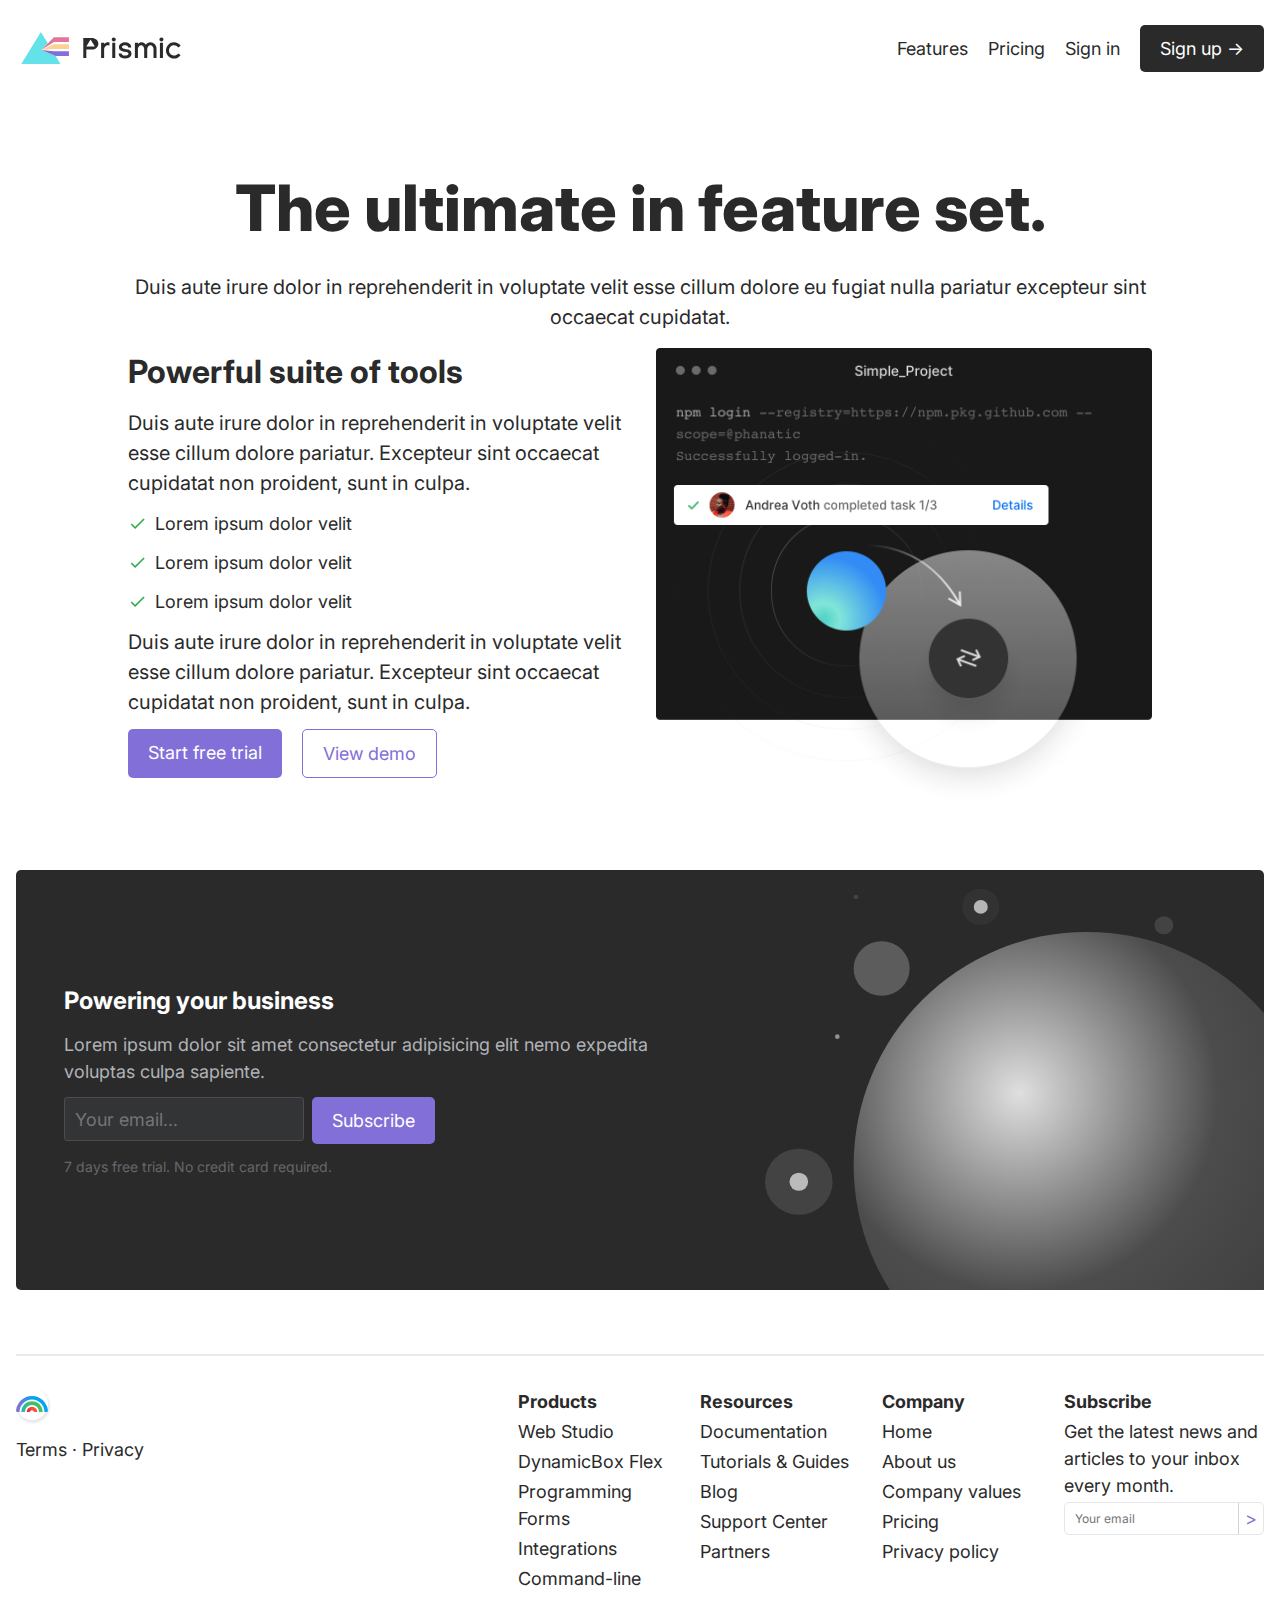
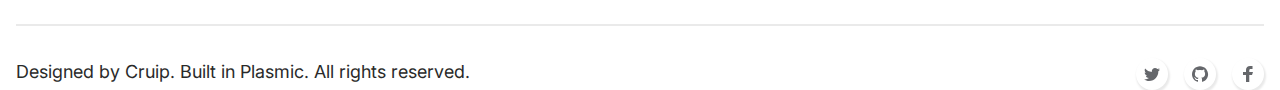
<file: features/index.html>
<!DOCTYPE html>
<html>

<head>
  <meta charSet="utf-8" />
  <meta http-equiv="x-ua-compatible" content="ie=edge" />
  <meta name="viewport" content="width=device-width, initial-scale=1, shrink-to-fit=no" />
  <style data-href="/styles.573c77e40ef574f00f56.css" id="gatsby-global-css">
    @import url(https://fonts.googleapis.com/css2?family=Inter%3Aital%2Cwght%400%2C400%3B0%2C700%3B0%2C800&display=swap);

    .__wab_flex-container {
      display: flex;
      flex: 1 1;
      align-self: stretch;
      pointer-events: none
    }

    .__wab_flex-container>* {
      pointer-events: auto
    }

    .__wab_slot {
      display: contents
    }

    .__wab_slot-string-wrapper {
      position: relative
    }

    .__wab_passthrough {
      display: contents
    }

    .plasmic__default_style-module--all--1UbrG {
      display: block;
      white-space: inherit;
      grid-row: auto;
      grid-column: auto;
      position: relative;
      background-size: 100% 100%;
      background-repeat: no-repeat;
      box-shadow: none;
      box-sizing: border-box;
      -webkit-text-decoration-line: none;
      text-decoration-line: none;
      transition-property: all;
      transition-timing-function: ease;
      transition-delay: 0s;
      transition-duration: 0s;
      margin: 0;
      border-width: 0
    }

    .plasmic__default_style-module--img--3BDX8 {
      display: inline-block
    }

    .plasmic__default_style-module--input--1PVjg {
      background: #fff
    }

    .plasmic__default_style-module--input--1PVjg,
    .plasmic__default_style-module--textarea--1cz8Q {
      padding: 2px
    }

    .plasmic__default_style-module--button--3_B5-,
    .plasmic__default_style-module--input--1PVjg,
    .plasmic__default_style-module--textarea--1cz8Q {
      font-family: inherit;
      line-height: inherit;
      font-size: inherit;
      font-style: inherit;
      font-weight: inherit;
      color: inherit;
      text-transform: inherit;
      border: 1px solid #d3d3d3
    }

    .plasmic__default_style-module--button--3_B5- {
      padding: 2px 6px;
      background: none
    }

    .plasmic__default_style-module--code--1LHH8,
    .plasmic__default_style-module--pre--2aVdG {
      font-family: inherit;
      line-height: inherit
    }

    .plasmic__default_style-module--h1--2h2tI,
    .plasmic__default_style-module--h2--112cp,
    .plasmic__default_style-module--h3---Fie0,
    .plasmic__default_style-module--h4--1yYvn,
    .plasmic__default_style-module--h5--12U7O,
    .plasmic__default_style-module--h6--27iIr {
      font-size: inherit;
      font-weight: inherit
    }

    .plasmic__default_style-module--address--2aj4K {
      font-style: inherit
    }

    .plasmic__default_style-module--ol--3i5It,
    .plasmic__default_style-module--ul--3kAOj {
      list-style-type: none;
      padding: 0
    }

    .plasmic__default_style-module--select--1O5j4 {
      padding: 2px 6px
    }

    .plasmic__default_style-module--li--6LkRE {
      list-style-type: none
    }

    .plasmic__default_style-module--plasmic_default__component_wrapper--3eZ8u {
      display: grid
    }

    .plasmic__default_style-module--__wab_text--2GF2O {
      display: inline-block
    }

    .plasmic__default_style-module--plasmic_page_wrapper--vaaM6 {
      display: flex;
      width: 100%;
      min-height: 100vh;
      align-items: stretch;
      align-self: start
    }

    .plasmic__default_style-module--plasmic_page_wrapper--vaaM6>* {
      height: auto !important
    }

    .plasmic_simple_light_landing_page-module--root_reset--3uN75 {
      font-family: Inter;
      font-size: 18px;
      font-weight: 400;
      font-style: normal;
      color: #2A2A2A;
      text-align: left;
      text-transform: none;
      line-height: 1.5;
      letter-spacing: normal;
      white-space: pre-wrap
    }

    .PlasmicAvatar-module--root--1-7YO {
      display: flex;
      width: auto;
      height: 96px;
      position: relative;
      overflow: hidden;
      border-radius: 48px
    }

    .PlasmicAvatar-module--img___0I5Q--1jr2O {
      position: relative;
      -o-object-fit: cover;
      object-fit: cover;
      width: 100%;
      height: 100%;
      min-width: 0;
      min-height: 0
    }

    .PlasmicLinkButton-module--root--ucDMT {
      display: inline-flex;
      width: auto;
      height: auto;
      position: relative;
      border-radius: 5px;
      padding: 10px 20px
    }

    .PlasmicLinkButton-module--root__type_solidBlue--YrzsS {
      background: #826FD8
    }

    .PlasmicLinkButton-module--root__type_solidBlack--3zm5A {
      background: #2A2A2A
    }

    .PlasmicLinkButton-module--root__type_outlineBlue--PqhIT {
      border: 1px solid #826FD8
    }

    .PlasmicLinkButton-module--root__type_small--eoaar {
      padding: 0
    }

    .PlasmicLinkButton-module--root__type_solidBlue--YrzsS:hover {
      background: #64E2EA
    }

    .PlasmicLinkButton-module--root__type_solidBlack--3zm5A:hover {
      background: #323436
    }

    .PlasmicLinkButton-module--slotText__type_solidBlack--3Y3mk,
    .PlasmicLinkButton-module--slotText__type_solidBlue--2ntsh {
      color: #fff
    }

    .PlasmicLinkButton-module--slotText__type_outlineBlue--3SQ16 {
      color: #826FD8
    }

    .PlasmicHeader-module--root--34PC_ {
      display: flex;
      width: 100%;
      height: auto;
      position: relative;
      justify-content: space-between;
      min-width: 0
    }

    .PlasmicHeader-module--avatar--NiwI1.__wab_instance {
      position: relative;
      flex-shrink: 0
    }

    .PlasmicHeader-module--svg--3aru2 {
      position: relative;
      -o-object-fit: cover;
      object-fit: cover;
      width: 170px;
      height: auto;
      min-height: 0
    }

    .PlasmicHeader-module--box--2m-DS {
      display: inline-flex;
      position: relative;
      flex-direction: row;
      width: auto
    }

    .PlasmicHeader-module--box--2m-DS>.__wab_flex-container {
      flex-direction: row;
      align-items: center;
      justify-content: flex-start;
      margin-left: -20px;
      width: calc(100% + 20px)
    }

    .PlasmicHeader-module--box--2m-DS>.__wab_flex-container>*,
    .PlasmicHeader-module--box--2m-DS>.__wab_flex-container>.__wab_slot>* {
      margin-left: 20px
    }

    @media (min-width:0px) and (max-width:768px) {
      .PlasmicHeader-module--box--2m-DS>.__wab_flex-container {
        margin-left: -16px;
        width: calc(100% + 16px);
        margin-top: 0;
        height: 100%
      }
    }

    @media (min-width:0px) and (max-width:768px) {

      .PlasmicHeader-module--box--2m-DS>.__wab_flex-container>*,
      .PlasmicHeader-module--box--2m-DS>.__wab_flex-container>.__wab_slot>* {
        margin-left: 16px;
        margin-top: 0
      }
    }

    .PlasmicHeader-module--linkButton__bnpEz--31bYX.__wab_instance,
    .PlasmicHeader-module--linkButton__pi53R--1K73I.__wab_instance,
    .PlasmicHeader-module--linkButton__tbwn2--3QjMi.__wab_instance,
    .PlasmicHeader-module--linkButton__x9K91--15QW5.__wab_instance {
      position: relative
    }

    .PlasmicTopSection-module--root--2B2t- {
      height: 100%;
      min-height: 0
    }

    .PlasmicTopSection-module--box__b6Y0K--2Vcly,
    .PlasmicTopSection-module--root--2B2t- {
      display: flex;
      width: 100%;
      position: relative;
      flex-direction: column;
      min-width: 0
    }

    .PlasmicTopSection-module--box__b6Y0K--2Vcly>.__wab_flex-container {
      flex-direction: column;
      align-items: center;
      justify-content: flex-start;
      margin-top: -32px;
      height: calc(100% + 32px)
    }

    .PlasmicTopSection-module--box__b6Y0K--2Vcly>.__wab_flex-container>*,
    .PlasmicTopSection-module--box__b6Y0K--2Vcly>.__wab_flex-container>.__wab_slot>* {
      margin-top: 32px
    }

    .PlasmicTopSection-module--box__iXlZa--3B1Hn {
      display: flex;
      position: relative;
      flex-direction: column;
      width: 100%;
      max-width: 1000px;
      min-width: 0
    }

    .PlasmicTopSection-module--box__iXlZa--3B1Hn>.__wab_flex-container {
      flex-direction: column;
      align-items: stretch;
      justify-content: flex-start;
      margin-top: -32px;
      height: calc(100% + 32px)
    }

    .PlasmicTopSection-module--box__iXlZa--3B1Hn>.__wab_flex-container>*,
    .PlasmicTopSection-module--box__iXlZa--3B1Hn>.__wab_flex-container>.__wab_slot>* {
      margin-top: 32px
    }

    .PlasmicTopSection-module--box__wnTe0--2Mf7M {
      display: flex;
      position: relative;
      flex-direction: column;
      align-items: stretch;
      justify-content: flex-start
    }

    .PlasmicTopSection-module--box__txZtJ--1DGy4 {
      font-size: 96px;
      font-weight: 700;
      text-align: center;
      line-height: 1
    }

    @media (min-width:0px) and (max-width:768px) {
      .PlasmicTopSection-module--box__txZtJ--1DGy4 {
        font-size: 48px
      }
    }

    .PlasmicTopSection-module--box___6Adyu--2KmBA {
      font-size: 96px;
      font-weight: 700;
      text-align: center;
      line-height: 1;
      color: rgba(51, 140, 245, 0);
      background: linear-gradient(90deg, #826FD8, #E37598) 0 0/100% 100%;
      background-clip: text;
      -webkit-background-clip: text
    }

    @media (min-width:0px) and (max-width:768px) {
      .PlasmicTopSection-module--box___6Adyu--2KmBA {
        font-size: 48px
      }
    }

    .PlasmicTopSection-module--box__pnmbw--YXSdi {
      position: relative;
      font-size: 20px;
      text-align: center
    }

    @media (min-width:0px) and (max-width:768px) {
      .PlasmicTopSection-module--box__pnmbw--YXSdi {
        font-size: 24px
      }
    }

    .PlasmicTopSection-module--box__yqsoF--1JCil {
      display: flex;
      position: relative;
      flex-direction: row
    }

    .PlasmicTopSection-module--box__yqsoF--1JCil>.__wab_flex-container {
      flex-direction: row;
      align-items: stretch;
      justify-content: flex-start;
      margin-left: -12px;
      width: calc(100% + 12px)
    }

    .PlasmicTopSection-module--box__yqsoF--1JCil>.__wab_flex-container>*,
    .PlasmicTopSection-module--box__yqsoF--1JCil>.__wab_flex-container>.__wab_slot>* {
      margin-left: 12px
    }

    .PlasmicTopSection-module--linkButton___3LFjd--3fZ_9.__wab_instance,
    .PlasmicTopSection-module--linkButton__hf190--1dNxM.__wab_instance {
      position: relative
    }

    .PlasmicTopSection-module--box__pd2Mc--8a0Ii {
      display: flex;
      position: relative;
      flex-direction: column;
      align-items: center;
      justify-content: flex-start;
      width: 100%;
      max-width: 1000px;
      min-width: 0
    }

    .PlasmicTopSection-module--img--TX3Qd {
      position: relative;
      -o-object-fit: cover;
      object-fit: cover;
      width: 100%;
      height: 100%;
      min-width: 0;
      min-height: 0
    }

    .PlasmicSection-module--root--3ky1P {
      display: flex;
      width: 100%;
      height: auto;
      position: relative;
      flex-direction: column;
      max-width: 1024px;
      min-width: 0
    }

    .PlasmicSection-module--root--3ky1P>.__wab_flex-container {
      flex-direction: column;
      justify-content: center;
      align-items: center;
      margin-top: -16px;
      height: calc(100% + 16px)
    }

    .PlasmicSection-module--root--3ky1P>.__wab_flex-container>*,
    .PlasmicSection-module--root--3ky1P>.__wab_flex-container>.__wab_slot>* {
      margin-top: 16px
    }

    .PlasmicSection-module--slotTitle--2fSGK {
      font-size: 64px;
      font-weight: 800;
      text-align: center
    }

    @media (min-width:0px) and (max-width:768px) {
      .PlasmicSection-module--slotTitle--2fSGK {
        font-size: 48px
      }
    }

    .PlasmicSection-module--slotSubtitle--1sZoE {
      font-size: 20px;
      text-align: center
    }

    @media (min-width:0px) and (max-width:768px) {
      .PlasmicSection-module--slotSubtitle--1sZoE {
        font-size: 24px
      }
    }

    .PlasmicFeatureCard-module--root--2o9Zx {
      display: flex;
      width: 352px;
      height: 195px;
      position: relative;
      flex-direction: column;
      box-shadow: 0 20px 25px -5px rgba(0, 0, 0, .12), 0 10px 10px -5px rgba(0, 0, 0, .02);
      border-radius: 5px;
      padding: 20px;
      background: #fff
    }

    .PlasmicFeatureCard-module--root--2o9Zx>.__wab_flex-container {
      flex-direction: column;
      justify-content: center;
      align-items: center;
      margin-top: -10px;
      height: calc(100% + 10px)
    }

    .PlasmicFeatureCard-module--root--2o9Zx>.__wab_flex-container>*,
    .PlasmicFeatureCard-module--root--2o9Zx>.__wab_flex-container>.__wab_slot>* {
      margin-top: 10px
    }

    .PlasmicFeatureCard-module--root__long--1alJX {
      height: auto;
      width: 100%;
      display: flex;
      flex-direction: row;
      min-width: 0
    }

    .PlasmicFeatureCard-module--root__long--1alJX>.__wab_flex-container {
      flex-direction: row;
      justify-content: space-between;
      margin-left: -10px;
      width: calc(100% + 10px);
      margin-top: 0;
      height: 100%
    }

    .PlasmicFeatureCard-module--root__long--1alJX>.__wab_flex-container>*,
    .PlasmicFeatureCard-module--root__long--1alJX>.__wab_flex-container>.__wab_slot>* {
      margin-left: 10px;
      margin-top: 0
    }

    .PlasmicFeatureCard-module--box__l0Xvq--1wtR8 {
      display: flex;
      position: relative;
      flex-direction: row;
      align-items: center;
      justify-content: center;
      overflow: hidden;
      border-radius: 32px
    }

    .PlasmicFeatureCard-module--box__wlty9--2AlEn {
      display: flex;
      position: relative;
      flex-direction: row;
      align-items: center;
      justify-content: center;
      width: 64px;
      height: 64px;
      flex-shrink: 0;
      background: #64E2EA
    }

    .PlasmicFeatureCard-module--svg__antst--1Xy6K {
      position: relative;
      -o-object-fit: cover;
      object-fit: cover;
      width: 48px;
      height: 48px;
      flex-shrink: 0
    }

    .PlasmicFeatureCard-module--box__sMePy--E2ZS8 {
      display: flex;
      position: relative;
      flex-direction: column;
      align-items: stretch;
      justify-content: flex-start
    }

    .PlasmicFeatureCard-module--box__long__sMePYqqAI--2usnw {
      align-items: flex-start
    }

    .PlasmicFeatureCard-module--slotTitle--f-M6A {
      font-size: 20px;
      font-weight: 700;
      text-align: center
    }

    .PlasmicFeatureCard-module--slotDescription--ek_se {
      color: #96999e;
      text-align: center
    }

    .PlasmicFeatureCard-module--slotDescription__long--1CZ_e {
      text-align: left
    }

    .PlasmicFeatureCard-module--box___94UV--3PXhU {
      display: flex;
      position: relative;
      flex-direction: column;
      align-items: stretch;
      justify-content: flex-start
    }

    .PlasmicFeatureCard-module--box__long___94UVqqAI--2jpD- {
      width: 32px;
      height: 32px;
      overflow: hidden;
      justify-content: center;
      align-items: center;
      box-shadow: 1px 1px 1px 0 #eaeaea;
      flex-shrink: 0;
      border-radius: 16px;
      background: #fff;
      border: 1px solid #eaeaea
    }

    .PlasmicFeatureCard-module--svg__jO6Fg--3dtB4 {
      width: 16px;
      height: 16px;
      position: relative;
      -o-object-fit: cover;
      object-fit: cover;
      flex-shrink: 0
    }

    .PlasmicTestimonial-module--root--1OvVg {
      display: flex;
      position: relative;
      flex-direction: column;
      align-items: stretch;
      justify-content: flex-start
    }

    .PlasmicTestimonial-module--avatar--2sG2n.__wab_instance {
      position: absolute;
      left: 44.01%;
      top: -28px;
      z-index: 2;
      flex-shrink: 0
    }

    .PlasmicTestimonial-module--img--1b-5E {
      position: relative;
      -o-object-fit: cover;
      object-fit: cover;
      width: 100%;
      height: 100%;
      min-width: 0;
      min-height: 0
    }

    .PlasmicTestimonial-module--svg--2k7rd {
      position: absolute;
      -o-object-fit: cover;
      object-fit: cover;
      width: 64px;
      height: 64px;
      left: 52%;
      top: -40px;
      color: #826FD8;
      z-index: 1;
      flex-shrink: 0
    }

    .PlasmicTestimonial-module--box__cibCn--3vAcp {
      display: flex;
      width: 100%;
      height: auto;
      max-width: 768px;
      flex-direction: column;
      min-width: 0;
      padding: 80px 48px 32px;
      border: 2px solid #c9ccd1
    }

    .PlasmicTestimonial-module--box__cibCn--3vAcp>.__wab_flex-container {
      flex-direction: column;
      align-items: center;
      justify-content: center;
      margin-top: -10px;
      height: calc(100% + 10px)
    }

    .PlasmicTestimonial-module--box__cibCn--3vAcp>.__wab_flex-container>*,
    .PlasmicTestimonial-module--box__cibCn--3vAcp>.__wab_flex-container>.__wab_slot>* {
      margin-top: 10px
    }

    .PlasmicTestimonial-module--box___0Qbd--1CiMv {
      position: relative
    }

    .PlasmicTestimonial-module--box___7TdVw--2mhhO {
      position: relative;
      font-weight: 700
    }

    .PlasmicTestimonial-module--box___7AVlp--3ZG2Q {
      position: relative;
      color: #65676b
    }

    .PlasmicHomeCta-module--root--2Am2m {
      display: flex;
      width: 100%;
      height: auto;
      position: relative;
      justify-content: space-between;
      max-height: 420px;
      min-width: 0;
      border-radius: 5px;
      background: #2A2A2A
    }

    @media (min-width:0px) and (max-width:768px) {
      .PlasmicHomeCta-module--root--2Am2m {
        width: 100%;
        height: 100%;
        min-width: 0;
        min-height: 0
      }
    }

    .PlasmicHomeCta-module--box___3SC82--U4j-s {
      display: flex;
      position: relative;
      flex-direction: column;
      width: 60%;
      padding: 32px 48px
    }

    .PlasmicHomeCta-module--box___3SC82--U4j-s>.__wab_flex-container {
      flex-direction: column;
      align-items: stretch;
      justify-content: center;
      margin-top: -12px;
      height: calc(100% + 12px)
    }

    .PlasmicHomeCta-module--box___3SC82--U4j-s>.__wab_flex-container>*,
    .PlasmicHomeCta-module--box___3SC82--U4j-s>.__wab_flex-container>.__wab_slot>* {
      margin-top: 12px
    }

    @media (min-width:0px) and (max-width:768px) {
      .PlasmicHomeCta-module--box___3SC82--U4j-s {
        width: 100%;
        min-width: 0
      }
    }

    .PlasmicHomeCta-module--box__dbtDm--1zw7E {
      position: relative;
      color: #fff;
      font-size: 24px;
      font-weight: 700
    }

    .PlasmicHomeCta-module--box__zV9X--3ric- {
      position: relative;
      color: #b0b3b8
    }

    .PlasmicHomeCta-module--box__tCGa--jwL_3 {
      display: flex;
      position: relative;
      flex-direction: row
    }

    .PlasmicHomeCta-module--box__tCGa--jwL_3>.__wab_flex-container {
      flex-direction: row;
      align-items: stretch;
      justify-content: flex-start;
      margin-left: -8px;
      width: calc(100% + 8px)
    }

    .PlasmicHomeCta-module--box__tCGa--jwL_3>.__wab_flex-container>*,
    .PlasmicHomeCta-module--box__tCGa--jwL_3>.__wab_flex-container>.__wab_slot>* {
      margin-left: 8px
    }

    @media (min-width:0px) and (max-width:768px) {
      .PlasmicHomeCta-module--box__tCGa--jwL_3 {
        display: flex;
        flex-direction: column
      }
    }

    @media (min-width:0px) and (max-width:768px) {
      .PlasmicHomeCta-module--box__tCGa--jwL_3>.__wab_flex-container {
        flex-direction: column;
        align-items: flex-start;
        margin-left: 0;
        width: 100%;
        margin-top: -8px;
        height: calc(100% + 8px)
      }
    }

    @media (min-width:0px) and (max-width:768px) {

      .PlasmicHomeCta-module--box__tCGa--jwL_3>.__wab_flex-container>*,
      .PlasmicHomeCta-module--box__tCGa--jwL_3>.__wab_flex-container>.__wab_slot>* {
        margin-left: 0;
        margin-top: 8px
      }
    }

    .PlasmicHomeCta-module--textbox--1pm9S {
      position: relative;
      width: 240px;
      color: #fff;
      padding-left: 10px;
      padding-right: 10px;
      height: 44px;
      flex-shrink: 0;
      border-radius: 3px;
      background: #323436;
      border: 1px solid #4a4c4f
    }

    @media (min-width:0px) and (max-width:768px) {
      .PlasmicHomeCta-module--textbox--1pm9S {
        width: 100%;
        min-width: 0
      }
    }

    .PlasmicHomeCta-module--linkButton--2rfYO.__wab_instance {
      position: relative
    }

    .PlasmicHomeCta-module--box__jjM38--27RTh {
      position: relative;
      color: #65676b;
      font-size: 14px
    }

    .PlasmicHomeCta-module--box__gh4H--1R1Fy {
      display: flex;
      position: relative;
      flex-direction: column;
      align-items: stretch;
      justify-content: flex-start;
      width: 40%
    }

    .PlasmicHomeCta-module--svg--1sl35 {
      position: relative;
      -o-object-fit: cover;
      object-fit: cover;
      width: 100%;
      height: 100%;
      min-width: 0;
      min-height: 0
    }

    .PlasmicIconLink-module--root--3T5Ij {
      display: flex;
      width: 32px;
      height: 32px;
      position: relative
    }

    .PlasmicIconLink-module--box--2SKDj {
      display: flex;
      position: relative;
      flex-direction: row;
      align-items: center;
      justify-content: center;
      width: 100%;
      height: 100%;
      box-shadow: 1px 2px 2px 1px #eaeaea;
      min-width: 0;
      min-height: 0;
      border-radius: 16px;
      background: #fff
    }

    .PlasmicIconLink-module--slotIcon--2Ihmq {
      color: #2A2A2A
    }

    .PlasmicIconLink-module--svg__oNWpp--3pqr5 {
      position: relative;
      -o-object-fit: cover;
      object-fit: cover;
      color: #65676b;
      width: 32px;
      height: 32px;
      flex-shrink: 0
    }

    .PlasmicFooter-module--root--2Nkxw {
      display: flex;
      width: 100%;
      height: auto;
      position: relative;
      flex-direction: column;
      min-width: 0
    }

    .PlasmicFooter-module--root--2Nkxw>.__wab_flex-container {
      flex-direction: column;
      margin-top: -32px;
      height: calc(100% + 32px)
    }

    .PlasmicFooter-module--root--2Nkxw>.__wab_flex-container>*,
    .PlasmicFooter-module--root--2Nkxw>.__wab_flex-container>.__wab_slot>* {
      margin-top: 32px
    }

    .PlasmicFooter-module--box__tyCn3--1_jSn {
      display: block;
      position: relative;
      width: 100%;
      height: 1px;
      min-width: 0;
      flex-shrink: 0;
      border: 1px solid #eaeaea
    }

    .PlasmicFooter-module--box__lrRwv--hrHtO {
      display: flex;
      position: relative;
      flex-direction: row;
      left: auto;
      top: auto;
      width: 100%;
      height: auto;
      min-width: 0
    }

    .PlasmicFooter-module--box__lrRwv--hrHtO>.__wab_flex-container {
      flex-direction: row;
      align-items: stretch;
      justify-content: space-between;
      margin-left: -20px;
      width: calc(100% + 20px)
    }

    .PlasmicFooter-module--box__lrRwv--hrHtO>.__wab_flex-container>*,
    .PlasmicFooter-module--box__lrRwv--hrHtO>.__wab_flex-container>.__wab_slot>* {
      margin-left: 20px
    }

    @media (min-width:0px) and (max-width:768px) {
      .PlasmicFooter-module--box__lrRwv--hrHtO {
        display: flex;
        flex-direction: column
      }
    }

    @media (min-width:0px) and (max-width:768px) {
      .PlasmicFooter-module--box__lrRwv--hrHtO>.__wab_flex-container {
        flex-direction: column;
        margin-left: 0;
        width: 100%;
        margin-top: -32px;
        height: calc(100% + 32px)
      }
    }

    @media (min-width:0px) and (max-width:768px) {

      .PlasmicFooter-module--box__lrRwv--hrHtO>.__wab_flex-container>*,
      .PlasmicFooter-module--box__lrRwv--hrHtO>.__wab_flex-container>.__wab_slot>* {
        margin-left: 0;
        margin-top: 32px
      }
    }

    .PlasmicFooter-module--box__tAclb--1qqM9 {
      display: flex;
      position: relative;
      flex-direction: column;
      width: 128px;
      flex-shrink: 0
    }

    .PlasmicFooter-module--box__tAclb--1qqM9>.__wab_flex-container {
      flex-direction: column;
      align-items: stretch;
      justify-content: flex-start;
      margin-top: -16px;
      height: calc(100% + 16px)
    }

    .PlasmicFooter-module--box__tAclb--1qqM9>.__wab_flex-container>*,
    .PlasmicFooter-module--box__tAclb--1qqM9>.__wab_flex-container>.__wab_slot>* {
      margin-top: 16px
    }

    .PlasmicFooter-module--iconLink__zQt1--1aJAv.__wab_instance {
      position: relative;
      flex-shrink: 0
    }

    .PlasmicFooter-module--svg__ijR1--3wZqM {
      position: relative;
      -o-object-fit: cover;
      object-fit: cover;
      color: #65676b;
      width: 32px;
      height: 32px
    }

    .PlasmicFooter-module--box__wnTa9--2QEAZ {
      display: flex;
      position: relative;
      flex-direction: row;
      align-items: stretch;
      justify-content: flex-start
    }

    .PlasmicFooter-module--link__vsVyw--2psCr {
      color: #2A2A2A
    }

    .PlasmicFooter-module--root--2Nkxw .PlasmicFooter-module--link__vsVyw--2psCr:hover {
      -webkit-text-decoration-line: underline;
      text-decoration-line: underline;
      color: #050505
    }

    .PlasmicFooter-module--box__apdX4--32yTE {
      position: relative
    }

    .PlasmicFooter-module--link___5KiK5--3BGVd {
      position: relative;
      color: #2A2A2A
    }

    .PlasmicFooter-module--root--2Nkxw .PlasmicFooter-module--link___5KiK5--3BGVd:hover {
      -webkit-text-decoration-line: underline;
      text-decoration-line: underline;
      color: #050505
    }

    .PlasmicFooter-module--box___7RPas--3De0b {
      display: flex;
      position: relative;
      flex-direction: row
    }

    .PlasmicFooter-module--box___7RPas--3De0b>.__wab_flex-container {
      flex-direction: row;
      align-items: stretch;
      justify-content: flex-end;
      margin-left: -32px;
      width: calc(100% + 32px)
    }

    .PlasmicFooter-module--box___7RPas--3De0b>.__wab_flex-container>*,
    .PlasmicFooter-module--box___7RPas--3De0b>.__wab_flex-container>.__wab_slot>* {
      margin-left: 32px
    }

    @media (min-width:0px) and (max-width:768px) {
      .PlasmicFooter-module--box___7RPas--3De0b {
        display: flex;
        flex-direction: column
      }
    }

    @media (min-width:0px) and (max-width:768px) {
      .PlasmicFooter-module--box___7RPas--3De0b>.__wab_flex-container {
        flex-direction: column;
        margin-left: 0;
        width: 100%;
        margin-top: -32px;
        height: calc(100% + 32px)
      }
    }

    @media (min-width:0px) and (max-width:768px) {

      .PlasmicFooter-module--box___7RPas--3De0b>.__wab_flex-container>*,
      .PlasmicFooter-module--box___7RPas--3De0b>.__wab_flex-container>.__wab_slot>* {
        margin-left: 0;
        margin-top: 32px
      }
    }

    .PlasmicFooter-module--box__ulGhq--1e_aN {
      display: flex;
      position: relative;
      flex-direction: column;
      width: 150px;
      flex-shrink: 0
    }

    .PlasmicFooter-module--box__ulGhq--1e_aN>.__wab_flex-container {
      flex-direction: column;
      align-items: stretch;
      justify-content: flex-start;
      margin-top: -3px;
      height: calc(100% + 3px)
    }

    .PlasmicFooter-module--box__ulGhq--1e_aN>.__wab_flex-container>*,
    .PlasmicFooter-module--box__ulGhq--1e_aN>.__wab_flex-container>.__wab_slot>* {
      margin-top: 3px
    }

    .PlasmicFooter-module--box__bdQzo--2Z0bR {
      position: relative;
      font-weight: 700
    }

    .PlasmicFooter-module--link__hKboq--3z_kl {
      position: relative;
      color: #2A2A2A
    }

    .PlasmicFooter-module--root--2Nkxw .PlasmicFooter-module--link__hKboq--3z_kl:hover {
      color: #050505
    }

    .PlasmicFooter-module--link__ndovs--2OuH7 {
      position: relative;
      color: #2A2A2A
    }

    .PlasmicFooter-module--root--2Nkxw .PlasmicFooter-module--link__ndovs--2OuH7:hover {
      color: #050505
    }

    .PlasmicFooter-module--link__blVk--4KWLR {
      position: relative;
      color: #2A2A2A
    }

    .PlasmicFooter-module--root--2Nkxw .PlasmicFooter-module--link__blVk--4KWLR:hover {
      color: #050505
    }

    .PlasmicFooter-module--link___7QOdl--2xYbE {
      position: relative;
      color: #2A2A2A
    }

    .PlasmicFooter-module--root--2Nkxw .PlasmicFooter-module--link___7QOdl--2xYbE:hover {
      color: #050505
    }

    .PlasmicFooter-module--link__ryN92--2N5az {
      position: relative;
      color: #2A2A2A
    }

    .PlasmicFooter-module--root--2Nkxw .PlasmicFooter-module--link__ryN92--2N5az:hover {
      color: #050505
    }

    .PlasmicFooter-module--box__cCMiK---2bs- {
      display: flex;
      position: relative;
      flex-direction: column;
      width: 150px;
      flex-shrink: 0
    }

    .PlasmicFooter-module--box__cCMiK---2bs->.__wab_flex-container {
      flex-direction: column;
      align-items: stretch;
      justify-content: flex-start;
      margin-top: -3px;
      height: calc(100% + 3px)
    }

    .PlasmicFooter-module--box__cCMiK---2bs->.__wab_flex-container>*,
    .PlasmicFooter-module--box__cCMiK---2bs->.__wab_flex-container>.__wab_slot>* {
      margin-top: 3px
    }

    .PlasmicFooter-module--box__eCyBq--Snwvd {
      position: relative;
      font-weight: 700
    }

    .PlasmicFooter-module--link__vtjy9--1wwr8 {
      position: relative;
      color: #2A2A2A
    }

    .PlasmicFooter-module--root--2Nkxw .PlasmicFooter-module--link__vtjy9--1wwr8:hover {
      color: #050505
    }

    .PlasmicFooter-module--link__xmMhH--HNJYs {
      position: relative;
      color: #2A2A2A
    }

    .PlasmicFooter-module--root--2Nkxw .PlasmicFooter-module--link__xmMhH--HNJYs:hover {
      color: #050505
    }

    .PlasmicFooter-module--link__muXi--sbjpt {
      position: relative;
      color: #2A2A2A
    }

    .PlasmicFooter-module--root--2Nkxw .PlasmicFooter-module--link__muXi--sbjpt:hover {
      color: #050505
    }

    .PlasmicFooter-module--link__zx72Q--2zZ7W {
      position: relative;
      color: #2A2A2A
    }

    .PlasmicFooter-module--root--2Nkxw .PlasmicFooter-module--link__zx72Q--2zZ7W:hover {
      color: #050505
    }

    .PlasmicFooter-module--link__ga51D--3Z2Nm {
      position: relative;
      color: #2A2A2A
    }

    .PlasmicFooter-module--root--2Nkxw .PlasmicFooter-module--link__ga51D--3Z2Nm:hover {
      color: #050505
    }

    .PlasmicFooter-module--box___686Ym--3kSIo {
      display: flex;
      flex-direction: column;
      width: 150px;
      flex-shrink: 0
    }

    .PlasmicFooter-module--box___686Ym--3kSIo>.__wab_flex-container {
      flex-direction: column;
      align-items: stretch;
      justify-content: flex-start;
      margin-top: -3px;
      height: calc(100% + 3px)
    }

    .PlasmicFooter-module--box___686Ym--3kSIo>.__wab_flex-container>*,
    .PlasmicFooter-module--box___686Ym--3kSIo>.__wab_flex-container>.__wab_slot>* {
      margin-top: 3px
    }

    .PlasmicFooter-module--box__mIDoU--25Z73 {
      position: relative;
      font-weight: 700
    }

    .PlasmicFooter-module--link__bmdzi--1wPKy {
      position: relative;
      color: #2A2A2A
    }

    .PlasmicFooter-module--root--2Nkxw .PlasmicFooter-module--link__bmdzi--1wPKy:hover {
      color: #050505
    }

    .PlasmicFooter-module--link___2NOvJ--RoaF0 {
      position: relative;
      color: #2A2A2A
    }

    .PlasmicFooter-module--root--2Nkxw .PlasmicFooter-module--link___2NOvJ--RoaF0:hover {
      color: #050505
    }

    .PlasmicFooter-module--link__o7P4K--2AHr2 {
      position: relative;
      color: #2A2A2A
    }

    .PlasmicFooter-module--root--2Nkxw .PlasmicFooter-module--link__o7P4K--2AHr2:hover {
      color: #050505
    }

    .PlasmicFooter-module--link__js5Zr--2uMT1 {
      position: relative;
      color: #2A2A2A
    }

    .PlasmicFooter-module--root--2Nkxw .PlasmicFooter-module--link__js5Zr--2uMT1:hover {
      color: #050505
    }

    .PlasmicFooter-module--link__kbOc4--3Q6AX {
      position: relative;
      color: #2A2A2A
    }

    .PlasmicFooter-module--root--2Nkxw .PlasmicFooter-module--link__kbOc4--3Q6AX:hover {
      color: #050505
    }

    .PlasmicFooter-module--box__l9VuR--2gfyH {
      display: flex;
      position: relative;
      flex-direction: column;
      width: 200px;
      flex-shrink: 0
    }

    .PlasmicFooter-module--box__l9VuR--2gfyH>.__wab_flex-container {
      flex-direction: column;
      align-items: stretch;
      justify-content: flex-start;
      margin-top: -3px;
      height: calc(100% + 3px)
    }

    .PlasmicFooter-module--box__l9VuR--2gfyH>.__wab_flex-container>*,
    .PlasmicFooter-module--box__l9VuR--2gfyH>.__wab_flex-container>.__wab_slot>* {
      margin-top: 3px
    }

    .PlasmicFooter-module--box__dDb8W--1b8K_ {
      position: relative;
      font-weight: 700
    }

    .PlasmicFooter-module--box__o0XiN--3bhy9 {
      position: relative
    }

    .PlasmicFooter-module--box___5Hl8B--3aiok {
      display: flex;
      position: relative;
      flex-direction: row;
      align-items: center;
      justify-content: center;
      width: 100%;
      min-width: 0;
      border-radius: 5px;
      border: 1px solid #e4e6eb
    }

    .PlasmicFooter-module--textbox--2iVbX {
      position: relative;
      width: 100%;
      padding-left: 10px;
      padding-right: 10px;
      font-size: 12px;
      min-width: 0;
      border-width: 0
    }

    .PlasmicFooter-module--button--Lj5uW {
      position: relative;
      color: #826FD8;
      border-width: 0 0 0 1px;
      border-left-style: solid
    }

    .PlasmicFooter-module--box__wmMh--3PZFn {
      display: block;
      position: relative;
      width: 100%;
      height: 1px;
      min-width: 0;
      flex-shrink: 0;
      border: 1px solid #eaeaea
    }

    .PlasmicFooter-module--box__zfrj5--3kMwv {
      display: flex;
      position: relative;
      flex-direction: row;
      align-items: stretch;
      justify-content: space-between;
      left: auto;
      top: auto;
      width: 100%;
      height: auto;
      min-width: 0
    }

    @media (min-width:0px) and (max-width:768px) {
      .PlasmicFooter-module--box__zfrj5--3kMwv {
        display: flex;
        flex-direction: column
      }
    }

    @media (min-width:0px) and (max-width:768px) {
      .PlasmicFooter-module--box__zfrj5--3kMwv>.__wab_flex-container {
        flex-direction: column;
        margin-left: 0;
        width: 100%;
        margin-top: -8px;
        height: calc(100% + 8px)
      }
    }

    @media (min-width:0px) and (max-width:768px) {

      .PlasmicFooter-module--box__zfrj5--3kMwv>.__wab_flex-container>*,
      .PlasmicFooter-module--box__zfrj5--3kMwv>.__wab_flex-container>.__wab_slot>* {
        margin-left: 0;
        margin-top: 8px
      }
    }

    .PlasmicFooter-module--box__pjtOt--15a-B {
      display: flex;
      position: relative;
      flex-direction: row;
      align-items: stretch;
      justify-content: flex-start
    }

    .PlasmicFooter-module--link__qUiu5--T3pHG {
      position: relative;
      color: #2A2A2A;
      height: auto
    }

    .PlasmicFooter-module--root--2Nkxw .PlasmicFooter-module--link__qUiu5--T3pHG:hover {
      -webkit-text-decoration-line: underline;
      text-decoration-line: underline
    }

    .PlasmicFooter-module--link__bHyNw--2vupB {
      position: relative;
      color: #2A2A2A
    }

    .PlasmicFooter-module--root--2Nkxw .PlasmicFooter-module--link__bHyNw--2vupB:hover {
      -webkit-text-decoration-line: underline;
      text-decoration-line: underline
    }

    .PlasmicFooter-module--box__xg5Kv--2YUSI {
      position: relative;
      height: auto;
      width: auto;
      display: inline-block
    }

    .PlasmicFooter-module--box__pbvQo--2Fy3f {
      display: flex;
      position: relative;
      flex-direction: row
    }

    .PlasmicFooter-module--box__pbvQo--2Fy3f>.__wab_flex-container {
      flex-direction: row;
      align-items: stretch;
      justify-content: flex-start;
      margin-left: -16px;
      width: calc(100% + 16px)
    }

    .PlasmicFooter-module--box__pbvQo--2Fy3f>.__wab_flex-container>*,
    .PlasmicFooter-module--box__pbvQo--2Fy3f>.__wab_flex-container>.__wab_slot>* {
      margin-left: 16px
    }

    .PlasmicFooter-module--iconLink___6I6TS--2TWV3.__wab_instance {
      position: relative;
      flex-shrink: 0
    }

    .PlasmicFooter-module--svg__syqZz--3hMRr {
      position: relative;
      -o-object-fit: cover;
      object-fit: cover;
      color: #65676b;
      width: 32px;
      height: 32px
    }

    .PlasmicFooter-module--root--2Nkxw .PlasmicFooter-module--svg__syqZz--3hMRr:hover {
      color: #2A2A2A
    }

    .PlasmicFooter-module--iconLink__eidqr--1_t30.__wab_instance {
      position: relative;
      flex-shrink: 0
    }

    .PlasmicFooter-module--svg___8Nq65--1pWUm {
      position: relative;
      -o-object-fit: cover;
      object-fit: cover;
      color: #65676b;
      width: 32px;
      height: 32px
    }

    .PlasmicFooter-module--root--2Nkxw .PlasmicFooter-module--svg___8Nq65--1pWUm:hover {
      color: #2A2A2A
    }

    .PlasmicFooter-module--iconLink___1EYoE--3GtUd.__wab_instance {
      position: relative;
      flex-shrink: 0
    }

    .PlasmicFooter-module--svg__zRwxK--1KlDz {
      position: relative;
      -o-object-fit: cover;
      object-fit: cover;
      color: #65676b;
      width: 32px;
      height: 32px
    }

    .PlasmicFooter-module--root--2Nkxw .PlasmicFooter-module--svg__zRwxK--1KlDz:hover {
      color: #2A2A2A
    }

    .PlasmicHome-module--root--431od {
      display: flex;
      position: relative;
      flex-direction: column;
      align-items: center;
      justify-content: flex-start;
      width: 100%;
      height: 100%;
      padding-right: 16px;
      padding-left: 16px;
      min-width: 0;
      min-height: 0
    }

    @media (min-width:0px) and (max-width:768px) {
      .PlasmicHome-module--root--431od {
        width: 100%;
        height: 100%;
        min-width: 0;
        min-height: 0
      }
    }

    .PlasmicHome-module--box__ukiGp--1Rh-Y {
      display: flex;
      width: 100%;
      height: auto;
      flex-direction: column;
      max-width: 1600px;
      min-width: 0
    }

    .PlasmicHome-module--box__ukiGp--1Rh-Y>.__wab_flex-container {
      flex-direction: column;
      justify-content: flex-start;
      align-items: center;
      margin-top: -64px;
      height: calc(100% + 64px)
    }

    .PlasmicHome-module--box__ukiGp--1Rh-Y>.__wab_flex-container>*,
    .PlasmicHome-module--box__ukiGp--1Rh-Y>.__wab_flex-container>.__wab_slot>* {
      margin-top: 64px
    }

    .PlasmicHome-module--header--39kFl.__wab_instance,
    .PlasmicHome-module--section__p8PCm--2z3Sw.__wab_instance,
    .PlasmicHome-module--topSection--24kBr.__wab_instance {
      position: relative
    }

    .PlasmicHome-module--box__y7V4Q--2d_fW {
      display: flex;
      position: relative;
      flex-direction: row;
      width: 100%;
      min-width: 0
    }

    .PlasmicHome-module--box__y7V4Q--2d_fW>.__wab_flex-container {
      flex-direction: row;
      align-items: stretch;
      justify-content: flex-start;
      margin-left: -32px;
      width: calc(100% + 32px)
    }

    .PlasmicHome-module--box__y7V4Q--2d_fW>.__wab_flex-container>*,
    .PlasmicHome-module--box__y7V4Q--2d_fW>.__wab_flex-container>.__wab_slot>* {
      margin-left: 32px
    }

    @media (min-width:0px) and (max-width:768px) {
      .PlasmicHome-module--box__y7V4Q--2d_fW {
        display: flex;
        flex-direction: column
      }
    }

    @media (min-width:0px) and (max-width:768px) {
      .PlasmicHome-module--box__y7V4Q--2d_fW>.__wab_flex-container {
        flex-direction: column;
        justify-content: flex-start;
        align-items: center;
        margin-left: 0;
        width: 100%;
        margin-top: -12px;
        height: calc(100% + 12px)
      }
    }

    @media (min-width:0px) and (max-width:768px) {

      .PlasmicHome-module--box__y7V4Q--2d_fW>.__wab_flex-container>*,
      .PlasmicHome-module--box__y7V4Q--2d_fW>.__wab_flex-container>.__wab_slot>* {
        margin-left: 0;
        margin-top: 12px
      }
    }

    .PlasmicHome-module--box__lPj39--1L204 {
      display: flex;
      position: relative;
      flex-direction: column;
      width: 50%
    }

    .PlasmicHome-module--box__lPj39--1L204>.__wab_flex-container {
      flex-direction: column;
      align-items: stretch;
      justify-content: flex-start;
      margin-top: -12px;
      height: calc(100% + 12px)
    }

    .PlasmicHome-module--box__lPj39--1L204>.__wab_flex-container>*,
    .PlasmicHome-module--box__lPj39--1L204>.__wab_flex-container>.__wab_slot>* {
      margin-top: 12px
    }

    @media (min-width:0px) and (max-width:768px) {
      .PlasmicHome-module--box__lPj39--1L204 {
        width: 100%;
        min-width: 0
      }
    }

    .PlasmicHome-module--box__ipE0V--2jheI {
      position: relative;
      font-size: 32px;
      font-weight: 700
    }

    .PlasmicHome-module--box___7JFwR--Fl7-k {
      position: relative;
      color: #96999e
    }

    .PlasmicHome-module--featureCard__eMdtd--2_Kkp.__wab_instance {
      position: relative
    }

    .PlasmicHome-module--svg__dzcc6--G6cff {
      position: relative;
      -o-object-fit: cover;
      object-fit: cover;
      width: 48px;
      height: 48px
    }

    .PlasmicHome-module--svg__m5C2O--OG2Ju {
      width: 16px;
      height: 16px;
      position: relative;
      -o-object-fit: cover;
      object-fit: cover
    }

    .PlasmicHome-module--featureCard___6He7K--2NgVZ.__wab_instance {
      position: relative
    }

    .PlasmicHome-module--svg__zkDQt--1lEdB {
      position: relative;
      -o-object-fit: cover;
      object-fit: cover;
      width: 48px;
      height: 48px
    }

    .PlasmicHome-module--svg__b6IJ1--Bzg-C {
      width: 16px;
      height: 16px;
      position: relative;
      -o-object-fit: cover;
      object-fit: cover
    }

    .PlasmicHome-module--featureCard__csKpd--24MUB.__wab_instance {
      position: relative
    }

    .PlasmicHome-module--svg__muO0L--3nvc8 {
      position: relative;
      -o-object-fit: cover;
      object-fit: cover;
      width: 48px;
      height: 48px
    }

    .PlasmicHome-module--svg__eRCz--1OLo0 {
      width: 16px;
      height: 16px;
      position: relative;
      -o-object-fit: cover;
      object-fit: cover
    }

    .PlasmicHome-module--box__lbJ5P--erbQA {
      display: flex;
      position: relative;
      flex-direction: column;
      align-items: stretch;
      justify-content: flex-start;
      width: 50%
    }

    @media (min-width:0px) and (max-width:768px) {
      .PlasmicHome-module--box__lbJ5P--erbQA {
        width: 100%;
        min-width: 0
      }
    }

    .PlasmicHome-module--img__i3M1X--3xvxQ {
      position: relative;
      -o-object-fit: cover;
      object-fit: cover;
      width: 100%;
      min-width: 0
    }

    .PlasmicHome-module--img__biPm--1zMwk {
      position: absolute;
      -o-object-fit: cover;
      object-fit: cover;
      left: 0;
      top: 30%;
      width: 90%
    }

    .PlasmicHome-module--box__qrK8--qbShO {
      display: flex;
      position: relative;
      flex-direction: column;
      align-items: center;
      justify-content: flex-start;
      width: 100%;
      min-width: 0;
      padding: 64px
    }

    .PlasmicHome-module--box__rVpop--1owJn {
      display: block;
      position: absolute;
      flex-direction: column;
      align-items: stretch;
      justify-content: flex-start;
      left: 0;
      top: 50%;
      height: 50%;
      width: 100%;
      background: #050505
    }

    .PlasmicHome-module--section__ayRr--3f5ya.__wab_instance {
      position: relative
    }

    .PlasmicHome-module--box__jLg0B--37rxH {
      display: flex;
      flex-direction: row;
      width: 100%;
      min-width: 0
    }

    .PlasmicHome-module--box__jLg0B--37rxH>.__wab_flex-container {
      flex-direction: row;
      align-items: center;
      justify-content: center;
      flex-wrap: wrap;
      margin-left: -20px;
      width: calc(100% + 20px);
      margin-top: -20px;
      height: calc(100% + 20px)
    }

    .PlasmicHome-module--box__jLg0B--37rxH>.__wab_flex-container>*,
    .PlasmicHome-module--box__jLg0B--37rxH>.__wab_flex-container>.__wab_slot>* {
      margin-left: 20px;
      margin-top: 20px
    }

    .PlasmicHome-module--featureCard___6QLzx--31QQf.__wab_instance {
      position: relative;
      flex-shrink: 0
    }

    .PlasmicHome-module--svg__pOMzp--1MtMw {
      position: relative;
      -o-object-fit: cover;
      object-fit: cover;
      width: 32px;
      height: 32px;
      color: #fff
    }

    .PlasmicHome-module--svg__erKz9--3qoAT {
      width: 16px;
      height: 16px;
      position: relative;
      -o-object-fit: cover;
      object-fit: cover
    }

    .PlasmicHome-module--featureCard__a8Td1--isrAI.__wab_instance {
      position: relative;
      flex-shrink: 0
    }

    .PlasmicHome-module--svg__zAd7--2iDeZ {
      position: relative;
      -o-object-fit: cover;
      object-fit: cover;
      width: 32px;
      height: 32px;
      color: #fff
    }

    .PlasmicHome-module--svg__eBgeS--2IZVz {
      width: 16px;
      height: 16px;
      position: relative;
      -o-object-fit: cover;
      object-fit: cover
    }

    .PlasmicHome-module--featureCard__exd2P--3kqnZ.__wab_instance {
      position: relative;
      flex-shrink: 0
    }

    .PlasmicHome-module--svg__qqp7Z--1JvaD {
      position: relative;
      -o-object-fit: cover;
      object-fit: cover;
      width: 32px;
      height: 32px;
      color: #fff
    }

    .PlasmicHome-module--svg__yzKxn--1R8_I {
      width: 16px;
      height: 16px;
      position: relative;
      -o-object-fit: cover;
      object-fit: cover
    }

    .PlasmicHome-module--featureCard__kjeqK--1VDHF.__wab_instance {
      position: relative;
      flex-shrink: 0
    }

    .PlasmicHome-module--svg___2XlXe--1Hkc8 {
      position: relative;
      -o-object-fit: cover;
      object-fit: cover;
      width: 32px;
      height: 32px;
      color: #fff
    }

    .PlasmicHome-module--svg__itcmj--1Z-Wn {
      width: 16px;
      height: 16px;
      position: relative;
      -o-object-fit: cover;
      object-fit: cover
    }

    .PlasmicHome-module--featureCard__hz49X--3tf9m.__wab_instance {
      position: relative;
      flex-shrink: 0
    }

    .PlasmicHome-module--svg__x3RAh--gH258 {
      position: relative;
      -o-object-fit: cover;
      object-fit: cover;
      width: 32px;
      height: 32px;
      color: #fff
    }

    .PlasmicHome-module--svg__qwJv--37Oup {
      width: 16px;
      height: 16px;
      position: relative;
      -o-object-fit: cover;
      object-fit: cover
    }

    .PlasmicHome-module--featureCard__m7Qkd--uMmkH.__wab_instance {
      position: relative;
      flex-shrink: 0
    }

    .PlasmicHome-module--svg__hEsUf--39dl_ {
      position: relative;
      -o-object-fit: cover;
      object-fit: cover;
      width: 32px;
      height: 32px;
      color: #fff
    }

    .PlasmicHome-module--svg__aUiYn--2AGbX {
      width: 16px;
      height: 16px;
      position: relative;
      -o-object-fit: cover;
      object-fit: cover
    }

    .PlasmicHome-module--box__lt21Y--28bIR {
      display: block;
      position: absolute;
      left: 50%;
      top: 95%;
      width: 2px;
      height: 88px;
      flex-shrink: 0;
      border: 1px solid #eaeaea
    }

    .PlasmicHome-module--section__y6Xvm--3Y9gx.__wab_instance {
      position: relative
    }

    .PlasmicHome-module--box__fcvfr--2jNUb {
      display: flex;
      position: relative;
      flex-direction: row
    }

    .PlasmicHome-module--box__fcvfr--2jNUb>.__wab_flex-container {
      flex-direction: row;
      align-items: center;
      justify-content: center;
      flex-wrap: wrap;
      margin-left: -48px;
      width: calc(100% + 48px);
      margin-top: -24px;
      height: calc(100% + 24px)
    }

    .PlasmicHome-module--box__fcvfr--2jNUb>.__wab_flex-container>*,
    .PlasmicHome-module--box__fcvfr--2jNUb>.__wab_flex-container>.__wab_slot>* {
      margin-left: 48px;
      margin-top: 24px
    }

    .PlasmicHome-module--svg__wrDfe--E9n31 {
      width: 124px;
      height: 24px
    }

    .PlasmicHome-module--svg__vrzRa--1l0jT,
    .PlasmicHome-module--svg__wrDfe--E9n31 {
      position: relative;
      -o-object-fit: cover;
      object-fit: cover;
      color: #96999e;
      flex-shrink: 0
    }

    .PlasmicHome-module--svg__vrzRa--1l0jT {
      width: 83px;
      height: 30px
    }

    .PlasmicHome-module--svg___1HCh8--bYqaT {
      width: 125px;
      height: 39px
    }

    .PlasmicHome-module--svg___1HCh8--bYqaT,
    .PlasmicHome-module--svg___5U00P--GU2s2 {
      position: relative;
      -o-object-fit: cover;
      object-fit: cover;
      color: #96999e;
      flex-shrink: 0
    }

    .PlasmicHome-module--svg___5U00P--GU2s2 {
      width: 113px;
      height: 30px
    }

    .PlasmicHome-module--svg___7FvWw--35uPP {
      position: relative;
      -o-object-fit: cover;
      object-fit: cover;
      width: 109px;
      height: 33px;
      color: #96999e;
      flex-shrink: 0
    }

    .PlasmicHome-module--footer--Wy6dG.__wab_instance,
    .PlasmicHome-module--homeCta--oE5XR.__wab_instance,
    .PlasmicHome-module--testimonial--B_3W3.__wab_instance {
      position: relative
    }

    .PlasmicBaseCard-module--root--2EOvX {
      display: flex;
      width: 100%;
      height: auto;
      position: relative;
      flex-direction: column;
      box-shadow: 0 20px 25px -5px rgba(0, 0, 0, .12), 0 10px 10px -5px rgba(0, 0, 0, .02);
      min-width: 0;
      border-radius: 5px;
      padding: 20px;
      background: #fff
    }

    .PlasmicBaseCard-module--root--2EOvX>.__wab_flex-container {
      flex-direction: column;
      justify-content: center;
      align-items: stretch;
      margin-top: -10px;
      height: calc(100% + 10px)
    }

    .PlasmicBaseCard-module--root--2EOvX>.__wab_flex-container>*,
    .PlasmicBaseCard-module--root--2EOvX>.__wab_flex-container>.__wab_slot>* {
      margin-top: 10px
    }

    .PlasmicBaseCard-module--root__long--Fw-98 {
      height: auto;
      width: 100%;
      display: flex;
      flex-direction: row;
      min-width: 0
    }

    .PlasmicBaseCard-module--root__long--Fw-98>.__wab_flex-container {
      flex-direction: row;
      justify-content: space-between;
      margin-left: -10px;
      width: calc(100% + 10px);
      margin-top: 0;
      height: 100%
    }

    .PlasmicBaseCard-module--root__long--Fw-98>.__wab_flex-container>*,
    .PlasmicBaseCard-module--root__long--Fw-98>.__wab_flex-container>.__wab_slot>* {
      margin-left: 10px;
      margin-top: 0
    }

    .PlasmicBaseCard-module--box___0Zn9---D6t8 {
      display: flex;
      position: relative;
      flex-direction: column;
      align-items: stretch;
      justify-content: flex-start
    }

    .PlasmicBaseCard-module--box__long___0Zn9A7BZl--B4Etf {
      align-items: flex-start
    }

    .PlasmicBaseCard-module--slotChildren--3enGX {
      text-align: center
    }

    .PlasmicBaseCard-module--slotChildren__long--15iH9 {
      text-align: left
    }

    .PlasmicBaseCard-module--box__dm4SF--2Zk6z {
      display: flex;
      position: relative;
      flex-direction: column;
      align-items: stretch;
      justify-content: flex-start
    }

    .PlasmicBaseCard-module--box__long__dm4SFa7BZl--3TSSd {
      width: 32px;
      height: 32px;
      overflow: hidden;
      justify-content: center;
      align-items: center;
      box-shadow: 1px 1px 1px 0 #eaeaea;
      flex-shrink: 0;
      border-radius: 16px;
      background: #fff;
      border: 1px solid #eaeaea
    }

    .PlasmicBaseCard-module--svg__gVoZs--2zjJZ {
      width: 16px;
      height: 16px;
      position: relative;
      -o-object-fit: cover;
      object-fit: cover;
      flex-shrink: 0
    }

    .PlasmicBullet-module--root--1efFC {
      display: flex;
      flex-direction: row;
      position: relative
    }

    .PlasmicBullet-module--root--1efFC>.__wab_flex-container {
      flex-direction: row;
      align-items: center;
      justify-content: flex-start;
      margin-left: -8px;
      width: calc(100% + 8px)
    }

    .PlasmicBullet-module--root--1efFC>.__wab_flex-container>*,
    .PlasmicBullet-module--root--1efFC>.__wab_flex-container>.__wab_slot>* {
      margin-left: 8px
    }

    .PlasmicBullet-module--svg--3vvpR {
      -o-object-fit: cover;
      object-fit: cover;
      width: 19px;
      height: 19px;
      color: #32ab4f;
      flex-shrink: 0
    }

    .PlasmicPlan-module--root--1Vhcn.__wab_instance {
      position: relative
    }

    .PlasmicPlan-module--box__f4Eyv--1NcCA {
      display: flex;
      position: relative;
      flex-direction: column;
      align-items: stretch;
      justify-content: flex-start
    }

    .PlasmicPlan-module--box__czn4P--SRgKB {
      display: flex;
      flex-direction: column
    }

    .PlasmicPlan-module--box__czn4P--SRgKB>.__wab_flex-container {
      flex-direction: column;
      justify-content: center;
      margin-top: -8px;
      height: calc(100% + 8px)
    }

    .PlasmicPlan-module--box__czn4P--SRgKB>.__wab_flex-container>*,
    .PlasmicPlan-module--box__czn4P--SRgKB>.__wab_flex-container>.__wab_slot>* {
      margin-top: 8px
    }

    .PlasmicPlan-module--slotName--3Vdmj {
      font-size: 20px;
      font-weight: 700;
      text-align: center
    }

    .PlasmicPlan-module--box___5UbOq--wpf62 {
      font-size: 48px
    }

    .PlasmicPlan-module--box__ur5NT--1uoBd {
      display: flex;
      flex-direction: column;
      position: relative
    }

    .PlasmicPlan-module--box__ur5NT--1uoBd>.__wab_flex-container {
      flex-direction: column;
      align-items: stretch;
      justify-content: flex-start;
      margin-top: -8px;
      height: calc(100% + 8px)
    }

    .PlasmicPlan-module--box__ur5NT--1uoBd>.__wab_flex-container>*,
    .PlasmicPlan-module--box__ur5NT--1uoBd>.__wab_flex-container>.__wab_slot>* {
      margin-top: 8px
    }

    .PlasmicPlan-module--bullet__gJ6Yv--2sVEg.__wab_instance,
    .PlasmicPlan-module--bullet__hY3OE--1eJKG.__wab_instance,
    .PlasmicPlan-module--bullet__t3BeX--3nejo.__wab_instance {
      position: relative
    }

    .PlasmicPlan-module--box__poCpy--2LFoF {
      display: flex;
      position: relative;
      flex-direction: column;
      align-items: center;
      justify-content: flex-start;
      margin-top: 21px !important
    }

    .PlasmicPlan-module--svg__hms2J--3RGuR {
      width: 16px;
      height: 16px;
      position: relative;
      -o-object-fit: cover;
      object-fit: cover
    }

    .PlasmicFaq-module--root--3ibvH.__wab_instance {
      position: relative
    }

    .PlasmicFaq-module--box__mtZub--3G9zj {
      display: flex;
      position: relative;
      flex-direction: column
    }

    .PlasmicFaq-module--box__mtZub--3G9zj>.__wab_flex-container {
      flex-direction: column;
      align-items: flex-start;
      justify-content: flex-start;
      margin-top: -8px;
      height: calc(100% + 8px)
    }

    .PlasmicFaq-module--box__mtZub--3G9zj>.__wab_flex-container>*,
    .PlasmicFaq-module--box__mtZub--3G9zj>.__wab_flex-container>.__wab_slot>* {
      margin-top: 8px
    }

    .PlasmicFaq-module--box__gP8YH--27iS1 {
      display: flex;
      flex-direction: row
    }

    .PlasmicFaq-module--box__x5KyJ--1BcWT {
      display: flex;
      position: relative
    }

    .PlasmicFaq-module--slotChildren--20UUK {
      font-size: 20px;
      font-weight: 700;
      text-align: left
    }

    .PlasmicFaq-module--slotSlot--DfjZp {
      text-align: left
    }

    .PlasmicFaq-module--svg___479Hh--2rXTy {
      width: 16px;
      height: 16px;
      position: relative;
      -o-object-fit: cover;
      object-fit: cover
    }

    .PlasmicPricing-module--root--Kf0oH {
      display: flex;
      position: relative;
      flex-direction: column;
      align-items: center;
      justify-content: flex-start;
      width: 100%;
      height: 100%;
      padding-right: 16px;
      padding-left: 16px;
      min-width: 0;
      min-height: 0
    }

    @media (min-width:0px) and (max-width:768px) {
      .PlasmicPricing-module--root--Kf0oH {
        width: 100%;
        height: 100%;
        min-width: 0;
        min-height: 0
      }
    }

    .PlasmicPricing-module--box__cyyhy--2TPFd {
      display: flex;
      width: 100%;
      height: auto;
      flex-direction: column;
      max-width: 1600px;
      min-width: 0
    }

    .PlasmicPricing-module--box__cyyhy--2TPFd>.__wab_flex-container {
      flex-direction: column;
      justify-content: flex-start;
      align-items: center;
      margin-top: -64px;
      height: calc(100% + 64px)
    }

    .PlasmicPricing-module--box__cyyhy--2TPFd>.__wab_flex-container>*,
    .PlasmicPricing-module--box__cyyhy--2TPFd>.__wab_flex-container>.__wab_slot>* {
      margin-top: 64px
    }

    .PlasmicPricing-module--header--3rvc5.__wab_instance,
    .PlasmicPricing-module--section__dcWe4--dXIz0.__wab_instance {
      position: relative
    }

    .PlasmicPricing-module--box__hwl2W--3yrvj {
      display: flex;
      position: relative;
      flex-direction: row
    }

    .PlasmicPricing-module--box__hwl2W--3yrvj>.__wab_flex-container {
      flex-direction: row;
      align-items: flex-start;
      justify-content: flex-start;
      margin-left: -16px;
      width: calc(100% + 16px)
    }

    .PlasmicPricing-module--box__hwl2W--3yrvj>.__wab_flex-container>*,
    .PlasmicPricing-module--box__hwl2W--3yrvj>.__wab_flex-container>.__wab_slot>* {
      margin-left: 16px
    }

    @media (min-width:0px) and (max-width:768px) {
      .PlasmicPricing-module--box__hwl2W--3yrvj {
        display: flex;
        flex-direction: column
      }
    }

    @media (min-width:0px) and (max-width:768px) {
      .PlasmicPricing-module--box__hwl2W--3yrvj>.__wab_flex-container {
        flex-direction: column;
        margin-left: 0;
        width: 100%;
        margin-top: -20px;
        height: calc(100% + 20px)
      }
    }

    @media (min-width:0px) and (max-width:768px) {

      .PlasmicPricing-module--box__hwl2W--3yrvj>.__wab_flex-container>*,
      .PlasmicPricing-module--box__hwl2W--3yrvj>.__wab_flex-container>.__wab_slot>* {
        margin-left: 0;
        margin-top: 20px
      }
    }

    .PlasmicPricing-module--plan__stK2--3hQ-I.__wab_instance.__wab_instance {
      position: relative
    }

    .PlasmicPricing-module--box__zkYp8--2KDTY {
      font-size: 48px
    }

    .PlasmicPricing-module--box__xQcgv--1rtcq {
      display: flex;
      flex-direction: column;
      position: relative
    }

    .PlasmicPricing-module--box__xQcgv--1rtcq>.__wab_flex-container {
      flex-direction: column;
      align-items: stretch;
      justify-content: flex-start;
      margin-top: -8px;
      height: calc(100% + 8px)
    }

    .PlasmicPricing-module--box__xQcgv--1rtcq>.__wab_flex-container>*,
    .PlasmicPricing-module--box__xQcgv--1rtcq>.__wab_flex-container>.__wab_slot>* {
      margin-top: 8px
    }

    .PlasmicPricing-module--bullet__cFkWa--1VBiF.__wab_instance,
    .PlasmicPricing-module--bullet__tiiA--wLwBX.__wab_instance,
    .PlasmicPricing-module--bullet__zY8Ll--Gl_4E.__wab_instance,
    .PlasmicPricing-module--plan__gVyFc--3bg24.__wab_instance.__wab_instance {
      position: relative
    }

    .PlasmicPricing-module--box___0RV21--1TOpe {
      font-size: 48px
    }

    .PlasmicPricing-module--box__bOrvc--187nE {
      display: flex;
      flex-direction: column;
      position: relative
    }

    .PlasmicPricing-module--box__bOrvc--187nE>.__wab_flex-container {
      flex-direction: column;
      align-items: stretch;
      justify-content: flex-start;
      margin-top: -8px;
      height: calc(100% + 8px)
    }

    .PlasmicPricing-module--box__bOrvc--187nE>.__wab_flex-container>*,
    .PlasmicPricing-module--box__bOrvc--187nE>.__wab_flex-container>.__wab_slot>* {
      margin-top: 8px
    }

    .PlasmicPricing-module--bullet__faXqH--rBoIT.__wab_instance,
    .PlasmicPricing-module--bullet__hsfya--3MOAS.__wab_instance,
    .PlasmicPricing-module--bullet__i0K6O--3cv7s.__wab_instance,
    .PlasmicPricing-module--bullet__ufLu2--2Tj7T.__wab_instance,
    .PlasmicPricing-module--plan__kdmDe--1hBy-.__wab_instance.__wab_instance {
      position: relative
    }

    .PlasmicPricing-module--box__ejzWu--2jJzU {
      font-size: 48px
    }

    .PlasmicPricing-module--box__fmuB--1hWl5 {
      display: flex;
      flex-direction: column;
      position: relative
    }

    .PlasmicPricing-module--box__fmuB--1hWl5>.__wab_flex-container {
      flex-direction: column;
      align-items: stretch;
      justify-content: flex-start;
      margin-top: -8px;
      height: calc(100% + 8px)
    }

    .PlasmicPricing-module--box__fmuB--1hWl5>.__wab_flex-container>*,
    .PlasmicPricing-module--box__fmuB--1hWl5>.__wab_flex-container>.__wab_slot>* {
      margin-top: 8px
    }

    .PlasmicPricing-module--bullet__lz9P--1aLex.__wab_instance,
    .PlasmicPricing-module--bullet__qqYoD--2t-56.__wab_instance,
    .PlasmicPricing-module--bullet__xVsdg--2tABZ.__wab_instance,
    .PlasmicPricing-module--faq__dBNsM--hRL9c.__wab_instance.__wab_instance,
    .PlasmicPricing-module--faq__dVtAp--1LPdH.__wab_instance.__wab_instance,
    .PlasmicPricing-module--faq__z9Bcj--3XL-v.__wab_instance.__wab_instance,
    .PlasmicPricing-module--footer--zhosD.__wab_instance,
    .PlasmicPricing-module--section__xQh15--3iiJx.__wab_instance {
      position: relative
    }

    .PlasmicFeatures-module--root--2CVwz {
      display: flex;
      position: relative;
      flex-direction: column;
      align-items: center;
      justify-content: flex-start;
      width: 100%;
      height: 100%;
      padding-right: 16px;
      padding-left: 16px;
      min-width: 0;
      min-height: 0
    }

    @media (min-width:0px) and (max-width:768px) {
      .PlasmicFeatures-module--root--2CVwz {
        width: 100%;
        height: 100%;
        min-width: 0;
        min-height: 0
      }
    }

    .PlasmicFeatures-module--box___8Sojj--1Cz-l {
      display: flex;
      width: 100%;
      height: auto;
      flex-direction: column;
      max-width: 1600px;
      min-width: 0
    }

    .PlasmicFeatures-module--box___8Sojj--1Cz-l>.__wab_flex-container {
      flex-direction: column;
      justify-content: flex-start;
      align-items: center;
      margin-top: -64px;
      height: calc(100% + 64px)
    }

    .PlasmicFeatures-module--box___8Sojj--1Cz-l>.__wab_flex-container>*,
    .PlasmicFeatures-module--box___8Sojj--1Cz-l>.__wab_flex-container>.__wab_slot>* {
      margin-top: 64px
    }

    .PlasmicFeatures-module--header--aLgU4.__wab_instance,
    .PlasmicFeatures-module--section--YTT7P.__wab_instance {
      position: relative
    }

    .PlasmicFeatures-module--box__q7LTb--1sjgX {
      display: flex;
      position: relative;
      flex-direction: row;
      width: 100%;
      min-width: 0
    }

    .PlasmicFeatures-module--box__q7LTb--1sjgX>.__wab_flex-container {
      flex-direction: row;
      align-items: stretch;
      justify-content: flex-start;
      margin-left: -32px;
      width: calc(100% + 32px)
    }

    .PlasmicFeatures-module--box__q7LTb--1sjgX>.__wab_flex-container>*,
    .PlasmicFeatures-module--box__q7LTb--1sjgX>.__wab_flex-container>.__wab_slot>* {
      margin-left: 32px
    }

    @media (min-width:0px) and (max-width:768px) {
      .PlasmicFeatures-module--box__q7LTb--1sjgX {
        display: flex;
        flex-direction: column
      }
    }

    @media (min-width:0px) and (max-width:768px) {
      .PlasmicFeatures-module--box__q7LTb--1sjgX>.__wab_flex-container {
        flex-direction: column;
        margin-left: 0;
        width: 100%
      }
    }

    @media (min-width:0px) and (max-width:768px) {

      .PlasmicFeatures-module--box__q7LTb--1sjgX>.__wab_flex-container>*,
      .PlasmicFeatures-module--box__q7LTb--1sjgX>.__wab_flex-container>.__wab_slot>* {
        margin-left: 0
      }
    }

    .PlasmicFeatures-module--box___1L3Jj--3UFXs {
      display: flex;
      position: relative;
      flex-direction: column;
      width: 50%
    }

    .PlasmicFeatures-module--box___1L3Jj--3UFXs>.__wab_flex-container {
      flex-direction: column;
      align-items: stretch;
      justify-content: flex-start;
      margin-top: -12px;
      height: calc(100% + 12px)
    }

    .PlasmicFeatures-module--box___1L3Jj--3UFXs>.__wab_flex-container>*,
    .PlasmicFeatures-module--box___1L3Jj--3UFXs>.__wab_flex-container>.__wab_slot>* {
      margin-top: 12px
    }

    @media (min-width:0px) and (max-width:768px) {
      .PlasmicFeatures-module--box___1L3Jj--3UFXs {
        width: 100%;
        min-width: 0
      }
    }

    .PlasmicFeatures-module--box___8G9O6--203fH {
      position: relative;
      font-size: 32px;
      font-weight: 700;
      text-align: left
    }

    .PlasmicFeatures-module--box__iumjS--2z-sk {
      position: relative;
      text-align: left
    }

    .PlasmicFeatures-module--bullet__aAhqY--3nBa8.__wab_instance,
    .PlasmicFeatures-module--bullet__pyw1O--32eBP.__wab_instance,
    .PlasmicFeatures-module--bullet__rda90--2fidE.__wab_instance {
      position: relative
    }

    .PlasmicFeatures-module--box__lDKee--1Is8k {
      position: relative;
      text-align: left
    }

    .PlasmicFeatures-module--box__k9KUq--Wz2_G {
      display: flex;
      position: relative;
      flex-direction: row
    }

    .PlasmicFeatures-module--box__k9KUq--Wz2_G>.__wab_flex-container {
      flex-direction: row;
      align-items: stretch;
      justify-content: flex-start;
      margin-left: -20px;
      width: calc(100% + 20px)
    }

    .PlasmicFeatures-module--box__k9KUq--Wz2_G>.__wab_flex-container>*,
    .PlasmicFeatures-module--box__k9KUq--Wz2_G>.__wab_flex-container>.__wab_slot>* {
      margin-left: 20px
    }

    .PlasmicFeatures-module--box__kxMjc--21-J1 {
      display: flex;
      position: relative;
      flex-direction: column;
      align-items: stretch;
      justify-content: flex-start;
      width: 50%
    }

    @media (min-width:0px) and (max-width:768px) {
      .PlasmicFeatures-module--box__kxMjc--21-J1 {
        width: 100%;
        min-width: 0
      }
    }

    .PlasmicFeatures-module--img__xzeCu--R74Jr {
      position: relative;
      -o-object-fit: cover;
      object-fit: cover;
      width: 100%;
      min-width: 0
    }

    .PlasmicFeatures-module--img__lFTpL--2n1G8 {
      position: absolute;
      -o-object-fit: cover;
      object-fit: cover;
      left: 0;
      top: 30%;
      width: 90%
    }

    .PlasmicFeatures-module--footer--3Mue7.__wab_instance,
    .PlasmicFeatures-module--homeCta--_VZ3o.__wab_instance {
      position: relative
    }
  </style>
  <meta name="generator" content="Gatsby 3.4.1" />
  <title data-react-helmet="true"></title>
  <style>
    .gatsby-image-wrapper {
      position: relative;
      overflow: hidden
    }

    .gatsby-image-wrapper img {
      bottom: 0;
      height: 100%;
      left: 0;
      margin: 0;
      max-width: none;
      padding: 0;
      position: absolute;
      right: 0;
      top: 0;
      width: 100%;
      object-fit: cover
    }

    .gatsby-image-wrapper [data-main-image] {
      opacity: 0;
      transform: translateZ(0);
      transition: opacity .25s linear;
      will-change: opacity
    }

    .gatsby-image-wrapper-constrained {
      display: inline-block
    }
  </style><noscript>
    <style>
      .gatsby-image-wrapper noscript [data-main-image] {
        opacity: 1 !important
      }

      .gatsby-image-wrapper [data-placeholder-image] {
        opacity: 0 !important
      }
    </style>
  </noscript>
  <script
    type="module">const e = "undefined" != typeof HTMLImageElement && "loading" in HTMLImageElement.prototype; e && document.body.addEventListener("load", (function (e) { if (void 0 === e.target.dataset.mainImage) return; if (void 0 === e.target.dataset.gatsbyImageSsr) return; const t = e.target; let a = null, n = t; for (; null === a && n;)void 0 !== n.parentNode.dataset.gatsbyImageWrapper && (a = n.parentNode), n = n.parentNode; const o = a.querySelector("[data-placeholder-image]"), r = new Image; r.src = t.currentSrc, r.decode().catch((() => { })).then((() => { t.style.opacity = 1, o && (o.style.opacity = 0, o.style.transition = "opacity 500ms linear") })) }), !0);</script>
  <link rel="icon" href="/favicon-32x32.png?v=4a9773549091c227cd2eb82ccd9c5e3a" type="image/png" />
  <link rel="manifest" href="/manifest.webmanifest" crossorigin="anonymous" />
  <meta name="theme-color" content="#663399" />
  <link rel="apple-touch-icon" sizes="48x48" href="/icons/icon-48x48.png?v=4a9773549091c227cd2eb82ccd9c5e3a" />
  <link rel="apple-touch-icon" sizes="72x72" href="/icons/icon-72x72.png?v=4a9773549091c227cd2eb82ccd9c5e3a" />
  <link rel="apple-touch-icon" sizes="96x96" href="/icons/icon-96x96.png?v=4a9773549091c227cd2eb82ccd9c5e3a" />
  <link rel="apple-touch-icon" sizes="144x144" href="/icons/icon-144x144.png?v=4a9773549091c227cd2eb82ccd9c5e3a" />
  <link rel="apple-touch-icon" sizes="192x192" href="/icons/icon-192x192.png?v=4a9773549091c227cd2eb82ccd9c5e3a" />
  <link rel="apple-touch-icon" sizes="256x256" href="/icons/icon-256x256.png?v=4a9773549091c227cd2eb82ccd9c5e3a" />
  <link rel="apple-touch-icon" sizes="384x384" href="/icons/icon-384x384.png?v=4a9773549091c227cd2eb82ccd9c5e3a" />
  <link rel="apple-touch-icon" sizes="512x512" href="/icons/icon-512x512.png?v=4a9773549091c227cd2eb82ccd9c5e3a" />
  <link as="script" rel="preload" href="/webpack-runtime-a5826c219dabe6d054ee.js" />
  <link as="script" rel="preload" href="/framework-e886f61ee3e03a6355e5.js" />
  <link as="script" rel="preload" href="/app-fab0f26e24242774d945.js" />
  <link as="script" rel="preload" href="/commons-fceff94171ca1725aaed.js" />
  <link as="script" rel="preload"
    href="/component---cache-plasmic-components-pages-features-jsx-6327965b0653677ca600.js" />
  <link as="fetch" rel="preload" href="/page-data/features/page-data.json" crossorigin="anonymous" />
  <link as="fetch" rel="preload" href="/page-data/app-data.json" crossorigin="anonymous" />
</head>

<body>
  <div id="___gatsby">
    <div style="outline:none" tabindex="-1" id="gatsby-focus-wrapper">
      <style>
        body {
          margin: 0;
        }
      </style>
      <div class="plasmic__default_style-module--plasmic_page_wrapper--vaaM6">
        <div
          class="plasmic__default_style-module--all--1UbrG plasmic_simple_light_landing_page-module--root_reset--3uN75 PlasmicFeatures-module--root--2CVwz">
          <div class="plasmic__default_style-module--all--1UbrG PlasmicFeatures-module--box___8Sojj--1Cz-l">
            <div class="__wab_flex-container">
              <div
                class="plasmic__default_style-module--all--1UbrG plasmic_simple_light_landing_page-module--root_reset--3uN75 PlasmicHeader-module--root--34PC_ __wab_instance PlasmicFeatures-module--header--aLgU4">
                <div
                  class="plasmic__default_style-module--all--1UbrG plasmic_simple_light_landing_page-module--root_reset--3uN75 PlasmicAvatar-module--root--1-7YO __wab_instance PlasmicHeader-module--avatar--NiwI1">
                  <svg xmlns="http://www.w3.org/2000/svg" viewBox="0 0 5051 1182" fill-rule="evenodd"
                    clip-rule="evenodd" stroke-linejoin="round" stroke-miterlimit="2" height="1em" width="1em"
                    class="plasmic-default__svg plasmic__default_style-module--all--1UbrG PlasmicHeader-module--svg--3aru2"
                    role="img">
                    <path fill="none" d="M0 0h5050.384v1181.1H0z"></path>
                    <path
                      d="M2446.285 463.247c0-49.372-19.691-91.253-59.079-125.649-37.722-31.064-81.547-46.601-131.474-46.601H1999.44v599.959h89.865V635.498h166.426c49.927 0 94.03-15.815 132.307-47.434 38.833-33.285 58.246-74.89 58.246-124.817zm-103.737 82.38h-253.242l126.621-205.196 126.621 205.196z"
                      fill="#2a2a2a"></path>
                    <path
                      d="M2777.465 511.504v-86.54c-7.489-.832-14.978-1.664-20.802-2.496-5.825-.832-11.65-.832-15.81-.832-48.263 0-89.037 16.642-122.322 50.759v-35.781h-89.868v454.335h89.868V619.68c0-29.956 10.818-55.751 31.62-76.554 20.804-20.803 45.767-30.788 76.555-30.788 12.482 0 25.796 2.496 39.11 6.656l11.65-7.489zm172.249 379.446V436.613h-89.869v454.335h89.869zm14.978-555.022c0-16.642-5.825-30.788-17.475-42.438-11.65-11.65-25.795-17.474-42.438-17.474-16.642 0-30.788 5.824-42.438 17.474-11.65 11.65-17.474 25.796-17.474 42.438 0 16.642 5.825 30.788 17.474 42.438 11.65 11.65 25.796 17.474 42.438 17.474 16.643 0 30.789-5.825 42.438-17.474 11.65-11.65 17.475-25.796 17.475-42.438zm466.816 426.043c0-57.416-26.627-97.357-79.05-118.16h.831c-4.16-2.496-50.759-12.482-138.963-29.124-44.102-9.153-66.57-25.796-66.57-49.927 0-17.475 10.818-31.62 31.62-40.774 17.475-7.489 37.446-11.65 61.578-11.65 12.481 0 24.131.833 34.116 2.497 9.986 2.496 19.14 4.993 28.292 9.153 20.803 9.153 30.789 25.796 30.789 49.927h90.7c0-50.759-20.803-89.868-62.408-117.328-34.95-23.3-75.723-34.95-121.49-34.95-45.766 0-86.54 11.65-121.488 34.95-40.774 26.627-61.577 62.408-61.577 108.175 0 58.248 26.628 98.19 79.051 118.992 4.16 1.665 18.307 4.993 40.774 9.154 22.467 4.992 54.92 11.65 97.357 19.97 44.103 9.154 66.57 25.796 66.57 49.095 0 35.781-33.285 53.256-100.686 53.256-13.314 0-24.964-.832-35.781-3.329-10.818-1.664-20.803-4.16-29.957-7.489-23.299-9.153-34.949-25.795-34.949-51.59H3050.4c0 52.422 21.635 91.532 65.737 118.992 36.613 22.467 78.219 33.284 124.818 33.284 45.766 0 88.204-10.817 125.65-33.284 43.27-27.46 64.904-64.073 64.904-109.84zm743.916 128.979V619.68c0-54.088-16.643-99.854-50.76-137.3-36.613-40.773-80.715-60.744-132.306-60.744-59.08 0-104.015 24.963-135.635 74.058-26.628-49.095-66.57-74.058-119.825-74.058-46.598 0-84.876 15.81-114.832 48.263v-33.285h-89.869v454.335h89.87V619.68c0-29.124 9.152-54.087 26.627-74.89 18.306-21.635 40.774-32.452 66.57-32.452 26.627 0 49.094 10.817 68.233 33.284 16.642 19.971 24.963 44.934 24.963 74.059v271.27h90.701V619.68c0-29.125 8.321-54.088 25.796-74.89 18.306-21.636 40.773-32.453 67.401-32.453 25.796 0 48.263 10.817 67.401 33.284 17.475 20.803 25.796 44.934 25.796 74.059v271.27h89.869zm190.553 0V436.613h-89.869v454.335h89.869zm14.978-555.022c0-16.642-5.825-30.788-17.475-42.438-11.65-11.65-25.795-17.474-42.437-17.474-16.643 0-30.789 5.824-42.438 17.474-11.65 11.65-17.475 25.796-17.475 42.438 0 16.642 5.825 30.788 17.475 42.438 11.65 11.65 25.795 17.474 42.438 17.474 16.642 0 30.788-5.825 42.437-17.474 11.65-11.65 17.475-25.796 17.475-42.438zm505.923 461.824l-68.233-44.102c-34.117 40.774-74.89 61.577-121.49 61.577-42.437 0-78.218-14.978-107.342-44.102-29.124-29.124-44.103-64.905-44.103-107.343s14.979-78.22 44.103-107.343c29.124-29.124 64.905-44.102 107.343-44.102 47.43 0 87.372 19.97 121.489 60.744l75.722-49.095c-24.131-32.452-54.087-57.416-88.204-75.722-34.949-17.475-71.562-26.628-109.007-26.628-65.737 0-122.321 24.131-169.752 71.562-47.43 47.43-71.562 104.847-71.562 170.584 0 65.737 24.131 122.32 71.562 169.751 47.43 47.431 104.015 71.562 169.752 71.562 37.445 0 73.226-8.32 107.343-25.795 34.117-16.643 62.409-39.942 84.876-69.898l-2.497-11.65z"
                      fill="#2a2a2a" fill-rule="nonzero"></path>
                    <path
                      d="M1177.478 828.55l144.666 234.441H156.021l583.064-944.88 206.257 334.256-194.96 194.964 427.096 181.218z"
                      fill="#64e2ea"></path>
                    <path d="M750.382 647.33l375.892-375.895h445.954v141.466h-441.91l-379.936 234.43z" fill="#e37598">
                    </path>
                    <path d="M750.382 647.33zm0 0l375.892-168.07h445.954v141.465h-441.91l-379.936 26.606z"
                      fill="#fcd293"></path>
                    <path d="M1177.478 828.55L750.382 647.33l375.892 39.753h445.954V828.55h-394.75z" fill="#826fd8">
                    </path>
                  </svg>
                </div>
                <div class="plasmic__default_style-module--all--1UbrG PlasmicHeader-module--box--2m-DS">
                  <div class="__wab_flex-container"><a aria-current="page"
                      class="plasmic__default_style-module--all--1UbrG plasmic_simple_light_landing_page-module--root_reset--3uN75 PlasmicLinkButton-module--root--ucDMT PlasmicLinkButton-module--root__type_small--eoaar __wab_instance PlasmicHeader-module--linkButton__tbwn2--3QjMi"
                      href="/features">
                      <div class="__wab_slot-string-wrapper">Features</div>
                    </a><a
                      class="plasmic__default_style-module--all--1UbrG plasmic_simple_light_landing_page-module--root_reset--3uN75 PlasmicLinkButton-module--root--ucDMT PlasmicLinkButton-module--root__type_small--eoaar __wab_instance PlasmicHeader-module--linkButton__bnpEz--31bYX"
                      href="/pricing">
                      <div class="__wab_slot-string-wrapper">Pricing</div>
                    </a><a
                      class="plasmic__default_style-module--all--1UbrG plasmic_simple_light_landing_page-module--root_reset--3uN75 PlasmicLinkButton-module--root--ucDMT PlasmicLinkButton-module--root__type_small--eoaar __wab_instance PlasmicHeader-module--linkButton__x9K91--15QW5"
                      href="#">
                      <div class="__wab_slot-string-wrapper">Sign in</div>
                    </a><a
                      class="plasmic__default_style-module--all--1UbrG plasmic_simple_light_landing_page-module--root_reset--3uN75 PlasmicLinkButton-module--root--ucDMT PlasmicLinkButton-module--root__type_solidBlack--3zm5A __wab_instance PlasmicHeader-module--linkButton__pi53R--1K73I"
                      href="#">
                      <div class="__wab_slot PlasmicLinkButton-module--slotText__type_solidBlack--3Y3mk">
                        <div class="__wab_slot-string-wrapper">Sign up -&gt;</div>
                      </div>
                    </a></div>
                </div>
              </div>
              <div
                class="plasmic__default_style-module--all--1UbrG plasmic_simple_light_landing_page-module--root_reset--3uN75 PlasmicSection-module--root--3ky1P __wab_instance PlasmicFeatures-module--section--YTT7P">
                <div class="__wab_flex-container">
                  <div class="__wab_slot PlasmicSection-module--slotTitle--2fSGK">
                    <div class="__wab_slot-string-wrapper">The ultimate in feature set.</div>
                  </div>
                  <div class="__wab_slot PlasmicSection-module--slotSubtitle--1sZoE">
                    <div
                      class="plasmic__default_style-module--all--1UbrG plasmic__default_style-module--__wab_text--2GF2O">
                      Duis aute irure dolor in reprehenderit in voluptate velit esse cillum dolore eu fugiat nulla
                      pariatur excepteur sint occaecat cupidatat.</div>
                    <div class="plasmic__default_style-module--all--1UbrG PlasmicFeatures-module--box__q7LTb--1sjgX">
                      <div class="__wab_flex-container">
                        <div
                          class="plasmic__default_style-module--all--1UbrG PlasmicFeatures-module--box___1L3Jj--3UFXs">
                          <div class="__wab_flex-container">
                            <div
                              class="plasmic__default_style-module--all--1UbrG plasmic__default_style-module--__wab_text--2GF2O PlasmicFeatures-module--box___8G9O6--203fH">
                              Powerful suite of tools</div>
                            <div
                              class="plasmic__default_style-module--all--1UbrG plasmic__default_style-module--__wab_text--2GF2O PlasmicFeatures-module--box__iumjS--2z-sk">
                              Duis aute irure dolor in reprehenderit in voluptate velit esse cillum dolore pariatur.
                              Excepteur sint occaecat cupidatat non proident, sunt in culpa.</div>
                            <div
                              class="plasmic__default_style-module--all--1UbrG plasmic_simple_light_landing_page-module--root_reset--3uN75 PlasmicBullet-module--root--1efFC __wab_instance PlasmicFeatures-module--bullet__pyw1O--32eBP">
                              <div class="__wab_flex-container"><svg xmlns="http://www.w3.org/2000/svg"
                                  viewBox="0 0 24 24" height="1em" width="1em" style="fill:currentcolor"
                                  class="plasmic-default__svg plasmic__default_style-module--all--1UbrG PlasmicBullet-module--svg--3vvpR"
                                  role="img">
                                  <path d="M0 0h24v24H0z" fill="none"></path>
                                  <path d="M9 16.2L4.8 12l-1.4 1.4L9 19 21 7l-1.4-1.4L9 16.2z"></path>
                                </svg>
                                <div class="__wab_slot-string-wrapper">Lorem ipsum dolor velit</div>
                              </div>
                            </div>
                            <div
                              class="plasmic__default_style-module--all--1UbrG plasmic_simple_light_landing_page-module--root_reset--3uN75 PlasmicBullet-module--root--1efFC __wab_instance PlasmicFeatures-module--bullet__aAhqY--3nBa8">
                              <div class="__wab_flex-container"><svg xmlns="http://www.w3.org/2000/svg"
                                  viewBox="0 0 24 24" height="1em" width="1em" style="fill:currentcolor"
                                  class="plasmic-default__svg plasmic__default_style-module--all--1UbrG PlasmicBullet-module--svg--3vvpR"
                                  role="img">
                                  <path d="M0 0h24v24H0z" fill="none"></path>
                                  <path d="M9 16.2L4.8 12l-1.4 1.4L9 19 21 7l-1.4-1.4L9 16.2z"></path>
                                </svg>
                                <div class="__wab_slot-string-wrapper">Lorem ipsum dolor velit</div>
                              </div>
                            </div>
                            <div
                              class="plasmic__default_style-module--all--1UbrG plasmic_simple_light_landing_page-module--root_reset--3uN75 PlasmicBullet-module--root--1efFC __wab_instance PlasmicFeatures-module--bullet__rda90--2fidE">
                              <div class="__wab_flex-container"><svg xmlns="http://www.w3.org/2000/svg"
                                  viewBox="0 0 24 24" height="1em" width="1em" style="fill:currentcolor"
                                  class="plasmic-default__svg plasmic__default_style-module--all--1UbrG PlasmicBullet-module--svg--3vvpR"
                                  role="img">
                                  <path d="M0 0h24v24H0z" fill="none"></path>
                                  <path d="M9 16.2L4.8 12l-1.4 1.4L9 19 21 7l-1.4-1.4L9 16.2z"></path>
                                </svg>
                                <div class="__wab_slot-string-wrapper">Lorem ipsum dolor velit</div>
                              </div>
                            </div>
                            <div
                              class="plasmic__default_style-module--all--1UbrG plasmic__default_style-module--__wab_text--2GF2O PlasmicFeatures-module--box__lDKee--1Is8k">
                              Duis aute irure dolor in reprehenderit in voluptate velit esse cillum dolore pariatur.
                              Excepteur sint occaecat cupidatat non proident, sunt in culpa.</div>
                            <div
                              class="plasmic__default_style-module--all--1UbrG PlasmicFeatures-module--box__k9KUq--Wz2_G">
                              <div class="__wab_flex-container"><a
                                  class="plasmic__default_style-module--all--1UbrG plasmic_simple_light_landing_page-module--root_reset--3uN75 PlasmicLinkButton-module--root--ucDMT PlasmicLinkButton-module--root__type_solidBlue--YrzsS"
                                  href="#">
                                  <div class="__wab_slot PlasmicLinkButton-module--slotText__type_solidBlue--2ntsh">
                                    <div class="__wab_slot-string-wrapper">Start free trial</div>
                                  </div>
                                </a><a
                                  class="plasmic__default_style-module--all--1UbrG plasmic_simple_light_landing_page-module--root_reset--3uN75 PlasmicLinkButton-module--root--ucDMT PlasmicLinkButton-module--root__type_outlineBlue--PqhIT"
                                  href="#">
                                  <div class="__wab_slot PlasmicLinkButton-module--slotText__type_outlineBlue--3SQ16">
                                    <div class="__wab_slot-string-wrapper">View demo</div>
                                  </div>
                                </a></div>
                            </div>
                          </div>
                        </div>
                        <div
                          class="plasmic__default_style-module--all--1UbrG PlasmicFeatures-module--box__kxMjc--21-J1">
                          <img alt=""
                            class="plasmic__default_style-module--img--3BDX8 plasmic__default_style-module--all--1UbrG PlasmicFeatures-module--img__xzeCu--R74Jr"
                            role="img" src="/static/simpleProject-69c5091d6233e25e8ef6cb029da8bb65.png" /><img alt=""
                            class="plasmic__default_style-module--img--3BDX8 plasmic__default_style-module--all--1UbrG PlasmicFeatures-module--img__lFTpL--2n1G8"
                            role="img"
                            src="[data-uri]" />
                        </div>
                      </div>
                    </div>
                  </div>
                </div>
              </div>
              <div
                class="plasmic__default_style-module--all--1UbrG plasmic_simple_light_landing_page-module--root_reset--3uN75 PlasmicHomeCta-module--root--2Am2m __wab_instance PlasmicFeatures-module--homeCta--_VZ3o">
                <div class="plasmic__default_style-module--all--1UbrG PlasmicHomeCta-module--box___3SC82--U4j-s">
                  <div class="__wab_flex-container">
                    <div
                      class="plasmic__default_style-module--all--1UbrG plasmic__default_style-module--__wab_text--2GF2O PlasmicHomeCta-module--box__dbtDm--1zw7E">
                      Powering your business</div>
                    <div
                      class="plasmic__default_style-module--all--1UbrG plasmic__default_style-module--__wab_text--2GF2O PlasmicHomeCta-module--box__zV9X--3ric-">
                      Lorem ipsum dolor sit amet consectetur adipisicing elit nemo expedita voluptas culpa sapiente.
                    </div>
                    <div class="plasmic__default_style-module--all--1UbrG PlasmicHomeCta-module--box__tCGa--jwL_3">
                      <div class="__wab_flex-container"><input type="text"
                          class="plasmic__default_style-module--input--1PVjg plasmic__default_style-module--all--1UbrG PlasmicHomeCta-module--textbox--1pm9S"
                          placeholder="Your email..." size="1" value="" /><a
                          class="plasmic__default_style-module--all--1UbrG plasmic_simple_light_landing_page-module--root_reset--3uN75 PlasmicLinkButton-module--root--ucDMT PlasmicLinkButton-module--root__type_solidBlue--YrzsS __wab_instance PlasmicHomeCta-module--linkButton--2rfYO"
                          href="#">
                          <div class="__wab_slot PlasmicLinkButton-module--slotText__type_solidBlue--2ntsh">
                            <div class="__wab_slot-string-wrapper">Subscribe</div>
                          </div>
                        </a></div>
                    </div>
                    <div
                      class="plasmic__default_style-module--all--1UbrG plasmic__default_style-module--__wab_text--2GF2O PlasmicHomeCta-module--box__jjM38--27RTh">
                      7 days free trial. No credit card required.</div>
                  </div>
                </div>
                <div class="plasmic__default_style-module--all--1UbrG PlasmicHomeCta-module--box__gh4H--1R1Fy"><svg
                    xmlns="http://www.w3.org/2000/svg" viewBox="0 0 428 328" height="1em" width="1em"
                    class="plasmic-default__svg plasmic__default_style-module--all--1UbrG PlasmicHomeCta-module--svg--1sl35"
                    role="img">
                    <defs>
                      <radialGradient cx="35.542%" cy="34.553%" fx="35.542%" fy="34.553%" r="96.031%" id="FftVK5nZ1a">
                        <stop stop-color="#DFDFDF" offset="0%"></stop>
                        <stop stop-color="#4C4C4C" offset="44.317%"></stop>
                        <stop stop-color="#333" offset="100%"></stop>
                      </radialGradient>
                    </defs>
                    <g fill="none" fill-rule="evenodd">
                      <g fill="#FFF">
                        <ellipse fill-opacity=".04" cx="185" cy="15.576" rx="16" ry="15.576"></ellipse>
                        <ellipse fill-opacity=".24" cx="100" cy="68.402" rx="24" ry="23.364"></ellipse>
                        <ellipse fill-opacity=".12" cx="29" cy="251.231" rx="29" ry="28.231"></ellipse>
                        <ellipse fill-opacity=".64" cx="29" cy="251.231" rx="8" ry="7.788"></ellipse>
                        <ellipse fill-opacity=".12" cx="342" cy="31.303" rx="8" ry="7.788"></ellipse>
                        <ellipse fill-opacity=".48" cx="62" cy="126.811" rx="2" ry="1.947"></ellipse>
                        <ellipse fill-opacity=".12" cx="78" cy="7.072" rx="2" ry="1.947"></ellipse>
                        <ellipse fill-opacity=".64" cx="185" cy="15.576" rx="6" ry="5.841"></ellipse>
                      </g>
                      <circle fill="url(#FftVK5nZ1a)" cx="276" cy="237" r="200"></circle>
                    </g>
                  </svg></div>
              </div>
              <div
                class="plasmic__default_style-module--all--1UbrG plasmic_simple_light_landing_page-module--root_reset--3uN75 PlasmicFooter-module--root--2Nkxw __wab_instance PlasmicFeatures-module--footer--3Mue7">
                <div class="__wab_flex-container">
                  <div class="plasmic__default_style-module--all--1UbrG PlasmicFooter-module--box__tyCn3--1_jSn"></div>
                  <div class="plasmic__default_style-module--all--1UbrG PlasmicFooter-module--box__lrRwv--hrHtO">
                    <div class="__wab_flex-container">
                      <div class="plasmic__default_style-module--all--1UbrG PlasmicFooter-module--box__tAclb--1qqM9">
                        <div class="__wab_flex-container">
                          <div
                            class="plasmic__default_style-module--all--1UbrG plasmic_simple_light_landing_page-module--root_reset--3uN75 PlasmicIconLink-module--root--3T5Ij __wab_instance PlasmicFooter-module--iconLink__zQt1--1aJAv">
                            <div class="plasmic__default_style-module--all--1UbrG PlasmicIconLink-module--box--2SKDj">
                              <div class="__wab_slot PlasmicIconLink-module--slotIcon--2Ihmq"><svg
                                  xmlns="http://www.w3.org/2000/svg" fill="none" viewBox="0 0 36 18"
                                  class="plasmic-default__svg plasmic__default_style-module--all--1UbrG PlasmicFooter-module--svg__ijR1--3wZqM plasmic-default__svg plasmic__default_style-module--all--1FsbA PlasmicAuthorBio-module--svg--1OtID"
                                  height="1em" width="1em" role="img">
                                  <path fill="url(#CuJNbcw3Ka)"
                                    d="M2 18C.895 18-.012 17.101.11 16.003 1.103 7.002 8.734 0 18 0s16.897 7.002 17.89 16.003C36.013 17.101 35.106 18 34 18h-2c0-7.732-6.268-14-14-14S4 10.268 4 18H2z"
                                    clip-rule="evenodd" fill-rule="evenodd"></path>
                                  <path fill="url(#CuJNbcw3Kb)"
                                    d="M6 18c0-6.627 5.373-12 12-12s12 5.373 12 12h-4a8 8 0 10-16 0H6z"
                                    clip-rule="evenodd" fill-rule="evenodd"></path>
                                  <path fill="url(#CuJNbcw3Kc)"
                                    d="M12 18a6 6 0 0112 0h-3c-.552 0-.98-.474-1.244-.959a2 2 0 00-3.512 0c-.265.485-.692.959-1.244.959h-3z"
                                    clip-rule="evenodd" fill-rule="evenodd"></path>
                                  <defs>
                                    <linearGradient gradientUnits="userSpaceOnUse" y2="18" x2="18" y1="18" x1="1.977"
                                      id="CuJNbcw3Ka">
                                      <stop stop-color="#826FD8"></stop>
                                      <stop stop-color="#04A4F4" offset="1"></stop>
                                    </linearGradient>
                                    <linearGradient gradientUnits="userSpaceOnUse" y2="18" x2="18" y1="18" x1="7.968"
                                      id="CuJNbcw3Kb">
                                      <stop stop-color="#2ABBA7"></stop>
                                      <stop stop-color="#45BD62" offset="1"></stop>
                                    </linearGradient>
                                    <linearGradient gradientUnits="userSpaceOnUse" y2="18" x2="18" y1="18" x1="13.953"
                                      id="CuJNbcw3Kc">
                                      <stop stop-color="#F02849"></stop>
                                      <stop stop-color="#F5533D" offset="1"></stop>
                                    </linearGradient>
                                  </defs>
                                </svg></div>
                            </div>
                          </div>
                          <div
                            class="plasmic__default_style-module--all--1UbrG PlasmicFooter-module--box__wnTa9--2QEAZ"><a
                              class="plasmic__default_style-module--all--1UbrG plasmic__default_style-module--__wab_text--2GF2O PlasmicFooter-module--link__vsVyw--2psCr"
                              href="#">Terms</a>
                            <div
                              class="plasmic__default_style-module--all--1UbrG plasmic__default_style-module--__wab_text--2GF2O PlasmicFooter-module--box__apdX4--32yTE">
                              · </div><a
                              class="plasmic__default_style-module--all--1UbrG plasmic__default_style-module--__wab_text--2GF2O PlasmicFooter-module--link___5KiK5--3BGVd"
                              href="#">Privacy</a>
                          </div>
                        </div>
                      </div>
                      <div class="plasmic__default_style-module--all--1UbrG PlasmicFooter-module--box___7RPas--3De0b">
                        <div class="__wab_flex-container">
                          <div
                            class="plasmic__default_style-module--all--1UbrG PlasmicFooter-module--box__ulGhq--1e_aN">
                            <div class="__wab_flex-container">
                              <div
                                class="plasmic__default_style-module--all--1UbrG plasmic__default_style-module--__wab_text--2GF2O PlasmicFooter-module--box__bdQzo--2Z0bR">
                                Products</div><a
                                class="plasmic__default_style-module--all--1UbrG plasmic__default_style-module--__wab_text--2GF2O PlasmicFooter-module--link__hKboq--3z_kl"
                                href="#">Web Studio</a><a
                                class="plasmic__default_style-module--all--1UbrG plasmic__default_style-module--__wab_text--2GF2O PlasmicFooter-module--link__ndovs--2OuH7"
                                href="#">DynamicBox Flex</a><a
                                class="plasmic__default_style-module--all--1UbrG plasmic__default_style-module--__wab_text--2GF2O PlasmicFooter-module--link__blVk--4KWLR"
                                href="#">Programming Forms</a><a
                                class="plasmic__default_style-module--all--1UbrG plasmic__default_style-module--__wab_text--2GF2O PlasmicFooter-module--link___7QOdl--2xYbE"
                                href="#">Integrations</a><a
                                class="plasmic__default_style-module--all--1UbrG plasmic__default_style-module--__wab_text--2GF2O PlasmicFooter-module--link__ryN92--2N5az"
                                href="#">Command-line</a>
                            </div>
                          </div>
                          <div
                            class="plasmic__default_style-module--all--1UbrG PlasmicFooter-module--box__cCMiK---2bs-">
                            <div class="__wab_flex-container">
                              <div
                                class="plasmic__default_style-module--all--1UbrG plasmic__default_style-module--__wab_text--2GF2O PlasmicFooter-module--box__eCyBq--Snwvd">
                                Resources</div><a
                                class="plasmic__default_style-module--all--1UbrG plasmic__default_style-module--__wab_text--2GF2O PlasmicFooter-module--link__vtjy9--1wwr8"
                                href="#">Documentation</a><a
                                class="plasmic__default_style-module--all--1UbrG plasmic__default_style-module--__wab_text--2GF2O PlasmicFooter-module--link__xmMhH--HNJYs"
                                href="#">Tutorials &amp; Guides</a><a
                                class="plasmic__default_style-module--all--1UbrG plasmic__default_style-module--__wab_text--2GF2O PlasmicFooter-module--link__muXi--sbjpt"
                                href="#">Blog</a><a
                                class="plasmic__default_style-module--all--1UbrG plasmic__default_style-module--__wab_text--2GF2O PlasmicFooter-module--link__zx72Q--2zZ7W"
                                href="#">Support Center</a><a
                                class="plasmic__default_style-module--all--1UbrG plasmic__default_style-module--__wab_text--2GF2O PlasmicFooter-module--link__ga51D--3Z2Nm"
                                href="#">Partners</a>
                            </div>
                          </div>
                          <div
                            class="plasmic__default_style-module--all--1UbrG PlasmicFooter-module--box___686Ym--3kSIo">
                            <div class="__wab_flex-container">
                              <div
                                class="plasmic__default_style-module--all--1UbrG plasmic__default_style-module--__wab_text--2GF2O PlasmicFooter-module--box__mIDoU--25Z73">
                                Company</div><a
                                class="plasmic__default_style-module--all--1UbrG plasmic__default_style-module--__wab_text--2GF2O PlasmicFooter-module--link__bmdzi--1wPKy"
                                href="#">Home</a><a
                                class="plasmic__default_style-module--all--1UbrG plasmic__default_style-module--__wab_text--2GF2O PlasmicFooter-module--link___2NOvJ--RoaF0"
                                href="#">About us</a><a
                                class="plasmic__default_style-module--all--1UbrG plasmic__default_style-module--__wab_text--2GF2O PlasmicFooter-module--link__o7P4K--2AHr2"
                                href="#">Company values</a><a
                                class="plasmic__default_style-module--all--1UbrG plasmic__default_style-module--__wab_text--2GF2O PlasmicFooter-module--link__js5Zr--2uMT1"
                                href="#">Pricing</a><a
                                class="plasmic__default_style-module--all--1UbrG plasmic__default_style-module--__wab_text--2GF2O PlasmicFooter-module--link__kbOc4--3Q6AX"
                                href="#">Privacy policy</a>
                            </div>
                          </div>
                          <div
                            class="plasmic__default_style-module--all--1UbrG PlasmicFooter-module--box__l9VuR--2gfyH">
                            <div class="__wab_flex-container">
                              <div
                                class="plasmic__default_style-module--all--1UbrG plasmic__default_style-module--__wab_text--2GF2O PlasmicFooter-module--box__dDb8W--1b8K_">
                                Subscribe</div>
                              <div
                                class="plasmic__default_style-module--all--1UbrG plasmic__default_style-module--__wab_text--2GF2O PlasmicFooter-module--box__o0XiN--3bhy9">
                                Get the latest news and articles to your inbox every month.</div>
                              <div
                                class="plasmic__default_style-module--all--1UbrG PlasmicFooter-module--box___5Hl8B--3aiok">
                                <input type="text"
                                  class="plasmic__default_style-module--input--1PVjg plasmic__default_style-module--all--1UbrG PlasmicFooter-module--textbox--2iVbX"
                                  placeholder="Your email" size="1" value="" /><button
                                  class="plasmic__default_style-module--button--3_B5- plasmic__default_style-module--all--1UbrG plasmic__default_style-module--__wab_text--2GF2O PlasmicFooter-module--button--Lj5uW">&gt;</button>
                              </div>
                            </div>
                          </div>
                        </div>
                      </div>
                    </div>
                  </div>
                  <div class="plasmic__default_style-module--all--1UbrG PlasmicFooter-module--box__wmMh--3PZFn"></div>
                  <div class="plasmic__default_style-module--all--1UbrG PlasmicFooter-module--box__zfrj5--3kMwv">
                    <div class="__wab_passthrough">
                      <div class="plasmic__default_style-module--all--1UbrG PlasmicFooter-module--box__pjtOt--15a-B"><a
                          class="plasmic__default_style-module--all--1UbrG plasmic__default_style-module--__wab_text--2GF2O PlasmicFooter-module--link__qUiu5--T3pHG"
                          href="https://cruip.com/">Designed by Cruip. </a><a
                          class="plasmic__default_style-module--all--1UbrG plasmic__default_style-module--__wab_text--2GF2O PlasmicFooter-module--link__bHyNw--2vupB"
                          href="https://www.plasmic.app/">Built in Plasmic. </a>
                        <div
                          class="plasmic__default_style-module--all--1UbrG plasmic__default_style-module--__wab_text--2GF2O PlasmicFooter-module--box__xg5Kv--2YUSI">
                          All rights reserved.</div>
                      </div>
                      <div class="plasmic__default_style-module--all--1UbrG PlasmicFooter-module--box__pbvQo--2Fy3f">
                        <div class="__wab_flex-container">
                          <div
                            class="plasmic__default_style-module--all--1UbrG plasmic_simple_light_landing_page-module--root_reset--3uN75 PlasmicIconLink-module--root--3T5Ij __wab_instance PlasmicFooter-module--iconLink___6I6TS--2TWV3">
                            <div class="plasmic__default_style-module--all--1UbrG PlasmicIconLink-module--box--2SKDj">
                              <div class="__wab_slot PlasmicIconLink-module--slotIcon--2Ihmq"><svg
                                  xmlns="http://www.w3.org/2000/svg"
                                  class="plasmic-default__svg plasmic__default_style-module--all--1UbrG PlasmicFooter-module--svg__syqZz--3hMRr w-8 h-8 fill-current"
                                  viewBox="0 0 32 32" height="1em" width="1em" style="fill:currentcolor" role="img">
                                  <path
                                    d="M24 11.5c-.6.3-1.2.4-1.9.5.7-.4 1.2-1 1.4-1.8-.6.4-1.3.6-2.1.8-.6-.6-1.5-1-2.4-1-1.7 0-3.2 1.5-3.2 3.3 0 .3 0 .5.1.7-2.7-.1-5.2-1.4-6.8-3.4-.3.5-.4 1-.4 1.7 0 1.1.6 2.1 1.5 2.7-.5 0-1-.2-1.5-.4 0 1.6 1.1 2.9 2.6 3.2-.3.1-.6.1-.9.1-.2 0-.4 0-.6-.1.4 1.3 1.6 2.3 3.1 2.3-1.1.9-2.5 1.4-4.1 1.4H8c1.5.9 3.2 1.5 5 1.5 6 0 9.3-5 9.3-9.3v-.4c.7-.5 1.3-1.1 1.7-1.8z">
                                  </path>
                                </svg></div>
                            </div>
                          </div>
                          <div
                            class="plasmic__default_style-module--all--1UbrG plasmic_simple_light_landing_page-module--root_reset--3uN75 PlasmicIconLink-module--root--3T5Ij __wab_instance PlasmicFooter-module--iconLink__eidqr--1_t30">
                            <div class="plasmic__default_style-module--all--1UbrG PlasmicIconLink-module--box--2SKDj">
                              <div class="__wab_slot PlasmicIconLink-module--slotIcon--2Ihmq"><svg
                                  xmlns="http://www.w3.org/2000/svg"
                                  class="plasmic-default__svg plasmic__default_style-module--all--1UbrG PlasmicFooter-module--svg___8Nq65--1pWUm w-8 h-8 fill-current"
                                  viewBox="0 0 32 32" height="1em" width="1em" style="fill:currentcolor" role="img">
                                  <path
                                    d="M16 8.2c-4.4 0-8 3.6-8 8 0 3.5 2.3 6.5 5.5 7.6.4.1.5-.2.5-.4V22c-2.2.5-2.7-1-2.7-1-.4-.9-.9-1.2-.9-1.2-.7-.5.1-.5.1-.5.8.1 1.2.8 1.2.8.7 1.3 1.9.9 2.3.7.1-.5.3-.9.5-1.1-1.8-.2-3.6-.9-3.6-4 0-.9.3-1.6.8-2.1-.1-.2-.4-1 .1-2.1 0 0 .7-.2 2.2.8.6-.2 1.3-.3 2-.3s1.4.1 2 .3c1.5-1 2.2-.8 2.2-.8.4 1.1.2 1.9.1 2.1.5.6.8 1.3.8 2.1 0 3.1-1.9 3.7-3.7 3.9.3.4.6.9.6 1.6v2.2c0 .2.1.5.6.4 3.2-1.1 5.5-4.1 5.5-7.6-.1-4.4-3.7-8-8.1-8z">
                                  </path>
                                </svg></div>
                            </div>
                          </div>
                          <div
                            class="plasmic__default_style-module--all--1UbrG plasmic_simple_light_landing_page-module--root_reset--3uN75 PlasmicIconLink-module--root--3T5Ij __wab_instance PlasmicFooter-module--iconLink___1EYoE--3GtUd">
                            <div class="plasmic__default_style-module--all--1UbrG PlasmicIconLink-module--box--2SKDj">
                              <div class="__wab_slot PlasmicIconLink-module--slotIcon--2Ihmq"><svg
                                  xmlns="http://www.w3.org/2000/svg"
                                  class="plasmic-default__svg plasmic__default_style-module--all--1UbrG PlasmicFooter-module--svg__zRwxK--1KlDz w-8 h-8 fill-current"
                                  viewBox="0 0 32 32" height="1em" width="1em" style="fill:currentcolor" role="img">
                                  <path
                                    d="M14.023 24L14 17h-3v-3h3v-2c0-2.7 1.672-4 4.08-4 1.153 0 2.144.086 2.433.124v2.821h-1.67c-1.31 0-1.563.623-1.563 1.536V14H21l-1 3h-2.72v7h-3.257z">
                                  </path>
                                </svg></div>
                            </div>
                          </div>
                        </div>
                      </div>
                    </div>
                  </div>
                </div>
              </div>
            </div>
          </div>
        </div>
      </div>
    </div>
    <div id="gatsby-announcer"
      style="position:absolute;top:0;width:1px;height:1px;padding:0;overflow:hidden;clip:rect(0, 0, 0, 0);white-space:nowrap;border:0"
      aria-live="assertive" aria-atomic="true"></div>
  </div>
  <script id="gatsby-script-loader">/*<![CDATA[*/window.pagePath = "/features";/*]]>*/</script>
  <script
    id="gatsby-chunk-mapping">/*<![CDATA[*/window.___chunkMapping = { "polyfill": ["/polyfill-72b219bae196683411be.js"], "app": ["/app-fab0f26e24242774d945.js"], "component---cache-plasmic-components-pages-features-jsx": ["/component---cache-plasmic-components-pages-features-jsx-6327965b0653677ca600.js"], "component---cache-plasmic-components-pages-index-jsx": ["/component---cache-plasmic-components-pages-index-jsx-f3aed7ada621159080d4.js"], "component---cache-plasmic-components-pages-pricing-jsx": ["/component---cache-plasmic-components-pages-pricing-jsx-cd6685282ca5cd46594d.js"] };/*]]>*/</script>
  <script src="/polyfill-72b219bae196683411be.js" nomodule=""></script>
  <script src="/component---cache-plasmic-components-pages-features-jsx-6327965b0653677ca600.js" async=""></script>
  <script src="/commons-fceff94171ca1725aaed.js" async=""></script>
  <script src="/app-fab0f26e24242774d945.js" async=""></script>
  <script src="/framework-e886f61ee3e03a6355e5.js" async=""></script>
  <script src="/webpack-runtime-a5826c219dabe6d054ee.js" async=""></script>
</body>

</html>
</file>
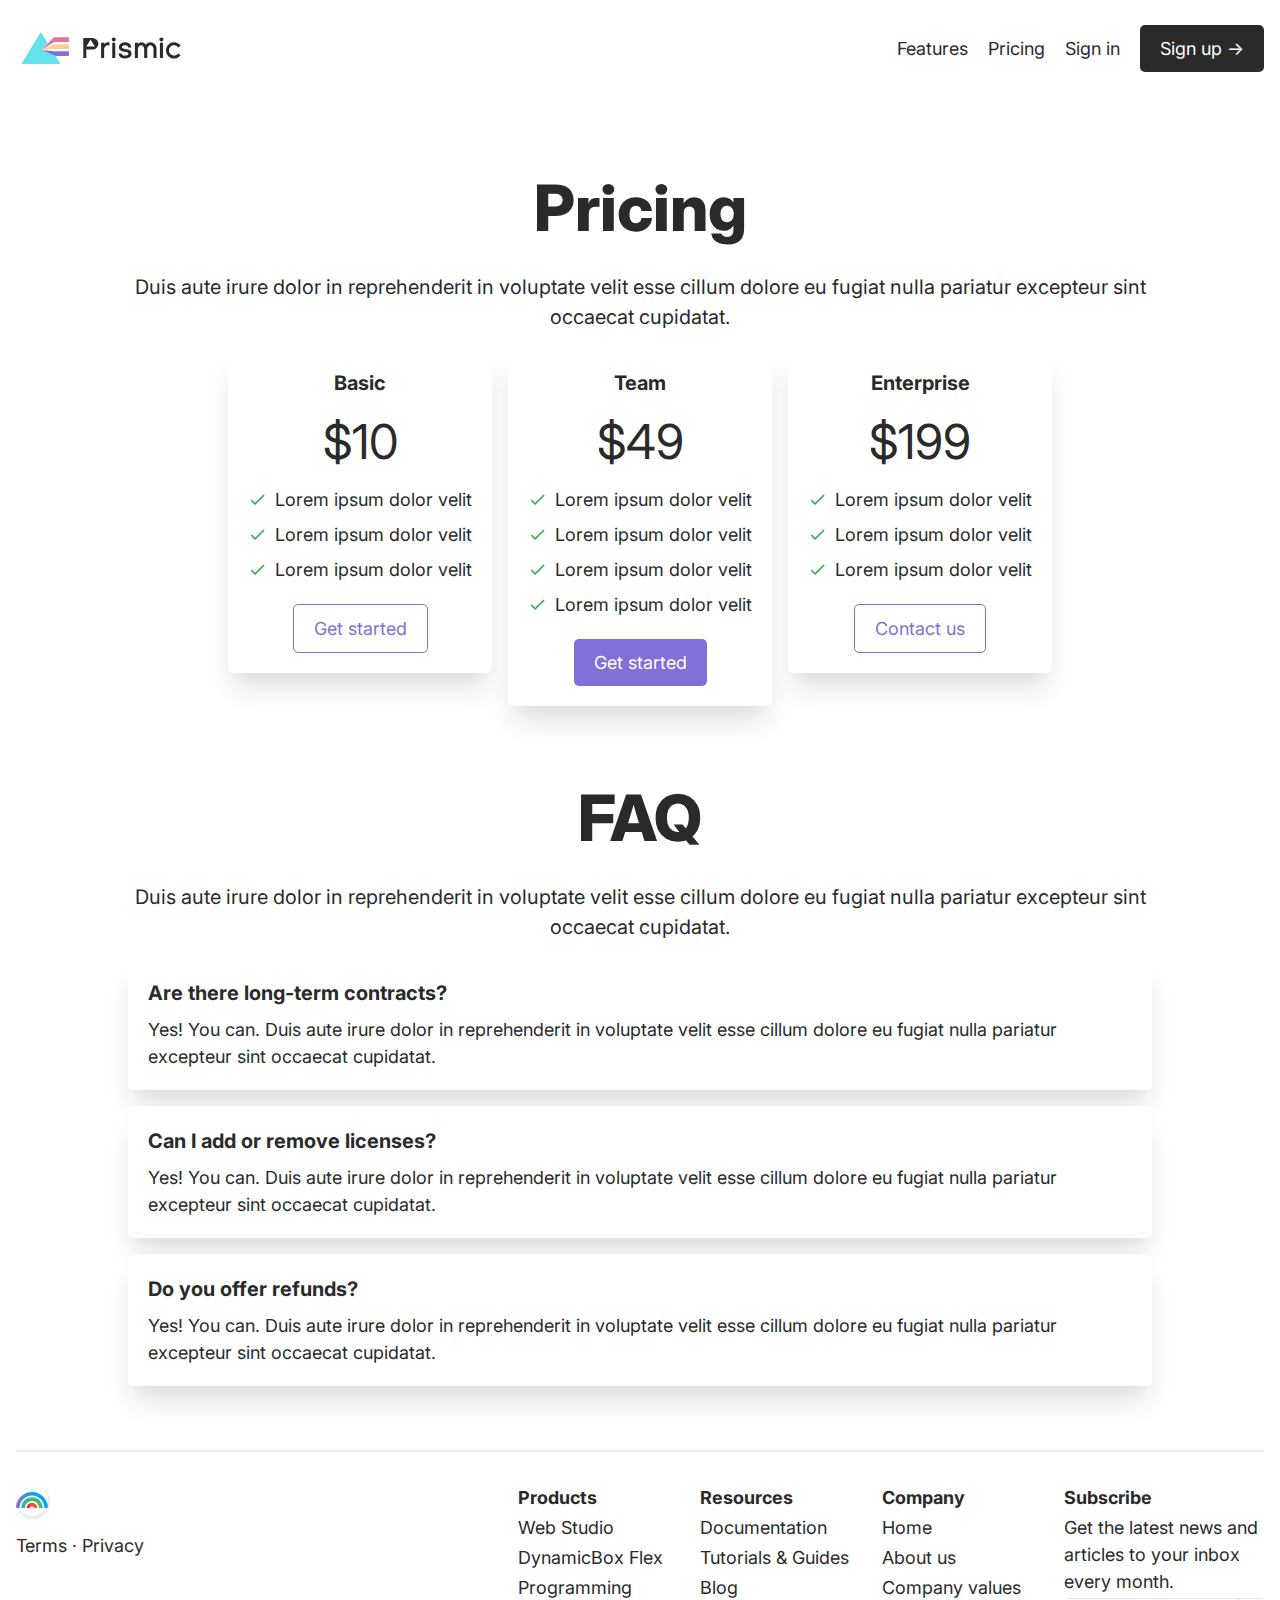
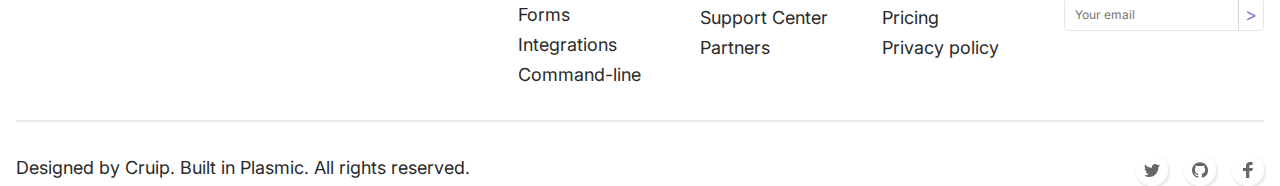
<file: pricing/index.html>
<!DOCTYPE html>
<html>

<head>
  <meta charSet="utf-8" />
  <meta http-equiv="x-ua-compatible" content="ie=edge" />
  <meta name="viewport" content="width=device-width, initial-scale=1, shrink-to-fit=no" />
  <style data-href="/styles.573c77e40ef574f00f56.css" id="gatsby-global-css">
    @import url(https://fonts.googleapis.com/css2?family=Inter%3Aital%2Cwght%400%2C400%3B0%2C700%3B0%2C800&display=swap);

    .__wab_flex-container {
      display: flex;
      flex: 1 1;
      align-self: stretch;
      pointer-events: none
    }

    .__wab_flex-container>* {
      pointer-events: auto
    }

    .__wab_slot {
      display: contents
    }

    .__wab_slot-string-wrapper {
      position: relative
    }

    .__wab_passthrough {
      display: contents
    }

    .plasmic__default_style-module--all--1UbrG {
      display: block;
      white-space: inherit;
      grid-row: auto;
      grid-column: auto;
      position: relative;
      background-size: 100% 100%;
      background-repeat: no-repeat;
      box-shadow: none;
      box-sizing: border-box;
      -webkit-text-decoration-line: none;
      text-decoration-line: none;
      transition-property: all;
      transition-timing-function: ease;
      transition-delay: 0s;
      transition-duration: 0s;
      margin: 0;
      border-width: 0
    }

    .plasmic__default_style-module--img--3BDX8 {
      display: inline-block
    }

    .plasmic__default_style-module--input--1PVjg {
      background: #fff
    }

    .plasmic__default_style-module--input--1PVjg,
    .plasmic__default_style-module--textarea--1cz8Q {
      padding: 2px
    }

    .plasmic__default_style-module--button--3_B5-,
    .plasmic__default_style-module--input--1PVjg,
    .plasmic__default_style-module--textarea--1cz8Q {
      font-family: inherit;
      line-height: inherit;
      font-size: inherit;
      font-style: inherit;
      font-weight: inherit;
      color: inherit;
      text-transform: inherit;
      border: 1px solid #d3d3d3
    }

    .plasmic__default_style-module--button--3_B5- {
      padding: 2px 6px;
      background: none
    }

    .plasmic__default_style-module--code--1LHH8,
    .plasmic__default_style-module--pre--2aVdG {
      font-family: inherit;
      line-height: inherit
    }

    .plasmic__default_style-module--h1--2h2tI,
    .plasmic__default_style-module--h2--112cp,
    .plasmic__default_style-module--h3---Fie0,
    .plasmic__default_style-module--h4--1yYvn,
    .plasmic__default_style-module--h5--12U7O,
    .plasmic__default_style-module--h6--27iIr {
      font-size: inherit;
      font-weight: inherit
    }

    .plasmic__default_style-module--address--2aj4K {
      font-style: inherit
    }

    .plasmic__default_style-module--ol--3i5It,
    .plasmic__default_style-module--ul--3kAOj {
      list-style-type: none;
      padding: 0
    }

    .plasmic__default_style-module--select--1O5j4 {
      padding: 2px 6px
    }

    .plasmic__default_style-module--li--6LkRE {
      list-style-type: none
    }

    .plasmic__default_style-module--plasmic_default__component_wrapper--3eZ8u {
      display: grid
    }

    .plasmic__default_style-module--__wab_text--2GF2O {
      display: inline-block
    }

    .plasmic__default_style-module--plasmic_page_wrapper--vaaM6 {
      display: flex;
      width: 100%;
      min-height: 100vh;
      align-items: stretch;
      align-self: start
    }

    .plasmic__default_style-module--plasmic_page_wrapper--vaaM6>* {
      height: auto !important
    }

    .plasmic_simple_light_landing_page-module--root_reset--3uN75 {
      font-family: Inter;
      font-size: 18px;
      font-weight: 400;
      font-style: normal;
      color: #2A2A2A;
      text-align: left;
      text-transform: none;
      line-height: 1.5;
      letter-spacing: normal;
      white-space: pre-wrap
    }

    .PlasmicAvatar-module--root--1-7YO {
      display: flex;
      width: auto;
      height: 96px;
      position: relative;
      overflow: hidden;
      border-radius: 48px
    }

    .PlasmicAvatar-module--img___0I5Q--1jr2O {
      position: relative;
      -o-object-fit: cover;
      object-fit: cover;
      width: 100%;
      height: 100%;
      min-width: 0;
      min-height: 0
    }

    .PlasmicLinkButton-module--root--ucDMT {
      display: inline-flex;
      width: auto;
      height: auto;
      position: relative;
      border-radius: 5px;
      padding: 10px 20px
    }

    .PlasmicLinkButton-module--root__type_solidBlue--YrzsS {
      background: #826FD8
    }

    .PlasmicLinkButton-module--root__type_solidBlack--3zm5A {
      background: #2A2A2A
    }

    .PlasmicLinkButton-module--root__type_outlineBlue--PqhIT {
      border: 1px solid #826FD8
    }

    .PlasmicLinkButton-module--root__type_small--eoaar {
      padding: 0
    }

    .PlasmicLinkButton-module--root__type_solidBlue--YrzsS:hover {
      background: #64E2EA
    }

    .PlasmicLinkButton-module--root__type_solidBlack--3zm5A:hover {
      background: #323436
    }

    .PlasmicLinkButton-module--slotText__type_solidBlack--3Y3mk,
    .PlasmicLinkButton-module--slotText__type_solidBlue--2ntsh {
      color: #fff
    }

    .PlasmicLinkButton-module--slotText__type_outlineBlue--3SQ16 {
      color: #826FD8
    }

    .PlasmicHeader-module--root--34PC_ {
      display: flex;
      width: 100%;
      height: auto;
      position: relative;
      justify-content: space-between;
      min-width: 0
    }

    .PlasmicHeader-module--avatar--NiwI1.__wab_instance {
      position: relative;
      flex-shrink: 0
    }

    .PlasmicHeader-module--svg--3aru2 {
      position: relative;
      -o-object-fit: cover;
      object-fit: cover;
      width: 170px;
      height: auto;
      min-height: 0
    }

    .PlasmicHeader-module--box--2m-DS {
      display: inline-flex;
      position: relative;
      flex-direction: row;
      width: auto
    }

    .PlasmicHeader-module--box--2m-DS>.__wab_flex-container {
      flex-direction: row;
      align-items: center;
      justify-content: flex-start;
      margin-left: -20px;
      width: calc(100% + 20px)
    }

    .PlasmicHeader-module--box--2m-DS>.__wab_flex-container>*,
    .PlasmicHeader-module--box--2m-DS>.__wab_flex-container>.__wab_slot>* {
      margin-left: 20px
    }

    @media (min-width:0px) and (max-width:768px) {
      .PlasmicHeader-module--box--2m-DS>.__wab_flex-container {
        margin-left: -16px;
        width: calc(100% + 16px);
        margin-top: 0;
        height: 100%
      }
    }

    @media (min-width:0px) and (max-width:768px) {

      .PlasmicHeader-module--box--2m-DS>.__wab_flex-container>*,
      .PlasmicHeader-module--box--2m-DS>.__wab_flex-container>.__wab_slot>* {
        margin-left: 16px;
        margin-top: 0
      }
    }

    .PlasmicHeader-module--linkButton__bnpEz--31bYX.__wab_instance,
    .PlasmicHeader-module--linkButton__pi53R--1K73I.__wab_instance,
    .PlasmicHeader-module--linkButton__tbwn2--3QjMi.__wab_instance,
    .PlasmicHeader-module--linkButton__x9K91--15QW5.__wab_instance {
      position: relative
    }

    .PlasmicTopSection-module--root--2B2t- {
      height: 100%;
      min-height: 0
    }

    .PlasmicTopSection-module--box__b6Y0K--2Vcly,
    .PlasmicTopSection-module--root--2B2t- {
      display: flex;
      width: 100%;
      position: relative;
      flex-direction: column;
      min-width: 0
    }

    .PlasmicTopSection-module--box__b6Y0K--2Vcly>.__wab_flex-container {
      flex-direction: column;
      align-items: center;
      justify-content: flex-start;
      margin-top: -32px;
      height: calc(100% + 32px)
    }

    .PlasmicTopSection-module--box__b6Y0K--2Vcly>.__wab_flex-container>*,
    .PlasmicTopSection-module--box__b6Y0K--2Vcly>.__wab_flex-container>.__wab_slot>* {
      margin-top: 32px
    }

    .PlasmicTopSection-module--box__iXlZa--3B1Hn {
      display: flex;
      position: relative;
      flex-direction: column;
      width: 100%;
      max-width: 1000px;
      min-width: 0
    }

    .PlasmicTopSection-module--box__iXlZa--3B1Hn>.__wab_flex-container {
      flex-direction: column;
      align-items: stretch;
      justify-content: flex-start;
      margin-top: -32px;
      height: calc(100% + 32px)
    }

    .PlasmicTopSection-module--box__iXlZa--3B1Hn>.__wab_flex-container>*,
    .PlasmicTopSection-module--box__iXlZa--3B1Hn>.__wab_flex-container>.__wab_slot>* {
      margin-top: 32px
    }

    .PlasmicTopSection-module--box__wnTe0--2Mf7M {
      display: flex;
      position: relative;
      flex-direction: column;
      align-items: stretch;
      justify-content: flex-start
    }

    .PlasmicTopSection-module--box__txZtJ--1DGy4 {
      font-size: 96px;
      font-weight: 700;
      text-align: center;
      line-height: 1
    }

    @media (min-width:0px) and (max-width:768px) {
      .PlasmicTopSection-module--box__txZtJ--1DGy4 {
        font-size: 48px
      }
    }

    .PlasmicTopSection-module--box___6Adyu--2KmBA {
      font-size: 96px;
      font-weight: 700;
      text-align: center;
      line-height: 1;
      color: rgba(51, 140, 245, 0);
      background: linear-gradient(90deg, #826FD8, #E37598) 0 0/100% 100%;
      background-clip: text;
      -webkit-background-clip: text
    }

    @media (min-width:0px) and (max-width:768px) {
      .PlasmicTopSection-module--box___6Adyu--2KmBA {
        font-size: 48px
      }
    }

    .PlasmicTopSection-module--box__pnmbw--YXSdi {
      position: relative;
      font-size: 20px;
      text-align: center
    }

    @media (min-width:0px) and (max-width:768px) {
      .PlasmicTopSection-module--box__pnmbw--YXSdi {
        font-size: 24px
      }
    }

    .PlasmicTopSection-module--box__yqsoF--1JCil {
      display: flex;
      position: relative;
      flex-direction: row
    }

    .PlasmicTopSection-module--box__yqsoF--1JCil>.__wab_flex-container {
      flex-direction: row;
      align-items: stretch;
      justify-content: flex-start;
      margin-left: -12px;
      width: calc(100% + 12px)
    }

    .PlasmicTopSection-module--box__yqsoF--1JCil>.__wab_flex-container>*,
    .PlasmicTopSection-module--box__yqsoF--1JCil>.__wab_flex-container>.__wab_slot>* {
      margin-left: 12px
    }

    .PlasmicTopSection-module--linkButton___3LFjd--3fZ_9.__wab_instance,
    .PlasmicTopSection-module--linkButton__hf190--1dNxM.__wab_instance {
      position: relative
    }

    .PlasmicTopSection-module--box__pd2Mc--8a0Ii {
      display: flex;
      position: relative;
      flex-direction: column;
      align-items: center;
      justify-content: flex-start;
      width: 100%;
      max-width: 1000px;
      min-width: 0
    }

    .PlasmicTopSection-module--img--TX3Qd {
      position: relative;
      -o-object-fit: cover;
      object-fit: cover;
      width: 100%;
      height: 100%;
      min-width: 0;
      min-height: 0
    }

    .PlasmicSection-module--root--3ky1P {
      display: flex;
      width: 100%;
      height: auto;
      position: relative;
      flex-direction: column;
      max-width: 1024px;
      min-width: 0
    }

    .PlasmicSection-module--root--3ky1P>.__wab_flex-container {
      flex-direction: column;
      justify-content: center;
      align-items: center;
      margin-top: -16px;
      height: calc(100% + 16px)
    }

    .PlasmicSection-module--root--3ky1P>.__wab_flex-container>*,
    .PlasmicSection-module--root--3ky1P>.__wab_flex-container>.__wab_slot>* {
      margin-top: 16px
    }

    .PlasmicSection-module--slotTitle--2fSGK {
      font-size: 64px;
      font-weight: 800;
      text-align: center
    }

    @media (min-width:0px) and (max-width:768px) {
      .PlasmicSection-module--slotTitle--2fSGK {
        font-size: 48px
      }
    }

    .PlasmicSection-module--slotSubtitle--1sZoE {
      font-size: 20px;
      text-align: center
    }

    @media (min-width:0px) and (max-width:768px) {
      .PlasmicSection-module--slotSubtitle--1sZoE {
        font-size: 24px
      }
    }

    .PlasmicFeatureCard-module--root--2o9Zx {
      display: flex;
      width: 352px;
      height: 195px;
      position: relative;
      flex-direction: column;
      box-shadow: 0 20px 25px -5px rgba(0, 0, 0, .12), 0 10px 10px -5px rgba(0, 0, 0, .02);
      border-radius: 5px;
      padding: 20px;
      background: #fff
    }

    .PlasmicFeatureCard-module--root--2o9Zx>.__wab_flex-container {
      flex-direction: column;
      justify-content: center;
      align-items: center;
      margin-top: -10px;
      height: calc(100% + 10px)
    }

    .PlasmicFeatureCard-module--root--2o9Zx>.__wab_flex-container>*,
    .PlasmicFeatureCard-module--root--2o9Zx>.__wab_flex-container>.__wab_slot>* {
      margin-top: 10px
    }

    .PlasmicFeatureCard-module--root__long--1alJX {
      height: auto;
      width: 100%;
      display: flex;
      flex-direction: row;
      min-width: 0
    }

    .PlasmicFeatureCard-module--root__long--1alJX>.__wab_flex-container {
      flex-direction: row;
      justify-content: space-between;
      margin-left: -10px;
      width: calc(100% + 10px);
      margin-top: 0;
      height: 100%
    }

    .PlasmicFeatureCard-module--root__long--1alJX>.__wab_flex-container>*,
    .PlasmicFeatureCard-module--root__long--1alJX>.__wab_flex-container>.__wab_slot>* {
      margin-left: 10px;
      margin-top: 0
    }

    .PlasmicFeatureCard-module--box__l0Xvq--1wtR8 {
      display: flex;
      position: relative;
      flex-direction: row;
      align-items: center;
      justify-content: center;
      overflow: hidden;
      border-radius: 32px
    }

    .PlasmicFeatureCard-module--box__wlty9--2AlEn {
      display: flex;
      position: relative;
      flex-direction: row;
      align-items: center;
      justify-content: center;
      width: 64px;
      height: 64px;
      flex-shrink: 0;
      background: #64E2EA
    }

    .PlasmicFeatureCard-module--svg__antst--1Xy6K {
      position: relative;
      -o-object-fit: cover;
      object-fit: cover;
      width: 48px;
      height: 48px;
      flex-shrink: 0
    }

    .PlasmicFeatureCard-module--box__sMePy--E2ZS8 {
      display: flex;
      position: relative;
      flex-direction: column;
      align-items: stretch;
      justify-content: flex-start
    }

    .PlasmicFeatureCard-module--box__long__sMePYqqAI--2usnw {
      align-items: flex-start
    }

    .PlasmicFeatureCard-module--slotTitle--f-M6A {
      font-size: 20px;
      font-weight: 700;
      text-align: center
    }

    .PlasmicFeatureCard-module--slotDescription--ek_se {
      color: #96999e;
      text-align: center
    }

    .PlasmicFeatureCard-module--slotDescription__long--1CZ_e {
      text-align: left
    }

    .PlasmicFeatureCard-module--box___94UV--3PXhU {
      display: flex;
      position: relative;
      flex-direction: column;
      align-items: stretch;
      justify-content: flex-start
    }

    .PlasmicFeatureCard-module--box__long___94UVqqAI--2jpD- {
      width: 32px;
      height: 32px;
      overflow: hidden;
      justify-content: center;
      align-items: center;
      box-shadow: 1px 1px 1px 0 #eaeaea;
      flex-shrink: 0;
      border-radius: 16px;
      background: #fff;
      border: 1px solid #eaeaea
    }

    .PlasmicFeatureCard-module--svg__jO6Fg--3dtB4 {
      width: 16px;
      height: 16px;
      position: relative;
      -o-object-fit: cover;
      object-fit: cover;
      flex-shrink: 0
    }

    .PlasmicTestimonial-module--root--1OvVg {
      display: flex;
      position: relative;
      flex-direction: column;
      align-items: stretch;
      justify-content: flex-start
    }

    .PlasmicTestimonial-module--avatar--2sG2n.__wab_instance {
      position: absolute;
      left: 44.01%;
      top: -28px;
      z-index: 2;
      flex-shrink: 0
    }

    .PlasmicTestimonial-module--img--1b-5E {
      position: relative;
      -o-object-fit: cover;
      object-fit: cover;
      width: 100%;
      height: 100%;
      min-width: 0;
      min-height: 0
    }

    .PlasmicTestimonial-module--svg--2k7rd {
      position: absolute;
      -o-object-fit: cover;
      object-fit: cover;
      width: 64px;
      height: 64px;
      left: 52%;
      top: -40px;
      color: #826FD8;
      z-index: 1;
      flex-shrink: 0
    }

    .PlasmicTestimonial-module--box__cibCn--3vAcp {
      display: flex;
      width: 100%;
      height: auto;
      max-width: 768px;
      flex-direction: column;
      min-width: 0;
      padding: 80px 48px 32px;
      border: 2px solid #c9ccd1
    }

    .PlasmicTestimonial-module--box__cibCn--3vAcp>.__wab_flex-container {
      flex-direction: column;
      align-items: center;
      justify-content: center;
      margin-top: -10px;
      height: calc(100% + 10px)
    }

    .PlasmicTestimonial-module--box__cibCn--3vAcp>.__wab_flex-container>*,
    .PlasmicTestimonial-module--box__cibCn--3vAcp>.__wab_flex-container>.__wab_slot>* {
      margin-top: 10px
    }

    .PlasmicTestimonial-module--box___0Qbd--1CiMv {
      position: relative
    }

    .PlasmicTestimonial-module--box___7TdVw--2mhhO {
      position: relative;
      font-weight: 700
    }

    .PlasmicTestimonial-module--box___7AVlp--3ZG2Q {
      position: relative;
      color: #65676b
    }

    .PlasmicHomeCta-module--root--2Am2m {
      display: flex;
      width: 100%;
      height: auto;
      position: relative;
      justify-content: space-between;
      max-height: 420px;
      min-width: 0;
      border-radius: 5px;
      background: #2A2A2A
    }

    @media (min-width:0px) and (max-width:768px) {
      .PlasmicHomeCta-module--root--2Am2m {
        width: 100%;
        height: 100%;
        min-width: 0;
        min-height: 0
      }
    }

    .PlasmicHomeCta-module--box___3SC82--U4j-s {
      display: flex;
      position: relative;
      flex-direction: column;
      width: 60%;
      padding: 32px 48px
    }

    .PlasmicHomeCta-module--box___3SC82--U4j-s>.__wab_flex-container {
      flex-direction: column;
      align-items: stretch;
      justify-content: center;
      margin-top: -12px;
      height: calc(100% + 12px)
    }

    .PlasmicHomeCta-module--box___3SC82--U4j-s>.__wab_flex-container>*,
    .PlasmicHomeCta-module--box___3SC82--U4j-s>.__wab_flex-container>.__wab_slot>* {
      margin-top: 12px
    }

    @media (min-width:0px) and (max-width:768px) {
      .PlasmicHomeCta-module--box___3SC82--U4j-s {
        width: 100%;
        min-width: 0
      }
    }

    .PlasmicHomeCta-module--box__dbtDm--1zw7E {
      position: relative;
      color: #fff;
      font-size: 24px;
      font-weight: 700
    }

    .PlasmicHomeCta-module--box__zV9X--3ric- {
      position: relative;
      color: #b0b3b8
    }

    .PlasmicHomeCta-module--box__tCGa--jwL_3 {
      display: flex;
      position: relative;
      flex-direction: row
    }

    .PlasmicHomeCta-module--box__tCGa--jwL_3>.__wab_flex-container {
      flex-direction: row;
      align-items: stretch;
      justify-content: flex-start;
      margin-left: -8px;
      width: calc(100% + 8px)
    }

    .PlasmicHomeCta-module--box__tCGa--jwL_3>.__wab_flex-container>*,
    .PlasmicHomeCta-module--box__tCGa--jwL_3>.__wab_flex-container>.__wab_slot>* {
      margin-left: 8px
    }

    @media (min-width:0px) and (max-width:768px) {
      .PlasmicHomeCta-module--box__tCGa--jwL_3 {
        display: flex;
        flex-direction: column
      }
    }

    @media (min-width:0px) and (max-width:768px) {
      .PlasmicHomeCta-module--box__tCGa--jwL_3>.__wab_flex-container {
        flex-direction: column;
        align-items: flex-start;
        margin-left: 0;
        width: 100%;
        margin-top: -8px;
        height: calc(100% + 8px)
      }
    }

    @media (min-width:0px) and (max-width:768px) {

      .PlasmicHomeCta-module--box__tCGa--jwL_3>.__wab_flex-container>*,
      .PlasmicHomeCta-module--box__tCGa--jwL_3>.__wab_flex-container>.__wab_slot>* {
        margin-left: 0;
        margin-top: 8px
      }
    }

    .PlasmicHomeCta-module--textbox--1pm9S {
      position: relative;
      width: 240px;
      color: #fff;
      padding-left: 10px;
      padding-right: 10px;
      height: 44px;
      flex-shrink: 0;
      border-radius: 3px;
      background: #323436;
      border: 1px solid #4a4c4f
    }

    @media (min-width:0px) and (max-width:768px) {
      .PlasmicHomeCta-module--textbox--1pm9S {
        width: 100%;
        min-width: 0
      }
    }

    .PlasmicHomeCta-module--linkButton--2rfYO.__wab_instance {
      position: relative
    }

    .PlasmicHomeCta-module--box__jjM38--27RTh {
      position: relative;
      color: #65676b;
      font-size: 14px
    }

    .PlasmicHomeCta-module--box__gh4H--1R1Fy {
      display: flex;
      position: relative;
      flex-direction: column;
      align-items: stretch;
      justify-content: flex-start;
      width: 40%
    }

    .PlasmicHomeCta-module--svg--1sl35 {
      position: relative;
      -o-object-fit: cover;
      object-fit: cover;
      width: 100%;
      height: 100%;
      min-width: 0;
      min-height: 0
    }

    .PlasmicIconLink-module--root--3T5Ij {
      display: flex;
      width: 32px;
      height: 32px;
      position: relative
    }

    .PlasmicIconLink-module--box--2SKDj {
      display: flex;
      position: relative;
      flex-direction: row;
      align-items: center;
      justify-content: center;
      width: 100%;
      height: 100%;
      box-shadow: 1px 2px 2px 1px #eaeaea;
      min-width: 0;
      min-height: 0;
      border-radius: 16px;
      background: #fff
    }

    .PlasmicIconLink-module--slotIcon--2Ihmq {
      color: #2A2A2A
    }

    .PlasmicIconLink-module--svg__oNWpp--3pqr5 {
      position: relative;
      -o-object-fit: cover;
      object-fit: cover;
      color: #65676b;
      width: 32px;
      height: 32px;
      flex-shrink: 0
    }

    .PlasmicFooter-module--root--2Nkxw {
      display: flex;
      width: 100%;
      height: auto;
      position: relative;
      flex-direction: column;
      min-width: 0
    }

    .PlasmicFooter-module--root--2Nkxw>.__wab_flex-container {
      flex-direction: column;
      margin-top: -32px;
      height: calc(100% + 32px)
    }

    .PlasmicFooter-module--root--2Nkxw>.__wab_flex-container>*,
    .PlasmicFooter-module--root--2Nkxw>.__wab_flex-container>.__wab_slot>* {
      margin-top: 32px
    }

    .PlasmicFooter-module--box__tyCn3--1_jSn {
      display: block;
      position: relative;
      width: 100%;
      height: 1px;
      min-width: 0;
      flex-shrink: 0;
      border: 1px solid #eaeaea
    }

    .PlasmicFooter-module--box__lrRwv--hrHtO {
      display: flex;
      position: relative;
      flex-direction: row;
      left: auto;
      top: auto;
      width: 100%;
      height: auto;
      min-width: 0
    }

    .PlasmicFooter-module--box__lrRwv--hrHtO>.__wab_flex-container {
      flex-direction: row;
      align-items: stretch;
      justify-content: space-between;
      margin-left: -20px;
      width: calc(100% + 20px)
    }

    .PlasmicFooter-module--box__lrRwv--hrHtO>.__wab_flex-container>*,
    .PlasmicFooter-module--box__lrRwv--hrHtO>.__wab_flex-container>.__wab_slot>* {
      margin-left: 20px
    }

    @media (min-width:0px) and (max-width:768px) {
      .PlasmicFooter-module--box__lrRwv--hrHtO {
        display: flex;
        flex-direction: column
      }
    }

    @media (min-width:0px) and (max-width:768px) {
      .PlasmicFooter-module--box__lrRwv--hrHtO>.__wab_flex-container {
        flex-direction: column;
        margin-left: 0;
        width: 100%;
        margin-top: -32px;
        height: calc(100% + 32px)
      }
    }

    @media (min-width:0px) and (max-width:768px) {

      .PlasmicFooter-module--box__lrRwv--hrHtO>.__wab_flex-container>*,
      .PlasmicFooter-module--box__lrRwv--hrHtO>.__wab_flex-container>.__wab_slot>* {
        margin-left: 0;
        margin-top: 32px
      }
    }

    .PlasmicFooter-module--box__tAclb--1qqM9 {
      display: flex;
      position: relative;
      flex-direction: column;
      width: 128px;
      flex-shrink: 0
    }

    .PlasmicFooter-module--box__tAclb--1qqM9>.__wab_flex-container {
      flex-direction: column;
      align-items: stretch;
      justify-content: flex-start;
      margin-top: -16px;
      height: calc(100% + 16px)
    }

    .PlasmicFooter-module--box__tAclb--1qqM9>.__wab_flex-container>*,
    .PlasmicFooter-module--box__tAclb--1qqM9>.__wab_flex-container>.__wab_slot>* {
      margin-top: 16px
    }

    .PlasmicFooter-module--iconLink__zQt1--1aJAv.__wab_instance {
      position: relative;
      flex-shrink: 0
    }

    .PlasmicFooter-module--svg__ijR1--3wZqM {
      position: relative;
      -o-object-fit: cover;
      object-fit: cover;
      color: #65676b;
      width: 32px;
      height: 32px
    }

    .PlasmicFooter-module--box__wnTa9--2QEAZ {
      display: flex;
      position: relative;
      flex-direction: row;
      align-items: stretch;
      justify-content: flex-start
    }

    .PlasmicFooter-module--link__vsVyw--2psCr {
      color: #2A2A2A
    }

    .PlasmicFooter-module--root--2Nkxw .PlasmicFooter-module--link__vsVyw--2psCr:hover {
      -webkit-text-decoration-line: underline;
      text-decoration-line: underline;
      color: #050505
    }

    .PlasmicFooter-module--box__apdX4--32yTE {
      position: relative
    }

    .PlasmicFooter-module--link___5KiK5--3BGVd {
      position: relative;
      color: #2A2A2A
    }

    .PlasmicFooter-module--root--2Nkxw .PlasmicFooter-module--link___5KiK5--3BGVd:hover {
      -webkit-text-decoration-line: underline;
      text-decoration-line: underline;
      color: #050505
    }

    .PlasmicFooter-module--box___7RPas--3De0b {
      display: flex;
      position: relative;
      flex-direction: row
    }

    .PlasmicFooter-module--box___7RPas--3De0b>.__wab_flex-container {
      flex-direction: row;
      align-items: stretch;
      justify-content: flex-end;
      margin-left: -32px;
      width: calc(100% + 32px)
    }

    .PlasmicFooter-module--box___7RPas--3De0b>.__wab_flex-container>*,
    .PlasmicFooter-module--box___7RPas--3De0b>.__wab_flex-container>.__wab_slot>* {
      margin-left: 32px
    }

    @media (min-width:0px) and (max-width:768px) {
      .PlasmicFooter-module--box___7RPas--3De0b {
        display: flex;
        flex-direction: column
      }
    }

    @media (min-width:0px) and (max-width:768px) {
      .PlasmicFooter-module--box___7RPas--3De0b>.__wab_flex-container {
        flex-direction: column;
        margin-left: 0;
        width: 100%;
        margin-top: -32px;
        height: calc(100% + 32px)
      }
    }

    @media (min-width:0px) and (max-width:768px) {

      .PlasmicFooter-module--box___7RPas--3De0b>.__wab_flex-container>*,
      .PlasmicFooter-module--box___7RPas--3De0b>.__wab_flex-container>.__wab_slot>* {
        margin-left: 0;
        margin-top: 32px
      }
    }

    .PlasmicFooter-module--box__ulGhq--1e_aN {
      display: flex;
      position: relative;
      flex-direction: column;
      width: 150px;
      flex-shrink: 0
    }

    .PlasmicFooter-module--box__ulGhq--1e_aN>.__wab_flex-container {
      flex-direction: column;
      align-items: stretch;
      justify-content: flex-start;
      margin-top: -3px;
      height: calc(100% + 3px)
    }

    .PlasmicFooter-module--box__ulGhq--1e_aN>.__wab_flex-container>*,
    .PlasmicFooter-module--box__ulGhq--1e_aN>.__wab_flex-container>.__wab_slot>* {
      margin-top: 3px
    }

    .PlasmicFooter-module--box__bdQzo--2Z0bR {
      position: relative;
      font-weight: 700
    }

    .PlasmicFooter-module--link__hKboq--3z_kl {
      position: relative;
      color: #2A2A2A
    }

    .PlasmicFooter-module--root--2Nkxw .PlasmicFooter-module--link__hKboq--3z_kl:hover {
      color: #050505
    }

    .PlasmicFooter-module--link__ndovs--2OuH7 {
      position: relative;
      color: #2A2A2A
    }

    .PlasmicFooter-module--root--2Nkxw .PlasmicFooter-module--link__ndovs--2OuH7:hover {
      color: #050505
    }

    .PlasmicFooter-module--link__blVk--4KWLR {
      position: relative;
      color: #2A2A2A
    }

    .PlasmicFooter-module--root--2Nkxw .PlasmicFooter-module--link__blVk--4KWLR:hover {
      color: #050505
    }

    .PlasmicFooter-module--link___7QOdl--2xYbE {
      position: relative;
      color: #2A2A2A
    }

    .PlasmicFooter-module--root--2Nkxw .PlasmicFooter-module--link___7QOdl--2xYbE:hover {
      color: #050505
    }

    .PlasmicFooter-module--link__ryN92--2N5az {
      position: relative;
      color: #2A2A2A
    }

    .PlasmicFooter-module--root--2Nkxw .PlasmicFooter-module--link__ryN92--2N5az:hover {
      color: #050505
    }

    .PlasmicFooter-module--box__cCMiK---2bs- {
      display: flex;
      position: relative;
      flex-direction: column;
      width: 150px;
      flex-shrink: 0
    }

    .PlasmicFooter-module--box__cCMiK---2bs->.__wab_flex-container {
      flex-direction: column;
      align-items: stretch;
      justify-content: flex-start;
      margin-top: -3px;
      height: calc(100% + 3px)
    }

    .PlasmicFooter-module--box__cCMiK---2bs->.__wab_flex-container>*,
    .PlasmicFooter-module--box__cCMiK---2bs->.__wab_flex-container>.__wab_slot>* {
      margin-top: 3px
    }

    .PlasmicFooter-module--box__eCyBq--Snwvd {
      position: relative;
      font-weight: 700
    }

    .PlasmicFooter-module--link__vtjy9--1wwr8 {
      position: relative;
      color: #2A2A2A
    }

    .PlasmicFooter-module--root--2Nkxw .PlasmicFooter-module--link__vtjy9--1wwr8:hover {
      color: #050505
    }

    .PlasmicFooter-module--link__xmMhH--HNJYs {
      position: relative;
      color: #2A2A2A
    }

    .PlasmicFooter-module--root--2Nkxw .PlasmicFooter-module--link__xmMhH--HNJYs:hover {
      color: #050505
    }

    .PlasmicFooter-module--link__muXi--sbjpt {
      position: relative;
      color: #2A2A2A
    }

    .PlasmicFooter-module--root--2Nkxw .PlasmicFooter-module--link__muXi--sbjpt:hover {
      color: #050505
    }

    .PlasmicFooter-module--link__zx72Q--2zZ7W {
      position: relative;
      color: #2A2A2A
    }

    .PlasmicFooter-module--root--2Nkxw .PlasmicFooter-module--link__zx72Q--2zZ7W:hover {
      color: #050505
    }

    .PlasmicFooter-module--link__ga51D--3Z2Nm {
      position: relative;
      color: #2A2A2A
    }

    .PlasmicFooter-module--root--2Nkxw .PlasmicFooter-module--link__ga51D--3Z2Nm:hover {
      color: #050505
    }

    .PlasmicFooter-module--box___686Ym--3kSIo {
      display: flex;
      flex-direction: column;
      width: 150px;
      flex-shrink: 0
    }

    .PlasmicFooter-module--box___686Ym--3kSIo>.__wab_flex-container {
      flex-direction: column;
      align-items: stretch;
      justify-content: flex-start;
      margin-top: -3px;
      height: calc(100% + 3px)
    }

    .PlasmicFooter-module--box___686Ym--3kSIo>.__wab_flex-container>*,
    .PlasmicFooter-module--box___686Ym--3kSIo>.__wab_flex-container>.__wab_slot>* {
      margin-top: 3px
    }

    .PlasmicFooter-module--box__mIDoU--25Z73 {
      position: relative;
      font-weight: 700
    }

    .PlasmicFooter-module--link__bmdzi--1wPKy {
      position: relative;
      color: #2A2A2A
    }

    .PlasmicFooter-module--root--2Nkxw .PlasmicFooter-module--link__bmdzi--1wPKy:hover {
      color: #050505
    }

    .PlasmicFooter-module--link___2NOvJ--RoaF0 {
      position: relative;
      color: #2A2A2A
    }

    .PlasmicFooter-module--root--2Nkxw .PlasmicFooter-module--link___2NOvJ--RoaF0:hover {
      color: #050505
    }

    .PlasmicFooter-module--link__o7P4K--2AHr2 {
      position: relative;
      color: #2A2A2A
    }

    .PlasmicFooter-module--root--2Nkxw .PlasmicFooter-module--link__o7P4K--2AHr2:hover {
      color: #050505
    }

    .PlasmicFooter-module--link__js5Zr--2uMT1 {
      position: relative;
      color: #2A2A2A
    }

    .PlasmicFooter-module--root--2Nkxw .PlasmicFooter-module--link__js5Zr--2uMT1:hover {
      color: #050505
    }

    .PlasmicFooter-module--link__kbOc4--3Q6AX {
      position: relative;
      color: #2A2A2A
    }

    .PlasmicFooter-module--root--2Nkxw .PlasmicFooter-module--link__kbOc4--3Q6AX:hover {
      color: #050505
    }

    .PlasmicFooter-module--box__l9VuR--2gfyH {
      display: flex;
      position: relative;
      flex-direction: column;
      width: 200px;
      flex-shrink: 0
    }

    .PlasmicFooter-module--box__l9VuR--2gfyH>.__wab_flex-container {
      flex-direction: column;
      align-items: stretch;
      justify-content: flex-start;
      margin-top: -3px;
      height: calc(100% + 3px)
    }

    .PlasmicFooter-module--box__l9VuR--2gfyH>.__wab_flex-container>*,
    .PlasmicFooter-module--box__l9VuR--2gfyH>.__wab_flex-container>.__wab_slot>* {
      margin-top: 3px
    }

    .PlasmicFooter-module--box__dDb8W--1b8K_ {
      position: relative;
      font-weight: 700
    }

    .PlasmicFooter-module--box__o0XiN--3bhy9 {
      position: relative
    }

    .PlasmicFooter-module--box___5Hl8B--3aiok {
      display: flex;
      position: relative;
      flex-direction: row;
      align-items: center;
      justify-content: center;
      width: 100%;
      min-width: 0;
      border-radius: 5px;
      border: 1px solid #e4e6eb
    }

    .PlasmicFooter-module--textbox--2iVbX {
      position: relative;
      width: 100%;
      padding-left: 10px;
      padding-right: 10px;
      font-size: 12px;
      min-width: 0;
      border-width: 0
    }

    .PlasmicFooter-module--button--Lj5uW {
      position: relative;
      color: #826FD8;
      border-width: 0 0 0 1px;
      border-left-style: solid
    }

    .PlasmicFooter-module--box__wmMh--3PZFn {
      display: block;
      position: relative;
      width: 100%;
      height: 1px;
      min-width: 0;
      flex-shrink: 0;
      border: 1px solid #eaeaea
    }

    .PlasmicFooter-module--box__zfrj5--3kMwv {
      display: flex;
      position: relative;
      flex-direction: row;
      align-items: stretch;
      justify-content: space-between;
      left: auto;
      top: auto;
      width: 100%;
      height: auto;
      min-width: 0
    }

    @media (min-width:0px) and (max-width:768px) {
      .PlasmicFooter-module--box__zfrj5--3kMwv {
        display: flex;
        flex-direction: column
      }
    }

    @media (min-width:0px) and (max-width:768px) {
      .PlasmicFooter-module--box__zfrj5--3kMwv>.__wab_flex-container {
        flex-direction: column;
        margin-left: 0;
        width: 100%;
        margin-top: -8px;
        height: calc(100% + 8px)
      }
    }

    @media (min-width:0px) and (max-width:768px) {

      .PlasmicFooter-module--box__zfrj5--3kMwv>.__wab_flex-container>*,
      .PlasmicFooter-module--box__zfrj5--3kMwv>.__wab_flex-container>.__wab_slot>* {
        margin-left: 0;
        margin-top: 8px
      }
    }

    .PlasmicFooter-module--box__pjtOt--15a-B {
      display: flex;
      position: relative;
      flex-direction: row;
      align-items: stretch;
      justify-content: flex-start
    }

    .PlasmicFooter-module--link__qUiu5--T3pHG {
      position: relative;
      color: #2A2A2A;
      height: auto
    }

    .PlasmicFooter-module--root--2Nkxw .PlasmicFooter-module--link__qUiu5--T3pHG:hover {
      -webkit-text-decoration-line: underline;
      text-decoration-line: underline
    }

    .PlasmicFooter-module--link__bHyNw--2vupB {
      position: relative;
      color: #2A2A2A
    }

    .PlasmicFooter-module--root--2Nkxw .PlasmicFooter-module--link__bHyNw--2vupB:hover {
      -webkit-text-decoration-line: underline;
      text-decoration-line: underline
    }

    .PlasmicFooter-module--box__xg5Kv--2YUSI {
      position: relative;
      height: auto;
      width: auto;
      display: inline-block
    }

    .PlasmicFooter-module--box__pbvQo--2Fy3f {
      display: flex;
      position: relative;
      flex-direction: row
    }

    .PlasmicFooter-module--box__pbvQo--2Fy3f>.__wab_flex-container {
      flex-direction: row;
      align-items: stretch;
      justify-content: flex-start;
      margin-left: -16px;
      width: calc(100% + 16px)
    }

    .PlasmicFooter-module--box__pbvQo--2Fy3f>.__wab_flex-container>*,
    .PlasmicFooter-module--box__pbvQo--2Fy3f>.__wab_flex-container>.__wab_slot>* {
      margin-left: 16px
    }

    .PlasmicFooter-module--iconLink___6I6TS--2TWV3.__wab_instance {
      position: relative;
      flex-shrink: 0
    }

    .PlasmicFooter-module--svg__syqZz--3hMRr {
      position: relative;
      -o-object-fit: cover;
      object-fit: cover;
      color: #65676b;
      width: 32px;
      height: 32px
    }

    .PlasmicFooter-module--root--2Nkxw .PlasmicFooter-module--svg__syqZz--3hMRr:hover {
      color: #2A2A2A
    }

    .PlasmicFooter-module--iconLink__eidqr--1_t30.__wab_instance {
      position: relative;
      flex-shrink: 0
    }

    .PlasmicFooter-module--svg___8Nq65--1pWUm {
      position: relative;
      -o-object-fit: cover;
      object-fit: cover;
      color: #65676b;
      width: 32px;
      height: 32px
    }

    .PlasmicFooter-module--root--2Nkxw .PlasmicFooter-module--svg___8Nq65--1pWUm:hover {
      color: #2A2A2A
    }

    .PlasmicFooter-module--iconLink___1EYoE--3GtUd.__wab_instance {
      position: relative;
      flex-shrink: 0
    }

    .PlasmicFooter-module--svg__zRwxK--1KlDz {
      position: relative;
      -o-object-fit: cover;
      object-fit: cover;
      color: #65676b;
      width: 32px;
      height: 32px
    }

    .PlasmicFooter-module--root--2Nkxw .PlasmicFooter-module--svg__zRwxK--1KlDz:hover {
      color: #2A2A2A
    }

    .PlasmicHome-module--root--431od {
      display: flex;
      position: relative;
      flex-direction: column;
      align-items: center;
      justify-content: flex-start;
      width: 100%;
      height: 100%;
      padding-right: 16px;
      padding-left: 16px;
      min-width: 0;
      min-height: 0
    }

    @media (min-width:0px) and (max-width:768px) {
      .PlasmicHome-module--root--431od {
        width: 100%;
        height: 100%;
        min-width: 0;
        min-height: 0
      }
    }

    .PlasmicHome-module--box__ukiGp--1Rh-Y {
      display: flex;
      width: 100%;
      height: auto;
      flex-direction: column;
      max-width: 1600px;
      min-width: 0
    }

    .PlasmicHome-module--box__ukiGp--1Rh-Y>.__wab_flex-container {
      flex-direction: column;
      justify-content: flex-start;
      align-items: center;
      margin-top: -64px;
      height: calc(100% + 64px)
    }

    .PlasmicHome-module--box__ukiGp--1Rh-Y>.__wab_flex-container>*,
    .PlasmicHome-module--box__ukiGp--1Rh-Y>.__wab_flex-container>.__wab_slot>* {
      margin-top: 64px
    }

    .PlasmicHome-module--header--39kFl.__wab_instance,
    .PlasmicHome-module--section__p8PCm--2z3Sw.__wab_instance,
    .PlasmicHome-module--topSection--24kBr.__wab_instance {
      position: relative
    }

    .PlasmicHome-module--box__y7V4Q--2d_fW {
      display: flex;
      position: relative;
      flex-direction: row;
      width: 100%;
      min-width: 0
    }

    .PlasmicHome-module--box__y7V4Q--2d_fW>.__wab_flex-container {
      flex-direction: row;
      align-items: stretch;
      justify-content: flex-start;
      margin-left: -32px;
      width: calc(100% + 32px)
    }

    .PlasmicHome-module--box__y7V4Q--2d_fW>.__wab_flex-container>*,
    .PlasmicHome-module--box__y7V4Q--2d_fW>.__wab_flex-container>.__wab_slot>* {
      margin-left: 32px
    }

    @media (min-width:0px) and (max-width:768px) {
      .PlasmicHome-module--box__y7V4Q--2d_fW {
        display: flex;
        flex-direction: column
      }
    }

    @media (min-width:0px) and (max-width:768px) {
      .PlasmicHome-module--box__y7V4Q--2d_fW>.__wab_flex-container {
        flex-direction: column;
        justify-content: flex-start;
        align-items: center;
        margin-left: 0;
        width: 100%;
        margin-top: -12px;
        height: calc(100% + 12px)
      }
    }

    @media (min-width:0px) and (max-width:768px) {

      .PlasmicHome-module--box__y7V4Q--2d_fW>.__wab_flex-container>*,
      .PlasmicHome-module--box__y7V4Q--2d_fW>.__wab_flex-container>.__wab_slot>* {
        margin-left: 0;
        margin-top: 12px
      }
    }

    .PlasmicHome-module--box__lPj39--1L204 {
      display: flex;
      position: relative;
      flex-direction: column;
      width: 50%
    }

    .PlasmicHome-module--box__lPj39--1L204>.__wab_flex-container {
      flex-direction: column;
      align-items: stretch;
      justify-content: flex-start;
      margin-top: -12px;
      height: calc(100% + 12px)
    }

    .PlasmicHome-module--box__lPj39--1L204>.__wab_flex-container>*,
    .PlasmicHome-module--box__lPj39--1L204>.__wab_flex-container>.__wab_slot>* {
      margin-top: 12px
    }

    @media (min-width:0px) and (max-width:768px) {
      .PlasmicHome-module--box__lPj39--1L204 {
        width: 100%;
        min-width: 0
      }
    }

    .PlasmicHome-module--box__ipE0V--2jheI {
      position: relative;
      font-size: 32px;
      font-weight: 700
    }

    .PlasmicHome-module--box___7JFwR--Fl7-k {
      position: relative;
      color: #96999e
    }

    .PlasmicHome-module--featureCard__eMdtd--2_Kkp.__wab_instance {
      position: relative
    }

    .PlasmicHome-module--svg__dzcc6--G6cff {
      position: relative;
      -o-object-fit: cover;
      object-fit: cover;
      width: 48px;
      height: 48px
    }

    .PlasmicHome-module--svg__m5C2O--OG2Ju {
      width: 16px;
      height: 16px;
      position: relative;
      -o-object-fit: cover;
      object-fit: cover
    }

    .PlasmicHome-module--featureCard___6He7K--2NgVZ.__wab_instance {
      position: relative
    }

    .PlasmicHome-module--svg__zkDQt--1lEdB {
      position: relative;
      -o-object-fit: cover;
      object-fit: cover;
      width: 48px;
      height: 48px
    }

    .PlasmicHome-module--svg__b6IJ1--Bzg-C {
      width: 16px;
      height: 16px;
      position: relative;
      -o-object-fit: cover;
      object-fit: cover
    }

    .PlasmicHome-module--featureCard__csKpd--24MUB.__wab_instance {
      position: relative
    }

    .PlasmicHome-module--svg__muO0L--3nvc8 {
      position: relative;
      -o-object-fit: cover;
      object-fit: cover;
      width: 48px;
      height: 48px
    }

    .PlasmicHome-module--svg__eRCz--1OLo0 {
      width: 16px;
      height: 16px;
      position: relative;
      -o-object-fit: cover;
      object-fit: cover
    }

    .PlasmicHome-module--box__lbJ5P--erbQA {
      display: flex;
      position: relative;
      flex-direction: column;
      align-items: stretch;
      justify-content: flex-start;
      width: 50%
    }

    @media (min-width:0px) and (max-width:768px) {
      .PlasmicHome-module--box__lbJ5P--erbQA {
        width: 100%;
        min-width: 0
      }
    }

    .PlasmicHome-module--img__i3M1X--3xvxQ {
      position: relative;
      -o-object-fit: cover;
      object-fit: cover;
      width: 100%;
      min-width: 0
    }

    .PlasmicHome-module--img__biPm--1zMwk {
      position: absolute;
      -o-object-fit: cover;
      object-fit: cover;
      left: 0;
      top: 30%;
      width: 90%
    }

    .PlasmicHome-module--box__qrK8--qbShO {
      display: flex;
      position: relative;
      flex-direction: column;
      align-items: center;
      justify-content: flex-start;
      width: 100%;
      min-width: 0;
      padding: 64px
    }

    .PlasmicHome-module--box__rVpop--1owJn {
      display: block;
      position: absolute;
      flex-direction: column;
      align-items: stretch;
      justify-content: flex-start;
      left: 0;
      top: 50%;
      height: 50%;
      width: 100%;
      background: #050505
    }

    .PlasmicHome-module--section__ayRr--3f5ya.__wab_instance {
      position: relative
    }

    .PlasmicHome-module--box__jLg0B--37rxH {
      display: flex;
      flex-direction: row;
      width: 100%;
      min-width: 0
    }

    .PlasmicHome-module--box__jLg0B--37rxH>.__wab_flex-container {
      flex-direction: row;
      align-items: center;
      justify-content: center;
      flex-wrap: wrap;
      margin-left: -20px;
      width: calc(100% + 20px);
      margin-top: -20px;
      height: calc(100% + 20px)
    }

    .PlasmicHome-module--box__jLg0B--37rxH>.__wab_flex-container>*,
    .PlasmicHome-module--box__jLg0B--37rxH>.__wab_flex-container>.__wab_slot>* {
      margin-left: 20px;
      margin-top: 20px
    }

    .PlasmicHome-module--featureCard___6QLzx--31QQf.__wab_instance {
      position: relative;
      flex-shrink: 0
    }

    .PlasmicHome-module--svg__pOMzp--1MtMw {
      position: relative;
      -o-object-fit: cover;
      object-fit: cover;
      width: 32px;
      height: 32px;
      color: #fff
    }

    .PlasmicHome-module--svg__erKz9--3qoAT {
      width: 16px;
      height: 16px;
      position: relative;
      -o-object-fit: cover;
      object-fit: cover
    }

    .PlasmicHome-module--featureCard__a8Td1--isrAI.__wab_instance {
      position: relative;
      flex-shrink: 0
    }

    .PlasmicHome-module--svg__zAd7--2iDeZ {
      position: relative;
      -o-object-fit: cover;
      object-fit: cover;
      width: 32px;
      height: 32px;
      color: #fff
    }

    .PlasmicHome-module--svg__eBgeS--2IZVz {
      width: 16px;
      height: 16px;
      position: relative;
      -o-object-fit: cover;
      object-fit: cover
    }

    .PlasmicHome-module--featureCard__exd2P--3kqnZ.__wab_instance {
      position: relative;
      flex-shrink: 0
    }

    .PlasmicHome-module--svg__qqp7Z--1JvaD {
      position: relative;
      -o-object-fit: cover;
      object-fit: cover;
      width: 32px;
      height: 32px;
      color: #fff
    }

    .PlasmicHome-module--svg__yzKxn--1R8_I {
      width: 16px;
      height: 16px;
      position: relative;
      -o-object-fit: cover;
      object-fit: cover
    }

    .PlasmicHome-module--featureCard__kjeqK--1VDHF.__wab_instance {
      position: relative;
      flex-shrink: 0
    }

    .PlasmicHome-module--svg___2XlXe--1Hkc8 {
      position: relative;
      -o-object-fit: cover;
      object-fit: cover;
      width: 32px;
      height: 32px;
      color: #fff
    }

    .PlasmicHome-module--svg__itcmj--1Z-Wn {
      width: 16px;
      height: 16px;
      position: relative;
      -o-object-fit: cover;
      object-fit: cover
    }

    .PlasmicHome-module--featureCard__hz49X--3tf9m.__wab_instance {
      position: relative;
      flex-shrink: 0
    }

    .PlasmicHome-module--svg__x3RAh--gH258 {
      position: relative;
      -o-object-fit: cover;
      object-fit: cover;
      width: 32px;
      height: 32px;
      color: #fff
    }

    .PlasmicHome-module--svg__qwJv--37Oup {
      width: 16px;
      height: 16px;
      position: relative;
      -o-object-fit: cover;
      object-fit: cover
    }

    .PlasmicHome-module--featureCard__m7Qkd--uMmkH.__wab_instance {
      position: relative;
      flex-shrink: 0
    }

    .PlasmicHome-module--svg__hEsUf--39dl_ {
      position: relative;
      -o-object-fit: cover;
      object-fit: cover;
      width: 32px;
      height: 32px;
      color: #fff
    }

    .PlasmicHome-module--svg__aUiYn--2AGbX {
      width: 16px;
      height: 16px;
      position: relative;
      -o-object-fit: cover;
      object-fit: cover
    }

    .PlasmicHome-module--box__lt21Y--28bIR {
      display: block;
      position: absolute;
      left: 50%;
      top: 95%;
      width: 2px;
      height: 88px;
      flex-shrink: 0;
      border: 1px solid #eaeaea
    }

    .PlasmicHome-module--section__y6Xvm--3Y9gx.__wab_instance {
      position: relative
    }

    .PlasmicHome-module--box__fcvfr--2jNUb {
      display: flex;
      position: relative;
      flex-direction: row
    }

    .PlasmicHome-module--box__fcvfr--2jNUb>.__wab_flex-container {
      flex-direction: row;
      align-items: center;
      justify-content: center;
      flex-wrap: wrap;
      margin-left: -48px;
      width: calc(100% + 48px);
      margin-top: -24px;
      height: calc(100% + 24px)
    }

    .PlasmicHome-module--box__fcvfr--2jNUb>.__wab_flex-container>*,
    .PlasmicHome-module--box__fcvfr--2jNUb>.__wab_flex-container>.__wab_slot>* {
      margin-left: 48px;
      margin-top: 24px
    }

    .PlasmicHome-module--svg__wrDfe--E9n31 {
      width: 124px;
      height: 24px
    }

    .PlasmicHome-module--svg__vrzRa--1l0jT,
    .PlasmicHome-module--svg__wrDfe--E9n31 {
      position: relative;
      -o-object-fit: cover;
      object-fit: cover;
      color: #96999e;
      flex-shrink: 0
    }

    .PlasmicHome-module--svg__vrzRa--1l0jT {
      width: 83px;
      height: 30px
    }

    .PlasmicHome-module--svg___1HCh8--bYqaT {
      width: 125px;
      height: 39px
    }

    .PlasmicHome-module--svg___1HCh8--bYqaT,
    .PlasmicHome-module--svg___5U00P--GU2s2 {
      position: relative;
      -o-object-fit: cover;
      object-fit: cover;
      color: #96999e;
      flex-shrink: 0
    }

    .PlasmicHome-module--svg___5U00P--GU2s2 {
      width: 113px;
      height: 30px
    }

    .PlasmicHome-module--svg___7FvWw--35uPP {
      position: relative;
      -o-object-fit: cover;
      object-fit: cover;
      width: 109px;
      height: 33px;
      color: #96999e;
      flex-shrink: 0
    }

    .PlasmicHome-module--footer--Wy6dG.__wab_instance,
    .PlasmicHome-module--homeCta--oE5XR.__wab_instance,
    .PlasmicHome-module--testimonial--B_3W3.__wab_instance {
      position: relative
    }

    .PlasmicBaseCard-module--root--2EOvX {
      display: flex;
      width: 100%;
      height: auto;
      position: relative;
      flex-direction: column;
      box-shadow: 0 20px 25px -5px rgba(0, 0, 0, .12), 0 10px 10px -5px rgba(0, 0, 0, .02);
      min-width: 0;
      border-radius: 5px;
      padding: 20px;
      background: #fff
    }

    .PlasmicBaseCard-module--root--2EOvX>.__wab_flex-container {
      flex-direction: column;
      justify-content: center;
      align-items: stretch;
      margin-top: -10px;
      height: calc(100% + 10px)
    }

    .PlasmicBaseCard-module--root--2EOvX>.__wab_flex-container>*,
    .PlasmicBaseCard-module--root--2EOvX>.__wab_flex-container>.__wab_slot>* {
      margin-top: 10px
    }

    .PlasmicBaseCard-module--root__long--Fw-98 {
      height: auto;
      width: 100%;
      display: flex;
      flex-direction: row;
      min-width: 0
    }

    .PlasmicBaseCard-module--root__long--Fw-98>.__wab_flex-container {
      flex-direction: row;
      justify-content: space-between;
      margin-left: -10px;
      width: calc(100% + 10px);
      margin-top: 0;
      height: 100%
    }

    .PlasmicBaseCard-module--root__long--Fw-98>.__wab_flex-container>*,
    .PlasmicBaseCard-module--root__long--Fw-98>.__wab_flex-container>.__wab_slot>* {
      margin-left: 10px;
      margin-top: 0
    }

    .PlasmicBaseCard-module--box___0Zn9---D6t8 {
      display: flex;
      position: relative;
      flex-direction: column;
      align-items: stretch;
      justify-content: flex-start
    }

    .PlasmicBaseCard-module--box__long___0Zn9A7BZl--B4Etf {
      align-items: flex-start
    }

    .PlasmicBaseCard-module--slotChildren--3enGX {
      text-align: center
    }

    .PlasmicBaseCard-module--slotChildren__long--15iH9 {
      text-align: left
    }

    .PlasmicBaseCard-module--box__dm4SF--2Zk6z {
      display: flex;
      position: relative;
      flex-direction: column;
      align-items: stretch;
      justify-content: flex-start
    }

    .PlasmicBaseCard-module--box__long__dm4SFa7BZl--3TSSd {
      width: 32px;
      height: 32px;
      overflow: hidden;
      justify-content: center;
      align-items: center;
      box-shadow: 1px 1px 1px 0 #eaeaea;
      flex-shrink: 0;
      border-radius: 16px;
      background: #fff;
      border: 1px solid #eaeaea
    }

    .PlasmicBaseCard-module--svg__gVoZs--2zjJZ {
      width: 16px;
      height: 16px;
      position: relative;
      -o-object-fit: cover;
      object-fit: cover;
      flex-shrink: 0
    }

    .PlasmicBullet-module--root--1efFC {
      display: flex;
      flex-direction: row;
      position: relative
    }

    .PlasmicBullet-module--root--1efFC>.__wab_flex-container {
      flex-direction: row;
      align-items: center;
      justify-content: flex-start;
      margin-left: -8px;
      width: calc(100% + 8px)
    }

    .PlasmicBullet-module--root--1efFC>.__wab_flex-container>*,
    .PlasmicBullet-module--root--1efFC>.__wab_flex-container>.__wab_slot>* {
      margin-left: 8px
    }

    .PlasmicBullet-module--svg--3vvpR {
      -o-object-fit: cover;
      object-fit: cover;
      width: 19px;
      height: 19px;
      color: #32ab4f;
      flex-shrink: 0
    }

    .PlasmicPlan-module--root--1Vhcn.__wab_instance {
      position: relative
    }

    .PlasmicPlan-module--box__f4Eyv--1NcCA {
      display: flex;
      position: relative;
      flex-direction: column;
      align-items: stretch;
      justify-content: flex-start
    }

    .PlasmicPlan-module--box__czn4P--SRgKB {
      display: flex;
      flex-direction: column
    }

    .PlasmicPlan-module--box__czn4P--SRgKB>.__wab_flex-container {
      flex-direction: column;
      justify-content: center;
      margin-top: -8px;
      height: calc(100% + 8px)
    }

    .PlasmicPlan-module--box__czn4P--SRgKB>.__wab_flex-container>*,
    .PlasmicPlan-module--box__czn4P--SRgKB>.__wab_flex-container>.__wab_slot>* {
      margin-top: 8px
    }

    .PlasmicPlan-module--slotName--3Vdmj {
      font-size: 20px;
      font-weight: 700;
      text-align: center
    }

    .PlasmicPlan-module--box___5UbOq--wpf62 {
      font-size: 48px
    }

    .PlasmicPlan-module--box__ur5NT--1uoBd {
      display: flex;
      flex-direction: column;
      position: relative
    }

    .PlasmicPlan-module--box__ur5NT--1uoBd>.__wab_flex-container {
      flex-direction: column;
      align-items: stretch;
      justify-content: flex-start;
      margin-top: -8px;
      height: calc(100% + 8px)
    }

    .PlasmicPlan-module--box__ur5NT--1uoBd>.__wab_flex-container>*,
    .PlasmicPlan-module--box__ur5NT--1uoBd>.__wab_flex-container>.__wab_slot>* {
      margin-top: 8px
    }

    .PlasmicPlan-module--bullet__gJ6Yv--2sVEg.__wab_instance,
    .PlasmicPlan-module--bullet__hY3OE--1eJKG.__wab_instance,
    .PlasmicPlan-module--bullet__t3BeX--3nejo.__wab_instance {
      position: relative
    }

    .PlasmicPlan-module--box__poCpy--2LFoF {
      display: flex;
      position: relative;
      flex-direction: column;
      align-items: center;
      justify-content: flex-start;
      margin-top: 21px !important
    }

    .PlasmicPlan-module--svg__hms2J--3RGuR {
      width: 16px;
      height: 16px;
      position: relative;
      -o-object-fit: cover;
      object-fit: cover
    }

    .PlasmicFaq-module--root--3ibvH.__wab_instance {
      position: relative
    }

    .PlasmicFaq-module--box__mtZub--3G9zj {
      display: flex;
      position: relative;
      flex-direction: column
    }

    .PlasmicFaq-module--box__mtZub--3G9zj>.__wab_flex-container {
      flex-direction: column;
      align-items: flex-start;
      justify-content: flex-start;
      margin-top: -8px;
      height: calc(100% + 8px)
    }

    .PlasmicFaq-module--box__mtZub--3G9zj>.__wab_flex-container>*,
    .PlasmicFaq-module--box__mtZub--3G9zj>.__wab_flex-container>.__wab_slot>* {
      margin-top: 8px
    }

    .PlasmicFaq-module--box__gP8YH--27iS1 {
      display: flex;
      flex-direction: row
    }

    .PlasmicFaq-module--box__x5KyJ--1BcWT {
      display: flex;
      position: relative
    }

    .PlasmicFaq-module--slotChildren--20UUK {
      font-size: 20px;
      font-weight: 700;
      text-align: left
    }

    .PlasmicFaq-module--slotSlot--DfjZp {
      text-align: left
    }

    .PlasmicFaq-module--svg___479Hh--2rXTy {
      width: 16px;
      height: 16px;
      position: relative;
      -o-object-fit: cover;
      object-fit: cover
    }

    .PlasmicPricing-module--root--Kf0oH {
      display: flex;
      position: relative;
      flex-direction: column;
      align-items: center;
      justify-content: flex-start;
      width: 100%;
      height: 100%;
      padding-right: 16px;
      padding-left: 16px;
      min-width: 0;
      min-height: 0
    }

    @media (min-width:0px) and (max-width:768px) {
      .PlasmicPricing-module--root--Kf0oH {
        width: 100%;
        height: 100%;
        min-width: 0;
        min-height: 0
      }
    }

    .PlasmicPricing-module--box__cyyhy--2TPFd {
      display: flex;
      width: 100%;
      height: auto;
      flex-direction: column;
      max-width: 1600px;
      min-width: 0
    }

    .PlasmicPricing-module--box__cyyhy--2TPFd>.__wab_flex-container {
      flex-direction: column;
      justify-content: flex-start;
      align-items: center;
      margin-top: -64px;
      height: calc(100% + 64px)
    }

    .PlasmicPricing-module--box__cyyhy--2TPFd>.__wab_flex-container>*,
    .PlasmicPricing-module--box__cyyhy--2TPFd>.__wab_flex-container>.__wab_slot>* {
      margin-top: 64px
    }

    .PlasmicPricing-module--header--3rvc5.__wab_instance,
    .PlasmicPricing-module--section__dcWe4--dXIz0.__wab_instance {
      position: relative
    }

    .PlasmicPricing-module--box__hwl2W--3yrvj {
      display: flex;
      position: relative;
      flex-direction: row
    }

    .PlasmicPricing-module--box__hwl2W--3yrvj>.__wab_flex-container {
      flex-direction: row;
      align-items: flex-start;
      justify-content: flex-start;
      margin-left: -16px;
      width: calc(100% + 16px)
    }

    .PlasmicPricing-module--box__hwl2W--3yrvj>.__wab_flex-container>*,
    .PlasmicPricing-module--box__hwl2W--3yrvj>.__wab_flex-container>.__wab_slot>* {
      margin-left: 16px
    }

    @media (min-width:0px) and (max-width:768px) {
      .PlasmicPricing-module--box__hwl2W--3yrvj {
        display: flex;
        flex-direction: column
      }
    }

    @media (min-width:0px) and (max-width:768px) {
      .PlasmicPricing-module--box__hwl2W--3yrvj>.__wab_flex-container {
        flex-direction: column;
        margin-left: 0;
        width: 100%;
        margin-top: -20px;
        height: calc(100% + 20px)
      }
    }

    @media (min-width:0px) and (max-width:768px) {

      .PlasmicPricing-module--box__hwl2W--3yrvj>.__wab_flex-container>*,
      .PlasmicPricing-module--box__hwl2W--3yrvj>.__wab_flex-container>.__wab_slot>* {
        margin-left: 0;
        margin-top: 20px
      }
    }

    .PlasmicPricing-module--plan__stK2--3hQ-I.__wab_instance.__wab_instance {
      position: relative
    }

    .PlasmicPricing-module--box__zkYp8--2KDTY {
      font-size: 48px
    }

    .PlasmicPricing-module--box__xQcgv--1rtcq {
      display: flex;
      flex-direction: column;
      position: relative
    }

    .PlasmicPricing-module--box__xQcgv--1rtcq>.__wab_flex-container {
      flex-direction: column;
      align-items: stretch;
      justify-content: flex-start;
      margin-top: -8px;
      height: calc(100% + 8px)
    }

    .PlasmicPricing-module--box__xQcgv--1rtcq>.__wab_flex-container>*,
    .PlasmicPricing-module--box__xQcgv--1rtcq>.__wab_flex-container>.__wab_slot>* {
      margin-top: 8px
    }

    .PlasmicPricing-module--bullet__cFkWa--1VBiF.__wab_instance,
    .PlasmicPricing-module--bullet__tiiA--wLwBX.__wab_instance,
    .PlasmicPricing-module--bullet__zY8Ll--Gl_4E.__wab_instance,
    .PlasmicPricing-module--plan__gVyFc--3bg24.__wab_instance.__wab_instance {
      position: relative
    }

    .PlasmicPricing-module--box___0RV21--1TOpe {
      font-size: 48px
    }

    .PlasmicPricing-module--box__bOrvc--187nE {
      display: flex;
      flex-direction: column;
      position: relative
    }

    .PlasmicPricing-module--box__bOrvc--187nE>.__wab_flex-container {
      flex-direction: column;
      align-items: stretch;
      justify-content: flex-start;
      margin-top: -8px;
      height: calc(100% + 8px)
    }

    .PlasmicPricing-module--box__bOrvc--187nE>.__wab_flex-container>*,
    .PlasmicPricing-module--box__bOrvc--187nE>.__wab_flex-container>.__wab_slot>* {
      margin-top: 8px
    }

    .PlasmicPricing-module--bullet__faXqH--rBoIT.__wab_instance,
    .PlasmicPricing-module--bullet__hsfya--3MOAS.__wab_instance,
    .PlasmicPricing-module--bullet__i0K6O--3cv7s.__wab_instance,
    .PlasmicPricing-module--bullet__ufLu2--2Tj7T.__wab_instance,
    .PlasmicPricing-module--plan__kdmDe--1hBy-.__wab_instance.__wab_instance {
      position: relative
    }

    .PlasmicPricing-module--box__ejzWu--2jJzU {
      font-size: 48px
    }

    .PlasmicPricing-module--box__fmuB--1hWl5 {
      display: flex;
      flex-direction: column;
      position: relative
    }

    .PlasmicPricing-module--box__fmuB--1hWl5>.__wab_flex-container {
      flex-direction: column;
      align-items: stretch;
      justify-content: flex-start;
      margin-top: -8px;
      height: calc(100% + 8px)
    }

    .PlasmicPricing-module--box__fmuB--1hWl5>.__wab_flex-container>*,
    .PlasmicPricing-module--box__fmuB--1hWl5>.__wab_flex-container>.__wab_slot>* {
      margin-top: 8px
    }

    .PlasmicPricing-module--bullet__lz9P--1aLex.__wab_instance,
    .PlasmicPricing-module--bullet__qqYoD--2t-56.__wab_instance,
    .PlasmicPricing-module--bullet__xVsdg--2tABZ.__wab_instance,
    .PlasmicPricing-module--faq__dBNsM--hRL9c.__wab_instance.__wab_instance,
    .PlasmicPricing-module--faq__dVtAp--1LPdH.__wab_instance.__wab_instance,
    .PlasmicPricing-module--faq__z9Bcj--3XL-v.__wab_instance.__wab_instance,
    .PlasmicPricing-module--footer--zhosD.__wab_instance,
    .PlasmicPricing-module--section__xQh15--3iiJx.__wab_instance {
      position: relative
    }

    .PlasmicFeatures-module--root--2CVwz {
      display: flex;
      position: relative;
      flex-direction: column;
      align-items: center;
      justify-content: flex-start;
      width: 100%;
      height: 100%;
      padding-right: 16px;
      padding-left: 16px;
      min-width: 0;
      min-height: 0
    }

    @media (min-width:0px) and (max-width:768px) {
      .PlasmicFeatures-module--root--2CVwz {
        width: 100%;
        height: 100%;
        min-width: 0;
        min-height: 0
      }
    }

    .PlasmicFeatures-module--box___8Sojj--1Cz-l {
      display: flex;
      width: 100%;
      height: auto;
      flex-direction: column;
      max-width: 1600px;
      min-width: 0
    }

    .PlasmicFeatures-module--box___8Sojj--1Cz-l>.__wab_flex-container {
      flex-direction: column;
      justify-content: flex-start;
      align-items: center;
      margin-top: -64px;
      height: calc(100% + 64px)
    }

    .PlasmicFeatures-module--box___8Sojj--1Cz-l>.__wab_flex-container>*,
    .PlasmicFeatures-module--box___8Sojj--1Cz-l>.__wab_flex-container>.__wab_slot>* {
      margin-top: 64px
    }

    .PlasmicFeatures-module--header--aLgU4.__wab_instance,
    .PlasmicFeatures-module--section--YTT7P.__wab_instance {
      position: relative
    }

    .PlasmicFeatures-module--box__q7LTb--1sjgX {
      display: flex;
      position: relative;
      flex-direction: row;
      width: 100%;
      min-width: 0
    }

    .PlasmicFeatures-module--box__q7LTb--1sjgX>.__wab_flex-container {
      flex-direction: row;
      align-items: stretch;
      justify-content: flex-start;
      margin-left: -32px;
      width: calc(100% + 32px)
    }

    .PlasmicFeatures-module--box__q7LTb--1sjgX>.__wab_flex-container>*,
    .PlasmicFeatures-module--box__q7LTb--1sjgX>.__wab_flex-container>.__wab_slot>* {
      margin-left: 32px
    }

    @media (min-width:0px) and (max-width:768px) {
      .PlasmicFeatures-module--box__q7LTb--1sjgX {
        display: flex;
        flex-direction: column
      }
    }

    @media (min-width:0px) and (max-width:768px) {
      .PlasmicFeatures-module--box__q7LTb--1sjgX>.__wab_flex-container {
        flex-direction: column;
        margin-left: 0;
        width: 100%
      }
    }

    @media (min-width:0px) and (max-width:768px) {

      .PlasmicFeatures-module--box__q7LTb--1sjgX>.__wab_flex-container>*,
      .PlasmicFeatures-module--box__q7LTb--1sjgX>.__wab_flex-container>.__wab_slot>* {
        margin-left: 0
      }
    }

    .PlasmicFeatures-module--box___1L3Jj--3UFXs {
      display: flex;
      position: relative;
      flex-direction: column;
      width: 50%
    }

    .PlasmicFeatures-module--box___1L3Jj--3UFXs>.__wab_flex-container {
      flex-direction: column;
      align-items: stretch;
      justify-content: flex-start;
      margin-top: -12px;
      height: calc(100% + 12px)
    }

    .PlasmicFeatures-module--box___1L3Jj--3UFXs>.__wab_flex-container>*,
    .PlasmicFeatures-module--box___1L3Jj--3UFXs>.__wab_flex-container>.__wab_slot>* {
      margin-top: 12px
    }

    @media (min-width:0px) and (max-width:768px) {
      .PlasmicFeatures-module--box___1L3Jj--3UFXs {
        width: 100%;
        min-width: 0
      }
    }

    .PlasmicFeatures-module--box___8G9O6--203fH {
      position: relative;
      font-size: 32px;
      font-weight: 700;
      text-align: left
    }

    .PlasmicFeatures-module--box__iumjS--2z-sk {
      position: relative;
      text-align: left
    }

    .PlasmicFeatures-module--bullet__aAhqY--3nBa8.__wab_instance,
    .PlasmicFeatures-module--bullet__pyw1O--32eBP.__wab_instance,
    .PlasmicFeatures-module--bullet__rda90--2fidE.__wab_instance {
      position: relative
    }

    .PlasmicFeatures-module--box__lDKee--1Is8k {
      position: relative;
      text-align: left
    }

    .PlasmicFeatures-module--box__k9KUq--Wz2_G {
      display: flex;
      position: relative;
      flex-direction: row
    }

    .PlasmicFeatures-module--box__k9KUq--Wz2_G>.__wab_flex-container {
      flex-direction: row;
      align-items: stretch;
      justify-content: flex-start;
      margin-left: -20px;
      width: calc(100% + 20px)
    }

    .PlasmicFeatures-module--box__k9KUq--Wz2_G>.__wab_flex-container>*,
    .PlasmicFeatures-module--box__k9KUq--Wz2_G>.__wab_flex-container>.__wab_slot>* {
      margin-left: 20px
    }

    .PlasmicFeatures-module--box__kxMjc--21-J1 {
      display: flex;
      position: relative;
      flex-direction: column;
      align-items: stretch;
      justify-content: flex-start;
      width: 50%
    }

    @media (min-width:0px) and (max-width:768px) {
      .PlasmicFeatures-module--box__kxMjc--21-J1 {
        width: 100%;
        min-width: 0
      }
    }

    .PlasmicFeatures-module--img__xzeCu--R74Jr {
      position: relative;
      -o-object-fit: cover;
      object-fit: cover;
      width: 100%;
      min-width: 0
    }

    .PlasmicFeatures-module--img__lFTpL--2n1G8 {
      position: absolute;
      -o-object-fit: cover;
      object-fit: cover;
      left: 0;
      top: 30%;
      width: 90%
    }

    .PlasmicFeatures-module--footer--3Mue7.__wab_instance,
    .PlasmicFeatures-module--homeCta--_VZ3o.__wab_instance {
      position: relative
    }
  </style>
  <meta name="generator" content="Gatsby 3.4.1" />
  <title data-react-helmet="true"></title>
  <style>
    .gatsby-image-wrapper {
      position: relative;
      overflow: hidden
    }

    .gatsby-image-wrapper img {
      bottom: 0;
      height: 100%;
      left: 0;
      margin: 0;
      max-width: none;
      padding: 0;
      position: absolute;
      right: 0;
      top: 0;
      width: 100%;
      object-fit: cover
    }

    .gatsby-image-wrapper [data-main-image] {
      opacity: 0;
      transform: translateZ(0);
      transition: opacity .25s linear;
      will-change: opacity
    }

    .gatsby-image-wrapper-constrained {
      display: inline-block
    }
  </style><noscript>
    <style>
      .gatsby-image-wrapper noscript [data-main-image] {
        opacity: 1 !important
      }

      .gatsby-image-wrapper [data-placeholder-image] {
        opacity: 0 !important
      }
    </style>
  </noscript>
  <script
    type="module">const e = "undefined" != typeof HTMLImageElement && "loading" in HTMLImageElement.prototype; e && document.body.addEventListener("load", (function (e) { if (void 0 === e.target.dataset.mainImage) return; if (void 0 === e.target.dataset.gatsbyImageSsr) return; const t = e.target; let a = null, n = t; for (; null === a && n;)void 0 !== n.parentNode.dataset.gatsbyImageWrapper && (a = n.parentNode), n = n.parentNode; const o = a.querySelector("[data-placeholder-image]"), r = new Image; r.src = t.currentSrc, r.decode().catch((() => { })).then((() => { t.style.opacity = 1, o && (o.style.opacity = 0, o.style.transition = "opacity 500ms linear") })) }), !0);</script>
  <link rel="icon" href="/favicon-32x32.png?v=4a9773549091c227cd2eb82ccd9c5e3a" type="image/png" />
  <link rel="manifest" href="/manifest.webmanifest" crossorigin="anonymous" />
  <meta name="theme-color" content="#663399" />
  <link rel="apple-touch-icon" sizes="48x48" href="/icons/icon-48x48.png?v=4a9773549091c227cd2eb82ccd9c5e3a" />
  <link rel="apple-touch-icon" sizes="72x72" href="/icons/icon-72x72.png?v=4a9773549091c227cd2eb82ccd9c5e3a" />
  <link rel="apple-touch-icon" sizes="96x96" href="/icons/icon-96x96.png?v=4a9773549091c227cd2eb82ccd9c5e3a" />
  <link rel="apple-touch-icon" sizes="144x144" href="/icons/icon-144x144.png?v=4a9773549091c227cd2eb82ccd9c5e3a" />
  <link rel="apple-touch-icon" sizes="192x192" href="/icons/icon-192x192.png?v=4a9773549091c227cd2eb82ccd9c5e3a" />
  <link rel="apple-touch-icon" sizes="256x256" href="/icons/icon-256x256.png?v=4a9773549091c227cd2eb82ccd9c5e3a" />
  <link rel="apple-touch-icon" sizes="384x384" href="/icons/icon-384x384.png?v=4a9773549091c227cd2eb82ccd9c5e3a" />
  <link rel="apple-touch-icon" sizes="512x512" href="/icons/icon-512x512.png?v=4a9773549091c227cd2eb82ccd9c5e3a" />
  <link as="script" rel="preload" href="/webpack-runtime-a5826c219dabe6d054ee.js" />
  <link as="script" rel="preload" href="/framework-e886f61ee3e03a6355e5.js" />
  <link as="script" rel="preload" href="/app-fab0f26e24242774d945.js" />
  <link as="script" rel="preload" href="/commons-fceff94171ca1725aaed.js" />
  <link as="script" rel="preload"
    href="/component---cache-plasmic-components-pages-pricing-jsx-cd6685282ca5cd46594d.js" />
  <link as="fetch" rel="preload" href="/page-data/pricing/page-data.json" crossorigin="anonymous" />
  <link as="fetch" rel="preload" href="/page-data/app-data.json" crossorigin="anonymous" />
</head>

<body>
  <div id="___gatsby">
    <div style="outline:none" tabindex="-1" id="gatsby-focus-wrapper">
      <style>
        body {
          margin: 0;
        }
      </style>
      <div class="plasmic__default_style-module--plasmic_page_wrapper--vaaM6">
        <div
          class="plasmic__default_style-module--all--1UbrG plasmic_simple_light_landing_page-module--root_reset--3uN75 PlasmicPricing-module--root--Kf0oH">
          <div class="plasmic__default_style-module--all--1UbrG PlasmicPricing-module--box__cyyhy--2TPFd">
            <div class="__wab_flex-container">
              <div
                class="plasmic__default_style-module--all--1UbrG plasmic_simple_light_landing_page-module--root_reset--3uN75 PlasmicHeader-module--root--34PC_ __wab_instance PlasmicPricing-module--header--3rvc5">
                <div
                  class="plasmic__default_style-module--all--1UbrG plasmic_simple_light_landing_page-module--root_reset--3uN75 PlasmicAvatar-module--root--1-7YO __wab_instance PlasmicHeader-module--avatar--NiwI1">
                  <svg xmlns="http://www.w3.org/2000/svg" viewBox="0 0 5051 1182" fill-rule="evenodd"
                    clip-rule="evenodd" stroke-linejoin="round" stroke-miterlimit="2" height="1em" width="1em"
                    class="plasmic-default__svg plasmic__default_style-module--all--1UbrG PlasmicHeader-module--svg--3aru2"
                    role="img">
                    <path fill="none" d="M0 0h5050.384v1181.1H0z"></path>
                    <path
                      d="M2446.285 463.247c0-49.372-19.691-91.253-59.079-125.649-37.722-31.064-81.547-46.601-131.474-46.601H1999.44v599.959h89.865V635.498h166.426c49.927 0 94.03-15.815 132.307-47.434 38.833-33.285 58.246-74.89 58.246-124.817zm-103.737 82.38h-253.242l126.621-205.196 126.621 205.196z"
                      fill="#2a2a2a"></path>
                    <path
                      d="M2777.465 511.504v-86.54c-7.489-.832-14.978-1.664-20.802-2.496-5.825-.832-11.65-.832-15.81-.832-48.263 0-89.037 16.642-122.322 50.759v-35.781h-89.868v454.335h89.868V619.68c0-29.956 10.818-55.751 31.62-76.554 20.804-20.803 45.767-30.788 76.555-30.788 12.482 0 25.796 2.496 39.11 6.656l11.65-7.489zm172.249 379.446V436.613h-89.869v454.335h89.869zm14.978-555.022c0-16.642-5.825-30.788-17.475-42.438-11.65-11.65-25.795-17.474-42.438-17.474-16.642 0-30.788 5.824-42.438 17.474-11.65 11.65-17.474 25.796-17.474 42.438 0 16.642 5.825 30.788 17.474 42.438 11.65 11.65 25.796 17.474 42.438 17.474 16.643 0 30.789-5.825 42.438-17.474 11.65-11.65 17.475-25.796 17.475-42.438zm466.816 426.043c0-57.416-26.627-97.357-79.05-118.16h.831c-4.16-2.496-50.759-12.482-138.963-29.124-44.102-9.153-66.57-25.796-66.57-49.927 0-17.475 10.818-31.62 31.62-40.774 17.475-7.489 37.446-11.65 61.578-11.65 12.481 0 24.131.833 34.116 2.497 9.986 2.496 19.14 4.993 28.292 9.153 20.803 9.153 30.789 25.796 30.789 49.927h90.7c0-50.759-20.803-89.868-62.408-117.328-34.95-23.3-75.723-34.95-121.49-34.95-45.766 0-86.54 11.65-121.488 34.95-40.774 26.627-61.577 62.408-61.577 108.175 0 58.248 26.628 98.19 79.051 118.992 4.16 1.665 18.307 4.993 40.774 9.154 22.467 4.992 54.92 11.65 97.357 19.97 44.103 9.154 66.57 25.796 66.57 49.095 0 35.781-33.285 53.256-100.686 53.256-13.314 0-24.964-.832-35.781-3.329-10.818-1.664-20.803-4.16-29.957-7.489-23.299-9.153-34.949-25.795-34.949-51.59H3050.4c0 52.422 21.635 91.532 65.737 118.992 36.613 22.467 78.219 33.284 124.818 33.284 45.766 0 88.204-10.817 125.65-33.284 43.27-27.46 64.904-64.073 64.904-109.84zm743.916 128.979V619.68c0-54.088-16.643-99.854-50.76-137.3-36.613-40.773-80.715-60.744-132.306-60.744-59.08 0-104.015 24.963-135.635 74.058-26.628-49.095-66.57-74.058-119.825-74.058-46.598 0-84.876 15.81-114.832 48.263v-33.285h-89.869v454.335h89.87V619.68c0-29.124 9.152-54.087 26.627-74.89 18.306-21.635 40.774-32.452 66.57-32.452 26.627 0 49.094 10.817 68.233 33.284 16.642 19.971 24.963 44.934 24.963 74.059v271.27h90.701V619.68c0-29.125 8.321-54.088 25.796-74.89 18.306-21.636 40.773-32.453 67.401-32.453 25.796 0 48.263 10.817 67.401 33.284 17.475 20.803 25.796 44.934 25.796 74.059v271.27h89.869zm190.553 0V436.613h-89.869v454.335h89.869zm14.978-555.022c0-16.642-5.825-30.788-17.475-42.438-11.65-11.65-25.795-17.474-42.437-17.474-16.643 0-30.789 5.824-42.438 17.474-11.65 11.65-17.475 25.796-17.475 42.438 0 16.642 5.825 30.788 17.475 42.438 11.65 11.65 25.795 17.474 42.438 17.474 16.642 0 30.788-5.825 42.437-17.474 11.65-11.65 17.475-25.796 17.475-42.438zm505.923 461.824l-68.233-44.102c-34.117 40.774-74.89 61.577-121.49 61.577-42.437 0-78.218-14.978-107.342-44.102-29.124-29.124-44.103-64.905-44.103-107.343s14.979-78.22 44.103-107.343c29.124-29.124 64.905-44.102 107.343-44.102 47.43 0 87.372 19.97 121.489 60.744l75.722-49.095c-24.131-32.452-54.087-57.416-88.204-75.722-34.949-17.475-71.562-26.628-109.007-26.628-65.737 0-122.321 24.131-169.752 71.562-47.43 47.43-71.562 104.847-71.562 170.584 0 65.737 24.131 122.32 71.562 169.751 47.43 47.431 104.015 71.562 169.752 71.562 37.445 0 73.226-8.32 107.343-25.795 34.117-16.643 62.409-39.942 84.876-69.898l-2.497-11.65z"
                      fill="#2a2a2a" fill-rule="nonzero"></path>
                    <path
                      d="M1177.478 828.55l144.666 234.441H156.021l583.064-944.88 206.257 334.256-194.96 194.964 427.096 181.218z"
                      fill="#64e2ea"></path>
                    <path d="M750.382 647.33l375.892-375.895h445.954v141.466h-441.91l-379.936 234.43z" fill="#e37598">
                    </path>
                    <path d="M750.382 647.33zm0 0l375.892-168.07h445.954v141.465h-441.91l-379.936 26.606z"
                      fill="#fcd293"></path>
                    <path d="M1177.478 828.55L750.382 647.33l375.892 39.753h445.954V828.55h-394.75z" fill="#826fd8">
                    </path>
                  </svg>
                </div>
                <div class="plasmic__default_style-module--all--1UbrG PlasmicHeader-module--box--2m-DS">
                  <div class="__wab_flex-container"><a
                      class="plasmic__default_style-module--all--1UbrG plasmic_simple_light_landing_page-module--root_reset--3uN75 PlasmicLinkButton-module--root--ucDMT PlasmicLinkButton-module--root__type_small--eoaar __wab_instance PlasmicHeader-module--linkButton__tbwn2--3QjMi"
                      href="/features">
                      <div class="__wab_slot-string-wrapper">Features</div>
                    </a><a aria-current="page"
                      class="plasmic__default_style-module--all--1UbrG plasmic_simple_light_landing_page-module--root_reset--3uN75 PlasmicLinkButton-module--root--ucDMT PlasmicLinkButton-module--root__type_small--eoaar __wab_instance PlasmicHeader-module--linkButton__bnpEz--31bYX"
                      href="/pricing">
                      <div class="__wab_slot-string-wrapper">Pricing</div>
                    </a><a
                      class="plasmic__default_style-module--all--1UbrG plasmic_simple_light_landing_page-module--root_reset--3uN75 PlasmicLinkButton-module--root--ucDMT PlasmicLinkButton-module--root__type_small--eoaar __wab_instance PlasmicHeader-module--linkButton__x9K91--15QW5"
                      href="#">
                      <div class="__wab_slot-string-wrapper">Sign in</div>
                    </a><a
                      class="plasmic__default_style-module--all--1UbrG plasmic_simple_light_landing_page-module--root_reset--3uN75 PlasmicLinkButton-module--root--ucDMT PlasmicLinkButton-module--root__type_solidBlack--3zm5A __wab_instance PlasmicHeader-module--linkButton__pi53R--1K73I"
                      href="#">
                      <div class="__wab_slot PlasmicLinkButton-module--slotText__type_solidBlack--3Y3mk">
                        <div class="__wab_slot-string-wrapper">Sign up -&gt;</div>
                      </div>
                    </a></div>
                </div>
              </div>
              <div
                class="plasmic__default_style-module--all--1UbrG plasmic_simple_light_landing_page-module--root_reset--3uN75 PlasmicSection-module--root--3ky1P __wab_instance PlasmicPricing-module--section__dcWe4--dXIz0">
                <div class="__wab_flex-container">
                  <div class="__wab_slot PlasmicSection-module--slotTitle--2fSGK">
                    <div class="__wab_slot-string-wrapper">Pricing</div>
                  </div>
                  <div class="__wab_slot PlasmicSection-module--slotSubtitle--1sZoE">
                    <div
                      class="plasmic__default_style-module--all--1UbrG plasmic__default_style-module--__wab_text--2GF2O">
                      Duis aute irure dolor in reprehenderit in voluptate velit esse cillum dolore eu fugiat nulla
                      pariatur excepteur sint occaecat cupidatat.</div>
                    <div class="plasmic__default_style-module--all--1UbrG PlasmicPricing-module--box__hwl2W--3yrvj">
                      <div class="__wab_flex-container">
                        <div
                          class="plasmic__default_style-module--all--1UbrG plasmic_simple_light_landing_page-module--root_reset--3uN75 PlasmicBaseCard-module--root--2EOvX __wab_instance PlasmicPlan-module--root--1Vhcn __wab_instance PlasmicPricing-module--plan__stK2--3hQ-I">
                          <div class="__wab_flex-container">
                            <div
                              class="plasmic__default_style-module--all--1UbrG PlasmicBaseCard-module--box___0Zn9---D6t8">
                              <div class="__wab_slot PlasmicBaseCard-module--slotChildren--3enGX">
                                <div
                                  class="plasmic__default_style-module--all--1UbrG PlasmicPlan-module--box__f4Eyv--1NcCA">
                                  <div
                                    class="plasmic__default_style-module--all--1UbrG PlasmicPlan-module--box__czn4P--SRgKB">
                                    <div class="__wab_flex-container">
                                      <div class="__wab_slot PlasmicPlan-module--slotName--3Vdmj">
                                        <div class="__wab_slot-string-wrapper">Basic</div>
                                      </div>
                                      <div
                                        class="plasmic__default_style-module--all--1UbrG plasmic__default_style-module--__wab_text--2GF2O PlasmicPricing-module--box__zkYp8--2KDTY">
                                        $10</div>
                                      <div
                                        class="plasmic__default_style-module--all--1UbrG PlasmicPlan-module--box__ur5NT--1uoBd">
                                        <div class="__wab_flex-container">
                                          <div
                                            class="plasmic__default_style-module--all--1UbrG plasmic_simple_light_landing_page-module--root_reset--3uN75 PlasmicBullet-module--root--1efFC __wab_instance PlasmicPlan-module--bullet__gJ6Yv--2sVEg">
                                            <div class="__wab_flex-container"><svg xmlns="http://www.w3.org/2000/svg"
                                                viewBox="0 0 24 24" height="1em" width="1em" style="fill:currentcolor"
                                                class="plasmic-default__svg plasmic__default_style-module--all--1UbrG PlasmicBullet-module--svg--3vvpR"
                                                role="img">
                                                <path d="M0 0h24v24H0z" fill="none"></path>
                                                <path d="M9 16.2L4.8 12l-1.4 1.4L9 19 21 7l-1.4-1.4L9 16.2z"></path>
                                              </svg>
                                              <div class="__wab_slot-string-wrapper">Lorem ipsum dolor velit</div>
                                            </div>
                                          </div>
                                          <div
                                            class="plasmic__default_style-module--all--1UbrG plasmic_simple_light_landing_page-module--root_reset--3uN75 PlasmicBullet-module--root--1efFC __wab_instance PlasmicPlan-module--bullet__t3BeX--3nejo">
                                            <div class="__wab_flex-container"><svg xmlns="http://www.w3.org/2000/svg"
                                                viewBox="0 0 24 24" height="1em" width="1em" style="fill:currentcolor"
                                                class="plasmic-default__svg plasmic__default_style-module--all--1UbrG PlasmicBullet-module--svg--3vvpR"
                                                role="img">
                                                <path d="M0 0h24v24H0z" fill="none"></path>
                                                <path d="M9 16.2L4.8 12l-1.4 1.4L9 19 21 7l-1.4-1.4L9 16.2z"></path>
                                              </svg>
                                              <div class="__wab_slot-string-wrapper">Lorem ipsum dolor velit</div>
                                            </div>
                                          </div>
                                          <div
                                            class="plasmic__default_style-module--all--1UbrG plasmic_simple_light_landing_page-module--root_reset--3uN75 PlasmicBullet-module--root--1efFC __wab_instance PlasmicPlan-module--bullet__hY3OE--1eJKG">
                                            <div class="__wab_flex-container"><svg xmlns="http://www.w3.org/2000/svg"
                                                viewBox="0 0 24 24" height="1em" width="1em" style="fill:currentcolor"
                                                class="plasmic-default__svg plasmic__default_style-module--all--1UbrG PlasmicBullet-module--svg--3vvpR"
                                                role="img">
                                                <path d="M0 0h24v24H0z" fill="none"></path>
                                                <path d="M9 16.2L4.8 12l-1.4 1.4L9 19 21 7l-1.4-1.4L9 16.2z"></path>
                                              </svg>
                                              <div class="__wab_slot-string-wrapper">Lorem ipsum dolor velit</div>
                                            </div>
                                          </div>
                                        </div>
                                      </div>
                                      <div
                                        class="plasmic__default_style-module--all--1UbrG PlasmicPlan-module--box__poCpy--2LFoF">
                                        <a class="plasmic__default_style-module--all--1UbrG plasmic_simple_light_landing_page-module--root_reset--3uN75 PlasmicLinkButton-module--root--ucDMT PlasmicLinkButton-module--root__type_outlineBlue--PqhIT"
                                          href="#">
                                          <div
                                            class="__wab_slot PlasmicLinkButton-module--slotText__type_outlineBlue--3SQ16">
                                            <div class="__wab_slot-string-wrapper">Get started</div>
                                          </div>
                                        </a>
                                      </div>
                                    </div>
                                  </div>
                                </div>
                              </div>
                            </div>
                          </div>
                        </div>
                        <div
                          class="plasmic__default_style-module--all--1UbrG plasmic_simple_light_landing_page-module--root_reset--3uN75 PlasmicBaseCard-module--root--2EOvX __wab_instance PlasmicPlan-module--root--1Vhcn __wab_instance PlasmicPricing-module--plan__gVyFc--3bg24">
                          <div class="__wab_flex-container">
                            <div
                              class="plasmic__default_style-module--all--1UbrG PlasmicBaseCard-module--box___0Zn9---D6t8">
                              <div class="__wab_slot PlasmicBaseCard-module--slotChildren--3enGX">
                                <div
                                  class="plasmic__default_style-module--all--1UbrG PlasmicPlan-module--box__f4Eyv--1NcCA">
                                  <div
                                    class="plasmic__default_style-module--all--1UbrG PlasmicPlan-module--box__czn4P--SRgKB">
                                    <div class="__wab_flex-container">
                                      <div class="__wab_slot PlasmicPlan-module--slotName--3Vdmj">
                                        <div class="__wab_slot-string-wrapper">Team</div>
                                      </div>
                                      <div
                                        class="plasmic__default_style-module--all--1UbrG plasmic__default_style-module--__wab_text--2GF2O PlasmicPricing-module--box___0RV21--1TOpe">
                                        $49</div>
                                      <div
                                        class="plasmic__default_style-module--all--1UbrG PlasmicPricing-module--box__bOrvc--187nE">
                                        <div class="__wab_flex-container">
                                          <div
                                            class="plasmic__default_style-module--all--1UbrG plasmic_simple_light_landing_page-module--root_reset--3uN75 PlasmicBullet-module--root--1efFC __wab_instance PlasmicPricing-module--bullet__ufLu2--2Tj7T">
                                            <div class="__wab_flex-container"><svg xmlns="http://www.w3.org/2000/svg"
                                                viewBox="0 0 24 24" height="1em" width="1em" style="fill:currentcolor"
                                                class="plasmic-default__svg plasmic__default_style-module--all--1UbrG PlasmicBullet-module--svg--3vvpR"
                                                role="img">
                                                <path d="M0 0h24v24H0z" fill="none"></path>
                                                <path d="M9 16.2L4.8 12l-1.4 1.4L9 19 21 7l-1.4-1.4L9 16.2z"></path>
                                              </svg>
                                              <div class="__wab_slot-string-wrapper">Lorem ipsum dolor velit</div>
                                            </div>
                                          </div>
                                          <div
                                            class="plasmic__default_style-module--all--1UbrG plasmic_simple_light_landing_page-module--root_reset--3uN75 PlasmicBullet-module--root--1efFC __wab_instance PlasmicPricing-module--bullet__faXqH--rBoIT">
                                            <div class="__wab_flex-container"><svg xmlns="http://www.w3.org/2000/svg"
                                                viewBox="0 0 24 24" height="1em" width="1em" style="fill:currentcolor"
                                                class="plasmic-default__svg plasmic__default_style-module--all--1UbrG PlasmicBullet-module--svg--3vvpR"
                                                role="img">
                                                <path d="M0 0h24v24H0z" fill="none"></path>
                                                <path d="M9 16.2L4.8 12l-1.4 1.4L9 19 21 7l-1.4-1.4L9 16.2z"></path>
                                              </svg>
                                              <div class="__wab_slot-string-wrapper">Lorem ipsum dolor velit</div>
                                            </div>
                                          </div>
                                          <div
                                            class="plasmic__default_style-module--all--1UbrG plasmic_simple_light_landing_page-module--root_reset--3uN75 PlasmicBullet-module--root--1efFC __wab_instance PlasmicPricing-module--bullet__i0K6O--3cv7s">
                                            <div class="__wab_flex-container"><svg xmlns="http://www.w3.org/2000/svg"
                                                viewBox="0 0 24 24" height="1em" width="1em" style="fill:currentcolor"
                                                class="plasmic-default__svg plasmic__default_style-module--all--1UbrG PlasmicBullet-module--svg--3vvpR"
                                                role="img">
                                                <path d="M0 0h24v24H0z" fill="none"></path>
                                                <path d="M9 16.2L4.8 12l-1.4 1.4L9 19 21 7l-1.4-1.4L9 16.2z"></path>
                                              </svg>
                                              <div class="__wab_slot-string-wrapper">Lorem ipsum dolor velit</div>
                                            </div>
                                          </div>
                                          <div
                                            class="plasmic__default_style-module--all--1UbrG plasmic_simple_light_landing_page-module--root_reset--3uN75 PlasmicBullet-module--root--1efFC __wab_instance PlasmicPricing-module--bullet__hsfya--3MOAS">
                                            <div class="__wab_flex-container"><svg xmlns="http://www.w3.org/2000/svg"
                                                viewBox="0 0 24 24" height="1em" width="1em" style="fill:currentcolor"
                                                class="plasmic-default__svg plasmic__default_style-module--all--1UbrG PlasmicBullet-module--svg--3vvpR"
                                                role="img">
                                                <path d="M0 0h24v24H0z" fill="none"></path>
                                                <path d="M9 16.2L4.8 12l-1.4 1.4L9 19 21 7l-1.4-1.4L9 16.2z"></path>
                                              </svg>
                                              <div class="__wab_slot-string-wrapper">Lorem ipsum dolor velit</div>
                                            </div>
                                          </div>
                                        </div>
                                      </div>
                                      <div
                                        class="plasmic__default_style-module--all--1UbrG PlasmicPlan-module--box__poCpy--2LFoF">
                                        <a class="plasmic__default_style-module--all--1UbrG plasmic_simple_light_landing_page-module--root_reset--3uN75 PlasmicLinkButton-module--root--ucDMT PlasmicLinkButton-module--root__type_solidBlue--YrzsS"
                                          href="#">
                                          <div
                                            class="__wab_slot PlasmicLinkButton-module--slotText__type_solidBlue--2ntsh">
                                            <div class="__wab_slot-string-wrapper">Get started</div>
                                          </div>
                                        </a>
                                      </div>
                                    </div>
                                  </div>
                                </div>
                              </div>
                            </div>
                          </div>
                        </div>
                        <div
                          class="plasmic__default_style-module--all--1UbrG plasmic_simple_light_landing_page-module--root_reset--3uN75 PlasmicBaseCard-module--root--2EOvX __wab_instance PlasmicPlan-module--root--1Vhcn __wab_instance PlasmicPricing-module--plan__kdmDe--1hBy-">
                          <div class="__wab_flex-container">
                            <div
                              class="plasmic__default_style-module--all--1UbrG PlasmicBaseCard-module--box___0Zn9---D6t8">
                              <div class="__wab_slot PlasmicBaseCard-module--slotChildren--3enGX">
                                <div
                                  class="plasmic__default_style-module--all--1UbrG PlasmicPlan-module--box__f4Eyv--1NcCA">
                                  <div
                                    class="plasmic__default_style-module--all--1UbrG PlasmicPlan-module--box__czn4P--SRgKB">
                                    <div class="__wab_flex-container">
                                      <div class="__wab_slot PlasmicPlan-module--slotName--3Vdmj">
                                        <div class="__wab_slot-string-wrapper">Enterprise</div>
                                      </div>
                                      <div
                                        class="plasmic__default_style-module--all--1UbrG plasmic__default_style-module--__wab_text--2GF2O PlasmicPricing-module--box__ejzWu--2jJzU">
                                        $199</div>
                                      <div
                                        class="plasmic__default_style-module--all--1UbrG PlasmicPlan-module--box__ur5NT--1uoBd">
                                        <div class="__wab_flex-container">
                                          <div
                                            class="plasmic__default_style-module--all--1UbrG plasmic_simple_light_landing_page-module--root_reset--3uN75 PlasmicBullet-module--root--1efFC __wab_instance PlasmicPlan-module--bullet__gJ6Yv--2sVEg">
                                            <div class="__wab_flex-container"><svg xmlns="http://www.w3.org/2000/svg"
                                                viewBox="0 0 24 24" height="1em" width="1em" style="fill:currentcolor"
                                                class="plasmic-default__svg plasmic__default_style-module--all--1UbrG PlasmicBullet-module--svg--3vvpR"
                                                role="img">
                                                <path d="M0 0h24v24H0z" fill="none"></path>
                                                <path d="M9 16.2L4.8 12l-1.4 1.4L9 19 21 7l-1.4-1.4L9 16.2z"></path>
                                              </svg>
                                              <div class="__wab_slot-string-wrapper">Lorem ipsum dolor velit</div>
                                            </div>
                                          </div>
                                          <div
                                            class="plasmic__default_style-module--all--1UbrG plasmic_simple_light_landing_page-module--root_reset--3uN75 PlasmicBullet-module--root--1efFC __wab_instance PlasmicPlan-module--bullet__t3BeX--3nejo">
                                            <div class="__wab_flex-container"><svg xmlns="http://www.w3.org/2000/svg"
                                                viewBox="0 0 24 24" height="1em" width="1em" style="fill:currentcolor"
                                                class="plasmic-default__svg plasmic__default_style-module--all--1UbrG PlasmicBullet-module--svg--3vvpR"
                                                role="img">
                                                <path d="M0 0h24v24H0z" fill="none"></path>
                                                <path d="M9 16.2L4.8 12l-1.4 1.4L9 19 21 7l-1.4-1.4L9 16.2z"></path>
                                              </svg>
                                              <div class="__wab_slot-string-wrapper">Lorem ipsum dolor velit</div>
                                            </div>
                                          </div>
                                          <div
                                            class="plasmic__default_style-module--all--1UbrG plasmic_simple_light_landing_page-module--root_reset--3uN75 PlasmicBullet-module--root--1efFC __wab_instance PlasmicPlan-module--bullet__hY3OE--1eJKG">
                                            <div class="__wab_flex-container"><svg xmlns="http://www.w3.org/2000/svg"
                                                viewBox="0 0 24 24" height="1em" width="1em" style="fill:currentcolor"
                                                class="plasmic-default__svg plasmic__default_style-module--all--1UbrG PlasmicBullet-module--svg--3vvpR"
                                                role="img">
                                                <path d="M0 0h24v24H0z" fill="none"></path>
                                                <path d="M9 16.2L4.8 12l-1.4 1.4L9 19 21 7l-1.4-1.4L9 16.2z"></path>
                                              </svg>
                                              <div class="__wab_slot-string-wrapper">Lorem ipsum dolor velit</div>
                                            </div>
                                          </div>
                                        </div>
                                      </div>
                                      <div
                                        class="plasmic__default_style-module--all--1UbrG PlasmicPlan-module--box__poCpy--2LFoF">
                                        <a class="plasmic__default_style-module--all--1UbrG plasmic_simple_light_landing_page-module--root_reset--3uN75 PlasmicLinkButton-module--root--ucDMT PlasmicLinkButton-module--root__type_outlineBlue--PqhIT"
                                          href="#">
                                          <div
                                            class="__wab_slot PlasmicLinkButton-module--slotText__type_outlineBlue--3SQ16">
                                            <div class="__wab_slot-string-wrapper">Contact us</div>
                                          </div>
                                        </a>
                                      </div>
                                    </div>
                                  </div>
                                </div>
                              </div>
                            </div>
                          </div>
                        </div>
                      </div>
                    </div>
                  </div>
                </div>
              </div>
              <div
                class="plasmic__default_style-module--all--1UbrG plasmic_simple_light_landing_page-module--root_reset--3uN75 PlasmicSection-module--root--3ky1P __wab_instance PlasmicPricing-module--section__xQh15--3iiJx">
                <div class="__wab_flex-container">
                  <div class="__wab_slot PlasmicSection-module--slotTitle--2fSGK">
                    <div class="__wab_slot-string-wrapper">FAQ</div>
                  </div>
                  <div class="__wab_slot PlasmicSection-module--slotSubtitle--1sZoE">
                    <div
                      class="plasmic__default_style-module--all--1UbrG plasmic__default_style-module--__wab_text--2GF2O">
                      Duis aute irure dolor in reprehenderit in voluptate velit esse cillum dolore eu fugiat nulla
                      pariatur excepteur sint occaecat cupidatat.</div>
                    <div
                      class="plasmic__default_style-module--all--1UbrG plasmic_simple_light_landing_page-module--root_reset--3uN75 PlasmicBaseCard-module--root--2EOvX __wab_instance PlasmicFaq-module--root--3ibvH __wab_instance PlasmicPricing-module--faq__z9Bcj--3XL-v">
                      <div class="__wab_flex-container">
                        <div
                          class="plasmic__default_style-module--all--1UbrG PlasmicBaseCard-module--box___0Zn9---D6t8">
                          <div class="__wab_slot PlasmicBaseCard-module--slotChildren--3enGX">
                            <div class="plasmic__default_style-module--all--1UbrG PlasmicFaq-module--box__mtZub--3G9zj">
                              <div class="__wab_flex-container">
                                <div
                                  class="plasmic__default_style-module--all--1UbrG PlasmicFaq-module--box__gP8YH--27iS1">
                                  <div
                                    class="plasmic__default_style-module--all--1UbrG PlasmicFaq-module--box__x5KyJ--1BcWT">
                                    <div class="__wab_slot PlasmicFaq-module--slotChildren--20UUK">
                                      <div class="__wab_slot-string-wrapper">Are there long-term contracts?</div>
                                    </div>
                                  </div>
                                </div>
                                <div class="__wab_slot PlasmicFaq-module--slotSlot--DfjZp">
                                  <div class="__wab_slot-string-wrapper">Yes! You can. Duis aute irure dolor in
                                    reprehenderit in voluptate velit esse cillum dolore eu fugiat nulla pariatur
                                    excepteur sint occaecat cupidatat.</div>
                                </div>
                              </div>
                            </div>
                          </div>
                        </div>
                      </div>
                    </div>
                    <div
                      class="plasmic__default_style-module--all--1UbrG plasmic_simple_light_landing_page-module--root_reset--3uN75 PlasmicBaseCard-module--root--2EOvX __wab_instance PlasmicFaq-module--root--3ibvH __wab_instance PlasmicPricing-module--faq__dBNsM--hRL9c">
                      <div class="__wab_flex-container">
                        <div
                          class="plasmic__default_style-module--all--1UbrG PlasmicBaseCard-module--box___0Zn9---D6t8">
                          <div class="__wab_slot PlasmicBaseCard-module--slotChildren--3enGX">
                            <div class="plasmic__default_style-module--all--1UbrG PlasmicFaq-module--box__mtZub--3G9zj">
                              <div class="__wab_flex-container">
                                <div
                                  class="plasmic__default_style-module--all--1UbrG PlasmicFaq-module--box__gP8YH--27iS1">
                                  <div
                                    class="plasmic__default_style-module--all--1UbrG PlasmicFaq-module--box__x5KyJ--1BcWT">
                                    <div class="__wab_slot PlasmicFaq-module--slotChildren--20UUK">
                                      <div class="__wab_slot-string-wrapper">Can I add or remove licenses?</div>
                                    </div>
                                  </div>
                                </div>
                                <div class="__wab_slot PlasmicFaq-module--slotSlot--DfjZp">
                                  <div class="__wab_slot-string-wrapper">Yes! You can. Duis aute irure dolor in
                                    reprehenderit in voluptate velit esse cillum dolore eu fugiat nulla pariatur
                                    excepteur sint occaecat cupidatat.</div>
                                </div>
                              </div>
                            </div>
                          </div>
                        </div>
                      </div>
                    </div>
                    <div
                      class="plasmic__default_style-module--all--1UbrG plasmic_simple_light_landing_page-module--root_reset--3uN75 PlasmicBaseCard-module--root--2EOvX __wab_instance PlasmicFaq-module--root--3ibvH __wab_instance PlasmicPricing-module--faq__dVtAp--1LPdH">
                      <div class="__wab_flex-container">
                        <div
                          class="plasmic__default_style-module--all--1UbrG PlasmicBaseCard-module--box___0Zn9---D6t8">
                          <div class="__wab_slot PlasmicBaseCard-module--slotChildren--3enGX">
                            <div class="plasmic__default_style-module--all--1UbrG PlasmicFaq-module--box__mtZub--3G9zj">
                              <div class="__wab_flex-container">
                                <div
                                  class="plasmic__default_style-module--all--1UbrG PlasmicFaq-module--box__gP8YH--27iS1">
                                  <div
                                    class="plasmic__default_style-module--all--1UbrG PlasmicFaq-module--box__x5KyJ--1BcWT">
                                    <div class="__wab_slot PlasmicFaq-module--slotChildren--20UUK">
                                      <div class="__wab_slot-string-wrapper">Do you offer refunds?</div>
                                    </div>
                                  </div>
                                </div>
                                <div class="__wab_slot PlasmicFaq-module--slotSlot--DfjZp">
                                  <div class="__wab_slot-string-wrapper">Yes! You can. Duis aute irure dolor in
                                    reprehenderit in voluptate velit esse cillum dolore eu fugiat nulla pariatur
                                    excepteur sint occaecat cupidatat.</div>
                                </div>
                              </div>
                            </div>
                          </div>
                        </div>
                      </div>
                    </div>
                  </div>
                </div>
              </div>
              <div
                class="plasmic__default_style-module--all--1UbrG plasmic_simple_light_landing_page-module--root_reset--3uN75 PlasmicFooter-module--root--2Nkxw __wab_instance PlasmicPricing-module--footer--zhosD">
                <div class="__wab_flex-container">
                  <div class="plasmic__default_style-module--all--1UbrG PlasmicFooter-module--box__tyCn3--1_jSn"></div>
                  <div class="plasmic__default_style-module--all--1UbrG PlasmicFooter-module--box__lrRwv--hrHtO">
                    <div class="__wab_flex-container">
                      <div class="plasmic__default_style-module--all--1UbrG PlasmicFooter-module--box__tAclb--1qqM9">
                        <div class="__wab_flex-container">
                          <div
                            class="plasmic__default_style-module--all--1UbrG plasmic_simple_light_landing_page-module--root_reset--3uN75 PlasmicIconLink-module--root--3T5Ij __wab_instance PlasmicFooter-module--iconLink__zQt1--1aJAv">
                            <div class="plasmic__default_style-module--all--1UbrG PlasmicIconLink-module--box--2SKDj">
                              <div class="__wab_slot PlasmicIconLink-module--slotIcon--2Ihmq"><svg
                                  xmlns="http://www.w3.org/2000/svg" fill="none" viewBox="0 0 36 18"
                                  class="plasmic-default__svg plasmic__default_style-module--all--1UbrG PlasmicFooter-module--svg__ijR1--3wZqM plasmic-default__svg plasmic__default_style-module--all--1FsbA PlasmicAuthorBio-module--svg--1OtID"
                                  height="1em" width="1em" role="img">
                                  <path fill="url(#CuJNbcw3Ka)"
                                    d="M2 18C.895 18-.012 17.101.11 16.003 1.103 7.002 8.734 0 18 0s16.897 7.002 17.89 16.003C36.013 17.101 35.106 18 34 18h-2c0-7.732-6.268-14-14-14S4 10.268 4 18H2z"
                                    clip-rule="evenodd" fill-rule="evenodd"></path>
                                  <path fill="url(#CuJNbcw3Kb)"
                                    d="M6 18c0-6.627 5.373-12 12-12s12 5.373 12 12h-4a8 8 0 10-16 0H6z"
                                    clip-rule="evenodd" fill-rule="evenodd"></path>
                                  <path fill="url(#CuJNbcw3Kc)"
                                    d="M12 18a6 6 0 0112 0h-3c-.552 0-.98-.474-1.244-.959a2 2 0 00-3.512 0c-.265.485-.692.959-1.244.959h-3z"
                                    clip-rule="evenodd" fill-rule="evenodd"></path>
                                  <defs>
                                    <linearGradient gradientUnits="userSpaceOnUse" y2="18" x2="18" y1="18" x1="1.977"
                                      id="CuJNbcw3Ka">
                                      <stop stop-color="#826FD8"></stop>
                                      <stop stop-color="#04A4F4" offset="1"></stop>
                                    </linearGradient>
                                    <linearGradient gradientUnits="userSpaceOnUse" y2="18" x2="18" y1="18" x1="7.968"
                                      id="CuJNbcw3Kb">
                                      <stop stop-color="#2ABBA7"></stop>
                                      <stop stop-color="#45BD62" offset="1"></stop>
                                    </linearGradient>
                                    <linearGradient gradientUnits="userSpaceOnUse" y2="18" x2="18" y1="18" x1="13.953"
                                      id="CuJNbcw3Kc">
                                      <stop stop-color="#F02849"></stop>
                                      <stop stop-color="#F5533D" offset="1"></stop>
                                    </linearGradient>
                                  </defs>
                                </svg></div>
                            </div>
                          </div>
                          <div
                            class="plasmic__default_style-module--all--1UbrG PlasmicFooter-module--box__wnTa9--2QEAZ"><a
                              class="plasmic__default_style-module--all--1UbrG plasmic__default_style-module--__wab_text--2GF2O PlasmicFooter-module--link__vsVyw--2psCr"
                              href="#">Terms</a>
                            <div
                              class="plasmic__default_style-module--all--1UbrG plasmic__default_style-module--__wab_text--2GF2O PlasmicFooter-module--box__apdX4--32yTE">
                              · </div><a
                              class="plasmic__default_style-module--all--1UbrG plasmic__default_style-module--__wab_text--2GF2O PlasmicFooter-module--link___5KiK5--3BGVd"
                              href="#">Privacy</a>
                          </div>
                        </div>
                      </div>
                      <div class="plasmic__default_style-module--all--1UbrG PlasmicFooter-module--box___7RPas--3De0b">
                        <div class="__wab_flex-container">
                          <div
                            class="plasmic__default_style-module--all--1UbrG PlasmicFooter-module--box__ulGhq--1e_aN">
                            <div class="__wab_flex-container">
                              <div
                                class="plasmic__default_style-module--all--1UbrG plasmic__default_style-module--__wab_text--2GF2O PlasmicFooter-module--box__bdQzo--2Z0bR">
                                Products</div><a
                                class="plasmic__default_style-module--all--1UbrG plasmic__default_style-module--__wab_text--2GF2O PlasmicFooter-module--link__hKboq--3z_kl"
                                href="#">Web Studio</a><a
                                class="plasmic__default_style-module--all--1UbrG plasmic__default_style-module--__wab_text--2GF2O PlasmicFooter-module--link__ndovs--2OuH7"
                                href="#">DynamicBox Flex</a><a
                                class="plasmic__default_style-module--all--1UbrG plasmic__default_style-module--__wab_text--2GF2O PlasmicFooter-module--link__blVk--4KWLR"
                                href="#">Programming Forms</a><a
                                class="plasmic__default_style-module--all--1UbrG plasmic__default_style-module--__wab_text--2GF2O PlasmicFooter-module--link___7QOdl--2xYbE"
                                href="#">Integrations</a><a
                                class="plasmic__default_style-module--all--1UbrG plasmic__default_style-module--__wab_text--2GF2O PlasmicFooter-module--link__ryN92--2N5az"
                                href="#">Command-line</a>
                            </div>
                          </div>
                          <div
                            class="plasmic__default_style-module--all--1UbrG PlasmicFooter-module--box__cCMiK---2bs-">
                            <div class="__wab_flex-container">
                              <div
                                class="plasmic__default_style-module--all--1UbrG plasmic__default_style-module--__wab_text--2GF2O PlasmicFooter-module--box__eCyBq--Snwvd">
                                Resources</div><a
                                class="plasmic__default_style-module--all--1UbrG plasmic__default_style-module--__wab_text--2GF2O PlasmicFooter-module--link__vtjy9--1wwr8"
                                href="#">Documentation</a><a
                                class="plasmic__default_style-module--all--1UbrG plasmic__default_style-module--__wab_text--2GF2O PlasmicFooter-module--link__xmMhH--HNJYs"
                                href="#">Tutorials &amp; Guides</a><a
                                class="plasmic__default_style-module--all--1UbrG plasmic__default_style-module--__wab_text--2GF2O PlasmicFooter-module--link__muXi--sbjpt"
                                href="#">Blog</a><a
                                class="plasmic__default_style-module--all--1UbrG plasmic__default_style-module--__wab_text--2GF2O PlasmicFooter-module--link__zx72Q--2zZ7W"
                                href="#">Support Center</a><a
                                class="plasmic__default_style-module--all--1UbrG plasmic__default_style-module--__wab_text--2GF2O PlasmicFooter-module--link__ga51D--3Z2Nm"
                                href="#">Partners</a>
                            </div>
                          </div>
                          <div
                            class="plasmic__default_style-module--all--1UbrG PlasmicFooter-module--box___686Ym--3kSIo">
                            <div class="__wab_flex-container">
                              <div
                                class="plasmic__default_style-module--all--1UbrG plasmic__default_style-module--__wab_text--2GF2O PlasmicFooter-module--box__mIDoU--25Z73">
                                Company</div><a
                                class="plasmic__default_style-module--all--1UbrG plasmic__default_style-module--__wab_text--2GF2O PlasmicFooter-module--link__bmdzi--1wPKy"
                                href="#">Home</a><a
                                class="plasmic__default_style-module--all--1UbrG plasmic__default_style-module--__wab_text--2GF2O PlasmicFooter-module--link___2NOvJ--RoaF0"
                                href="#">About us</a><a
                                class="plasmic__default_style-module--all--1UbrG plasmic__default_style-module--__wab_text--2GF2O PlasmicFooter-module--link__o7P4K--2AHr2"
                                href="#">Company values</a><a
                                class="plasmic__default_style-module--all--1UbrG plasmic__default_style-module--__wab_text--2GF2O PlasmicFooter-module--link__js5Zr--2uMT1"
                                href="#">Pricing</a><a
                                class="plasmic__default_style-module--all--1UbrG plasmic__default_style-module--__wab_text--2GF2O PlasmicFooter-module--link__kbOc4--3Q6AX"
                                href="#">Privacy policy</a>
                            </div>
                          </div>
                          <div
                            class="plasmic__default_style-module--all--1UbrG PlasmicFooter-module--box__l9VuR--2gfyH">
                            <div class="__wab_flex-container">
                              <div
                                class="plasmic__default_style-module--all--1UbrG plasmic__default_style-module--__wab_text--2GF2O PlasmicFooter-module--box__dDb8W--1b8K_">
                                Subscribe</div>
                              <div
                                class="plasmic__default_style-module--all--1UbrG plasmic__default_style-module--__wab_text--2GF2O PlasmicFooter-module--box__o0XiN--3bhy9">
                                Get the latest news and articles to your inbox every month.</div>
                              <div
                                class="plasmic__default_style-module--all--1UbrG PlasmicFooter-module--box___5Hl8B--3aiok">
                                <input type="text"
                                  class="plasmic__default_style-module--input--1PVjg plasmic__default_style-module--all--1UbrG PlasmicFooter-module--textbox--2iVbX"
                                  placeholder="Your email" size="1" value="" /><button
                                  class="plasmic__default_style-module--button--3_B5- plasmic__default_style-module--all--1UbrG plasmic__default_style-module--__wab_text--2GF2O PlasmicFooter-module--button--Lj5uW">&gt;</button>
                              </div>
                            </div>
                          </div>
                        </div>
                      </div>
                    </div>
                  </div>
                  <div class="plasmic__default_style-module--all--1UbrG PlasmicFooter-module--box__wmMh--3PZFn"></div>
                  <div class="plasmic__default_style-module--all--1UbrG PlasmicFooter-module--box__zfrj5--3kMwv">
                    <div class="__wab_passthrough">
                      <div class="plasmic__default_style-module--all--1UbrG PlasmicFooter-module--box__pjtOt--15a-B"><a
                          class="plasmic__default_style-module--all--1UbrG plasmic__default_style-module--__wab_text--2GF2O PlasmicFooter-module--link__qUiu5--T3pHG"
                          href="https://cruip.com/">Designed by Cruip. </a><a
                          class="plasmic__default_style-module--all--1UbrG plasmic__default_style-module--__wab_text--2GF2O PlasmicFooter-module--link__bHyNw--2vupB"
                          href="https://www.plasmic.app/">Built in Plasmic. </a>
                        <div
                          class="plasmic__default_style-module--all--1UbrG plasmic__default_style-module--__wab_text--2GF2O PlasmicFooter-module--box__xg5Kv--2YUSI">
                          All rights reserved.</div>
                      </div>
                      <div class="plasmic__default_style-module--all--1UbrG PlasmicFooter-module--box__pbvQo--2Fy3f">
                        <div class="__wab_flex-container">
                          <div
                            class="plasmic__default_style-module--all--1UbrG plasmic_simple_light_landing_page-module--root_reset--3uN75 PlasmicIconLink-module--root--3T5Ij __wab_instance PlasmicFooter-module--iconLink___6I6TS--2TWV3">
                            <div class="plasmic__default_style-module--all--1UbrG PlasmicIconLink-module--box--2SKDj">
                              <div class="__wab_slot PlasmicIconLink-module--slotIcon--2Ihmq"><svg
                                  xmlns="http://www.w3.org/2000/svg"
                                  class="plasmic-default__svg plasmic__default_style-module--all--1UbrG PlasmicFooter-module--svg__syqZz--3hMRr w-8 h-8 fill-current"
                                  viewBox="0 0 32 32" height="1em" width="1em" style="fill:currentcolor" role="img">
                                  <path
                                    d="M24 11.5c-.6.3-1.2.4-1.9.5.7-.4 1.2-1 1.4-1.8-.6.4-1.3.6-2.1.8-.6-.6-1.5-1-2.4-1-1.7 0-3.2 1.5-3.2 3.3 0 .3 0 .5.1.7-2.7-.1-5.2-1.4-6.8-3.4-.3.5-.4 1-.4 1.7 0 1.1.6 2.1 1.5 2.7-.5 0-1-.2-1.5-.4 0 1.6 1.1 2.9 2.6 3.2-.3.1-.6.1-.9.1-.2 0-.4 0-.6-.1.4 1.3 1.6 2.3 3.1 2.3-1.1.9-2.5 1.4-4.1 1.4H8c1.5.9 3.2 1.5 5 1.5 6 0 9.3-5 9.3-9.3v-.4c.7-.5 1.3-1.1 1.7-1.8z">
                                  </path>
                                </svg></div>
                            </div>
                          </div>
                          <div
                            class="plasmic__default_style-module--all--1UbrG plasmic_simple_light_landing_page-module--root_reset--3uN75 PlasmicIconLink-module--root--3T5Ij __wab_instance PlasmicFooter-module--iconLink__eidqr--1_t30">
                            <div class="plasmic__default_style-module--all--1UbrG PlasmicIconLink-module--box--2SKDj">
                              <div class="__wab_slot PlasmicIconLink-module--slotIcon--2Ihmq"><svg
                                  xmlns="http://www.w3.org/2000/svg"
                                  class="plasmic-default__svg plasmic__default_style-module--all--1UbrG PlasmicFooter-module--svg___8Nq65--1pWUm w-8 h-8 fill-current"
                                  viewBox="0 0 32 32" height="1em" width="1em" style="fill:currentcolor" role="img">
                                  <path
                                    d="M16 8.2c-4.4 0-8 3.6-8 8 0 3.5 2.3 6.5 5.5 7.6.4.1.5-.2.5-.4V22c-2.2.5-2.7-1-2.7-1-.4-.9-.9-1.2-.9-1.2-.7-.5.1-.5.1-.5.8.1 1.2.8 1.2.8.7 1.3 1.9.9 2.3.7.1-.5.3-.9.5-1.1-1.8-.2-3.6-.9-3.6-4 0-.9.3-1.6.8-2.1-.1-.2-.4-1 .1-2.1 0 0 .7-.2 2.2.8.6-.2 1.3-.3 2-.3s1.4.1 2 .3c1.5-1 2.2-.8 2.2-.8.4 1.1.2 1.9.1 2.1.5.6.8 1.3.8 2.1 0 3.1-1.9 3.7-3.7 3.9.3.4.6.9.6 1.6v2.2c0 .2.1.5.6.4 3.2-1.1 5.5-4.1 5.5-7.6-.1-4.4-3.7-8-8.1-8z">
                                  </path>
                                </svg></div>
                            </div>
                          </div>
                          <div
                            class="plasmic__default_style-module--all--1UbrG plasmic_simple_light_landing_page-module--root_reset--3uN75 PlasmicIconLink-module--root--3T5Ij __wab_instance PlasmicFooter-module--iconLink___1EYoE--3GtUd">
                            <div class="plasmic__default_style-module--all--1UbrG PlasmicIconLink-module--box--2SKDj">
                              <div class="__wab_slot PlasmicIconLink-module--slotIcon--2Ihmq"><svg
                                  xmlns="http://www.w3.org/2000/svg"
                                  class="plasmic-default__svg plasmic__default_style-module--all--1UbrG PlasmicFooter-module--svg__zRwxK--1KlDz w-8 h-8 fill-current"
                                  viewBox="0 0 32 32" height="1em" width="1em" style="fill:currentcolor" role="img">
                                  <path
                                    d="M14.023 24L14 17h-3v-3h3v-2c0-2.7 1.672-4 4.08-4 1.153 0 2.144.086 2.433.124v2.821h-1.67c-1.31 0-1.563.623-1.563 1.536V14H21l-1 3h-2.72v7h-3.257z">
                                  </path>
                                </svg></div>
                            </div>
                          </div>
                        </div>
                      </div>
                    </div>
                  </div>
                </div>
              </div>
            </div>
          </div>
        </div>
      </div>
    </div>
    <div id="gatsby-announcer"
      style="position:absolute;top:0;width:1px;height:1px;padding:0;overflow:hidden;clip:rect(0, 0, 0, 0);white-space:nowrap;border:0"
      aria-live="assertive" aria-atomic="true"></div>
  </div>
  <script id="gatsby-script-loader">/*<![CDATA[*/window.pagePath = "/pricing";/*]]>*/</script>
  <script
    id="gatsby-chunk-mapping">/*<![CDATA[*/window.___chunkMapping = { "polyfill": ["/polyfill-72b219bae196683411be.js"], "app": ["/app-fab0f26e24242774d945.js"], "component---cache-plasmic-components-pages-features-jsx": ["/component---cache-plasmic-components-pages-features-jsx-6327965b0653677ca600.js"], "component---cache-plasmic-components-pages-index-jsx": ["/component---cache-plasmic-components-pages-index-jsx-f3aed7ada621159080d4.js"], "component---cache-plasmic-components-pages-pricing-jsx": ["/component---cache-plasmic-components-pages-pricing-jsx-cd6685282ca5cd46594d.js"] };/*]]>*/</script>
  <script src="/polyfill-72b219bae196683411be.js" nomodule=""></script>
  <script src="/component---cache-plasmic-components-pages-pricing-jsx-cd6685282ca5cd46594d.js" async=""></script>
  <script src="/commons-fceff94171ca1725aaed.js" async=""></script>
  <script src="/app-fab0f26e24242774d945.js" async=""></script>
  <script src="/framework-e886f61ee3e03a6355e5.js" async=""></script>
  <script src="/webpack-runtime-a5826c219dabe6d054ee.js" async=""></script>
</body>

</html>
</file>
